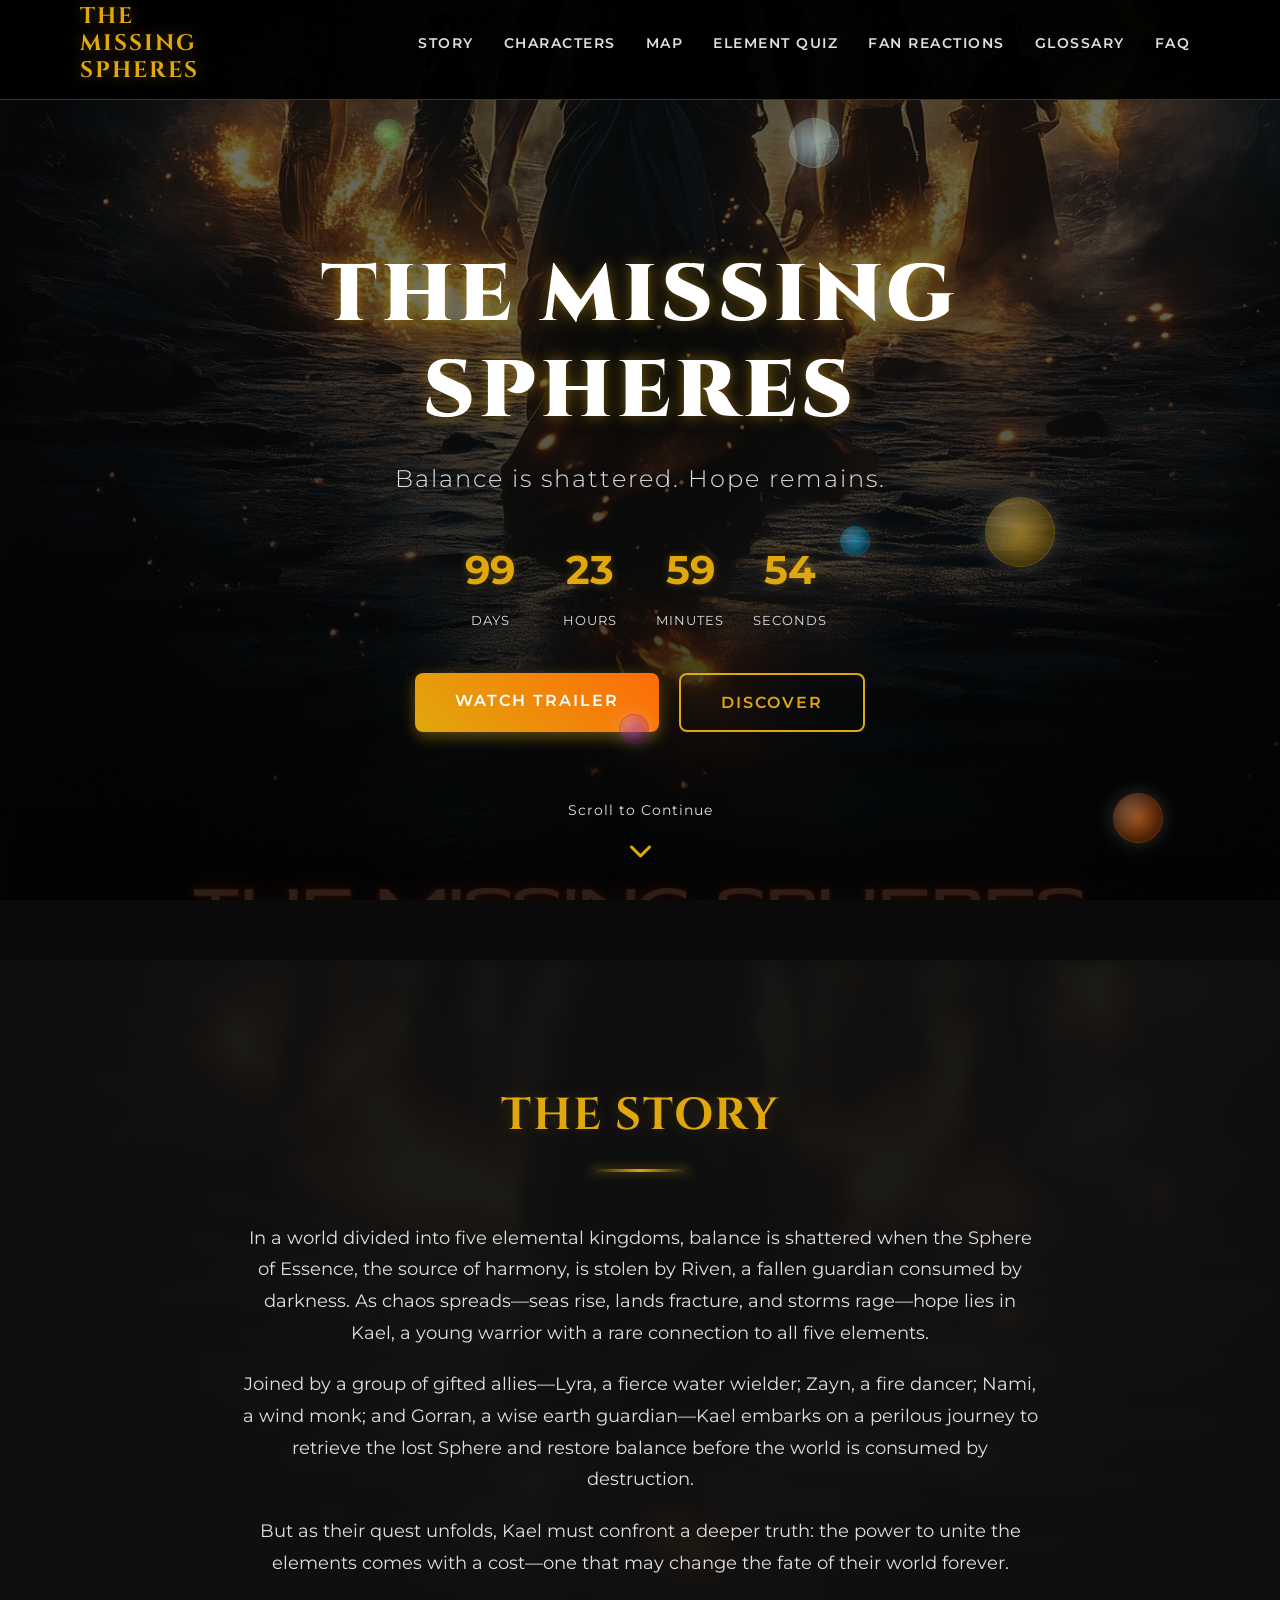
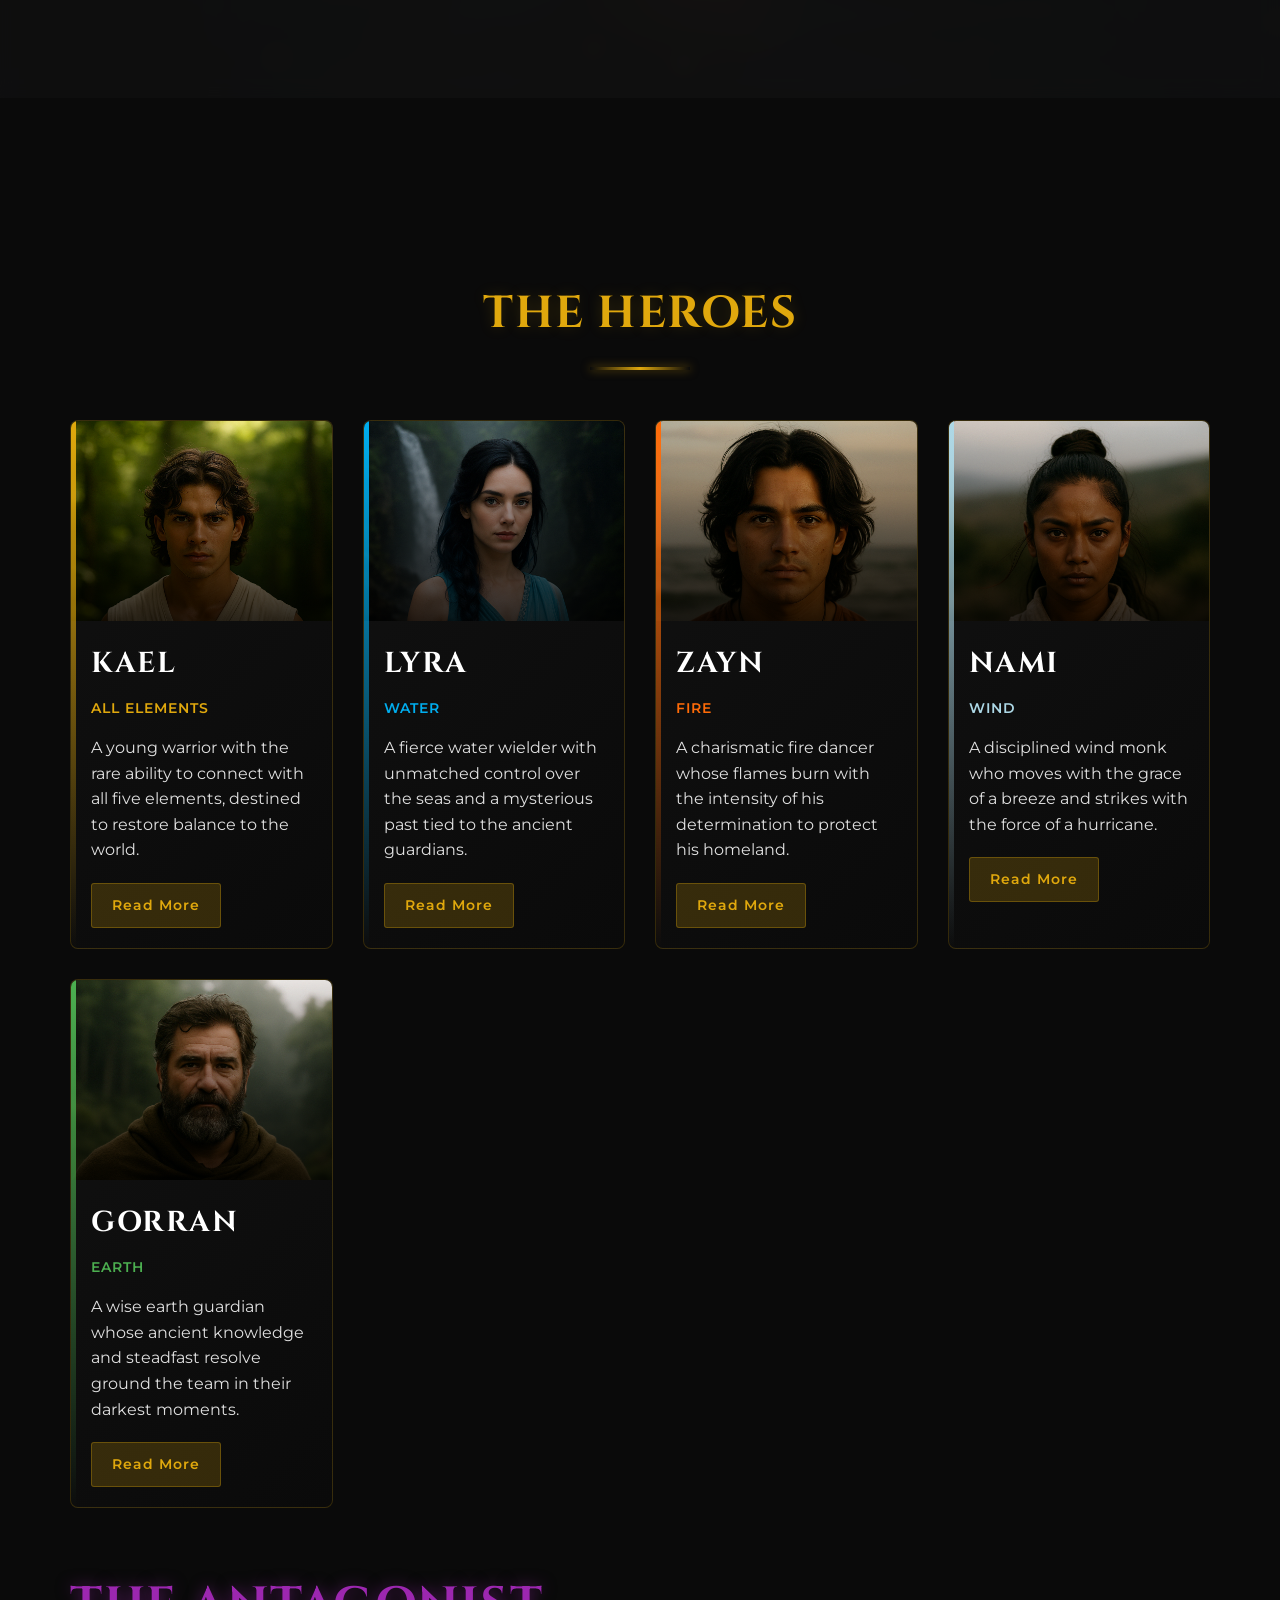
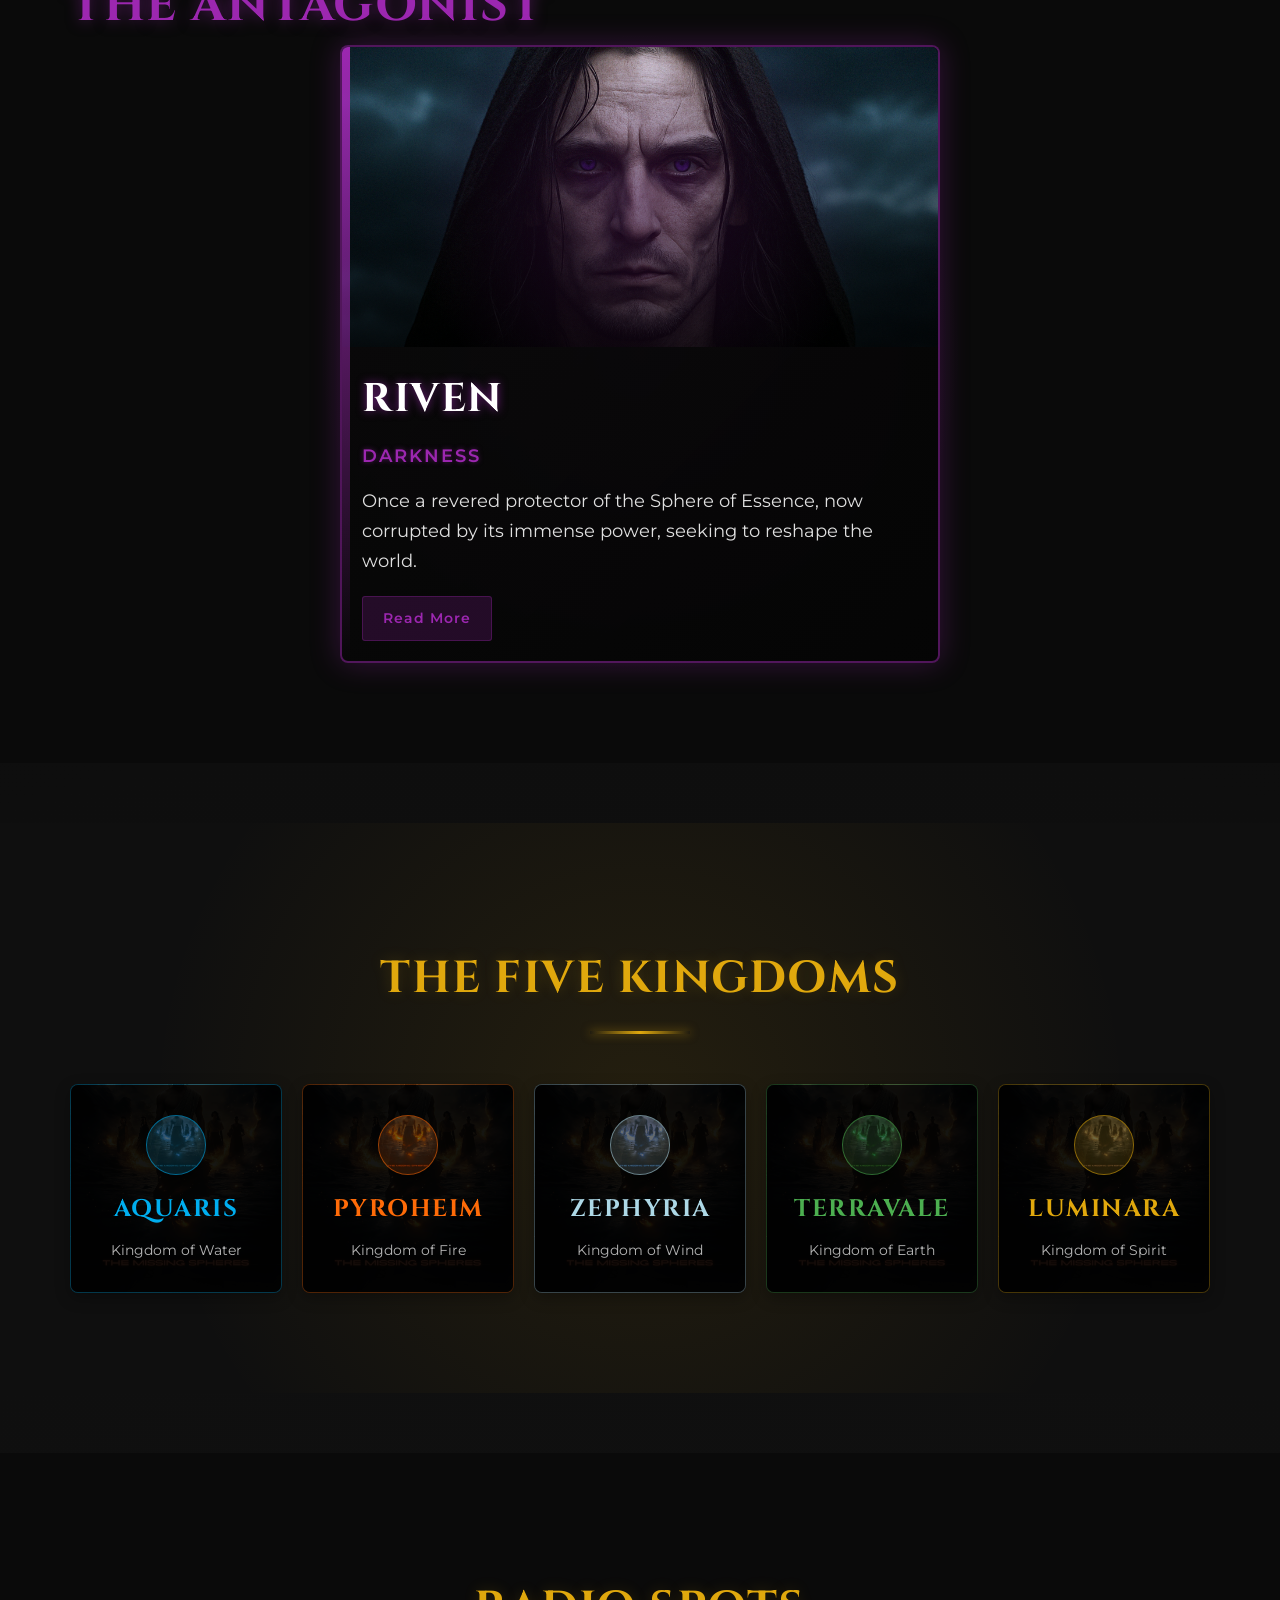
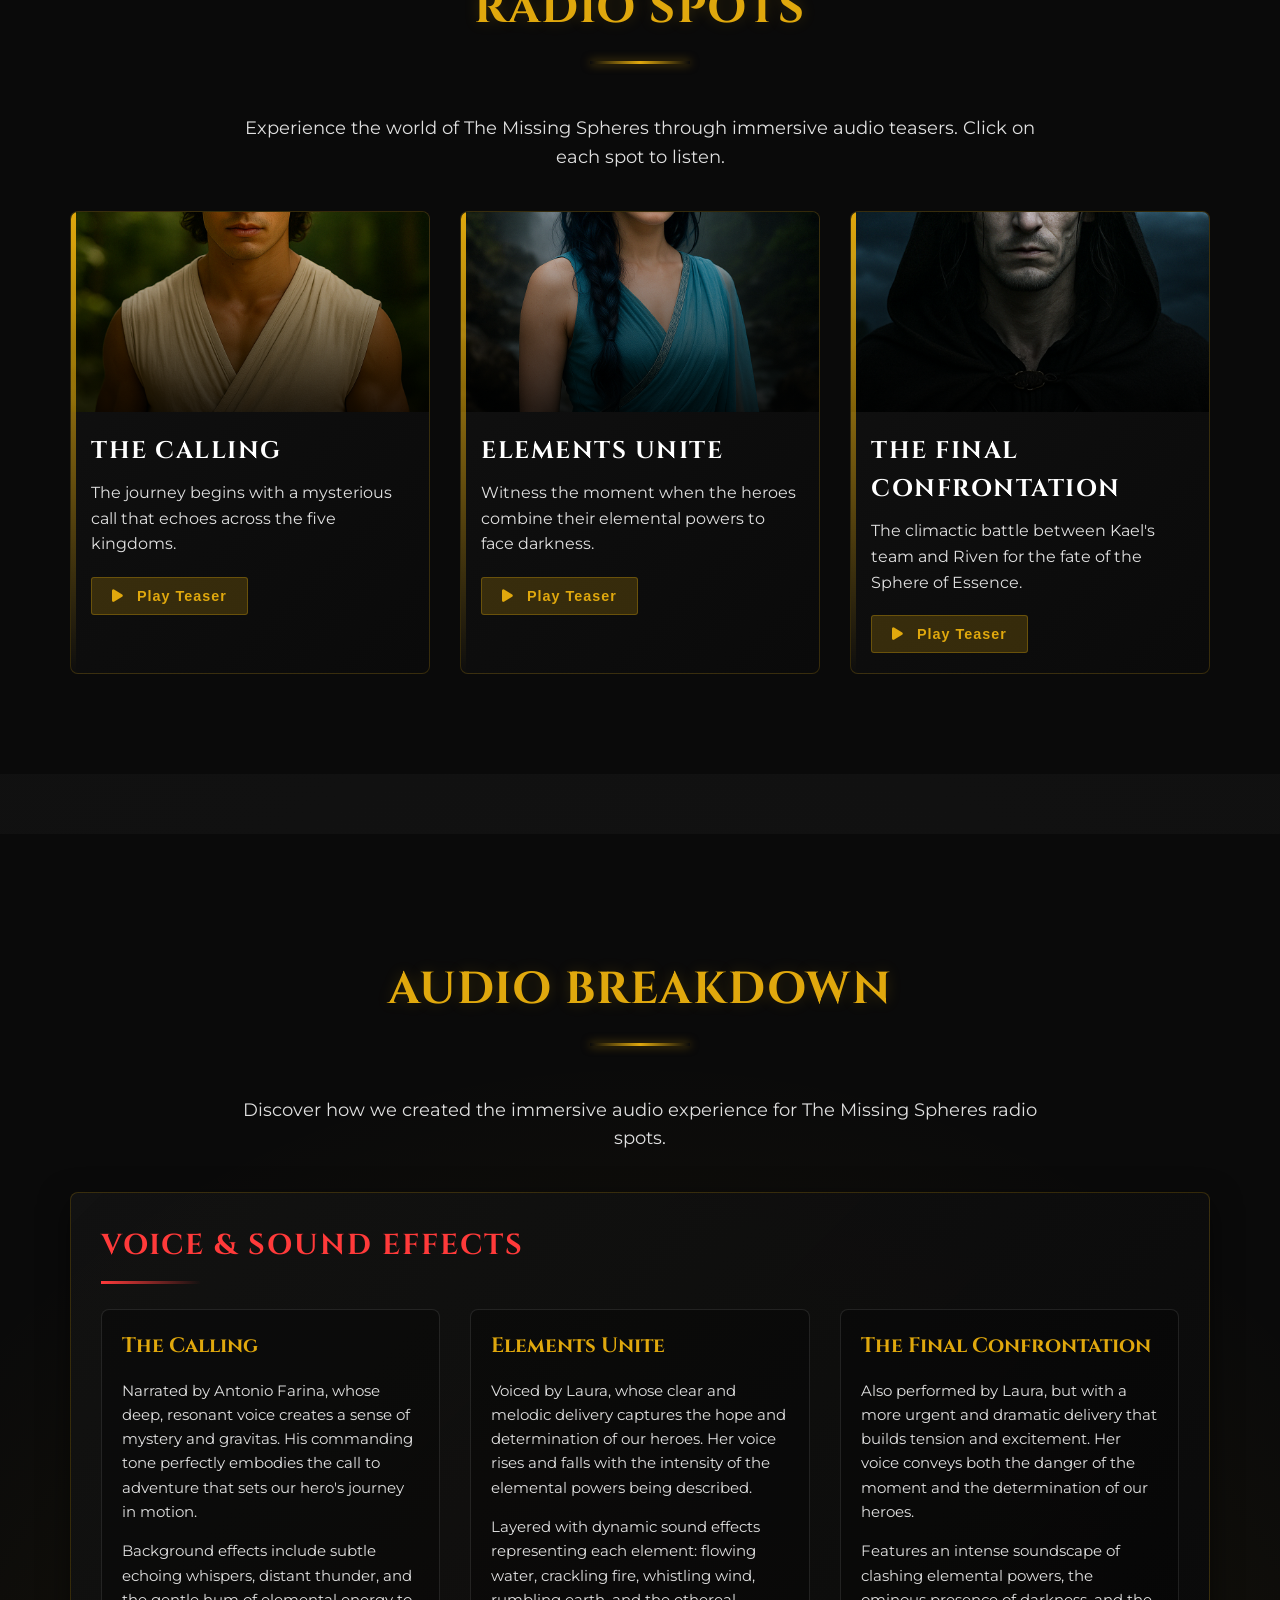
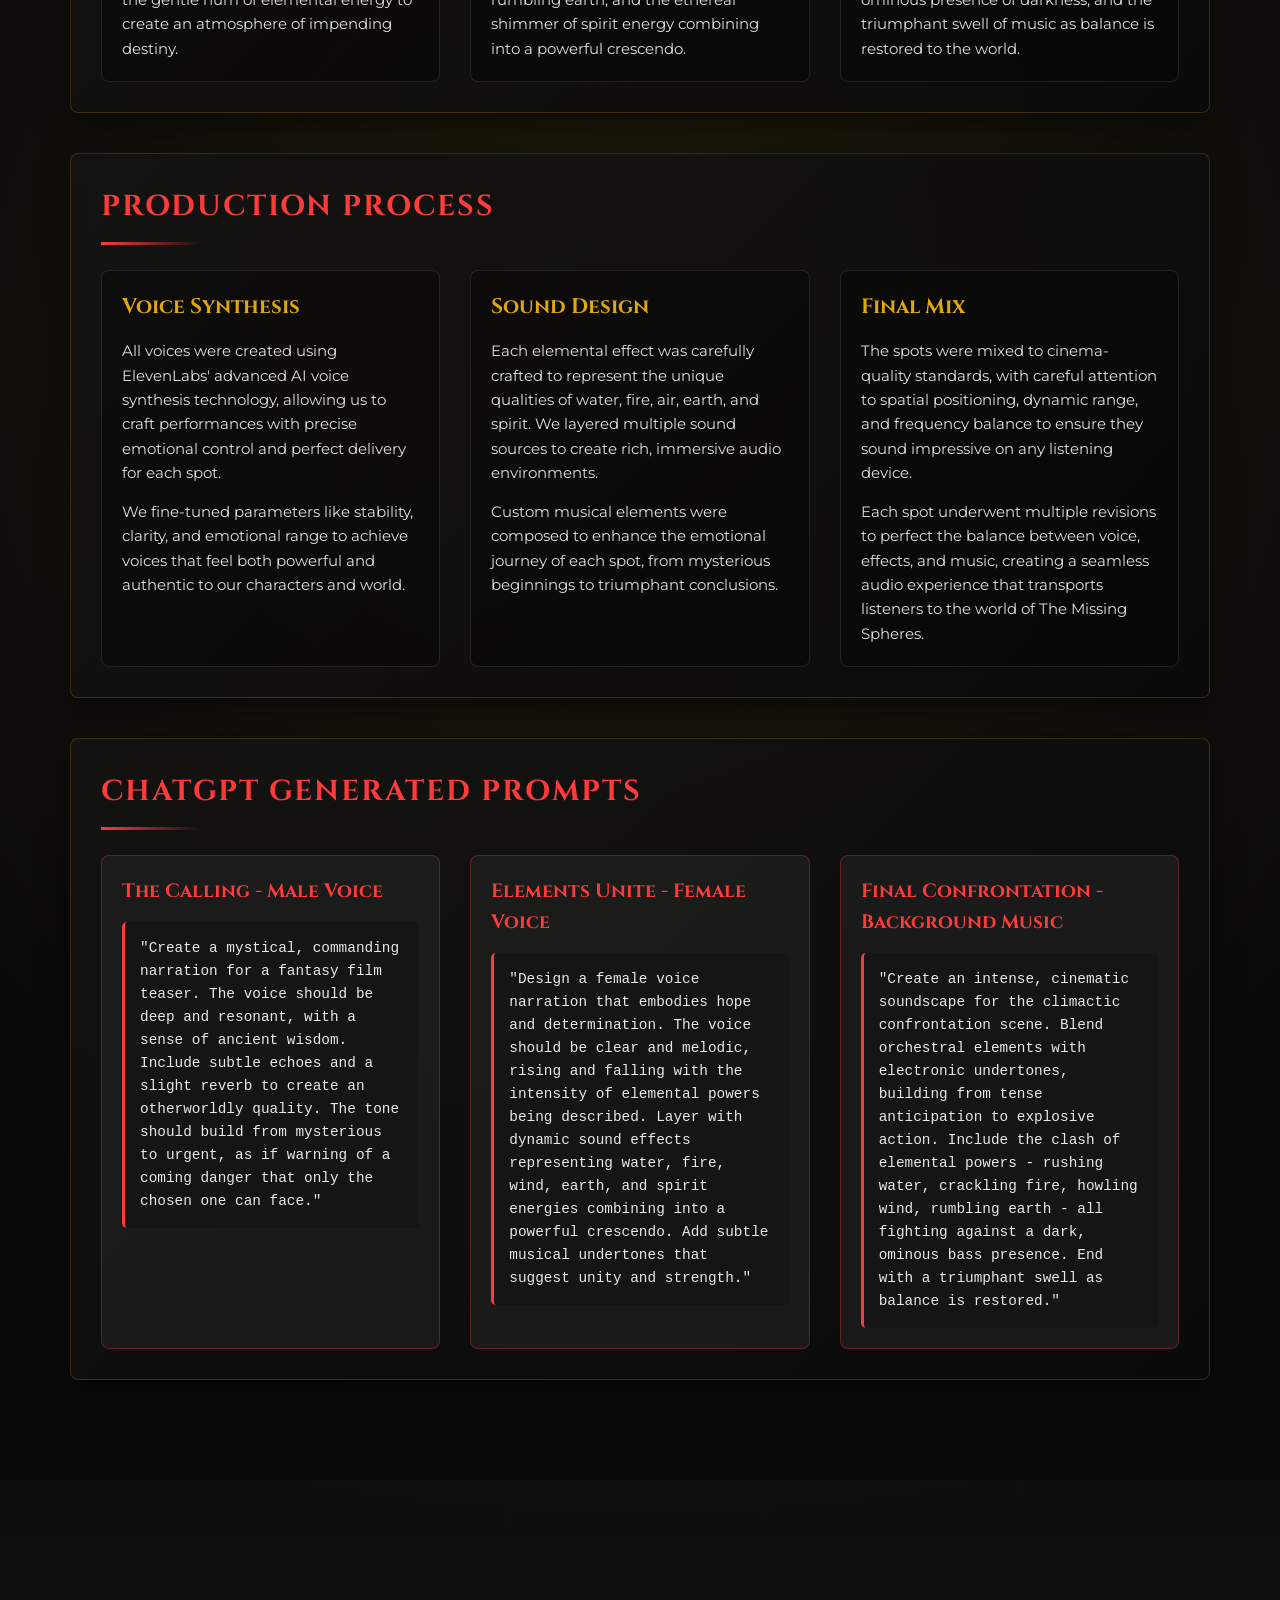
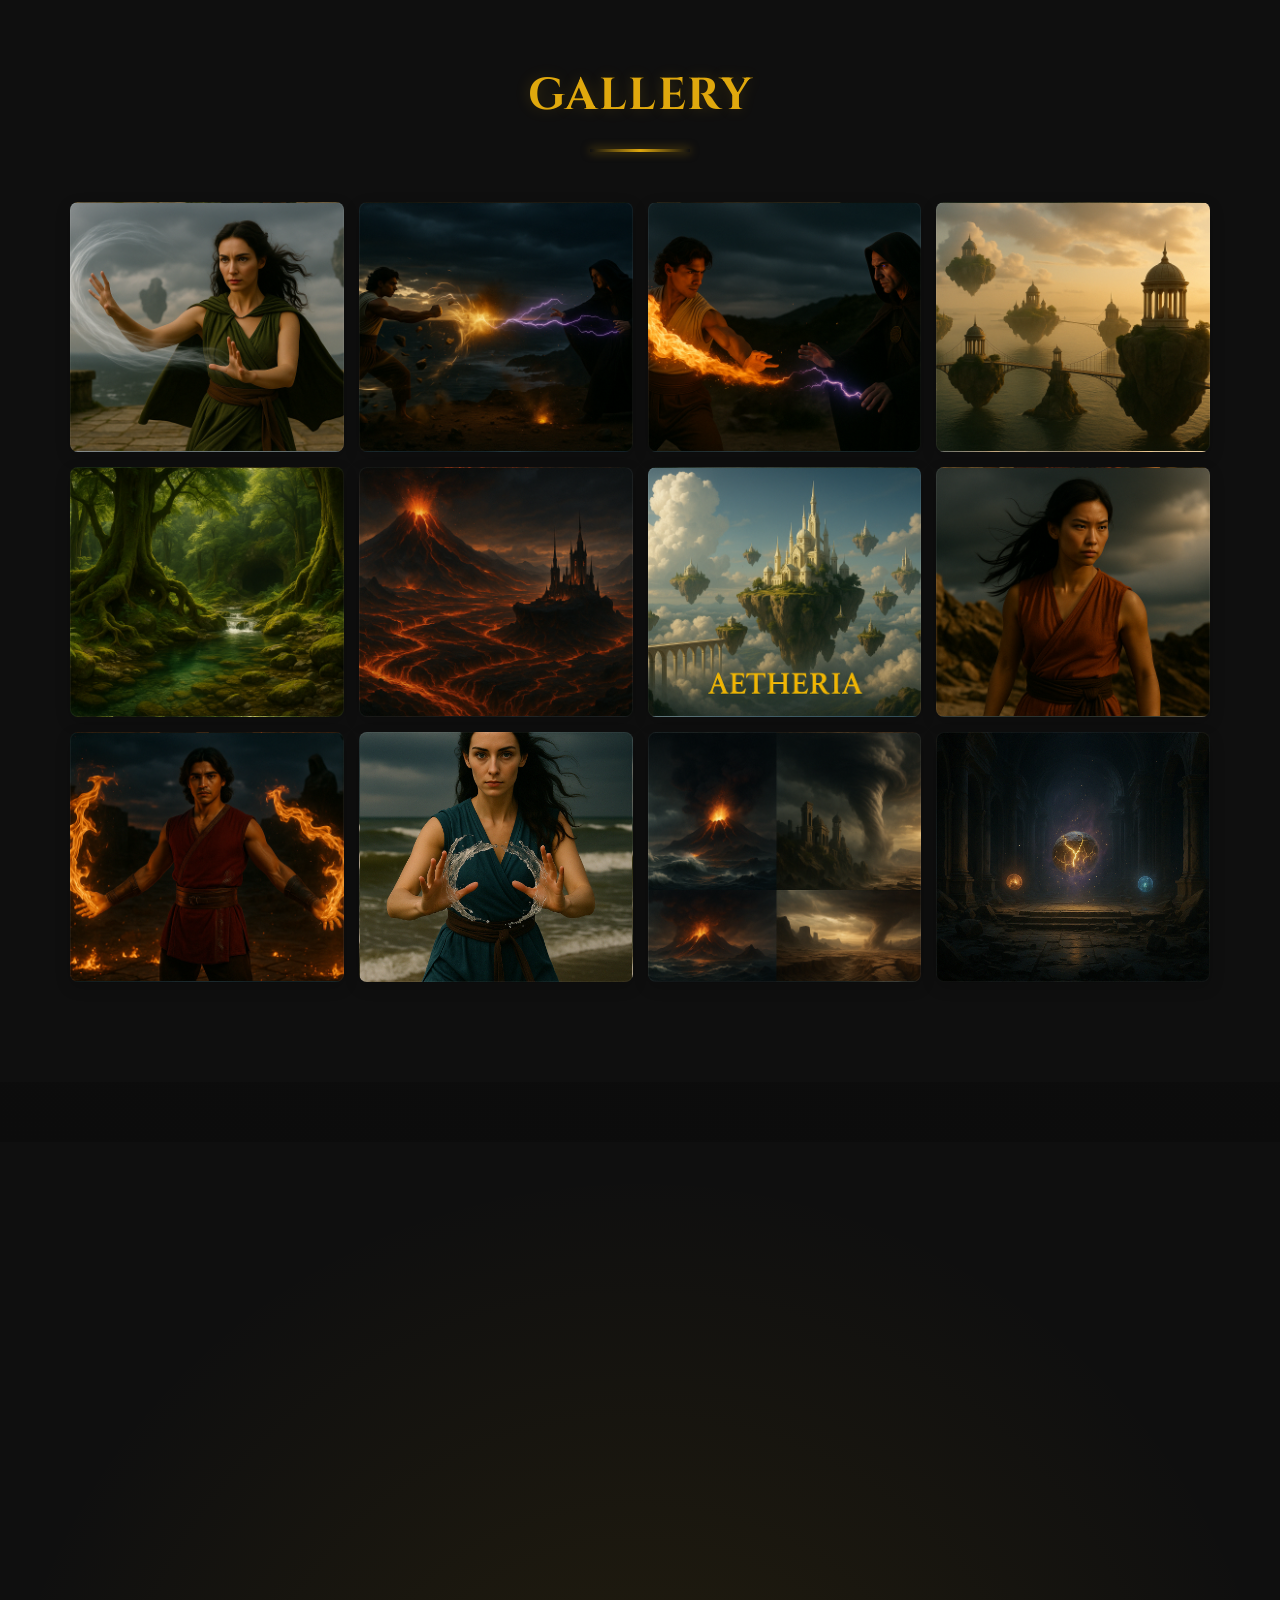
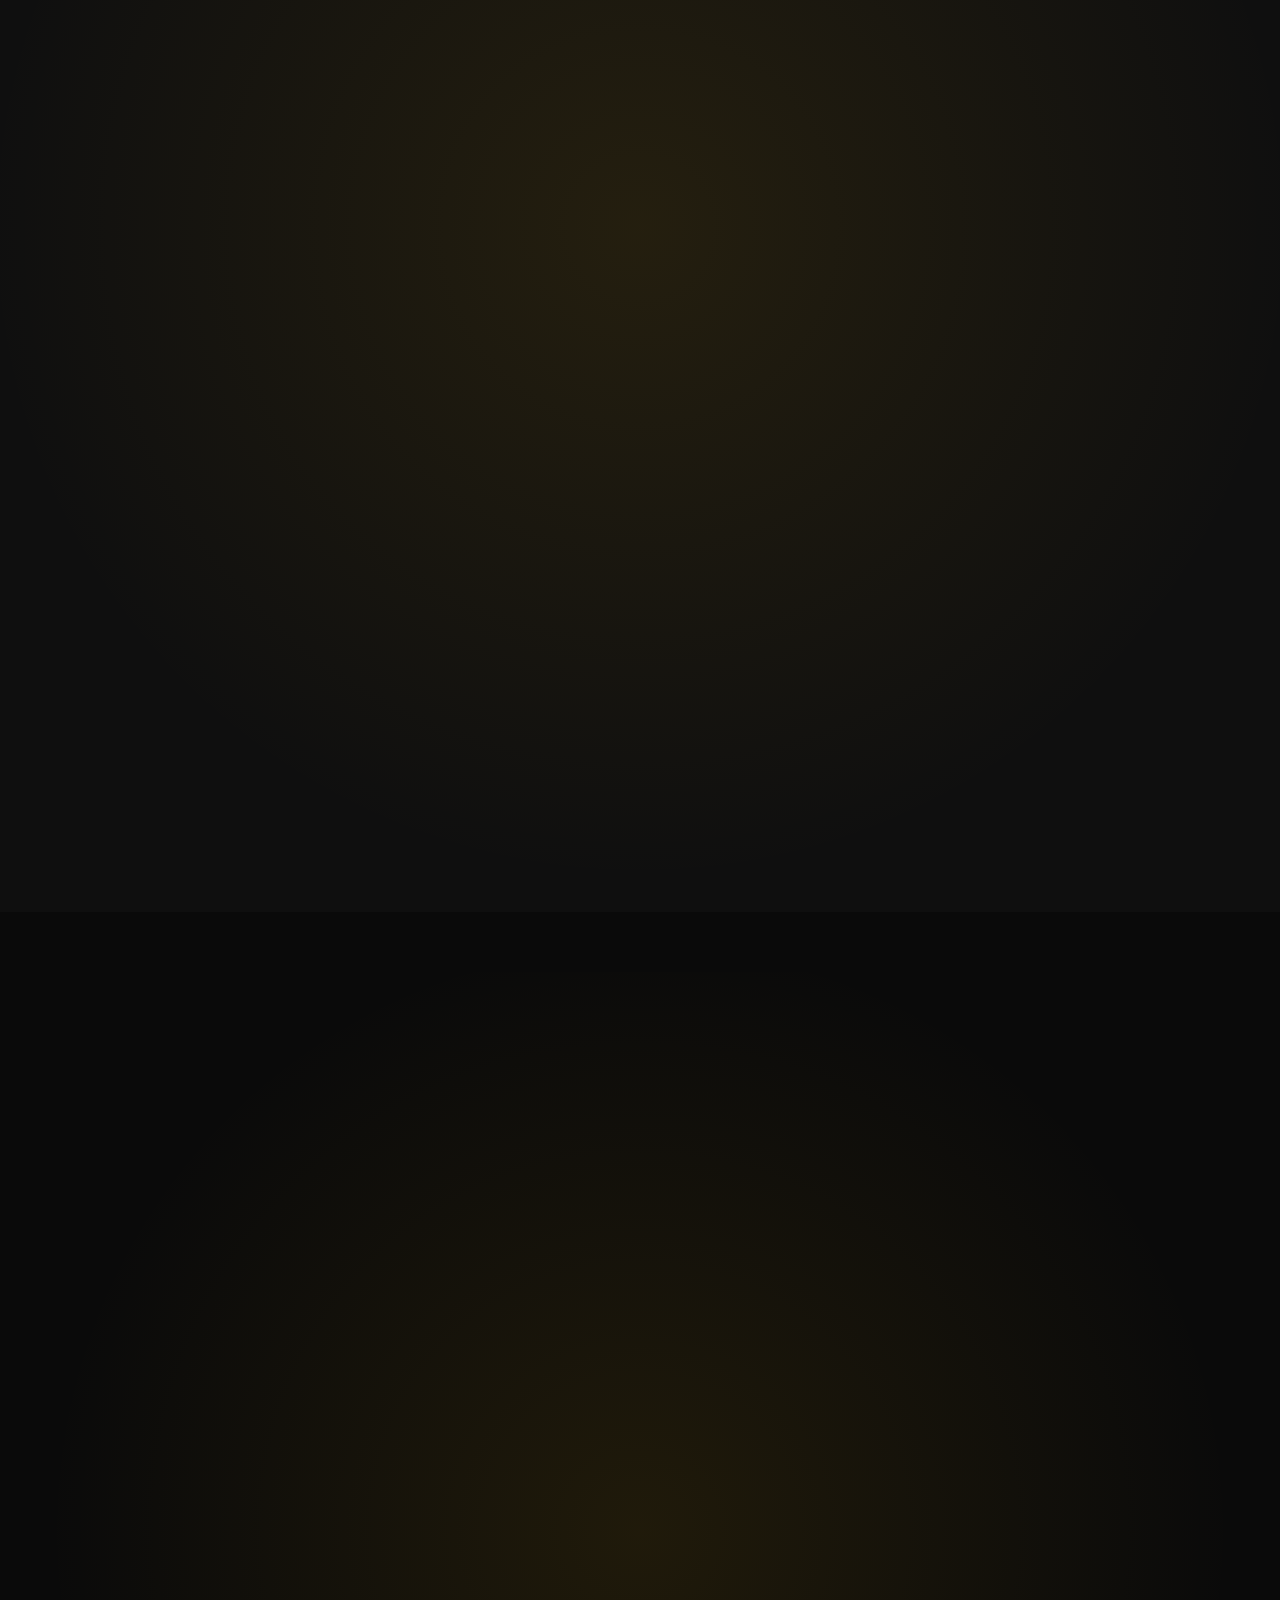
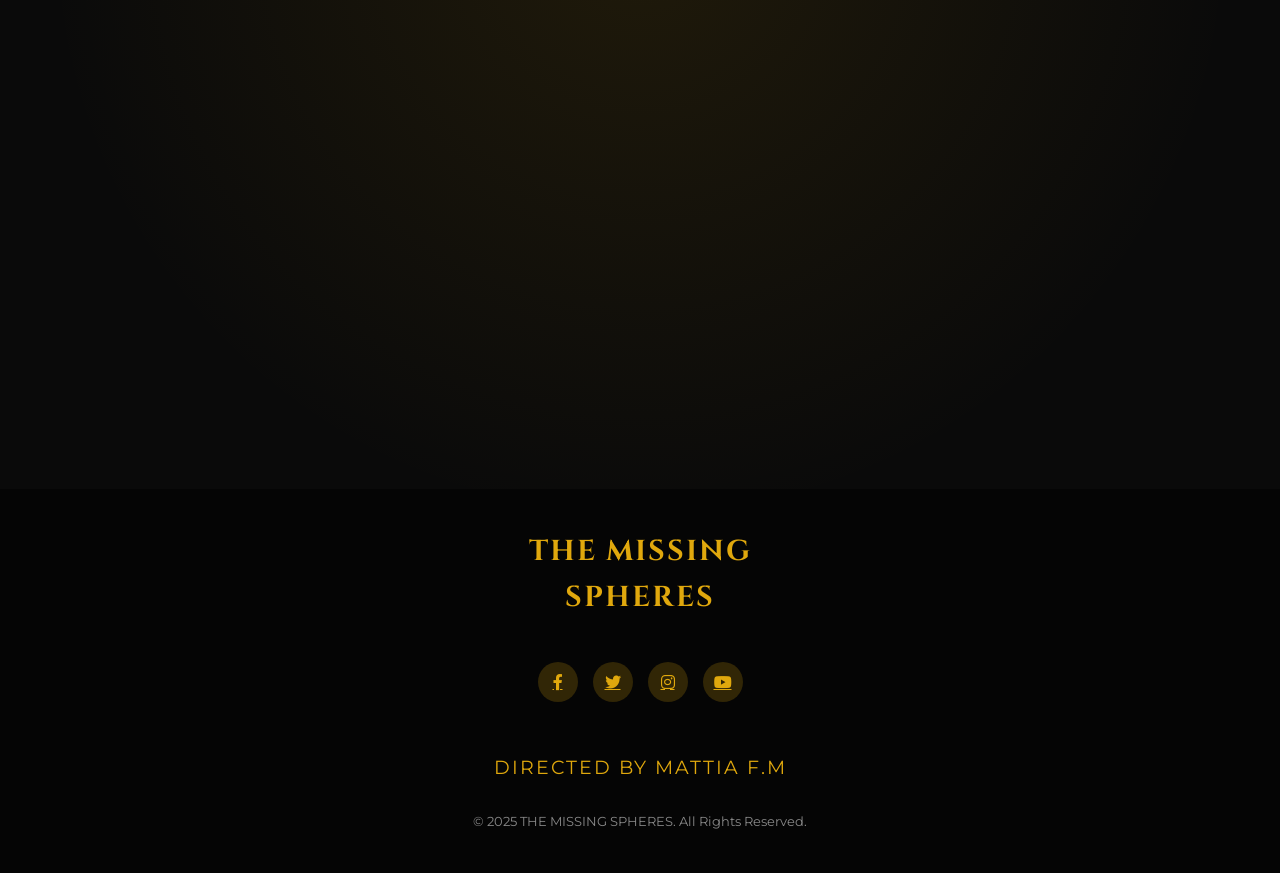
<file: index.html>
<!DOCTYPE html>
<html lang="en">
<head>
    <meta charset="UTF-8">
    <meta name="viewport" content="width=device-width, initial-scale=1.0">
    <title>THE MISSING SPHERES | Official Movie Site</title>
    <link rel="preconnect" href="https://fonts.googleapis.com">
    <link rel="preconnect" href="https://fonts.gstatic.com" crossorigin>
    <link href="https://fonts.googleapis.com/css2?family=Cinzel:wght@400;700;900&family=Montserrat:wght@300;400;600&display=swap" rel="stylesheet">
    <link rel="stylesheet" href="https://cdnjs.cloudflare.com/ajax/libs/font-awesome/6.0.0/css/all.min.css">
    <link rel="stylesheet" href="styles.css">
</head>
<body>
    <!-- Floating Spheres -->
    <div class="floating-spheres-container">
        <div class="floating-sphere" data-size="small" data-color="water"></div>
        <div class="floating-sphere" data-size="medium" data-color="fire"></div>
        <div class="floating-sphere" data-size="large" data-color="spirit"></div>
        <div class="floating-sphere" data-size="small" data-color="earth"></div>
        <div class="floating-sphere" data-size="medium" data-color="air"></div>
        <div class="floating-sphere" data-size="small" data-color="darkness"></div>
    </div>
    
    <!-- Preloader -->
    <div class="preloader" id="preloader">
        <div class="loader">
            <div class="sphere-loader"></div>
            <p>Loading Experience</p>
        </div>
    </div>

    <!-- Navigation -->
    <nav class="main-nav">
        <div class="container">
            <div class="nav-content">
                <div class="logo">THE MISSING<br>SPHERES</div>
                <ul class="nav-links">
                    <li><a href="#story" class="nav-link">Story</a></li>
                    <li><a href="#characters" class="nav-link">Characters</a></li>
                    <li><a href="features/map.html" class="nav-link">Map</a></li>
                    <li><a href="features/quiz.html" class="nav-link">Element Quiz</a></li>
                    <li><a href="social-reactions.html" class="nav-link">Fan Reactions</a></li>
                    <li><a href="features/glossary.html" class="nav-link">Glossary</a></li>
                    <li><a href="features/faq.html" class="nav-link">FAQ</a></li>
                </ul>
                <div class="nav-toggle">
                    <span></span>
                    <span></span>
                    <span></span>
                </div>
            </div>
        </div>
    </nav>
    
    <!-- Hero Section -->
    <header class="hero" id="home">
        <div class="hero-bg" style="background-image: url('3.png')"></div>
        <div class="hero-content">
            <h1 class="main-title">THE MISSING SPHERES</h1>
            <p class="tagline">Balance is shattered. Hope remains.</p>
            
            <!-- Countdown Timer -->
            <div class="countdown-timer">
                <div class="countdown-item">
                    <span class="countdown-number" id="countdown-days">00</span>
                    <span class="countdown-label">Days</span>
                </div>
                <div class="countdown-item">
                    <span class="countdown-number" id="countdown-hours">00</span>
                    <span class="countdown-label">Hours</span>
                </div>
                <div class="countdown-item">
                    <span class="countdown-number" id="countdown-minutes">00</span>
                    <span class="countdown-label">Minutes</span>
                </div>
                <div class="countdown-item">
                    <span class="countdown-number" id="countdown-seconds">00</span>
                    <span class="countdown-label">Seconds</span>
                </div>
            </div>
            
            <div class="cta-buttons">
                <a href="#" class="btn pulse" id="trailer-btn">WATCH TRAILER</a>
                <a href="#story" class="btn btn-secondary">DISCOVER</a>
            </div>
        </div>
        
        <!-- Scroll Indicator -->
        <div class="scroll-indicator">
            <p>Scroll to Continue</p>
            <div class="scroll-arrow">
                <i class="fas fa-chevron-down"></i>
            </div>
        </div>
    </header>

    <!-- Story Section -->
    <section class="synopsis" id="story">
        <div class="container">
            <h2 class="section-title reveal">THE STORY</h2>
            <div class="synopsis-content">
                <p class="reveal">In a world divided into five elemental kingdoms, balance is shattered when the Sphere of Essence, the source of harmony, is stolen by Riven, a fallen guardian consumed by darkness. As chaos spreads—seas rise, lands fracture, and storms rage—hope lies in Kael, a young warrior with a rare connection to all five elements.</p>
                <p class="reveal">Joined by a group of gifted allies—Lyra, a fierce water wielder; Zayn, a fire dancer; Nami, a wind monk; and Gorran, a wise earth guardian—Kael embarks on a perilous journey to retrieve the lost Sphere and restore balance before the world is consumed by destruction.</p>
                <p class="reveal">But as their quest unfolds, Kael must confront a deeper truth: the power to unite the elements comes with a cost—one that may change the fate of their world forever.</p>
            </div>
        </div>
    </section>

    <!-- Characters Section -->
    <section class="characters" id="characters">
        <div class="container">
            <h2 class="section-title reveal">THE HEROES</h2>
            <div class="character-grid">
                <div class="character reveal" data-element="all">
                    <div class="character-image" style="background-image: url('FOTO PERSONAGGI/Kael.png')"></div>
                    <div class="character-info">
                        <h3>KAEL</h3>
                        <p class="character-element">All Elements</p>
                        <p>A young warrior with the rare ability to connect with all five elements, destined to restore balance to the world.</p>
                        <a href="characters/kael.html" class="character-btn">Read More</a>
                    </div>
                </div>
                <div class="character reveal" data-element="water">
                    <div class="character-image" style="background-image: url('FOTO PERSONAGGI/Lyra.png')"></div>
                    <div class="character-info">
                        <h3>LYRA</h3>
                        <p class="character-element">Water</p>
                        <p>A fierce water wielder with unmatched control over the seas and a mysterious past tied to the ancient guardians.</p>
                        <a href="characters/lyra.html" class="character-btn">Read More</a>
                    </div>
                </div>
                <div class="character reveal" data-element="fire">
                    <div class="character-image" style="background-image: url('FOTO PERSONAGGI/Zayn.png')"></div>
                    <div class="character-info">
                        <h3>ZAYN</h3>
                        <p class="character-element">Fire</p>
                        <p>A charismatic fire dancer whose flames burn with the intensity of his determination to protect his homeland.</p>
                        <a href="characters/zayn.html" class="character-btn">Read More</a>
                    </div>
                </div>
                <div class="character reveal" data-element="air">
                    <div class="character-image" style="background-image: url('FOTO PERSONAGGI/Nami.png')"></div>
                    <div class="character-info">
                        <h3>NAMI</h3>
                        <p class="character-element">Wind</p>
                        <p>A disciplined wind monk who moves with the grace of a breeze and strikes with the force of a hurricane.</p>
                        <a href="characters/nami.html" class="character-btn">Read More</a>
                    </div>
                </div>
                <div class="character reveal" data-element="earth">
                    <div class="character-image" style="background-image: url('FOTO PERSONAGGI/Gorran.png')"></div>
                    <div class="character-info">
                        <h3>GORRAN</h3>
                        <p class="character-element">Earth</p>
                        <p>A wise earth guardian whose ancient knowledge and steadfast resolve ground the team in their darkest moments.</p>
                        <a href="characters/gorran.html" class="character-btn">Read More</a>
                    </div>
                </div>
            </div>
            
            <h2 class="villain-title reveal">THE ANTAGONIST</h2>
            <div class="villain-container">
                <div class="character villain reveal" data-element="darkness">
                    <div class="character-image" style="background-image: url('FOTO PERSONAGGI/Riven.png')"></div>
                    <div class="character-info">
                        <h3>RIVEN</h3>
                        <p class="character-element">Darkness</p>
                        <p>Once a revered protector of the Sphere of Essence, now corrupted by its immense power, seeking to reshape the world.</p>
                        <a href="characters/riven.html" class="character-btn villain-btn">Read More</a>
                    </div>
                </div>
            </div>
        </div>
    </section>

    <!-- Kingdoms Section -->
    <section class="elements" id="kingdoms">
        <div class="container">
            <h2 class="section-title reveal">THE FIVE KINGDOMS</h2>
            <div class="elements-grid">
                <div class="element-card water reveal">
                    <div class="element-icon"></div>
                    <h3>AQUARIS</h3>
                    <p>Kingdom of Water</p>
                    <div class="element-overlay">
                        <p>A realm of vast oceans and floating cities, where the people have adapted to life both above and below the waves.</p>
                    </div>
                </div>
                <div class="element-card fire reveal">
                    <div class="element-icon"></div>
                    <h3>PYROHEIM</h3>
                    <p>Kingdom of Fire</p>
                    <div class="element-overlay">
                        <p>A land of volcanic mountains and eternal flames, where the inhabitants harness heat for creation and power.</p>
                    </div>
                </div>
                <div class="element-card air reveal">
                    <div class="element-icon"></div>
                    <h3>ZEPHYRIA</h3>
                    <p>Kingdom of Wind</p>
                    <div class="element-overlay">
                        <p>A domain of floating islands and cloud cities, where the people have mastered the art of flight and weather manipulation.</p>
                    </div>
                </div>
                <div class="element-card earth reveal">
                    <div class="element-icon"></div>
                    <h3>TERRAVALE</h3>
                    <p>Kingdom of Earth</p>
                    <div class="element-overlay">
                        <p>A territory of lush forests and crystal caves, where the inhabitants live in harmony with the land and its creatures.</p>
                    </div>
                </div>
                <div class="element-card spirit reveal">
                    <div class="element-icon"></div>
                    <h3>LUMINARA</h3>
                    <p>Kingdom of Spirit</p>
                    <div class="element-overlay">
                        <p>A mystical realm where the physical and spiritual worlds intersect, home to the keepers of ancient wisdom and cosmic energy.</p>
                    </div>
                </div>
            </div>
        </div>
    </section>

    <!-- Radio Spots Section -->
    <section class="radio-spots" id="radio-spots">
        <div class="container">
            <h2 class="section-title reveal">RADIO SPOTS</h2>
            <p class="section-intro reveal">Experience the world of The Missing Spheres through immersive audio teasers. Click on each spot to listen.</p>
            
            <div class="radio-spots-grid">
                <!-- Radio Spot 1 -->
                <div class="radio-spot reveal" data-spot="spot1">
                    <div class="radio-spot-image" style="background-image: url('FOTO PERSONAGGI/Kael.png')"></div>
                    <div class="radio-spot-info">
                        <h3>THE CALLING</h3>
                        <p>The journey begins with a mysterious call that echoes across the five kingdoms.</p>
                        <button class="radio-spot-btn">
                            <i class="fas fa-play"></i> Play Teaser
                        </button>
                    </div>
                </div>
                
                <!-- Radio Spot 2 -->
                <div class="radio-spot reveal" data-spot="spot2">
                    <div class="radio-spot-image" style="background-image: url('FOTO PERSONAGGI/Lyra.png')"></div>
                    <div class="radio-spot-info">
                        <h3>ELEMENTS UNITE</h3>
                        <p>Witness the moment when the heroes combine their elemental powers to face darkness.</p>
                        <button class="radio-spot-btn">
                            <i class="fas fa-play"></i> Play Teaser
                        </button>
                    </div>
                </div>
                
                <!-- Radio Spot 3 -->
                <div class="radio-spot reveal" data-spot="spot3">
                    <div class="radio-spot-image" style="background-image: url('FOTO PERSONAGGI/Riven.png')"></div>
                    <div class="radio-spot-info">
                        <h3>THE FINAL CONFRONTATION</h3>
                        <p>The climactic battle between Kael's team and Riven for the fate of the Sphere of Essence.</p>
                        <button class="radio-spot-btn">
                            <i class="fas fa-play"></i> Play Teaser
                        </button>
                    </div>
                </div>
            </div>
        </div>
    </section>

    <!-- Audio Breakdown Section -->
    <section class="audio-breakdown" id="audio-breakdown">
        <div class="container">
            <h2 class="section-title reveal">AUDIO BREAKDOWN</h2>
            <p class="section-intro reveal">Discover how we created the immersive audio experience for The Missing Spheres radio spots.</p>
            
            <div class="audio-breakdown-container">
                <!-- Voice & Sound Effects -->
                <div class="audio-breakdown-card reveal">
                    <h3 class="audio-breakdown-title">VOICE & SOUND EFFECTS</h3>
                    <div class="audio-breakdown-content">
                        <div class="audio-breakdown-item">
                            <h4>The Calling</h4>
                            <p>Narrated by Antonio Farina, whose deep, resonant voice creates a sense of mystery and gravitas. His commanding tone perfectly embodies the call to adventure that sets our hero's journey in motion.</p>
                            <p>Background effects include subtle echoing whispers, distant thunder, and the gentle hum of elemental energy to create an atmosphere of impending destiny.</p>
                        </div>
                        
                        <div class="audio-breakdown-item">
                            <h4>Elements Unite</h4>
                            <p>Voiced by Laura, whose clear and melodic delivery captures the hope and determination of our heroes. Her voice rises and falls with the intensity of the elemental powers being described.</p>
                            <p>Layered with dynamic sound effects representing each element: flowing water, crackling fire, whistling wind, rumbling earth, and the ethereal shimmer of spirit energy combining into a powerful crescendo.</p>
                        </div>
                        
                        <div class="audio-breakdown-item">
                            <h4>The Final Confrontation</h4>
                            <p>Also performed by Laura, but with a more urgent and dramatic delivery that builds tension and excitement. Her voice conveys both the danger of the moment and the determination of our heroes.</p>
                            <p>Features an intense soundscape of clashing elemental powers, the ominous presence of darkness, and the triumphant swell of music as balance is restored to the world.</p>
                        </div>
                    </div>
                </div>
                
                <!-- Production Process -->
                <div class="audio-breakdown-card reveal">
                    <h3 class="audio-breakdown-title">PRODUCTION PROCESS</h3>
                    <div class="audio-breakdown-content">
                        <div class="audio-breakdown-item">
                            <h4>Voice Synthesis</h4>
                            <p>All voices were created using ElevenLabs' advanced AI voice synthesis technology, allowing us to craft performances with precise emotional control and perfect delivery for each spot.</p>
                            <p>We fine-tuned parameters like stability, clarity, and emotional range to achieve voices that feel both powerful and authentic to our characters and world.</p>
                        </div>
                        
                        <div class="audio-breakdown-item">
                            <h4>Sound Design</h4>
                            <p>Each elemental effect was carefully crafted to represent the unique qualities of water, fire, air, earth, and spirit. We layered multiple sound sources to create rich, immersive audio environments.</p>
                            <p>Custom musical elements were composed to enhance the emotional journey of each spot, from mysterious beginnings to triumphant conclusions.</p>
                        </div>
                        
                        <div class="audio-breakdown-item">
                            <h4>Final Mix</h4>
                            <p>The spots were mixed to cinema-quality standards, with careful attention to spatial positioning, dynamic range, and frequency balance to ensure they sound impressive on any listening device.</p>
                            <p>Each spot underwent multiple revisions to perfect the balance between voice, effects, and music, creating a seamless audio experience that transports listeners to the world of The Missing Spheres.</p>
                        </div>
                    </div>
                </div>
                
                <!-- ChatGPT Generated Prompts -->
                <div class="audio-breakdown-card reveal">
                    <h3 class="audio-breakdown-title">CHATGPT GENERATED PROMPTS</h3>
                    <div class="audio-breakdown-content">
                        <div class="audio-breakdown-item prompt-item">
                            <h4>The Calling - Male Voice</h4>
                            <div class="prompt-text">
                                <p>"Create a mystical, commanding narration for a fantasy film teaser. The voice should be deep and resonant, with a sense of ancient wisdom. Include subtle echoes and a slight reverb to create an otherworldly quality. The tone should build from mysterious to urgent, as if warning of a coming danger that only the chosen one can face."</p>
                            </div>
                        </div>
                        
                        <div class="audio-breakdown-item prompt-item">
                            <h4>Elements Unite - Female Voice</h4>
                            <div class="prompt-text">
                                <p>"Design a female voice narration that embodies hope and determination. The voice should be clear and melodic, rising and falling with the intensity of elemental powers being described. Layer with dynamic sound effects representing water, fire, wind, earth, and spirit energies combining into a powerful crescendo. Add subtle musical undertones that suggest unity and strength."</p>
                            </div>
                        </div>
                        
                        <div class="audio-breakdown-item prompt-item">
                            <h4>Final Confrontation - Background Music</h4>
                            <div class="prompt-text">
                                <p>"Create an intense, cinematic soundscape for the climactic confrontation scene. Blend orchestral elements with electronic undertones, building from tense anticipation to explosive action. Include the clash of elemental powers - rushing water, crackling fire, howling wind, rumbling earth - all fighting against a dark, ominous bass presence. End with a triumphant swell as balance is restored."</p>
                            </div>
                        </div>
                    </div>
                </div>
            </div>
        </div>
    </section>

    <!-- Gallery Section -->
    <section class="gallery" id="gallery">
        <div class="container">
            <h2 class="section-title reveal">GALLERY</h2>
            <div class="gallery-grid">
                <div class="gallery-item reveal" style="background-image: url('Foto per gallery e social comment/ChatGPT Image Apr 29, 2025, 04_53_43 AM.png')"></div>
                <div class="gallery-item reveal" style="background-image: url('Foto per gallery e social comment/ChatGPT Image Apr 29, 2025, 04_54_15 AM.png')"></div>
                <div class="gallery-item reveal" style="background-image: url('Foto per gallery e social comment/ChatGPT Image Apr 29, 2025, 04_54_20 AM.png')"></div>
                <div class="gallery-item reveal" style="background-image: url('Foto per gallery e social comment/ChatGPT Image Apr 29, 2025, 04_54_49 AM.png')"></div>
                <div class="gallery-item reveal" style="background-image: url('Foto per gallery e social comment/ChatGPT Image Apr 29, 2025, 04_55_07 AM.png')"></div>
                <div class="gallery-item reveal" style="background-image: url('Foto per gallery e social comment/ChatGPT Image Apr 29, 2025, 04_55_09 AM.png')"></div>
                <div class="gallery-item reveal" style="background-image: url('Foto per gallery e social comment/ChatGPT Image Apr 29, 2025, 04_55_11 AM.png')"></div>
                <div class="gallery-item reveal" style="background-image: url('Foto per gallery e social comment/ChatGPT Image Apr 29, 2025, 04_55_36 AM.png')"></div>
                <div class="gallery-item reveal" style="background-image: url('Foto per gallery e social comment/ChatGPT Image Apr 29, 2025, 04_55_41 AM.png')"></div>
                <div class="gallery-item reveal" style="background-image: url('Foto per gallery e social comment/ChatGPT Image Apr 29, 2025, 04_55_45 AM.png')"></div>
                <div class="gallery-item reveal" style="background-image: url('Foto per gallery e social comment/ChatGPT Image Apr 29, 2025, 04_55_54 AM.png')"></div>
                <div class="gallery-item reveal" style="background-image: url('Foto per gallery e social comment/ChatGPT Image Apr 29, 2025, 04_56_42 AM.png')"></div>
            </div>
        </div>
    </section>
    
    <!-- Features Highlight Section -->
    <section class="features-highlight" id="features">
        <div class="container">
            <h2 class="section-title reveal">EXPLORE THE UNIVERSE</h2>
            <p class="section-intro reveal">Dive deeper into the world of The Missing Spheres with these interactive features.</p>
            
            <div class="features-grid">
                <div class="feature-card reveal">
                    <div class="feature-icon"><i class="fas fa-map"></i></div>
                    <h3>INTERACTIVE MAP</h3>
                    <p>Explore the five elemental kingdoms in detail with our interactive map. Discover the unique landscapes, capitals, and guardians of each realm.</p>
                    <a href="features/map.html" class="feature-btn">Explore Map</a>
                </div>
                
                <div class="feature-card reveal">
                    <div class="feature-icon"><i class="fas fa-question-circle"></i></div>
                    <h3>ELEMENT QUIZ</h3>
                    <p>Which elemental power flows through your veins? Take our quiz to discover which of the five elements you're most aligned with.</p>
                    <a href="features/quiz.html" class="feature-btn">Take Quiz</a>
                </div>
                
                <div class="feature-card reveal">
                    <div class="feature-icon"><i class="fas fa-book"></i></div>
                    <h3>WORLD GLOSSARY</h3>
                    <p>Delve into the rich terminology and lore of The Missing Spheres universe. Learn about characters, locations, artifacts, and concepts.</p>
                    <a href="features/glossary.html" class="feature-btn">Read Glossary</a>
                </div>
                
                <div class="feature-card reveal">
                    <div class="feature-icon"><i class="fas fa-comments"></i></div>
                    <h3>FAN REACTIONS</h3>
                    <p>See what fans are saying about The Missing Spheres across social media platforms. Discover reactions to characters, plot twists, and visual effects.</p>
                    <a href="social-reactions.html" class="feature-btn">View Reactions</a>
                </div>
                
                <div class="feature-card reveal">
                    <div class="feature-icon"><i class="fas fa-info-circle"></i></div>
                    <h3>FAQ</h3>
                    <p>Find answers to common questions about The Missing Spheres movie and the world of cinema. Everything you need to know in one place.</p>
                    <a href="features/faq.html" class="feature-btn">View FAQ</a>
                </div>
            </div>
        </div>
    </section>
    
    <!-- Credits & Sponsors Section -->
    <section class="credits-sponsors" id="credits-sponsors">
        <div class="container">
            <h2 class="section-title reveal">CREDITS & SPONSORS</h2>
            <p class="section-intro reveal">The talented individuals and organizations that brought The Missing Spheres to life.</p>
            
            <div class="credits-sponsors-grid">
                <!-- Credits Column -->
                <div class="credits-column reveal">
                    <h3>CREDITS</h3>
                    <div class="credits-list">
                        <div class="credit-item">
                            <span class="credit-role">Director</span>
                            <span class="credit-name">Mattia F.M</span>
                        </div>
                        <div class="credit-item">
                            <span class="credit-role">Producer</span>
                            <span class="credit-name">Alessandro Rossi</span>
                        </div>
                        <div class="credit-item">
                            <span class="credit-role">Screenplay</span>
                            <span class="credit-name">Sofia Bianchi</span>
                        </div>
                        <div class="credit-item">
                            <span class="credit-role">Cinematography</span>
                            <span class="credit-name">Marco Esposito</span>
                        </div>
                        <div class="credit-item">
                            <span class="credit-role">Music Composer</span>
                            <span class="credit-name">Luca Romano</span>
                        </div>
                        <div class="credit-item">
                            <span class="credit-role">Production Design</span>
                            <span class="credit-name">Giulia Marino</span>
                        </div>
                        <div class="credit-item">
                            <span class="credit-role">Costume Design</span>
                            <span class="credit-name">Francesca Ricci</span>
                        </div>
                        <div class="credit-item">
                            <span class="credit-role">Visual Effects</span>
                            <span class="credit-name">Davide Conti</span>
                        </div>
                        <div class="credit-item">
                            <span class="credit-role">Editing</span>
                            <span class="credit-name">Elena Ferrara</span>
                        </div>
                    </div>
                </div>
                
                <!-- Sponsors Column -->
                <div class="sponsors-column reveal">
                    <h3>SPONSORS</h3>
                    <div class="sponsors-grid">
                        <div class="sponsor-item">
                            <div class="sponsor-logo">
                                <i class="fas fa-film"></i>
                            </div>
                            <p class="sponsor-name">CinemaItalia</p>
                        </div>
                        <div class="sponsor-item">
                            <div class="sponsor-logo">
                                <i class="fas fa-tv"></i>
                            </div>
                            <p class="sponsor-name">MediaVision</p>
                        </div>
                        <div class="sponsor-item">
                            <div class="sponsor-logo">
                                <i class="fas fa-camera"></i>
                            </div>
                            <p class="sponsor-name">StudioLux</p>
                        </div>
                        <div class="sponsor-item">
                            <div class="sponsor-logo">
                                <i class="fas fa-headphones"></i>
                            </div>
                            <p class="sponsor-name">AudioPro</p>
                        </div>
                        <div class="sponsor-item">
                            <div class="sponsor-logo">
                                <i class="fas fa-palette"></i>
                            </div>
                            <p class="sponsor-name">VisualArts</p>
                        </div>
                        <div class="sponsor-item">
                            <div class="sponsor-logo">
                                <i class="fas fa-building"></i>
                            </div>
                            <p class="sponsor-name">FilmFund</p>
                        </div>
                    </div>
                </div>
            </div>
        </div>
    </section>

    <!-- Footer -->
    <footer>
        <div class="container">
            <div class="footer-content">
                <div class="footer-logo">THE MISSING<br>SPHERES</div>
                <div class="social-links">
                    <a href="#" class="social-link"><i class="fab fa-facebook-f"></i></a>
                    <a href="#" class="social-link"><i class="fab fa-twitter"></i></a>
                    <a href="#" class="social-link"><i class="fab fa-instagram"></i></a>
                    <a href="#" class="social-link"><i class="fab fa-youtube"></i></a>
                </div>
                <p class="directed-by">DIRECTED BY MATTIA F.M</p>
                <p class="copyright">&copy; 2025 THE MISSING SPHERES. All Rights Reserved.</p>
            </div>
        </div>
    </footer>

    <!-- Back to Top Button -->
    <a href="#home" class="back-to-top">
        <i class="fas fa-arrow-up"></i>
    </a>

    <!-- Trailer Modal -->
    <div class="modal" id="trailer-modal">
        <div class="modal-content">
            <span class="close-modal">&times;</span>
            <h2>Official Trailer</h2>
            <div class="video-container">
                <iframe id="trailer-video" src="" frameborder="0" allowfullscreen></iframe>
            </div>
        </div>
    </div>


    <!-- Radio Spot Modal -->
    <div class="modal" id="radio-spot-modal">
        <div class="modal-content">
            <span class="close-modal">&times;</span>
            <h2 id="radio-spot-title">Radio Spot Title</h2>
            <div class="audio-container">
                <div class="audio-player">
                    <div class="player-controls">
                        <button id="play-pause-btn" class="play-pause-btn">
                            <i class="fas fa-play"></i>
                        </button>
                        <div class="progress-container">
                            <div class="progress-bar">
                                <div class="progress" id="progress"></div>
                            </div>
                            <div class="time-display">
                                <span id="current-time">0:00</span> / <span id="duration">0:00</span>
                            </div>
                        </div>
                        <div class="volume-container">
                            <button id="mute-btn" class="mute-btn">
                                <i class="fas fa-volume-up"></i>
                            </button>
                            <div class="volume-slider">
                                <input type="range" id="volume" min="0" max="1" step="0.1" value="1">
                            </div>
                        </div>
                    </div>
                    <audio id="audio-player" preload="metadata"></audio>
                </div>
                <div class="audio-info">
                    <p id="audio-description"></p>
                </div>
            </div>
        </div>
    </div>

    <script>
        // Immediately hide preloader when page is loaded
        window.addEventListener('load', function() {
            document.getElementById('preloader').style.display = 'none';
        });

        // Backup timeout to hide preloader after 1.5 seconds if load event doesn't fire
        setTimeout(function() {
            document.getElementById('preloader').style.display = 'none';
        }, 1500);

        document.addEventListener('DOMContentLoaded', function() {
            // Floating Spheres
            const spheres = document.querySelectorAll('.floating-sphere');
            const spheresContainer = document.querySelector('.floating-spheres-container');
            
            // Initialize sphere positions randomly
            spheres.forEach(sphere => {
                // Random position within the viewport
                const randomX = Math.random() * (window.innerWidth - 100);
                const randomY = Math.random() * (window.innerHeight - 100);
                
                // Set initial position
                sphere.style.left = `${randomX}px`;
                sphere.style.top = `${randomY}px`;
                
                // Add subtle floating animation with random duration
                const duration = 5 + Math.random() * 10; // Between 5-15s
                sphere.style.animation = `float ${duration}s ease-in-out infinite alternate`;
                
                // Add random delay to make movement more natural
                sphere.style.animationDelay = `${Math.random() * 5}s`;
            });
            
            // Create keyframes for floating animation
            const floatKeyframes = `
                @keyframes float {
                    0% { transform: translate(0, 0) rotate(0deg); }
                    25% { transform: translate(10px, 15px) rotate(5deg); }
                    50% { transform: translate(-5px, 10px) rotate(-5deg); }
                    75% { transform: translate(-15px, -10px) rotate(3deg); }
                    100% { transform: translate(10px, -15px) rotate(-3deg); }
                }
            `;
            
            // Add keyframes to document
            const styleSheet = document.createElement('style');
            styleSheet.textContent = floatKeyframes;
            document.head.appendChild(styleSheet);
            
            // Mouse move event to make spheres avoid cursor
            document.addEventListener('mousemove', function(e) {
                const mouseX = e.clientX;
                const mouseY = e.clientY;
                
                spheres.forEach(sphere => {
                    const sphereRect = sphere.getBoundingClientRect();
                    const sphereX = sphereRect.left + sphereRect.width / 2;
                    const sphereY = sphereRect.top + sphereRect.height / 2;
                    
                    // Calculate distance between cursor and sphere
                    const dx = mouseX - sphereX;
                    const dy = mouseY - sphereY;
                    const distance = Math.sqrt(dx * dx + dy * dy);
                    
                    // Only react if cursor is close enough (within 150px)
                    if (distance < 150) {
                        // Calculate repulsion force (stronger when closer)
                        const force = 1 - distance / 150;
                        
                        // Calculate repulsion direction (away from cursor)
                        const angle = Math.atan2(dy, dx);
                        const repulsionX = -Math.cos(angle) * force * 50;
                        const repulsionY = -Math.sin(angle) * force * 50;
                        
                        // Apply repulsion
                        sphere.style.transform = `translate(${repulsionX}px, ${repulsionY}px)`;
                    } else {
                        // Reset transform when cursor is far away
                        sphere.style.transform = '';
                    }
                });
            });
            
            // Mobile Navigation Toggle
            const navToggle = document.querySelector('.nav-toggle');
            const navLinks = document.querySelector('.nav-links');
            
            navToggle.addEventListener('click', function() {
                navLinks.classList.toggle('active');
                navToggle.classList.toggle('active');
            });

            // Smooth Scrolling
            document.querySelectorAll('a[href^="#"]').forEach(anchor => {
                anchor.addEventListener('click', function(e) {
                    e.preventDefault();
                    
                    const targetId = this.getAttribute('href');
                    if (targetId === '#') return;
                    
                    const targetElement = document.querySelector(targetId);
                    if (targetElement) {
                        window.scrollTo({
                            top: targetElement.offsetTop,
                            behavior: 'smooth'
                        });
                        
                        // Close mobile menu if open
                        navLinks.classList.remove('active');
                        navToggle.classList.remove('active');
                    }
                });
            });

            // Reveal Elements on Scroll
            const revealElements = document.querySelectorAll('.reveal');
            
            function checkReveal() {
                for (let i = 0; i < revealElements.length; i++) {
                    const windowHeight = window.innerHeight;
                    const elementTop = revealElements[i].getBoundingClientRect().top;
                    const elementVisible = 150;
                    
                    if (elementTop < windowHeight - elementVisible) {
                        revealElements[i].classList.add('active');
                    }
                }
            }
            
            window.addEventListener('scroll', checkReveal);
            checkReveal(); // Check on load

            // Back to Top Button
            const backToTopButton = document.querySelector('.back-to-top');
            
            window.addEventListener('scroll', function() {
                if (window.pageYOffset > 300) {
                    backToTopButton.classList.add('visible');
                } else {
                    backToTopButton.classList.remove('visible');
                }
            });

            // Countdown Timer
            const countdownDate = new Date();
            countdownDate.setDate(countdownDate.getDate() + 100); // 100 days from now

            function updateCountdown() {
                const now = new Date().getTime();
                const distance = countdownDate - now;

                const days = Math.floor(distance / (1000 * 60 * 60 * 24));
                const hours = Math.floor((distance % (1000 * 60 * 60 * 24)) / (1000 * 60 * 60));
                const minutes = Math.floor((distance % (1000 * 60 * 60)) / (1000 * 60));
                const seconds = Math.floor((distance % (1000 * 60)) / 1000);

                document.getElementById('countdown-days').textContent = days.toString().padStart(2, '0');
                document.getElementById('countdown-hours').textContent = hours.toString().padStart(2, '0');
                document.getElementById('countdown-minutes').textContent = minutes.toString().padStart(2, '0');
                document.getElementById('countdown-seconds').textContent = seconds.toString().padStart(2, '0');
            }

            setInterval(updateCountdown, 1000);
            updateCountdown();


            // Trailer Modal with YouTube Video
            const trailerBtn = document.getElementById('trailer-btn');
            const trailerModal = document.getElementById('trailer-modal');
            const closeModal = trailerModal.querySelector('.close-modal');
            const trailerVideo = document.getElementById('trailer-video');
            const youtubeVideoId = 'a8r43LKjyt4'; // YouTube video ID
            
            trailerBtn.addEventListener('click', function(e) {
                e.preventDefault();
                // Set the YouTube embed URL with autoplay parameter
                trailerVideo.src = `https://www.youtube.com/embed/${youtubeVideoId}?autoplay=1&rel=0`;
                trailerModal.classList.add('active');
            });
            
            function stopVideo() {
                // Clear the iframe src to stop the video
                trailerVideo.src = '';
                trailerModal.classList.remove('active');
            }
            
            closeModal.addEventListener('click', stopVideo);
            
            window.addEventListener('click', function(e) {
                if (e.target === trailerModal) {
                    stopVideo();
                }
            });

            // Sticky Navigation
            const mainNav = document.querySelector('.main-nav');
            
            window.addEventListener('scroll', function() {
                if (window.pageYOffset > 100) {
                    mainNav.classList.add('sticky');
                } else {
                    mainNav.classList.remove('sticky');
                }
            });
            
            // Radio Spot Modal and Audio Player
            const radioSpotBtns = document.querySelectorAll('.radio-spot-btn');
            const radioSpotModal = document.getElementById('radio-spot-modal');
            const radioSpotTitle = document.getElementById('radio-spot-title');
            const radioModalClose = radioSpotModal.querySelector('.close-modal');
            const audioPlayer = document.getElementById('audio-player');
            const playPauseBtn = document.getElementById('play-pause-btn');
            const muteBtn = document.getElementById('mute-btn');
            const progressBar = document.getElementById('progress');
            const progressContainer = document.querySelector('.progress-bar');
            const currentTimeDisplay = document.getElementById('current-time');
            const durationDisplay = document.getElementById('duration');
            const volumeSlider = document.getElementById('volume');
            const audioDescription = document.getElementById('audio-description');
            
            // Audio file paths
            const audioFiles = {
                'spot1': 'RADIOSPOTS/ElevenLabs_2025-03-19T19_14_33_Antonio Farina - Italian PRO Talent - Audiobook, Narration_pvc_s35_sb80_se55_b_m2.mp3',
                'spot2': 'RADIOSPOTS/ElevenLabs_2025-03-19T19_34_52_Laura_pre_s50_sb75_se48_b_m2.mp3',
                'spot3': 'RADIOSPOTS/ElevenLabs_2025-03-19T19_34_52_Laura_pre_s50_sb75_se48a_b_m2.mp3'
            };
            
            // Audio descriptions
            const audioDescriptions = {
                'spot1': 'A mysterious voice calls out across the five kingdoms, setting the stage for an epic adventure that will change the fate of the world.',
                'spot2': 'The heroes combine their elemental powers in a spectacular display of unity against the growing darkness.',
                'spot3': 'The final battle between Kael\'s team and Riven reaches its climax as they fight for control of the Sphere of Essence.'
            };
            
            // Format time in minutes and seconds
            function formatTime(seconds) {
                const minutes = Math.floor(seconds / 60);
                const remainingSeconds = Math.floor(seconds % 60);
                return `${minutes}:${remainingSeconds.toString().padStart(2, '0')}`;
            }
            
            // Update progress bar and time display
            function updateProgress() {
                if (audioPlayer.duration) {
                    const percentage = (audioPlayer.currentTime / audioPlayer.duration) * 100;
                    progressBar.style.width = `${percentage}%`;
                    currentTimeDisplay.textContent = formatTime(audioPlayer.currentTime);
                    durationDisplay.textContent = formatTime(audioPlayer.duration);
                }
            }
            
            // Set up audio player event listeners
            audioPlayer.addEventListener('timeupdate', updateProgress);
            
            audioPlayer.addEventListener('loadedmetadata', function() {
                durationDisplay.textContent = formatTime(audioPlayer.duration);
            });
            
            audioPlayer.addEventListener('ended', function() {
                playPauseBtn.innerHTML = '<i class="fas fa-play"></i>';
                progressBar.style.width = '0%';
                audioPlayer.currentTime = 0;
            });
            
            // Play/Pause button functionality
            playPauseBtn.addEventListener('click', function() {
                if (audioPlayer.paused) {
                    audioPlayer.play();
                    playPauseBtn.innerHTML = '<i class="fas fa-pause"></i>';
                } else {
                    audioPlayer.pause();
                    playPauseBtn.innerHTML = '<i class="fas fa-play"></i>';
                }
            });
            
            // Click on progress bar to seek
            progressContainer.addEventListener('click', function(e) {
                const clickPosition = (e.offsetX / this.offsetWidth);
                const seekTime = clickPosition * audioPlayer.duration;
                audioPlayer.currentTime = seekTime;
            });
            
            // Volume control
            volumeSlider.addEventListener('input', function() {
                audioPlayer.volume = this.value;
                if (this.value === '0') {
                    muteBtn.innerHTML = '<i class="fas fa-volume-mute"></i>';
                } else {
                    muteBtn.innerHTML = '<i class="fas fa-volume-up"></i>';
                }
            });
            
            // Mute button
            muteBtn.addEventListener('click', function() {
                if (audioPlayer.muted) {
                    audioPlayer.muted = false;
                    muteBtn.innerHTML = '<i class="fas fa-volume-up"></i>';
                } else {
                    audioPlayer.muted = true;
                    muteBtn.innerHTML = '<i class="fas fa-volume-mute"></i>';
                }
            });
            
            // Radio spot buttons click handler
            radioSpotBtns.forEach(btn => {
                btn.addEventListener('click', function() {
                    const radioSpot = this.closest('.radio-spot');
                    const title = radioSpot.querySelector('h3').textContent;
                    const spotId = radioSpot.getAttribute('data-spot');
                    
                    // Set the title in the modal
                    radioSpotTitle.textContent = title;
                    
                    // Reset audio player
                    audioPlayer.pause();
                    playPauseBtn.innerHTML = '<i class="fas fa-play"></i>';
                    progressBar.style.width = '0%';
                    
                    // Load the appropriate audio file
                    audioPlayer.src = audioFiles[spotId];
                    
                    // Set the audio description
                    audioDescription.textContent = audioDescriptions[spotId];
                    
                    // Show the modal
                    radioSpotModal.classList.add('active');
                });
            });
            
            // Close modal and pause audio
            radioModalClose.addEventListener('click', function() {
                audioPlayer.pause();
                radioSpotModal.classList.remove('active');
            });
            
            window.addEventListener('click', function(e) {
                if (e.target === radioSpotModal) {
                    audioPlayer.pause();
                    radioSpotModal.classList.remove('active');
                }
            });
        });
    </script>
</body>
</html>
</file>
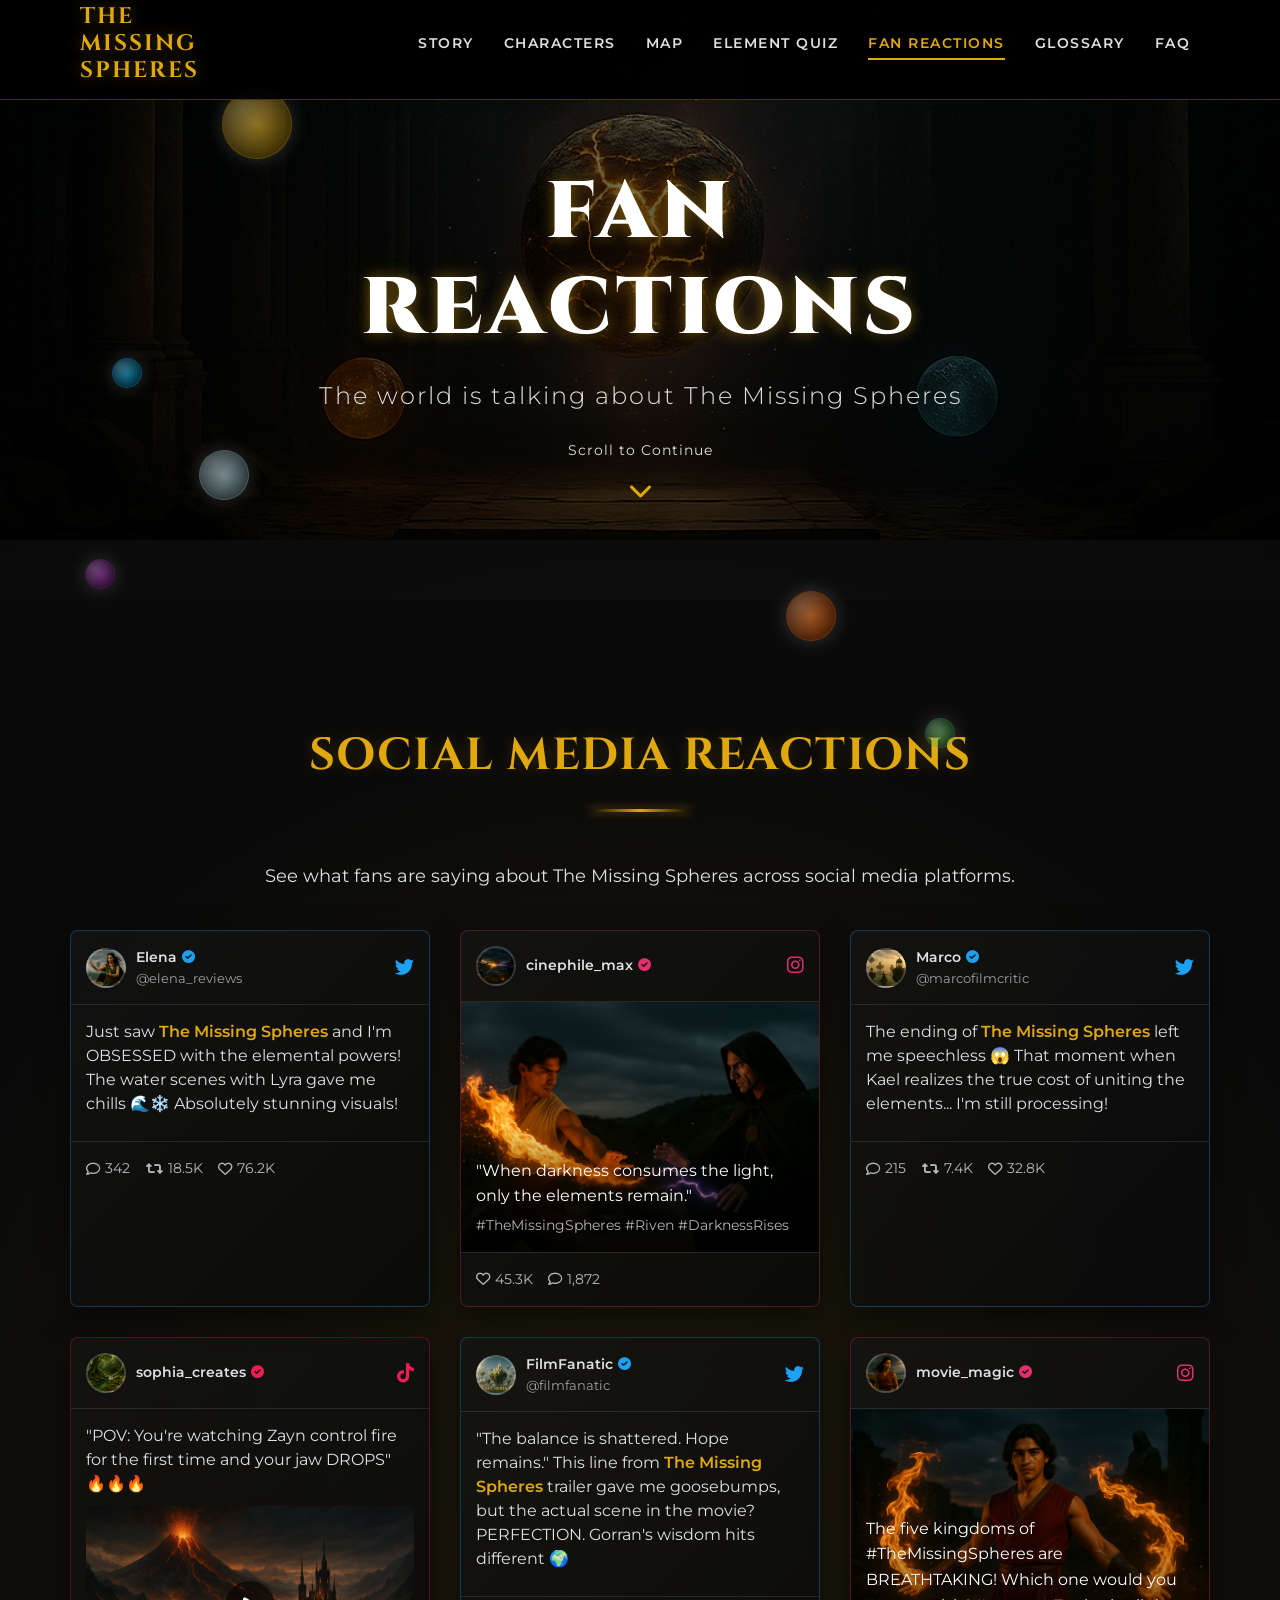
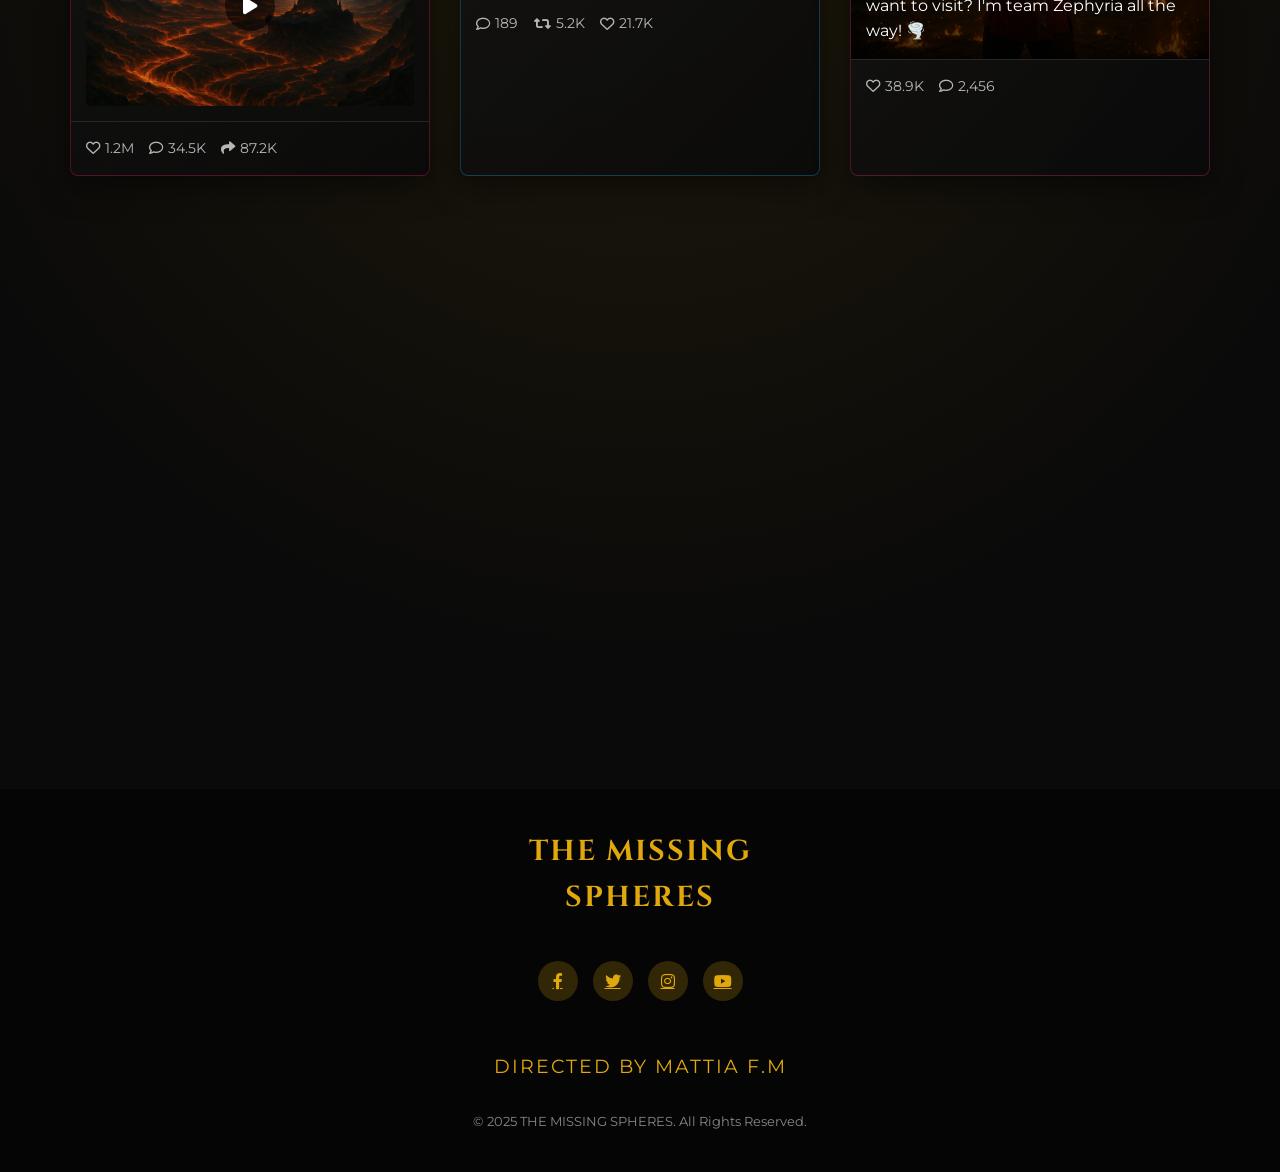
<file: social-reactions.html>
<!DOCTYPE html>
<html lang="en">
<head>
    <meta charset="UTF-8">
    <meta name="viewport" content="width=device-width, initial-scale=1.0">
    <title>Social Media Reactions | THE MISSING SPHERES</title>
    <link rel="preconnect" href="https://fonts.googleapis.com">
    <link rel="preconnect" href="https://fonts.gstatic.com" crossorigin>
    <link href="https://fonts.googleapis.com/css2?family=Cinzel:wght@400;700;900&family=Montserrat:wght@300;400;600&display=swap" rel="stylesheet">
    <link rel="stylesheet" href="https://cdnjs.cloudflare.com/ajax/libs/font-awesome/6.0.0/css/all.min.css">
    <link rel="stylesheet" href="styles.css">
    <link rel="stylesheet" href="social-reactions.css">
</head>
<body>
    <!-- Floating Spheres -->
    <div class="floating-spheres-container">
        <div class="floating-sphere" data-size="small" data-color="water"></div>
        <div class="floating-sphere" data-size="medium" data-color="fire"></div>
        <div class="floating-sphere" data-size="large" data-color="spirit"></div>
        <div class="floating-sphere" data-size="small" data-color="earth"></div>
        <div class="floating-sphere" data-size="medium" data-color="air"></div>
        <div class="floating-sphere" data-size="small" data-color="darkness"></div>
    </div>
    
    <!-- Preloader -->
    <div class="preloader" id="preloader">
        <div class="loader">
            <div class="sphere-loader"></div>
            <p>Loading Experience</p>
        </div>
    </div>

    <!-- Navigation -->
    <nav class="main-nav">
        <div class="container">
            <div class="nav-content">
                <div class="logo">THE MISSING<br>SPHERES</div>
                <ul class="nav-links">
                    <li><a href="index.html#story" class="nav-link">Story</a></li>
                    <li><a href="index.html#characters" class="nav-link">Characters</a></li>
                    <li><a href="features/map.html" class="nav-link">Map</a></li>
                    <li><a href="features/quiz.html" class="nav-link">Element Quiz</a></li>
                    <li><a href="social-reactions.html" class="nav-link active">Fan Reactions</a></li>
                    <li><a href="features/glossary.html" class="nav-link">Glossary</a></li>
                    <li><a href="features/faq.html" class="nav-link">FAQ</a></li>
                </ul>
                <div class="nav-toggle">
                    <span></span>
                    <span></span>
                    <span></span>
                </div>
            </div>
        </div>
    </nav>
    
    <!-- Hero Section -->
    <header class="hero social-hero" id="home">
        <div class="hero-bg" style="background-image: url('Foto per gallery e social comment/ChatGPT Image Apr 29, 2025, 04_56_53 AM.png')"></div>
        <div class="hero-content">
            <h1 class="main-title">FAN REACTIONS</h1>
            <p class="tagline">The world is talking about The Missing Spheres</p>
        </div>
        
        <!-- Scroll Indicator -->
        <div class="scroll-indicator">
            <p>Scroll to Continue</p>
            <div class="scroll-arrow">
                <i class="fas fa-chevron-down"></i>
            </div>
        </div>
    </header>

    <!-- Social Media Reactions Section -->
    <section class="social-reactions" id="social-reactions">
        <div class="container">
            <h2 class="section-title reveal">SOCIAL MEDIA REACTIONS</h2>
            <p class="section-intro reveal">See what fans are saying about The Missing Spheres across social media platforms.</p>
            
            <div class="social-grid">
                <!-- Twitter Post 1 -->
                <div class="social-post twitter reveal">
                    <div class="post-header">
                    <div class="user-info">
                            <div class="user-avatar" style="background-image: url('Foto per gallery e social comment/ChatGPT Image Apr 29, 2025, 04_53_43 AM.png')"></div>
                            <div class="user-details">
                                <p class="user-name">Elena <i class="fas fa-check-circle"></i></p>
                                <p class="user-handle">@elena_reviews</p>
                            </div>
                        </div>
                        <div class="platform-icon">
                            <i class="fab fa-twitter"></i>
                        </div>
                    </div>
                    <div class="post-content">
                        <p>Just saw <span class="highlight">The Missing Spheres</span> and I'm OBSESSED with the elemental powers! The water scenes with Lyra gave me chills 🌊❄️ Absolutely stunning visuals!</p>
                    </div>
                    <div class="post-engagement">
                        <span><i class="far fa-comment"></i> 342</span>
                        <span><i class="fas fa-retweet"></i> 18.5K</span>
                        <span><i class="far fa-heart"></i> 76.2K</span>
                    </div>
                </div>

                <!-- Instagram Post -->
                <div class="social-post instagram reveal">
                    <div class="post-header">
                        <div class="user-info">
                            <div class="user-avatar" style="background-image: url('Foto per gallery e social comment/ChatGPT Image Apr 29, 2025, 04_54_15 AM.png')"></div>
                            <div class="user-details">
                                <p class="user-name">cinephile_max <i class="fas fa-check-circle"></i></p>
                            </div>
                        </div>
                        <div class="platform-icon">
                            <i class="fab fa-instagram"></i>
                        </div>
                    </div>
                    <div class="post-image" style="background-image: url('Foto per gallery e social comment/ChatGPT Image Apr 29, 2025, 04_54_20 AM.png')">
                        <div class="post-image-caption">
                            <p>"When darkness consumes the light, only the elements remain."</p>
                            <p class="hashtags">#TheMissingSpheres #Riven #DarknessRises</p>
                        </div>
                    </div>
                    <div class="post-engagement">
                        <span><i class="far fa-heart"></i> 45.3K</span>
                        <span><i class="far fa-comment"></i> 1,872</span>
                    </div>
                </div>

                <!-- Twitter Post 2 -->
                <div class="social-post twitter reveal">
                    <div class="post-header">
                        <div class="user-info">
                            <div class="user-avatar" style="background-image: url('Foto per gallery e social comment/ChatGPT Image Apr 29, 2025, 04_54_49 AM.png')"></div>
                            <div class="user-details">
                                <p class="user-name">Marco <i class="fas fa-check-circle"></i></p>
                                <p class="user-handle">@marcofilmcritic</p>
                            </div>
                        </div>
                        <div class="platform-icon">
                            <i class="fab fa-twitter"></i>
                        </div>
                    </div>
                    <div class="post-content">
                        <p>The ending of <span class="highlight">The Missing Spheres</span> left me speechless 😱 That moment when Kael realizes the true cost of uniting the elements... I'm still processing!</p>
                    </div>
                    <div class="post-engagement">
                        <span><i class="far fa-comment"></i> 215</span>
                        <span><i class="fas fa-retweet"></i> 7.4K</span>
                        <span><i class="far fa-heart"></i> 32.8K</span>
                    </div>
                </div>

                <!-- TikTok Post -->
                <div class="social-post tiktok reveal">
                    <div class="post-header">
                        <div class="user-info">
                            <div class="user-avatar" style="background-image: url('Foto per gallery e social comment/ChatGPT Image Apr 29, 2025, 04_55_07 AM.png')"></div>
                            <div class="user-details">
                                <p class="user-name">sophia_creates <i class="fas fa-check-circle"></i></p>
                            </div>
                        </div>
                        <div class="platform-icon">
                            <i class="fab fa-tiktok"></i>
                        </div>
                    </div>
                    <div class="post-content">
                        <p>"POV: You're watching Zayn control fire for the first time and your jaw DROPS" 🔥🔥🔥</p>
                        <div class="tiktok-video-preview" style="background-image: url('Foto per gallery e social comment/ChatGPT Image Apr 29, 2025, 04_55_09 AM.png')">
                            <div class="play-button">
                                <i class="fas fa-play"></i>
                            </div>
                        </div>
                    </div>
                    <div class="post-engagement">
                        <span><i class="far fa-heart"></i> 1.2M</span>
                        <span><i class="far fa-comment"></i> 34.5K</span>
                        <span><i class="fas fa-share"></i> 87.2K</span>
                    </div>
                </div>

                <!-- Twitter Post 3 -->
                <div class="social-post twitter reveal">
                    <div class="post-header">
                        <div class="user-info">
                            <div class="user-avatar" style="background-image: url('Foto per gallery e social comment/ChatGPT Image Apr 29, 2025, 04_55_11 AM.png')"></div>
                            <div class="user-details">
                                <p class="user-name">FilmFanatic <i class="fas fa-check-circle"></i></p>
                                <p class="user-handle">@filmfanatic</p>
                            </div>
                        </div>
                        <div class="platform-icon">
                            <i class="fab fa-twitter"></i>
                        </div>
                    </div>
                    <div class="post-content">
                        <p>"The balance is shattered. Hope remains." This line from <span class="highlight">The Missing Spheres</span> trailer gave me goosebumps, but the actual scene in the movie? PERFECTION. Gorran's wisdom hits different 🌍</p>
                    </div>
                    <div class="post-engagement">
                        <span><i class="far fa-comment"></i> 189</span>
                        <span><i class="fas fa-retweet"></i> 5.2K</span>
                        <span><i class="far fa-heart"></i> 21.7K</span>
                    </div>
                </div>

                <!-- Instagram Post 2 -->
                <div class="social-post instagram reveal">
                    <div class="post-header">
                        <div class="user-info">
                            <div class="user-avatar" style="background-image: url('Foto per gallery e social comment/ChatGPT Image Apr 29, 2025, 04_55_36 AM.png')"></div>
                            <div class="user-details">
                                <p class="user-name">movie_magic <i class="fas fa-check-circle"></i></p>
                            </div>
                        </div>
                        <div class="platform-icon">
                            <i class="fab fa-instagram"></i>
                        </div>
                    </div>
                    <div class="post-image" style="background-image: url('Foto per gallery e social comment/ChatGPT Image Apr 29, 2025, 04_55_41 AM.png')">
                        <div class="post-image-caption">
                            <p>The five kingdoms of #TheMissingSpheres are BREATHTAKING! Which one would you want to visit? I'm team Zephyria all the way! 🌪️</p>
                        </div>
                    </div>
                    <div class="post-engagement">
                        <span><i class="far fa-heart"></i> 38.9K</span>
                        <span><i class="far fa-comment"></i> 2,456</span>
                    </div>
                </div>

                <!-- TikTok Post 2 -->
                <div class="social-post tiktok reveal">
                    <div class="post-header">
                        <div class="user-info">
                            <div class="user-avatar" style="background-image: url('Foto per gallery e social comment/ChatGPT Image Apr 29, 2025, 04_55_45 AM.png')"></div>
                            <div class="user-details">
                                <p class="user-name">alex_reacts <i class="fas fa-check-circle"></i></p>
                            </div>
                        </div>
                        <div class="platform-icon">
                            <i class="fab fa-tiktok"></i>
                        </div>
                    </div>
                    <div class="post-content">
                        <p>"Tell me you're obsessed with The Missing Spheres without telling me you're obsessed with The Missing Spheres" 😍</p>
                        <div class="tiktok-video-preview" style="background-image: url('Foto per gallery e social comment/ChatGPT Image Apr 29, 2025, 04_55_54 AM.png')">
                            <div class="play-button">
                                <i class="fas fa-play"></i>
                            </div>
                        </div>
                    </div>
                    <div class="post-engagement">
                        <span><i class="far fa-heart"></i> 892K</span>
                        <span><i class="far fa-comment"></i> 27.3K</span>
                        <span><i class="fas fa-share"></i> 56.1K</span>
                    </div>
                </div>

                <!-- Twitter Post 4 -->
                <div class="social-post twitter reveal">
                    <div class="post-header">
                        <div class="user-info">
                            <div class="user-avatar" style="background-image: url('Foto per gallery e social comment/ChatGPT Image Apr 29, 2025, 04_56_42 AM.png')"></div>
                            <div class="user-details">
                                <p class="user-name">CinemaLover <i class="fas fa-check-circle"></i></p>
                                <p class="user-handle">@cinema_lover</p>
                            </div>
                        </div>
                        <div class="platform-icon">
                            <i class="fab fa-twitter"></i>
                        </div>
                    </div>
                    <div class="post-content">
                        <p>"Do you want to play an elemental game?" - Nami's line before that EPIC wind battle scene is now my favorite movie quote of the year! 🌪️ <span class="highlight">#TheMissingSpheres</span></p>
                    </div>
                    <div class="post-engagement">
                        <span><i class="far fa-comment"></i> 275</span>
                        <span><i class="fas fa-retweet"></i> 9.8K</span>
                        <span><i class="far fa-heart"></i> 41.5K</span>
                    </div>
                </div>
            </div>
        </div>
    </section>

    <!-- Footer -->
    <footer>
        <div class="container">
            <div class="footer-content">
                <div class="footer-logo">THE MISSING<br>SPHERES</div>
                <div class="social-links">
                    <a href="#" class="social-link"><i class="fab fa-facebook-f"></i></a>
                    <a href="#" class="social-link"><i class="fab fa-twitter"></i></a>
                    <a href="#" class="social-link"><i class="fab fa-instagram"></i></a>
                    <a href="#" class="social-link"><i class="fab fa-youtube"></i></a>
                </div>
                <p class="directed-by">DIRECTED BY MATTIA F.M</p>
                <p class="copyright">&copy; 2025 THE MISSING SPHERES. All Rights Reserved.</p>
            </div>
        </div>
    </footer>

    <!-- Back to Top Button -->
    <a href="#home" class="back-to-top">
        <i class="fas fa-arrow-up"></i>
    </a>

    <script>
        // Immediately hide preloader when page is loaded
        window.addEventListener('load', function() {
            document.getElementById('preloader').style.display = 'none';
        });

        // Backup timeout to hide preloader after 1.5 seconds if load event doesn't fire
        setTimeout(function() {
            document.getElementById('preloader').style.display = 'none';
        }, 1500);

        document.addEventListener('DOMContentLoaded', function() {
            // Floating Spheres
            const spheres = document.querySelectorAll('.floating-sphere');
            const spheresContainer = document.querySelector('.floating-spheres-container');
            
            // Initialize sphere positions randomly
            spheres.forEach(sphere => {
                // Random position within the viewport
                const randomX = Math.random() * (window.innerWidth - 100);
                const randomY = Math.random() * (window.innerHeight - 100);
                
                // Set initial position
                sphere.style.left = `${randomX}px`;
                sphere.style.top = `${randomY}px`;
                
                // Add subtle floating animation with random duration
                const duration = 5 + Math.random() * 10; // Between 5-15s
                sphere.style.animation = `float ${duration}s ease-in-out infinite alternate`;
                
                // Add random delay to make movement more natural
                sphere.style.animationDelay = `${Math.random() * 5}s`;
            });
            
            // Mobile Navigation Toggle
            const navToggle = document.querySelector('.nav-toggle');
            const navLinks = document.querySelector('.nav-links');
            
            navToggle.addEventListener('click', function() {
                navLinks.classList.toggle('active');
                navToggle.classList.toggle('active');
            });

            // Smooth Scrolling
            document.querySelectorAll('a[href^="#"]').forEach(anchor => {
                anchor.addEventListener('click', function(e) {
                    e.preventDefault();
                    
                    const targetId = this.getAttribute('href');
                    if (targetId === '#') return;
                    
                    const targetElement = document.querySelector(targetId);
                    if (targetElement) {
                        window.scrollTo({
                            top: targetElement.offsetTop,
                            behavior: 'smooth'
                        });
                        
                        // Close mobile menu if open
                        navLinks.classList.remove('active');
                        navToggle.classList.remove('active');
                    }
                });
            });

            // Reveal Elements on Scroll
            const revealElements = document.querySelectorAll('.reveal');
            
            function checkReveal() {
                for (let i = 0; i < revealElements.length; i++) {
                    const windowHeight = window.innerHeight;
                    const elementTop = revealElements[i].getBoundingClientRect().top;
                    const elementVisible = 150;
                    
                    if (elementTop < windowHeight - elementVisible) {
                        revealElements[i].classList.add('active');
                    }
                }
            }
            
            window.addEventListener('scroll', checkReveal);
            checkReveal(); // Check on load

            // Back to Top Button
            const backToTopButton = document.querySelector('.back-to-top');
            
            window.addEventListener('scroll', function() {
                if (window.pageYOffset > 300) {
                    backToTopButton.classList.add('visible');
                } else {
                    backToTopButton.classList.remove('visible');
                }
            });

            // Sticky Navigation
            const mainNav = document.querySelector('.main-nav');
            
            window.addEventListener('scroll', function() {
                if (window.pageYOffset > 100) {
                    mainNav.classList.add('sticky');
                } else {
                    mainNav.classList.remove('sticky');
                }
            });
        });
    </script>
</body>
</html>
</file>
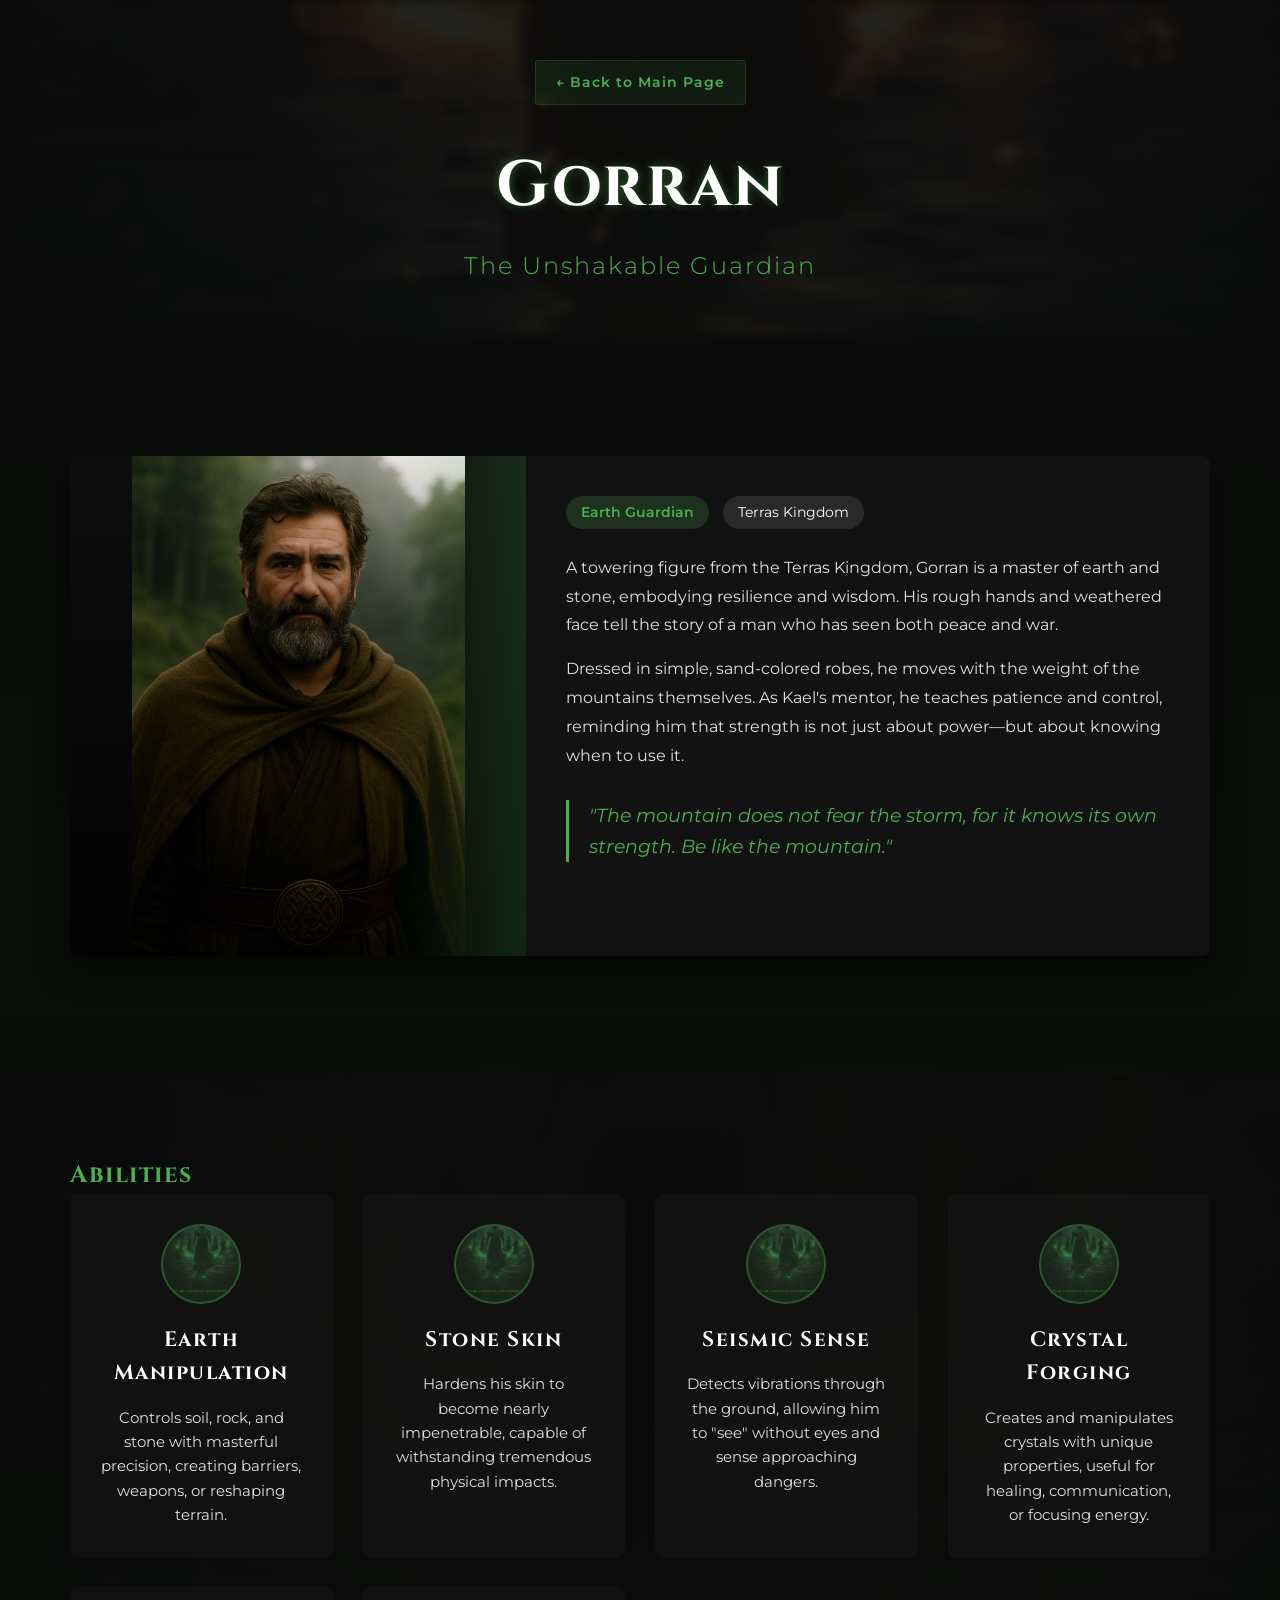
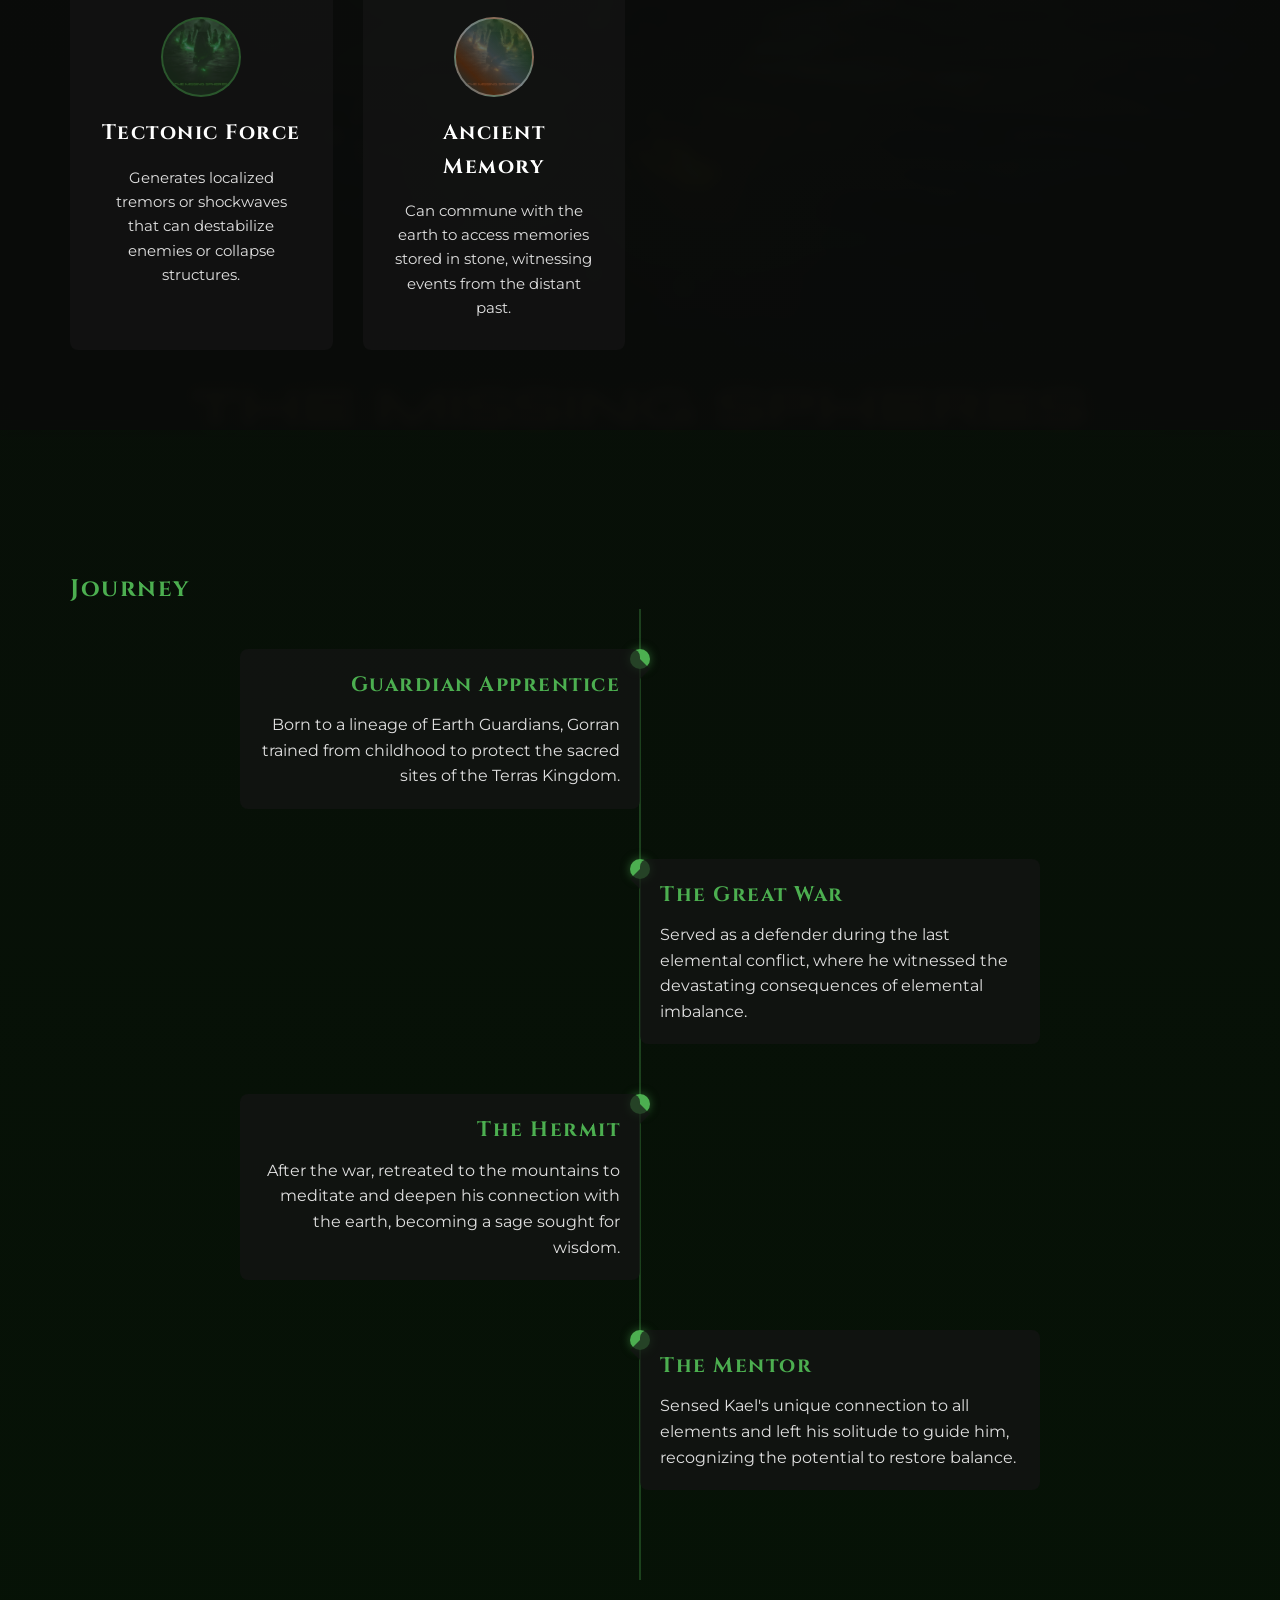
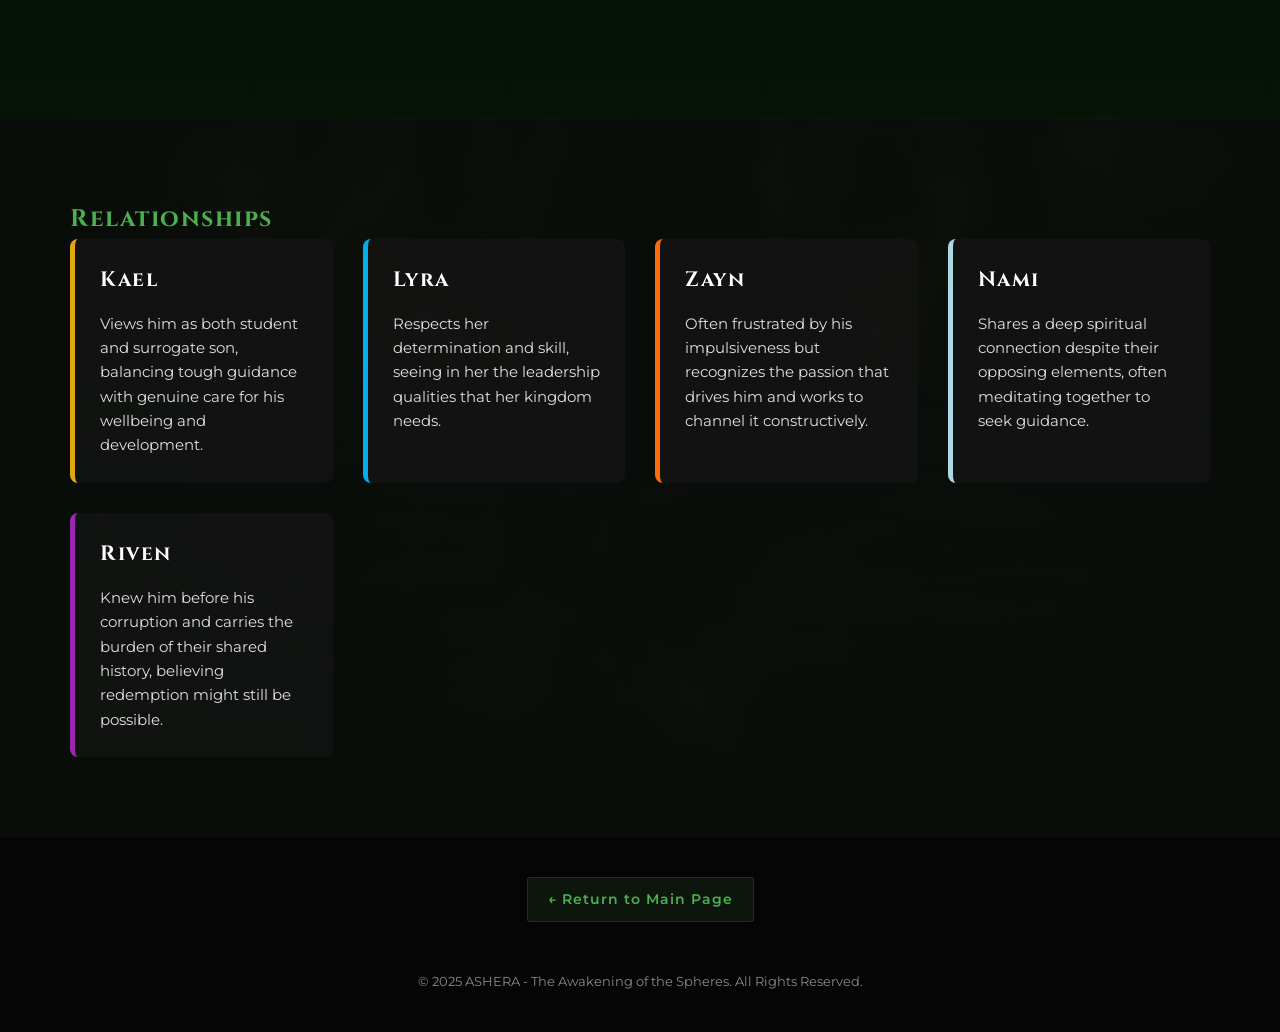
<file: characters/gorran.html>
<!DOCTYPE html>
<html lang="en">
<head>
    <meta charset="UTF-8">
    <meta name="viewport" content="width=device-width, initial-scale=1.0">
    <title>Gorran - The Unshakable Guardian | ASHERA</title>
    <link rel="stylesheet" href="../styles.css">
    <link rel="stylesheet" href="character-styles.css">
    <link rel="preconnect" href="https://fonts.googleapis.com">
    <link rel="preconnect" href="https://fonts.gstatic.com" crossorigin>
    <link href="https://fonts.googleapis.com/css2?family=Cinzel:wght@400;700;900&family=Montserrat:wght@300;400;600&display=swap" rel="stylesheet">
</head>
<body class="character-page" data-character="earth">
    <div class="character-particles"></div>
    
    <header class="character-header">
        <div class="container">
            <a href="../index.html" class="back-btn">&larr; Back to Main Page</a>
            <h1 class="character-name">Gorran</h1>
            <p class="character-title">The Unshakable Guardian</p>
        </div>
    </header>

    <section class="character-profile">
        <div class="container">
            <div class="character-card">
                <div class="character-image">
                    <div class="character-portrait" data-element="earth"></div>
                </div>
                <div class="character-details">
                    <div class="character-role">Earth Guardian</div>
                    <div class="character-element-tag">Terras Kingdom</div>
                    <div class="character-description">
                        <p>A towering figure from the Terras Kingdom, Gorran is a master of earth and stone, embodying resilience and wisdom. His rough hands and weathered face tell the story of a man who has seen both peace and war.</p>
                        <p>Dressed in simple, sand-colored robes, he moves with the weight of the mountains themselves. As Kael's mentor, he teaches patience and control, reminding him that strength is not just about power—but about knowing when to use it.</p>
                    </div>
                    <div class="character-quote">
                        "The mountain does not fear the storm, for it knows its own strength. Be like the mountain."
                    </div>
                </div>
            </div>
        </div>
    </section>

    <section class="character-abilities">
        <div class="container">
            <h2>Abilities</h2>
            <div class="abilities-grid">
                <div class="ability">
                    <div class="ability-icon" data-element="earth"></div>
                    <h3>Earth Manipulation</h3>
                    <p>Controls soil, rock, and stone with masterful precision, creating barriers, weapons, or reshaping terrain.</p>
                </div>
                <div class="ability">
                    <div class="ability-icon" data-element="earth"></div>
                    <h3>Stone Skin</h3>
                    <p>Hardens his skin to become nearly impenetrable, capable of withstanding tremendous physical impacts.</p>
                </div>
                <div class="ability">
                    <div class="ability-icon" data-element="earth"></div>
                    <h3>Seismic Sense</h3>
                    <p>Detects vibrations through the ground, allowing him to "see" without eyes and sense approaching dangers.</p>
                </div>
                <div class="ability">
                    <div class="ability-icon" data-element="earth"></div>
                    <h3>Crystal Forging</h3>
                    <p>Creates and manipulates crystals with unique properties, useful for healing, communication, or focusing energy.</p>
                </div>
                <div class="ability">
                    <div class="ability-icon" data-element="earth"></div>
                    <h3>Tectonic Force</h3>
                    <p>Generates localized tremors or shockwaves that can destabilize enemies or collapse structures.</p>
                </div>
                <div class="ability">
                    <div class="ability-icon special"></div>
                    <h3>Ancient Memory</h3>
                    <p>Can commune with the earth to access memories stored in stone, witnessing events from the distant past.</p>
                </div>
            </div>
        </div>
    </section>

    <section class="character-journey">
        <div class="container">
            <h2>Journey</h2>
            <div class="journey-timeline">
                <div class="journey-event">
                    <div class="event-marker"></div>
                    <div class="event-content">
                        <h3>Guardian Apprentice</h3>
                        <p>Born to a lineage of Earth Guardians, Gorran trained from childhood to protect the sacred sites of the Terras Kingdom.</p>
                    </div>
                </div>
                <div class="journey-event">
                    <div class="event-marker"></div>
                    <div class="event-content">
                        <h3>The Great War</h3>
                        <p>Served as a defender during the last elemental conflict, where he witnessed the devastating consequences of elemental imbalance.</p>
                    </div>
                </div>
                <div class="journey-event">
                    <div class="event-marker"></div>
                    <div class="event-content">
                        <h3>The Hermit</h3>
                        <p>After the war, retreated to the mountains to meditate and deepen his connection with the earth, becoming a sage sought for wisdom.</p>
                    </div>
                </div>
                <div class="journey-event">
                    <div class="event-marker"></div>
                    <div class="event-content">
                        <h3>The Mentor</h3>
                        <p>Sensed Kael's unique connection to all elements and left his solitude to guide him, recognizing the potential to restore balance.</p>
                    </div>
                </div>
            </div>
        </div>
    </section>

    <section class="character-relationships">
        <div class="container">
            <h2>Relationships</h2>
            <div class="relationships-grid">
                <a href="kael.html" class="relationship-card" data-element="all">
                    <h3>Kael</h3>
                    <p>Views him as both student and surrogate son, balancing tough guidance with genuine care for his wellbeing and development.</p>
                </a>
                <a href="lyra.html" class="relationship-card" data-element="water">
                    <h3>Lyra</h3>
                    <p>Respects her determination and skill, seeing in her the leadership qualities that her kingdom needs.</p>
                </a>
                <a href="zayn.html" class="relationship-card" data-element="fire">
                    <h3>Zayn</h3>
                    <p>Often frustrated by his impulsiveness but recognizes the passion that drives him and works to channel it constructively.</p>
                </a>
                <a href="nami.html" class="relationship-card" data-element="air">
                    <h3>Nami</h3>
                    <p>Shares a deep spiritual connection despite their opposing elements, often meditating together to seek guidance.</p>
                </a>
                <a href="riven.html" class="relationship-card" data-element="darkness">
                    <h3>Riven</h3>
                    <p>Knew him before his corruption and carries the burden of their shared history, believing redemption might still be possible.</p>
                </a>
            </div>
        </div>
    </section>

    <footer>
        <div class="container">
            <div class="footer-content">
                <a href="../index.html" class="back-btn">&larr; Return to Main Page</a>
                <p class="copyright">&copy; 2025 ASHERA - The Awakening of the Spheres. All Rights Reserved.</p>
            </div>
        </div>
    </footer>

    <script>
        document.addEventListener('DOMContentLoaded', function() {
            // Add parallax effect to character portrait
            const portrait = document.querySelector('.character-portrait');
            
            window.addEventListener('mousemove', function(e) {
                const x = e.clientX / window.innerWidth;
                const y = e.clientY / window.innerHeight;
                
                portrait.style.transform = `translateX(${x * 20 - 10}px) translateY(${y * 20 - 10}px)`;
            });
            
            // Animate elements on scroll
            const animateElements = document.querySelectorAll('.character-card, .ability, .journey-event, .relationship-card');
            
            function checkScroll() {
                animateElements.forEach(element => {
                    const elementTop = element.getBoundingClientRect().top;
                    const elementVisible = 150;
                    
                    if (elementTop < window.innerHeight - elementVisible) {
                        element.classList.add('visible');
                    }
                });
            }
            
            window.addEventListener('scroll', checkScroll);
            checkScroll(); // Check on load
        });
    </script>
</body>
</html>
</file>
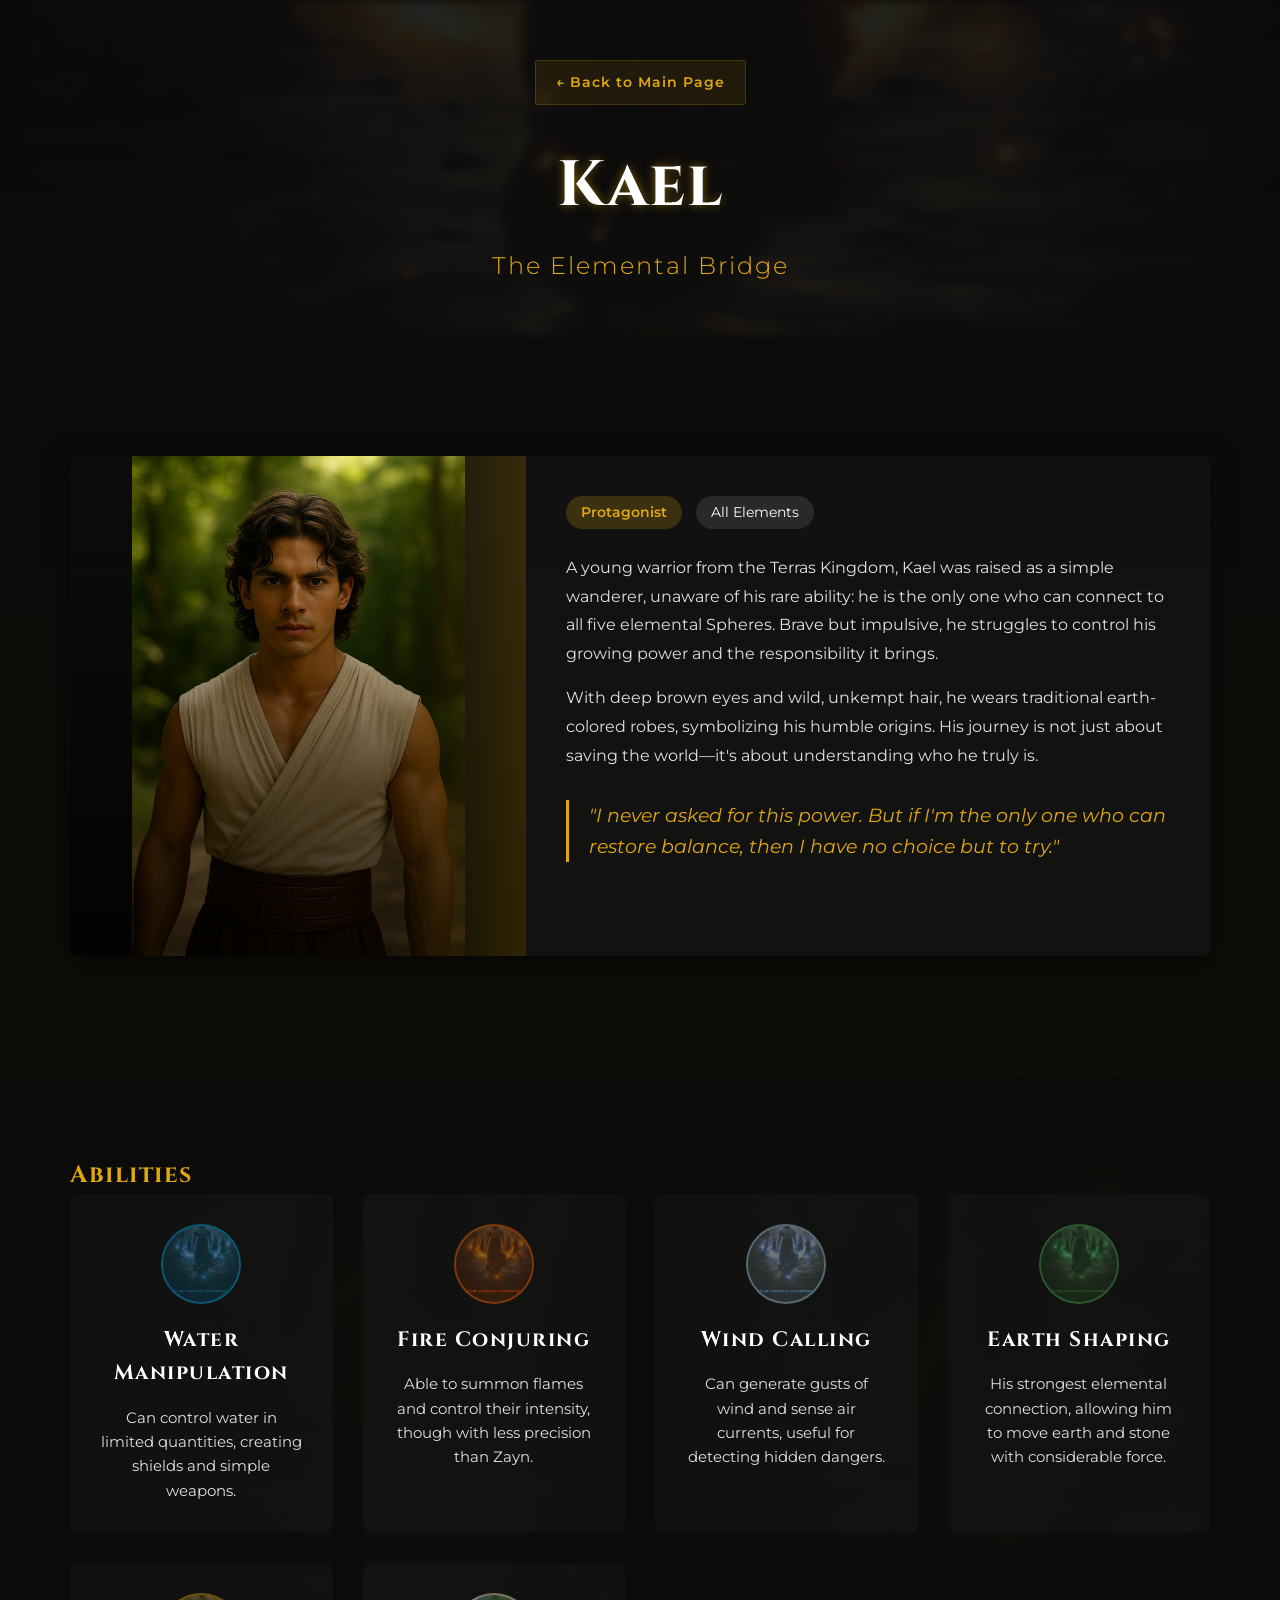
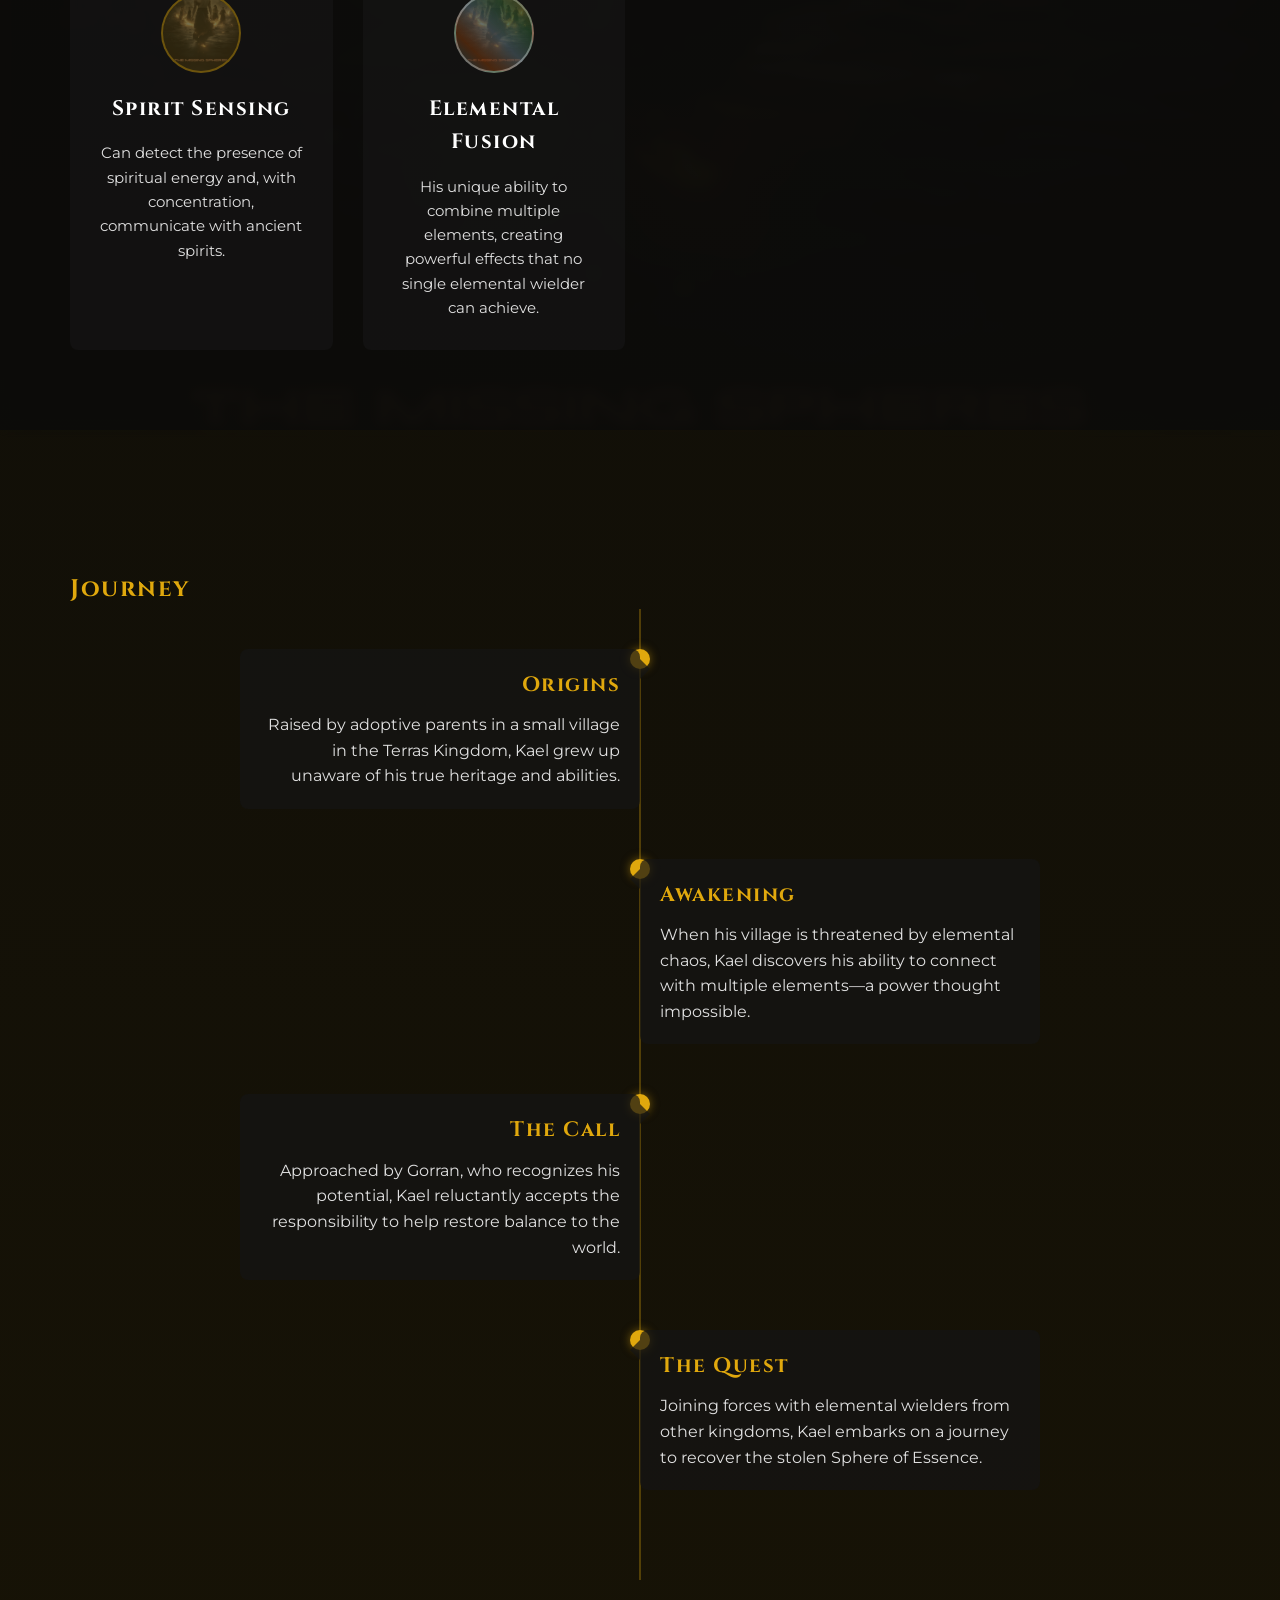
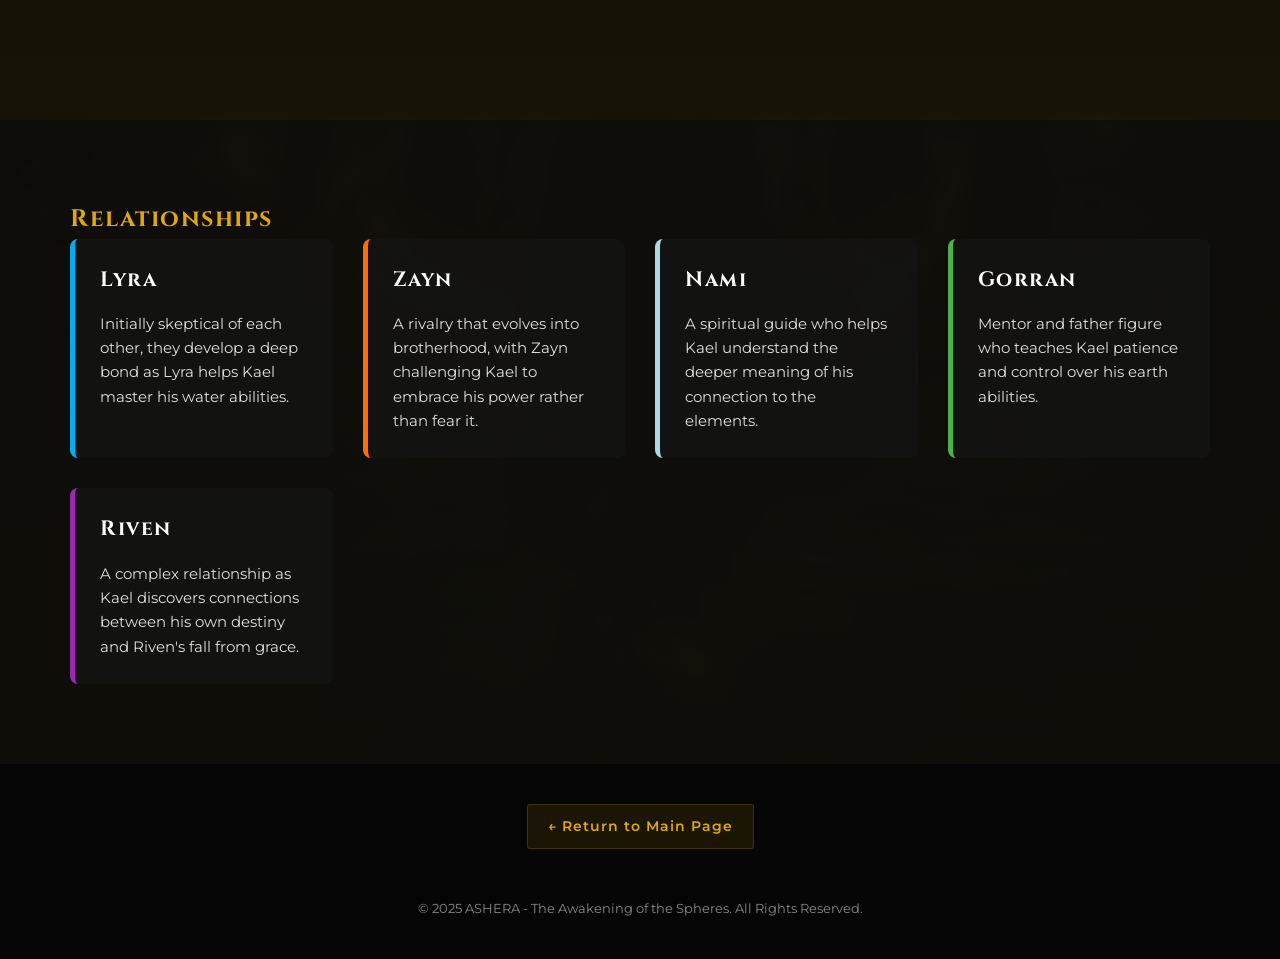
<file: characters/kael.html>
<!DOCTYPE html>
<html lang="en">
<head>
    <meta charset="UTF-8">
    <meta name="viewport" content="width=device-width, initial-scale=1.0">
    <title>Kael - The Elemental Bridge | ASHERA</title>
    <link rel="stylesheet" href="../styles.css">
    <link rel="stylesheet" href="character-styles.css">
    <link rel="preconnect" href="https://fonts.googleapis.com">
    <link rel="preconnect" href="https://fonts.gstatic.com" crossorigin>
    <link href="https://fonts.googleapis.com/css2?family=Cinzel:wght@400;700;900&family=Montserrat:wght@300;400;600&display=swap" rel="stylesheet">
</head>
<body class="character-page" data-character="all">
    <div class="character-particles"></div>
    
    <header class="character-header">
        <div class="container">
            <a href="../index.html" class="back-btn">&larr; Back to Main Page</a>
            <h1 class="character-name">Kael</h1>
            <p class="character-title">The Elemental Bridge</p>
        </div>
    </header>

    <section class="character-profile">
        <div class="container">
            <div class="character-card">
                <div class="character-image">
                    <div class="character-portrait" data-element="all"></div>
                </div>
                <div class="character-details">
                    <div class="character-role">Protagonist</div>
                    <div class="character-element-tag">All Elements</div>
                    <div class="character-description">
                        <p>A young warrior from the Terras Kingdom, Kael was raised as a simple wanderer, unaware of his rare ability: he is the only one who can connect to all five elemental Spheres. Brave but impulsive, he struggles to control his growing power and the responsibility it brings.</p>
                        <p>With deep brown eyes and wild, unkempt hair, he wears traditional earth-colored robes, symbolizing his humble origins. His journey is not just about saving the world—it's about understanding who he truly is.</p>
                    </div>
                    <div class="character-quote">
                        "I never asked for this power. But if I'm the only one who can restore balance, then I have no choice but to try."
                    </div>
                </div>
            </div>
        </div>
    </section>

    <section class="character-abilities">
        <div class="container">
            <h2>Abilities</h2>
            <div class="abilities-grid">
                <div class="ability">
                    <div class="ability-icon" data-element="water"></div>
                    <h3>Water Manipulation</h3>
                    <p>Can control water in limited quantities, creating shields and simple weapons.</p>
                </div>
                <div class="ability">
                    <div class="ability-icon" data-element="fire"></div>
                    <h3>Fire Conjuring</h3>
                    <p>Able to summon flames and control their intensity, though with less precision than Zayn.</p>
                </div>
                <div class="ability">
                    <div class="ability-icon" data-element="air"></div>
                    <h3>Wind Calling</h3>
                    <p>Can generate gusts of wind and sense air currents, useful for detecting hidden dangers.</p>
                </div>
                <div class="ability">
                    <div class="ability-icon" data-element="earth"></div>
                    <h3>Earth Shaping</h3>
                    <p>His strongest elemental connection, allowing him to move earth and stone with considerable force.</p>
                </div>
                <div class="ability">
                    <div class="ability-icon" data-element="spirit"></div>
                    <h3>Spirit Sensing</h3>
                    <p>Can detect the presence of spiritual energy and, with concentration, communicate with ancient spirits.</p>
                </div>
                <div class="ability">
                    <div class="ability-icon special"></div>
                    <h3>Elemental Fusion</h3>
                    <p>His unique ability to combine multiple elements, creating powerful effects that no single elemental wielder can achieve.</p>
                </div>
            </div>
        </div>
    </section>

    <section class="character-journey">
        <div class="container">
            <h2>Journey</h2>
            <div class="journey-timeline">
                <div class="journey-event">
                    <div class="event-marker"></div>
                    <div class="event-content">
                        <h3>Origins</h3>
                        <p>Raised by adoptive parents in a small village in the Terras Kingdom, Kael grew up unaware of his true heritage and abilities.</p>
                    </div>
                </div>
                <div class="journey-event">
                    <div class="event-marker"></div>
                    <div class="event-content">
                        <h3>Awakening</h3>
                        <p>When his village is threatened by elemental chaos, Kael discovers his ability to connect with multiple elements—a power thought impossible.</p>
                    </div>
                </div>
                <div class="journey-event">
                    <div class="event-marker"></div>
                    <div class="event-content">
                        <h3>The Call</h3>
                        <p>Approached by Gorran, who recognizes his potential, Kael reluctantly accepts the responsibility to help restore balance to the world.</p>
                    </div>
                </div>
                <div class="journey-event">
                    <div class="event-marker"></div>
                    <div class="event-content">
                        <h3>The Quest</h3>
                        <p>Joining forces with elemental wielders from other kingdoms, Kael embarks on a journey to recover the stolen Sphere of Essence.</p>
                    </div>
                </div>
            </div>
        </div>
    </section>

    <section class="character-relationships">
        <div class="container">
            <h2>Relationships</h2>
            <div class="relationships-grid">
                <a href="lyra.html" class="relationship-card" data-element="water">
                    <h3>Lyra</h3>
                    <p>Initially skeptical of each other, they develop a deep bond as Lyra helps Kael master his water abilities.</p>
                </a>
                <a href="zayn.html" class="relationship-card" data-element="fire">
                    <h3>Zayn</h3>
                    <p>A rivalry that evolves into brotherhood, with Zayn challenging Kael to embrace his power rather than fear it.</p>
                </a>
                <a href="nami.html" class="relationship-card" data-element="air">
                    <h3>Nami</h3>
                    <p>A spiritual guide who helps Kael understand the deeper meaning of his connection to the elements.</p>
                </a>
                <a href="gorran.html" class="relationship-card" data-element="earth">
                    <h3>Gorran</h3>
                    <p>Mentor and father figure who teaches Kael patience and control over his earth abilities.</p>
                </a>
                <a href="riven.html" class="relationship-card" data-element="darkness">
                    <h3>Riven</h3>
                    <p>A complex relationship as Kael discovers connections between his own destiny and Riven's fall from grace.</p>
                </a>
            </div>
        </div>
    </section>

    <footer>
        <div class="container">
            <div class="footer-content">
                <a href="../index.html" class="back-btn">&larr; Return to Main Page</a>
                <p class="copyright">&copy; 2025 ASHERA - The Awakening of the Spheres. All Rights Reserved.</p>
            </div>
        </div>
    </footer>

    <script>
        document.addEventListener('DOMContentLoaded', function() {
            // Add parallax effect to character portrait
            const portrait = document.querySelector('.character-portrait');
            
            window.addEventListener('mousemove', function(e) {
                const x = e.clientX / window.innerWidth;
                const y = e.clientY / window.innerHeight;
                
                portrait.style.transform = `translateX(${x * 20 - 10}px) translateY(${y * 20 - 10}px)`;
            });
            
            // Animate elements on scroll
            const animateElements = document.querySelectorAll('.character-card, .ability, .journey-event, .relationship-card');
            
            function checkScroll() {
                animateElements.forEach(element => {
                    const elementTop = element.getBoundingClientRect().top;
                    const elementVisible = 150;
                    
                    if (elementTop < window.innerHeight - elementVisible) {
                        element.classList.add('visible');
                    }
                });
            }
            
            window.addEventListener('scroll', checkScroll);
            checkScroll(); // Check on load
        });
    </script>
</body>
</html>
</file>
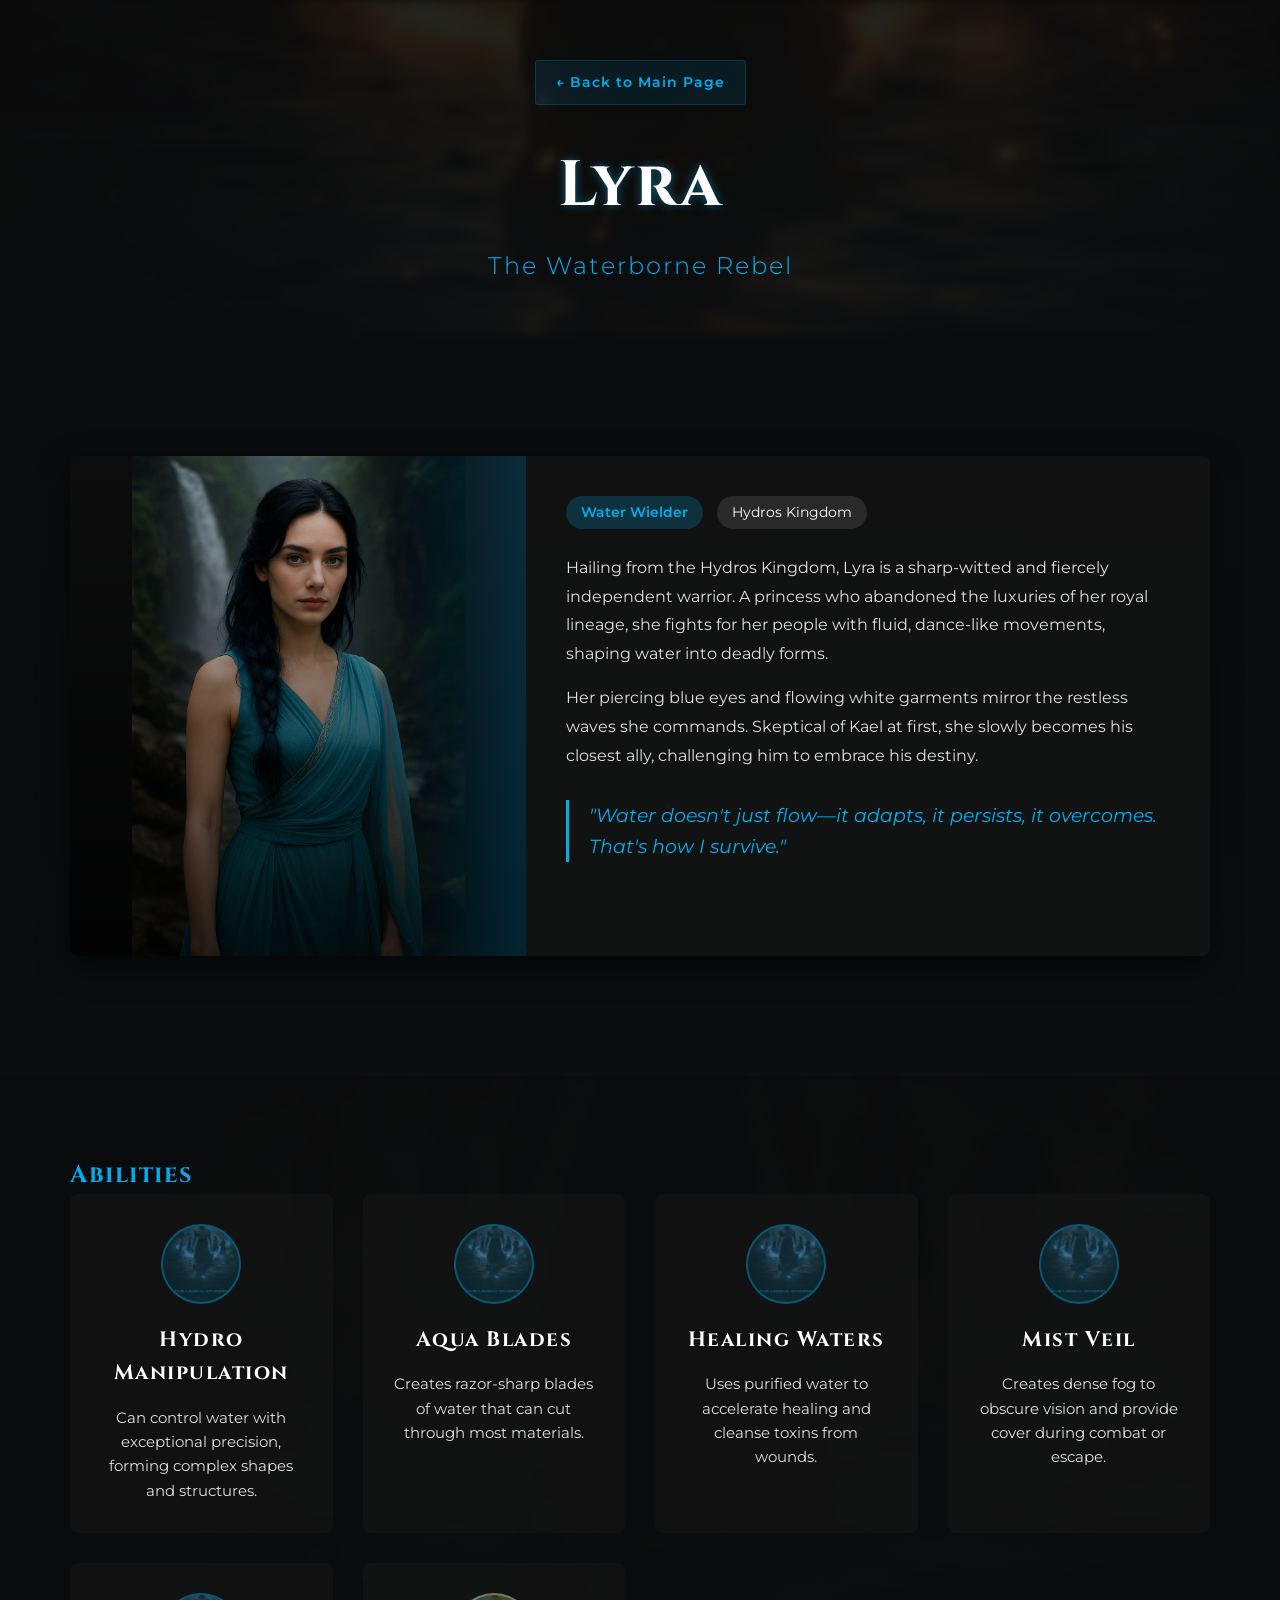
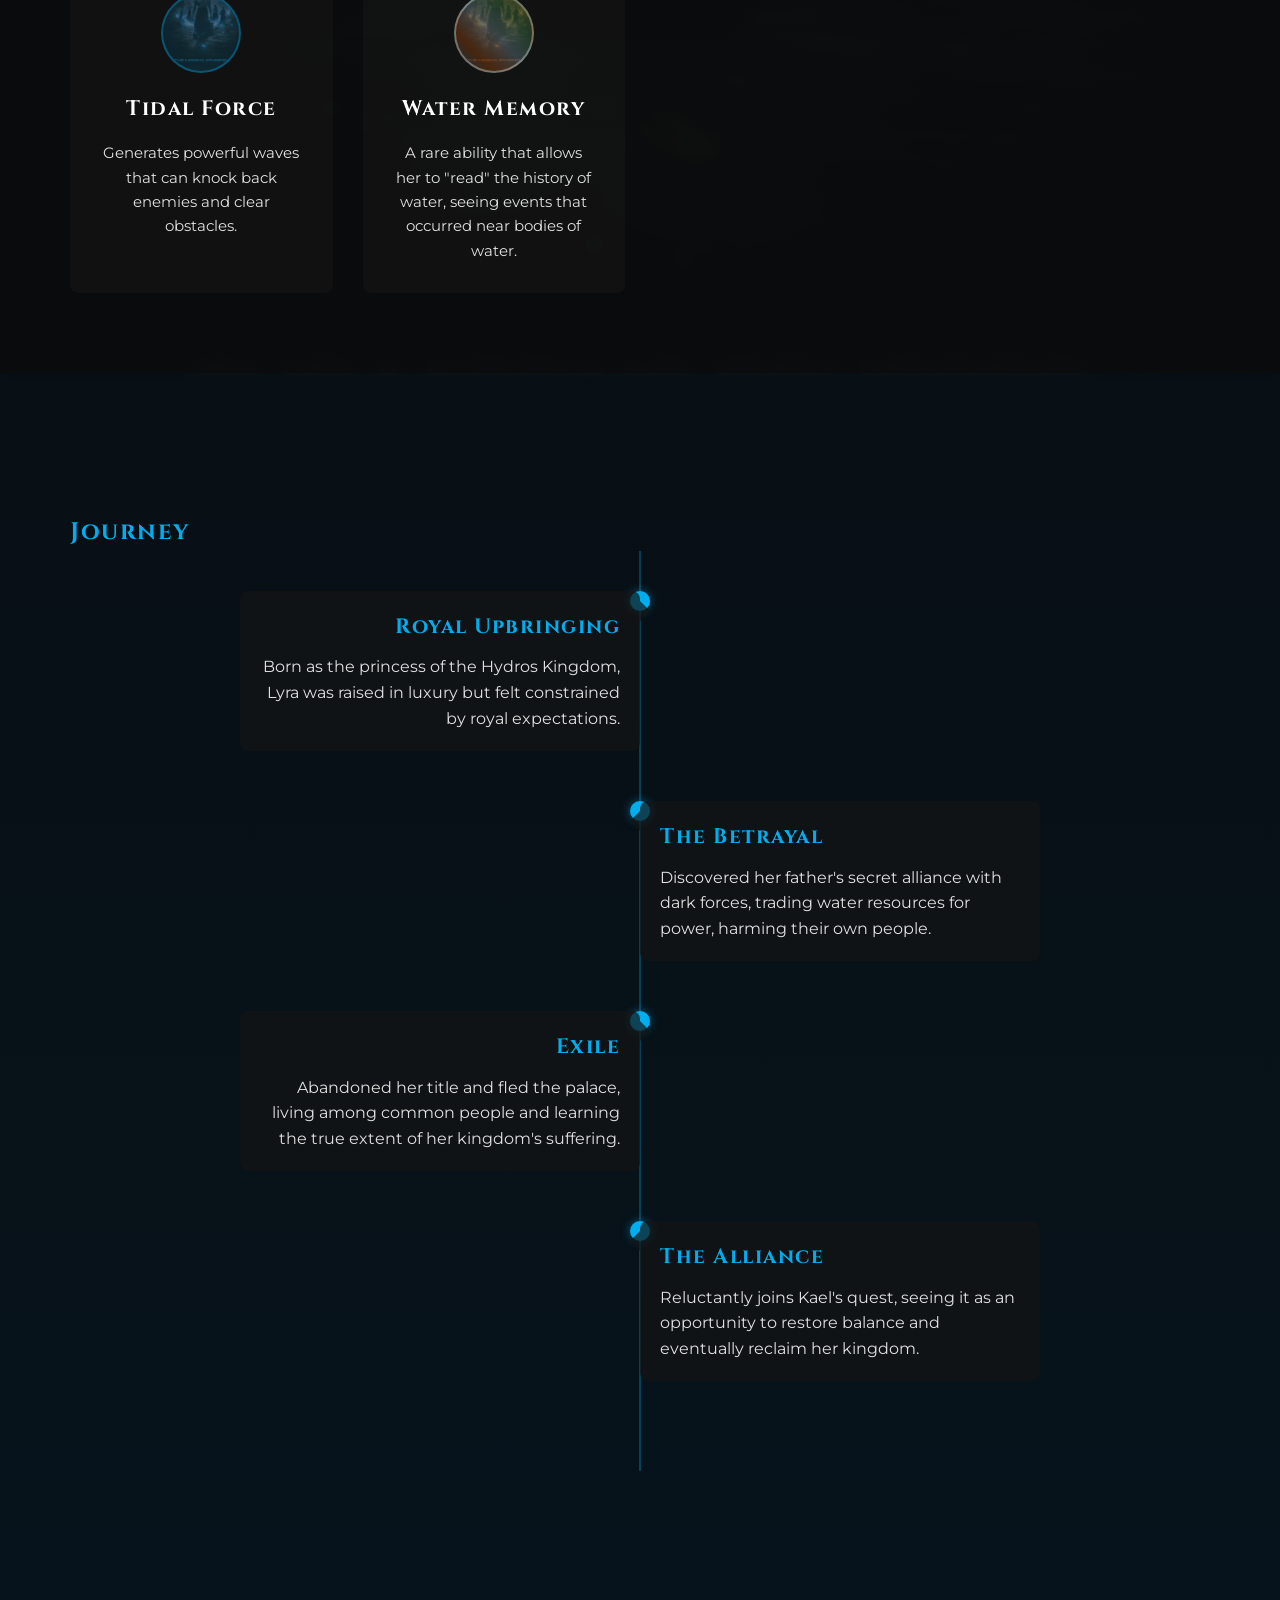
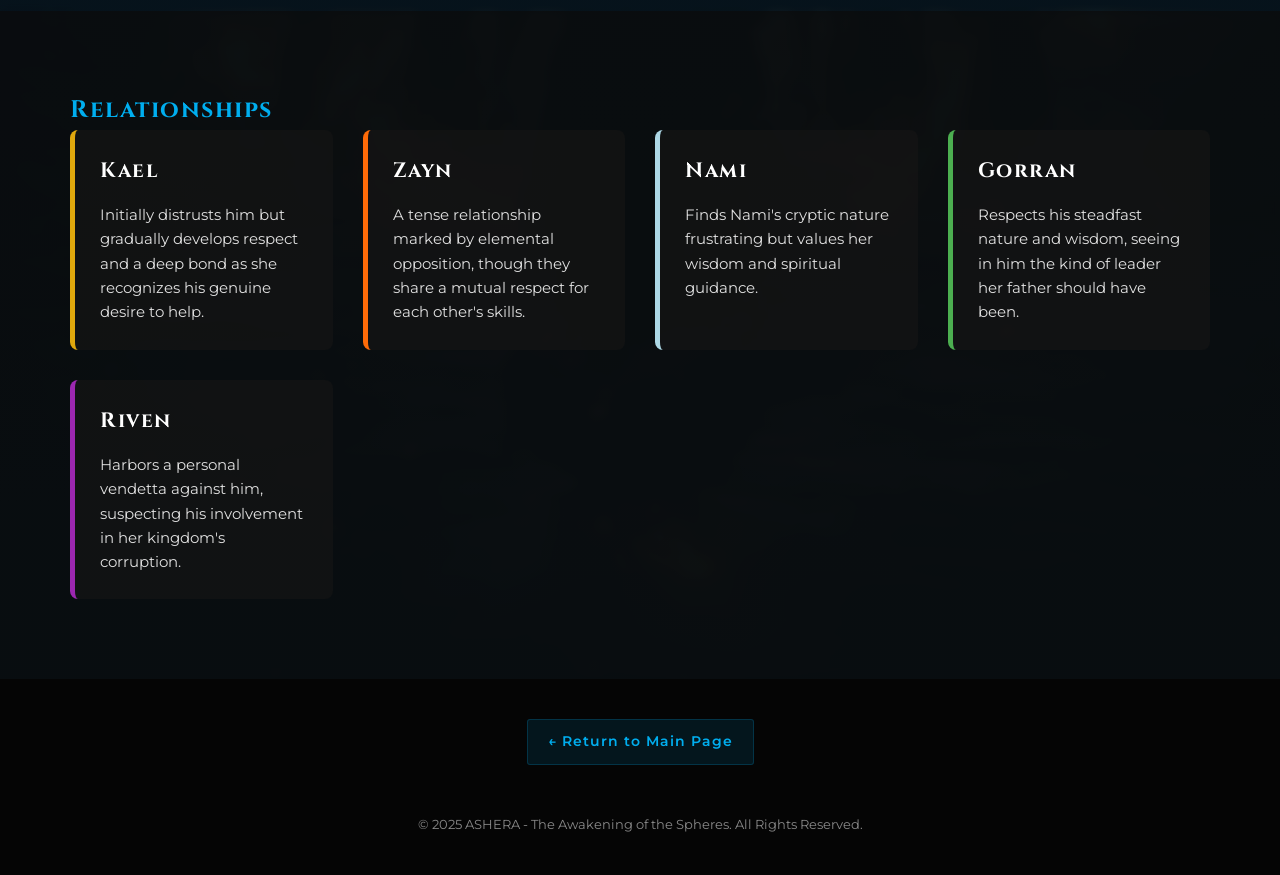
<file: characters/lyra.html>
<!DOCTYPE html>
<html lang="en">
<head>
    <meta charset="UTF-8">
    <meta name="viewport" content="width=device-width, initial-scale=1.0">
    <title>Lyra - The Waterborne Rebel | ASHERA</title>
    <link rel="stylesheet" href="../styles.css">
    <link rel="stylesheet" href="character-styles.css">
    <link rel="preconnect" href="https://fonts.googleapis.com">
    <link rel="preconnect" href="https://fonts.gstatic.com" crossorigin>
    <link href="https://fonts.googleapis.com/css2?family=Cinzel:wght@400;700;900&family=Montserrat:wght@300;400;600&display=swap" rel="stylesheet">
</head>
<body class="character-page" data-character="water">
    <div class="character-particles"></div>
    
    <header class="character-header">
        <div class="container">
            <a href="../index.html" class="back-btn">&larr; Back to Main Page</a>
            <h1 class="character-name">Lyra</h1>
            <p class="character-title">The Waterborne Rebel</p>
        </div>
    </header>

    <section class="character-profile">
        <div class="container">
            <div class="character-card">
                <div class="character-image">
                    <div class="character-portrait" data-element="water"></div>
                </div>
                <div class="character-details">
                    <div class="character-role">Water Wielder</div>
                    <div class="character-element-tag">Hydros Kingdom</div>
                    <div class="character-description">
                        <p>Hailing from the Hydros Kingdom, Lyra is a sharp-witted and fiercely independent warrior. A princess who abandoned the luxuries of her royal lineage, she fights for her people with fluid, dance-like movements, shaping water into deadly forms.</p>
                        <p>Her piercing blue eyes and flowing white garments mirror the restless waves she commands. Skeptical of Kael at first, she slowly becomes his closest ally, challenging him to embrace his destiny.</p>
                    </div>
                    <div class="character-quote">
                        "Water doesn't just flow—it adapts, it persists, it overcomes. That's how I survive."
                    </div>
                </div>
            </div>
        </div>
    </section>

    <section class="character-abilities">
        <div class="container">
            <h2>Abilities</h2>
            <div class="abilities-grid">
                <div class="ability">
                    <div class="ability-icon" data-element="water"></div>
                    <h3>Hydro Manipulation</h3>
                    <p>Can control water with exceptional precision, forming complex shapes and structures.</p>
                </div>
                <div class="ability">
                    <div class="ability-icon" data-element="water"></div>
                    <h3>Aqua Blades</h3>
                    <p>Creates razor-sharp blades of water that can cut through most materials.</p>
                </div>
                <div class="ability">
                    <div class="ability-icon" data-element="water"></div>
                    <h3>Healing Waters</h3>
                    <p>Uses purified water to accelerate healing and cleanse toxins from wounds.</p>
                </div>
                <div class="ability">
                    <div class="ability-icon" data-element="water"></div>
                    <h3>Mist Veil</h3>
                    <p>Creates dense fog to obscure vision and provide cover during combat or escape.</p>
                </div>
                <div class="ability">
                    <div class="ability-icon" data-element="water"></div>
                    <h3>Tidal Force</h3>
                    <p>Generates powerful waves that can knock back enemies and clear obstacles.</p>
                </div>
                <div class="ability">
                    <div class="ability-icon special"></div>
                    <h3>Water Memory</h3>
                    <p>A rare ability that allows her to "read" the history of water, seeing events that occurred near bodies of water.</p>
                </div>
            </div>
        </div>
    </section>

    <section class="character-journey">
        <div class="container">
            <h2>Journey</h2>
            <div class="journey-timeline">
                <div class="journey-event">
                    <div class="event-marker"></div>
                    <div class="event-content">
                        <h3>Royal Upbringing</h3>
                        <p>Born as the princess of the Hydros Kingdom, Lyra was raised in luxury but felt constrained by royal expectations.</p>
                    </div>
                </div>
                <div class="journey-event">
                    <div class="event-marker"></div>
                    <div class="event-content">
                        <h3>The Betrayal</h3>
                        <p>Discovered her father's secret alliance with dark forces, trading water resources for power, harming their own people.</p>
                    </div>
                </div>
                <div class="journey-event">
                    <div class="event-marker"></div>
                    <div class="event-content">
                        <h3>Exile</h3>
                        <p>Abandoned her title and fled the palace, living among common people and learning the true extent of her kingdom's suffering.</p>
                    </div>
                </div>
                <div class="journey-event">
                    <div class="event-marker"></div>
                    <div class="event-content">
                        <h3>The Alliance</h3>
                        <p>Reluctantly joins Kael's quest, seeing it as an opportunity to restore balance and eventually reclaim her kingdom.</p>
                    </div>
                </div>
            </div>
        </div>
    </section>

    <section class="character-relationships">
        <div class="container">
            <h2>Relationships</h2>
            <div class="relationships-grid">
                <a href="kael.html" class="relationship-card" data-element="all">
                    <h3>Kael</h3>
                    <p>Initially distrusts him but gradually develops respect and a deep bond as she recognizes his genuine desire to help.</p>
                </a>
                <a href="zayn.html" class="relationship-card" data-element="fire">
                    <h3>Zayn</h3>
                    <p>A tense relationship marked by elemental opposition, though they share a mutual respect for each other's skills.</p>
                </a>
                <a href="nami.html" class="relationship-card" data-element="air">
                    <h3>Nami</h3>
                    <p>Finds Nami's cryptic nature frustrating but values her wisdom and spiritual guidance.</p>
                </a>
                <a href="gorran.html" class="relationship-card" data-element="earth">
                    <h3>Gorran</h3>
                    <p>Respects his steadfast nature and wisdom, seeing in him the kind of leader her father should have been.</p>
                </a>
                <a href="riven.html" class="relationship-card" data-element="darkness">
                    <h3>Riven</h3>
                    <p>Harbors a personal vendetta against him, suspecting his involvement in her kingdom's corruption.</p>
                </a>
            </div>
        </div>
    </section>

    <footer>
        <div class="container">
            <div class="footer-content">
                <a href="../index.html" class="back-btn">&larr; Return to Main Page</a>
                <p class="copyright">&copy; 2025 ASHERA - The Awakening of the Spheres. All Rights Reserved.</p>
            </div>
        </div>
    </footer>

    <script>
        document.addEventListener('DOMContentLoaded', function() {
            // Add parallax effect to character portrait
            const portrait = document.querySelector('.character-portrait');
            
            window.addEventListener('mousemove', function(e) {
                const x = e.clientX / window.innerWidth;
                const y = e.clientY / window.innerHeight;
                
                portrait.style.transform = `translateX(${x * 20 - 10}px) translateY(${y * 20 - 10}px)`;
            });
            
            // Animate elements on scroll
            const animateElements = document.querySelectorAll('.character-card, .ability, .journey-event, .relationship-card');
            
            function checkScroll() {
                animateElements.forEach(element => {
                    const elementTop = element.getBoundingClientRect().top;
                    const elementVisible = 150;
                    
                    if (elementTop < window.innerHeight - elementVisible) {
                        element.classList.add('visible');
                    }
                });
            }
            
            window.addEventListener('scroll', checkScroll);
            checkScroll(); // Check on load
        });
    </script>
</body>
</html>
</file>
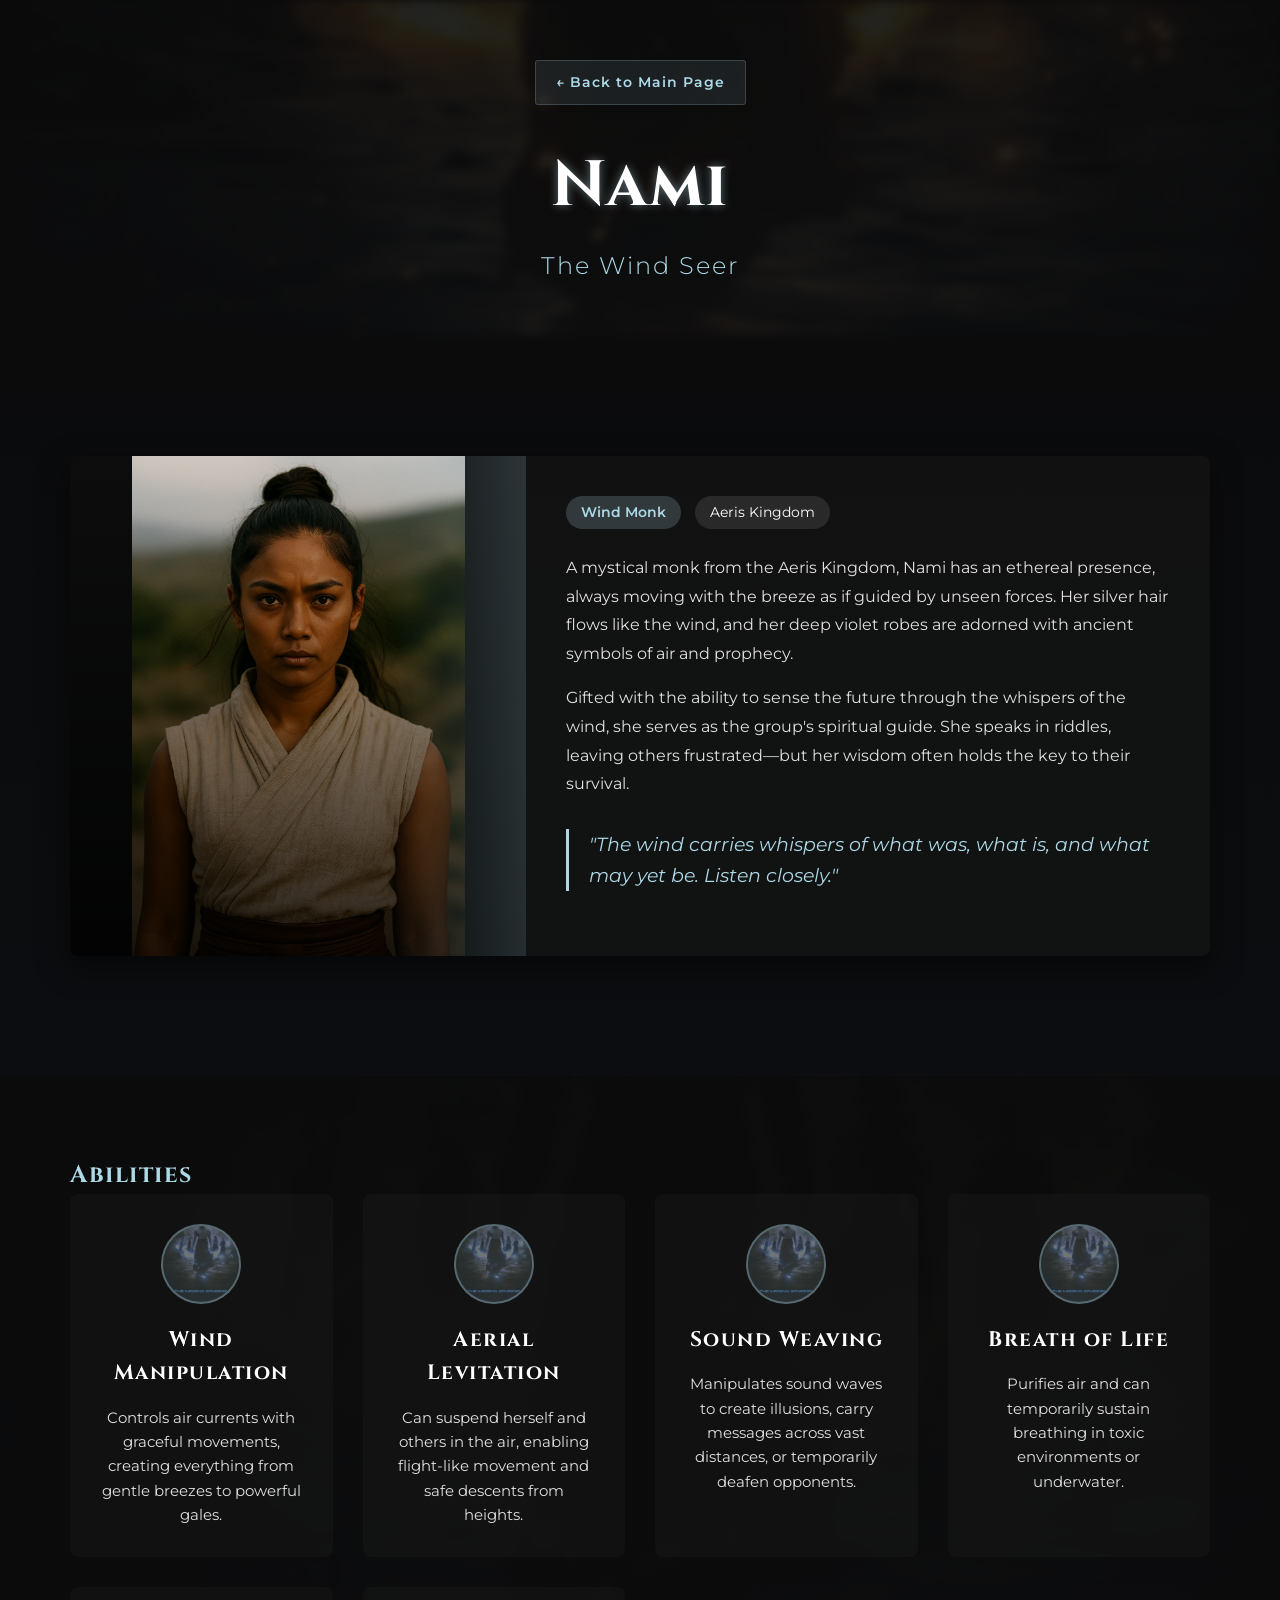
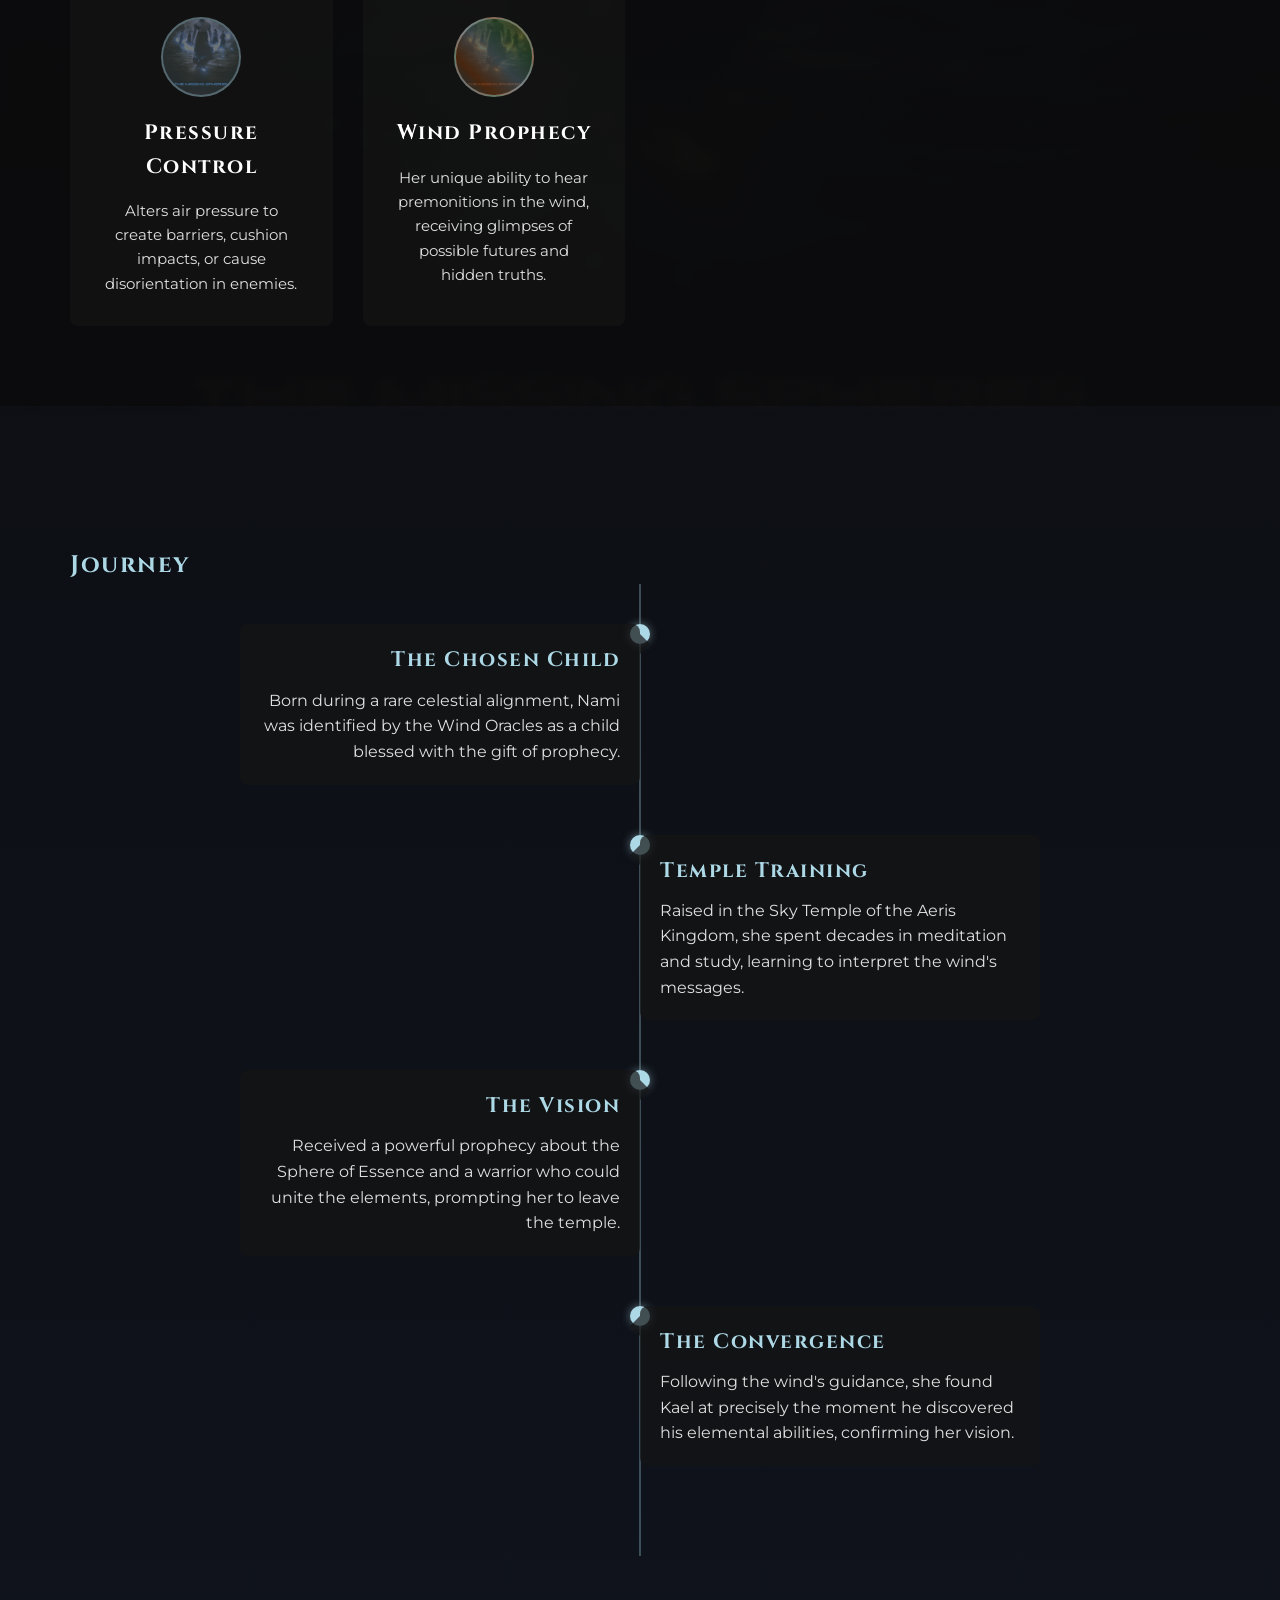
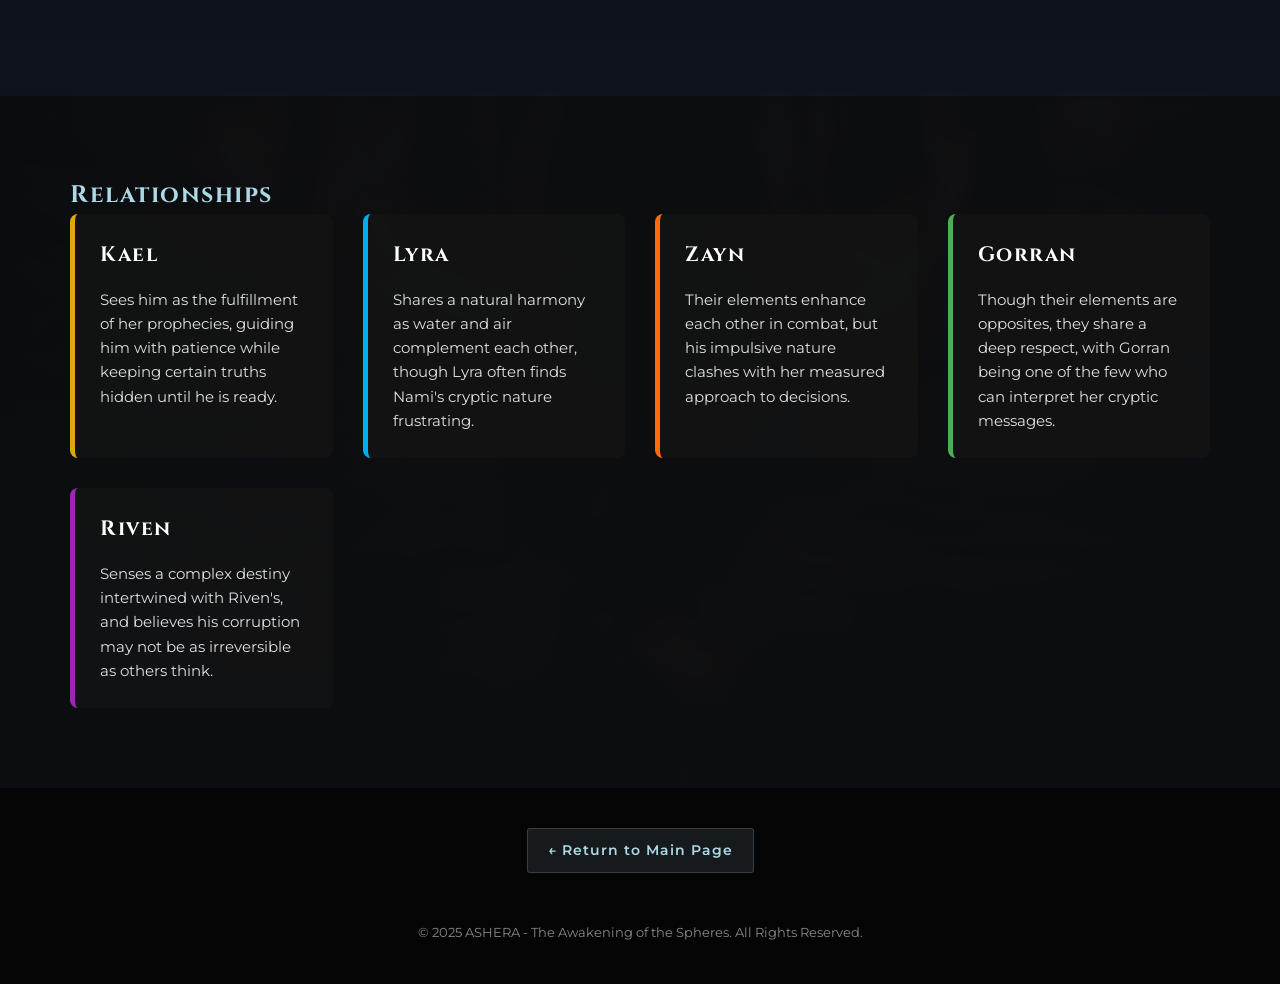
<file: characters/nami.html>
<!DOCTYPE html>
<html lang="en">
<head>
    <meta charset="UTF-8">
    <meta name="viewport" content="width=device-width, initial-scale=1.0">
    <title>Nami - The Wind Seer | ASHERA</title>
    <link rel="stylesheet" href="../styles.css">
    <link rel="stylesheet" href="character-styles.css">
    <link rel="preconnect" href="https://fonts.googleapis.com">
    <link rel="preconnect" href="https://fonts.gstatic.com" crossorigin>
    <link href="https://fonts.googleapis.com/css2?family=Cinzel:wght@400;700;900&family=Montserrat:wght@300;400;600&display=swap" rel="stylesheet">
</head>
<body class="character-page" data-character="air">
    <div class="character-particles"></div>
    
    <header class="character-header">
        <div class="container">
            <a href="../index.html" class="back-btn">&larr; Back to Main Page</a>
            <h1 class="character-name">Nami</h1>
            <p class="character-title">The Wind Seer</p>
        </div>
    </header>

    <section class="character-profile">
        <div class="container">
            <div class="character-card">
                <div class="character-image">
                    <div class="character-portrait" data-element="air"></div>
                </div>
                <div class="character-details">
                    <div class="character-role">Wind Monk</div>
                    <div class="character-element-tag">Aeris Kingdom</div>
                    <div class="character-description">
                        <p>A mystical monk from the Aeris Kingdom, Nami has an ethereal presence, always moving with the breeze as if guided by unseen forces. Her silver hair flows like the wind, and her deep violet robes are adorned with ancient symbols of air and prophecy.</p>
                        <p>Gifted with the ability to sense the future through the whispers of the wind, she serves as the group's spiritual guide. She speaks in riddles, leaving others frustrated—but her wisdom often holds the key to their survival.</p>
                    </div>
                    <div class="character-quote">
                        "The wind carries whispers of what was, what is, and what may yet be. Listen closely."
                    </div>
                </div>
            </div>
        </div>
    </section>

    <section class="character-abilities">
        <div class="container">
            <h2>Abilities</h2>
            <div class="abilities-grid">
                <div class="ability">
                    <div class="ability-icon" data-element="air"></div>
                    <h3>Wind Manipulation</h3>
                    <p>Controls air currents with graceful movements, creating everything from gentle breezes to powerful gales.</p>
                </div>
                <div class="ability">
                    <div class="ability-icon" data-element="air"></div>
                    <h3>Aerial Levitation</h3>
                    <p>Can suspend herself and others in the air, enabling flight-like movement and safe descents from heights.</p>
                </div>
                <div class="ability">
                    <div class="ability-icon" data-element="air"></div>
                    <h3>Sound Weaving</h3>
                    <p>Manipulates sound waves to create illusions, carry messages across vast distances, or temporarily deafen opponents.</p>
                </div>
                <div class="ability">
                    <div class="ability-icon" data-element="air"></div>
                    <h3>Breath of Life</h3>
                    <p>Purifies air and can temporarily sustain breathing in toxic environments or underwater.</p>
                </div>
                <div class="ability">
                    <div class="ability-icon" data-element="air"></div>
                    <h3>Pressure Control</h3>
                    <p>Alters air pressure to create barriers, cushion impacts, or cause disorientation in enemies.</p>
                </div>
                <div class="ability">
                    <div class="ability-icon special"></div>
                    <h3>Wind Prophecy</h3>
                    <p>Her unique ability to hear premonitions in the wind, receiving glimpses of possible futures and hidden truths.</p>
                </div>
            </div>
        </div>
    </section>

    <section class="character-journey">
        <div class="container">
            <h2>Journey</h2>
            <div class="journey-timeline">
                <div class="journey-event">
                    <div class="event-marker"></div>
                    <div class="event-content">
                        <h3>The Chosen Child</h3>
                        <p>Born during a rare celestial alignment, Nami was identified by the Wind Oracles as a child blessed with the gift of prophecy.</p>
                    </div>
                </div>
                <div class="journey-event">
                    <div class="event-marker"></div>
                    <div class="event-content">
                        <h3>Temple Training</h3>
                        <p>Raised in the Sky Temple of the Aeris Kingdom, she spent decades in meditation and study, learning to interpret the wind's messages.</p>
                    </div>
                </div>
                <div class="journey-event">
                    <div class="event-marker"></div>
                    <div class="event-content">
                        <h3>The Vision</h3>
                        <p>Received a powerful prophecy about the Sphere of Essence and a warrior who could unite the elements, prompting her to leave the temple.</p>
                    </div>
                </div>
                <div class="journey-event">
                    <div class="event-marker"></div>
                    <div class="event-content">
                        <h3>The Convergence</h3>
                        <p>Following the wind's guidance, she found Kael at precisely the moment he discovered his elemental abilities, confirming her vision.</p>
                    </div>
                </div>
            </div>
        </div>
    </section>

    <section class="character-relationships">
        <div class="container">
            <h2>Relationships</h2>
            <div class="relationships-grid">
                <a href="kael.html" class="relationship-card" data-element="all">
                    <h3>Kael</h3>
                    <p>Sees him as the fulfillment of her prophecies, guiding him with patience while keeping certain truths hidden until he is ready.</p>
                </a>
                <a href="lyra.html" class="relationship-card" data-element="water">
                    <h3>Lyra</h3>
                    <p>Shares a natural harmony as water and air complement each other, though Lyra often finds Nami's cryptic nature frustrating.</p>
                </a>
                <a href="zayn.html" class="relationship-card" data-element="fire">
                    <h3>Zayn</h3>
                    <p>Their elements enhance each other in combat, but his impulsive nature clashes with her measured approach to decisions.</p>
                </a>
                <a href="gorran.html" class="relationship-card" data-element="earth">
                    <h3>Gorran</h3>
                    <p>Though their elements are opposites, they share a deep respect, with Gorran being one of the few who can interpret her cryptic messages.</p>
                </a>
                <a href="riven.html" class="relationship-card" data-element="darkness">
                    <h3>Riven</h3>
                    <p>Senses a complex destiny intertwined with Riven's, and believes his corruption may not be as irreversible as others think.</p>
                </a>
            </div>
        </div>
    </section>

    <footer>
        <div class="container">
            <div class="footer-content">
                <a href="../index.html" class="back-btn">&larr; Return to Main Page</a>
                <p class="copyright">&copy; 2025 ASHERA - The Awakening of the Spheres. All Rights Reserved.</p>
            </div>
        </div>
    </footer>

    <script>
        document.addEventListener('DOMContentLoaded', function() {
            // Add parallax effect to character portrait
            const portrait = document.querySelector('.character-portrait');
            
            window.addEventListener('mousemove', function(e) {
                const x = e.clientX / window.innerWidth;
                const y = e.clientY / window.innerHeight;
                
                portrait.style.transform = `translateX(${x * 20 - 10}px) translateY(${y * 20 - 10}px)`;
            });
            
            // Animate elements on scroll
            const animateElements = document.querySelectorAll('.character-card, .ability, .journey-event, .relationship-card');
            
            function checkScroll() {
                animateElements.forEach(element => {
                    const elementTop = element.getBoundingClientRect().top;
                    const elementVisible = 150;
                    
                    if (elementTop < window.innerHeight - elementVisible) {
                        element.classList.add('visible');
                    }
                });
            }
            
            window.addEventListener('scroll', checkScroll);
            checkScroll(); // Check on load
        });
    </script>
</body>
</html>
</file>
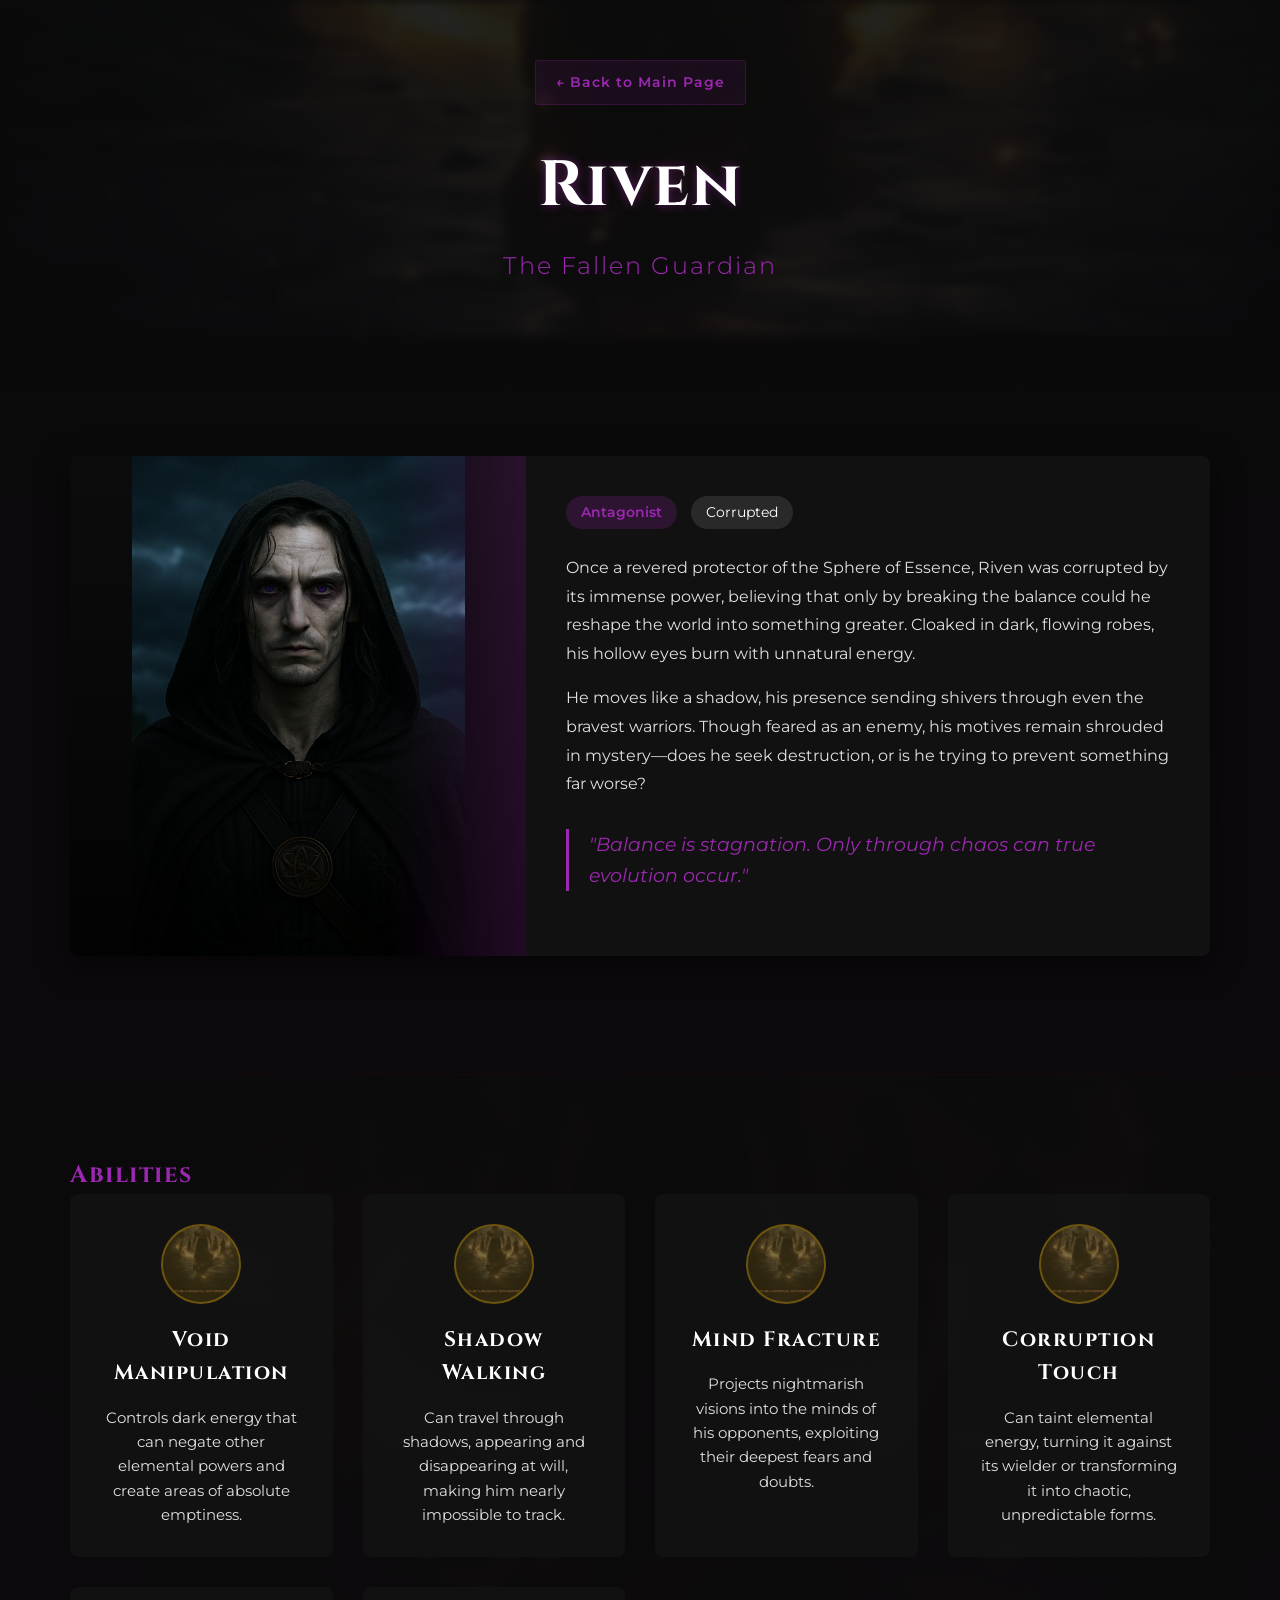
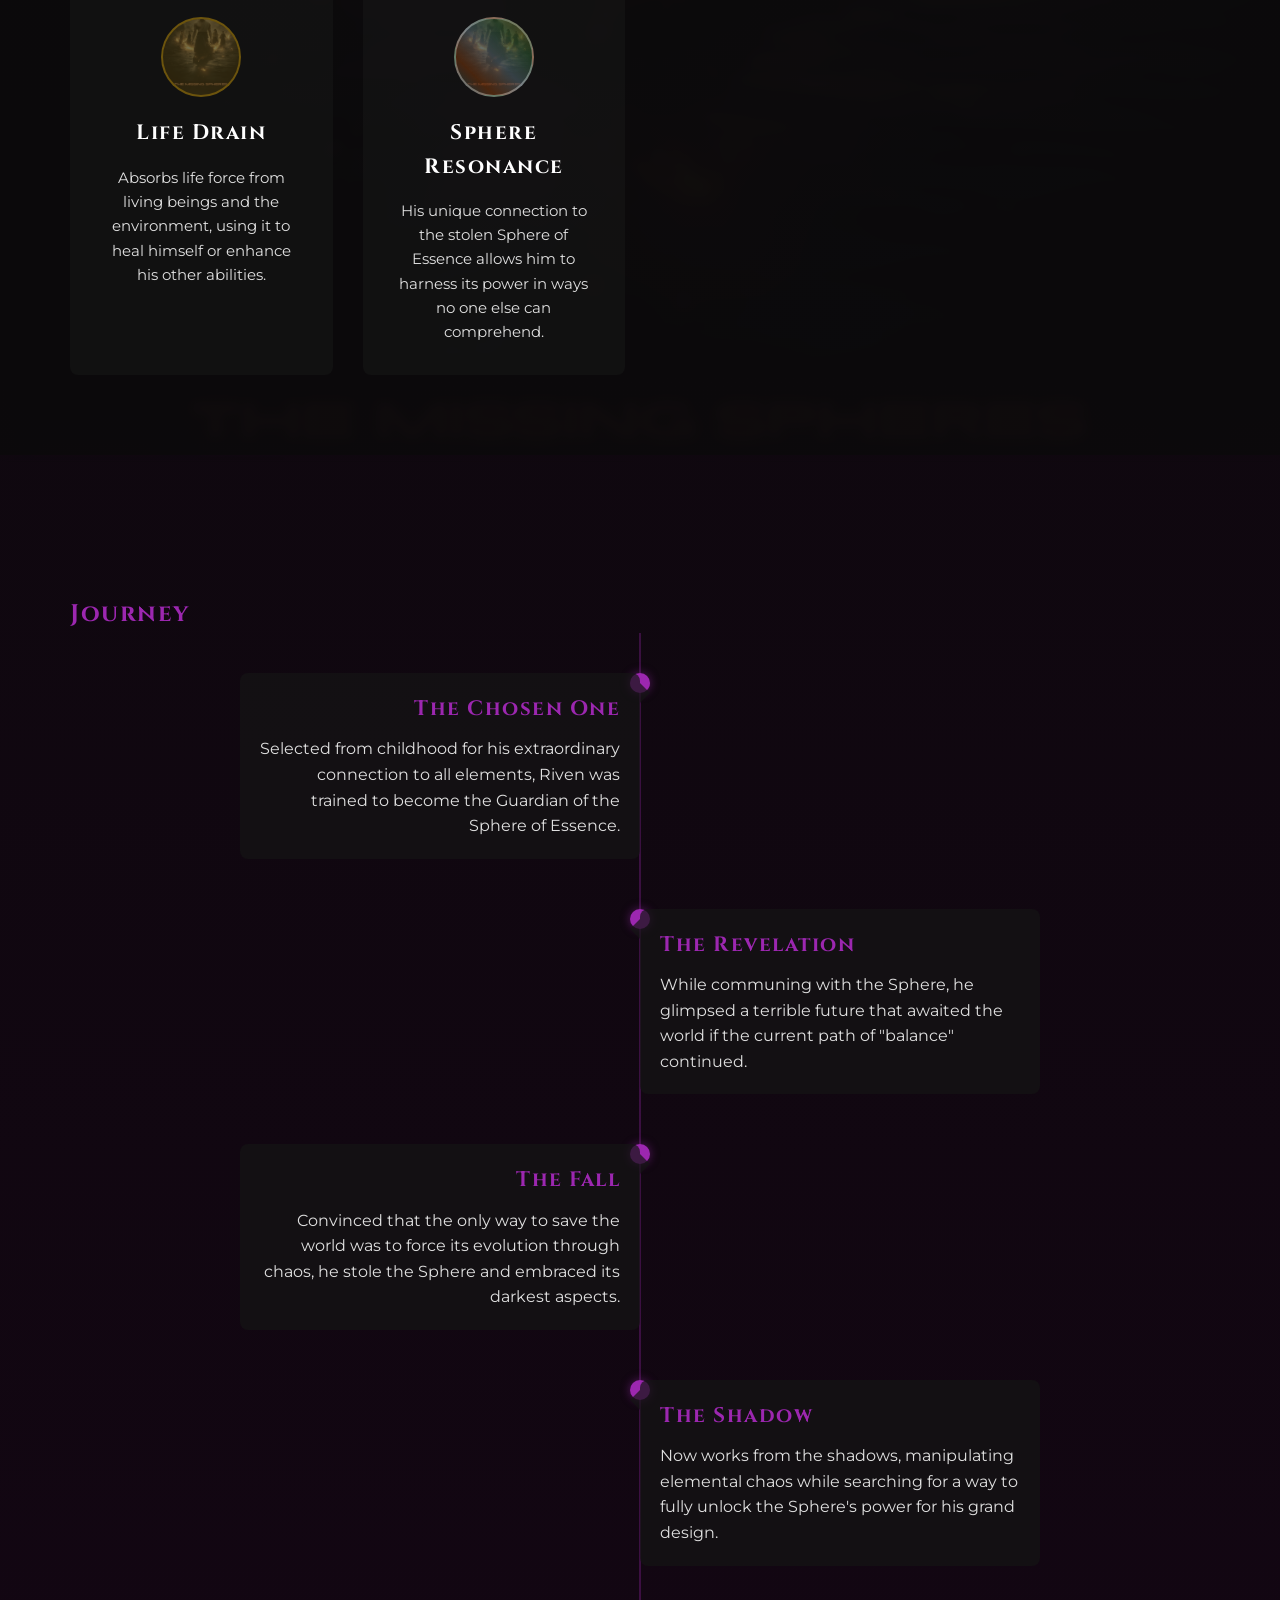
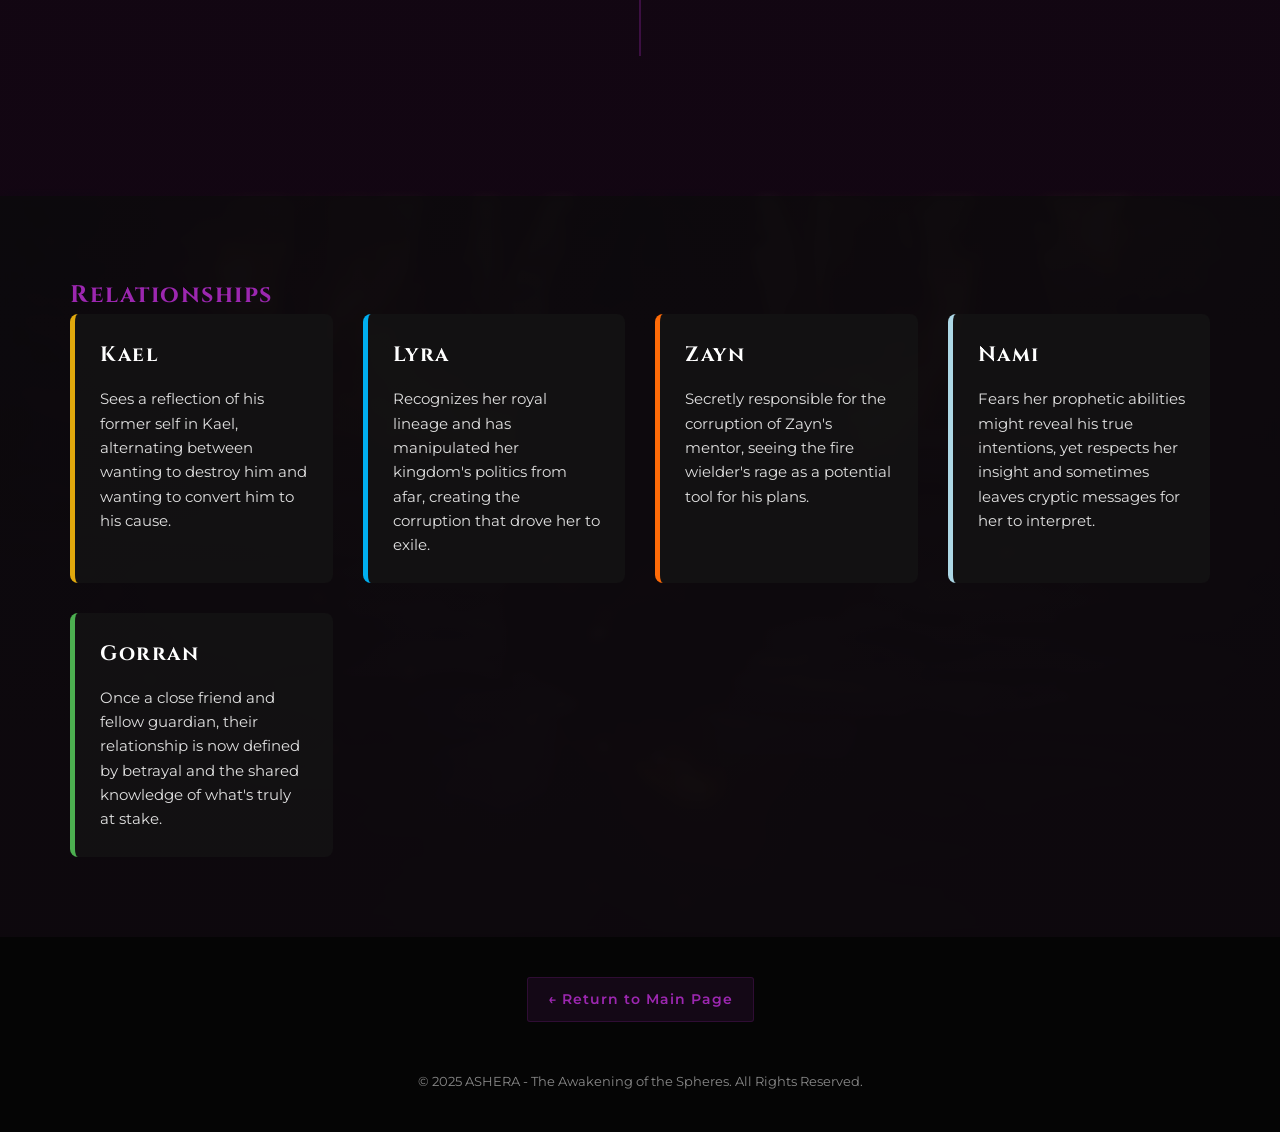
<file: characters/riven.html>
<!DOCTYPE html>
<html lang="en">
<head>
    <meta charset="UTF-8">
    <meta name="viewport" content="width=device-width, initial-scale=1.0">
    <title>Riven - The Fallen Guardian | ASHERA</title>
    <link rel="stylesheet" href="../styles.css">
    <link rel="stylesheet" href="character-styles.css">
    <link rel="preconnect" href="https://fonts.googleapis.com">
    <link rel="preconnect" href="https://fonts.gstatic.com" crossorigin>
    <link href="https://fonts.googleapis.com/css2?family=Cinzel:wght@400;700;900&family=Montserrat:wght@300;400;600&display=swap" rel="stylesheet">
</head>
<body class="character-page" data-character="darkness">
    <div class="character-particles"></div>
    
    <header class="character-header">
        <div class="container">
            <a href="../index.html" class="back-btn">&larr; Back to Main Page</a>
            <h1 class="character-name">Riven</h1>
            <p class="character-title">The Fallen Guardian</p>
        </div>
    </header>

    <section class="character-profile">
        <div class="container">
            <div class="character-card">
                <div class="character-image">
                    <div class="character-portrait" data-element="darkness"></div>
                </div>
                <div class="character-details">
                    <div class="character-role">Antagonist</div>
                    <div class="character-element-tag">Corrupted</div>
                    <div class="character-description">
                        <p>Once a revered protector of the Sphere of Essence, Riven was corrupted by its immense power, believing that only by breaking the balance could he reshape the world into something greater. Cloaked in dark, flowing robes, his hollow eyes burn with unnatural energy.</p>
                        <p>He moves like a shadow, his presence sending shivers through even the bravest warriors. Though feared as an enemy, his motives remain shrouded in mystery—does he seek destruction, or is he trying to prevent something far worse?</p>
                    </div>
                    <div class="character-quote">
                        "Balance is stagnation. Only through chaos can true evolution occur."
                    </div>
                </div>
            </div>
        </div>
    </section>

    <section class="character-abilities">
        <div class="container">
            <h2>Abilities</h2>
            <div class="abilities-grid">
                <div class="ability">
                    <div class="ability-icon" data-element="darkness"></div>
                    <h3>Void Manipulation</h3>
                    <p>Controls dark energy that can negate other elemental powers and create areas of absolute emptiness.</p>
                </div>
                <div class="ability">
                    <div class="ability-icon" data-element="darkness"></div>
                    <h3>Shadow Walking</h3>
                    <p>Can travel through shadows, appearing and disappearing at will, making him nearly impossible to track.</p>
                </div>
                <div class="ability">
                    <div class="ability-icon" data-element="darkness"></div>
                    <h3>Mind Fracture</h3>
                    <p>Projects nightmarish visions into the minds of his opponents, exploiting their deepest fears and doubts.</p>
                </div>
                <div class="ability">
                    <div class="ability-icon" data-element="darkness"></div>
                    <h3>Corruption Touch</h3>
                    <p>Can taint elemental energy, turning it against its wielder or transforming it into chaotic, unpredictable forms.</p>
                </div>
                <div class="ability">
                    <div class="ability-icon" data-element="darkness"></div>
                    <h3>Life Drain</h3>
                    <p>Absorbs life force from living beings and the environment, using it to heal himself or enhance his other abilities.</p>
                </div>
                <div class="ability">
                    <div class="ability-icon special"></div>
                    <h3>Sphere Resonance</h3>
                    <p>His unique connection to the stolen Sphere of Essence allows him to harness its power in ways no one else can comprehend.</p>
                </div>
            </div>
        </div>
    </section>

    <section class="character-journey">
        <div class="container">
            <h2>Journey</h2>
            <div class="journey-timeline">
                <div class="journey-event">
                    <div class="event-marker"></div>
                    <div class="event-content">
                        <h3>The Chosen One</h3>
                        <p>Selected from childhood for his extraordinary connection to all elements, Riven was trained to become the Guardian of the Sphere of Essence.</p>
                    </div>
                </div>
                <div class="journey-event">
                    <div class="event-marker"></div>
                    <div class="event-content">
                        <h3>The Revelation</h3>
                        <p>While communing with the Sphere, he glimpsed a terrible future that awaited the world if the current path of "balance" continued.</p>
                    </div>
                </div>
                <div class="journey-event">
                    <div class="event-marker"></div>
                    <div class="event-content">
                        <h3>The Fall</h3>
                        <p>Convinced that the only way to save the world was to force its evolution through chaos, he stole the Sphere and embraced its darkest aspects.</p>
                    </div>
                </div>
                <div class="journey-event">
                    <div class="event-marker"></div>
                    <div class="event-content">
                        <h3>The Shadow</h3>
                        <p>Now works from the shadows, manipulating elemental chaos while searching for a way to fully unlock the Sphere's power for his grand design.</p>
                    </div>
                </div>
            </div>
        </div>
    </section>

    <section class="character-relationships">
        <div class="container">
            <h2>Relationships</h2>
            <div class="relationships-grid">
                <a href="kael.html" class="relationship-card" data-element="all">
                    <h3>Kael</h3>
                    <p>Sees a reflection of his former self in Kael, alternating between wanting to destroy him and wanting to convert him to his cause.</p>
                </a>
                <a href="lyra.html" class="relationship-card" data-element="water">
                    <h3>Lyra</h3>
                    <p>Recognizes her royal lineage and has manipulated her kingdom's politics from afar, creating the corruption that drove her to exile.</p>
                </a>
                <a href="zayn.html" class="relationship-card" data-element="fire">
                    <h3>Zayn</h3>
                    <p>Secretly responsible for the corruption of Zayn's mentor, seeing the fire wielder's rage as a potential tool for his plans.</p>
                </a>
                <a href="nami.html" class="relationship-card" data-element="air">
                    <h3>Nami</h3>
                    <p>Fears her prophetic abilities might reveal his true intentions, yet respects her insight and sometimes leaves cryptic messages for her to interpret.</p>
                </a>
                <a href="gorran.html" class="relationship-card" data-element="earth">
                    <h3>Gorran</h3>
                    <p>Once a close friend and fellow guardian, their relationship is now defined by betrayal and the shared knowledge of what's truly at stake.</p>
                </a>
            </div>
        </div>
    </section>

    <footer>
        <div class="container">
            <div class="footer-content">
                <a href="../index.html" class="back-btn">&larr; Return to Main Page</a>
                <p class="copyright">&copy; 2025 ASHERA - The Awakening of the Spheres. All Rights Reserved.</p>
            </div>
        </div>
    </footer>

    <script>
        document.addEventListener('DOMContentLoaded', function() {
            // Add parallax effect to character portrait
            const portrait = document.querySelector('.character-portrait');
            
            window.addEventListener('mousemove', function(e) {
                const x = e.clientX / window.innerWidth;
                const y = e.clientY / window.innerHeight;
                
                portrait.style.transform = `translateX(${x * 20 - 10}px) translateY(${y * 20 - 10}px)`;
            });
            
            // Animate elements on scroll
            const animateElements = document.querySelectorAll('.character-card, .ability, .journey-event, .relationship-card');
            
            function checkScroll() {
                animateElements.forEach(element => {
                    const elementTop = element.getBoundingClientRect().top;
                    const elementVisible = 150;
                    
                    if (elementTop < window.innerHeight - elementVisible) {
                        element.classList.add('visible');
                    }
                });
            }
            
            window.addEventListener('scroll', checkScroll);
            checkScroll(); // Check on load
        });
    </script>
</body>
</html>
</file>
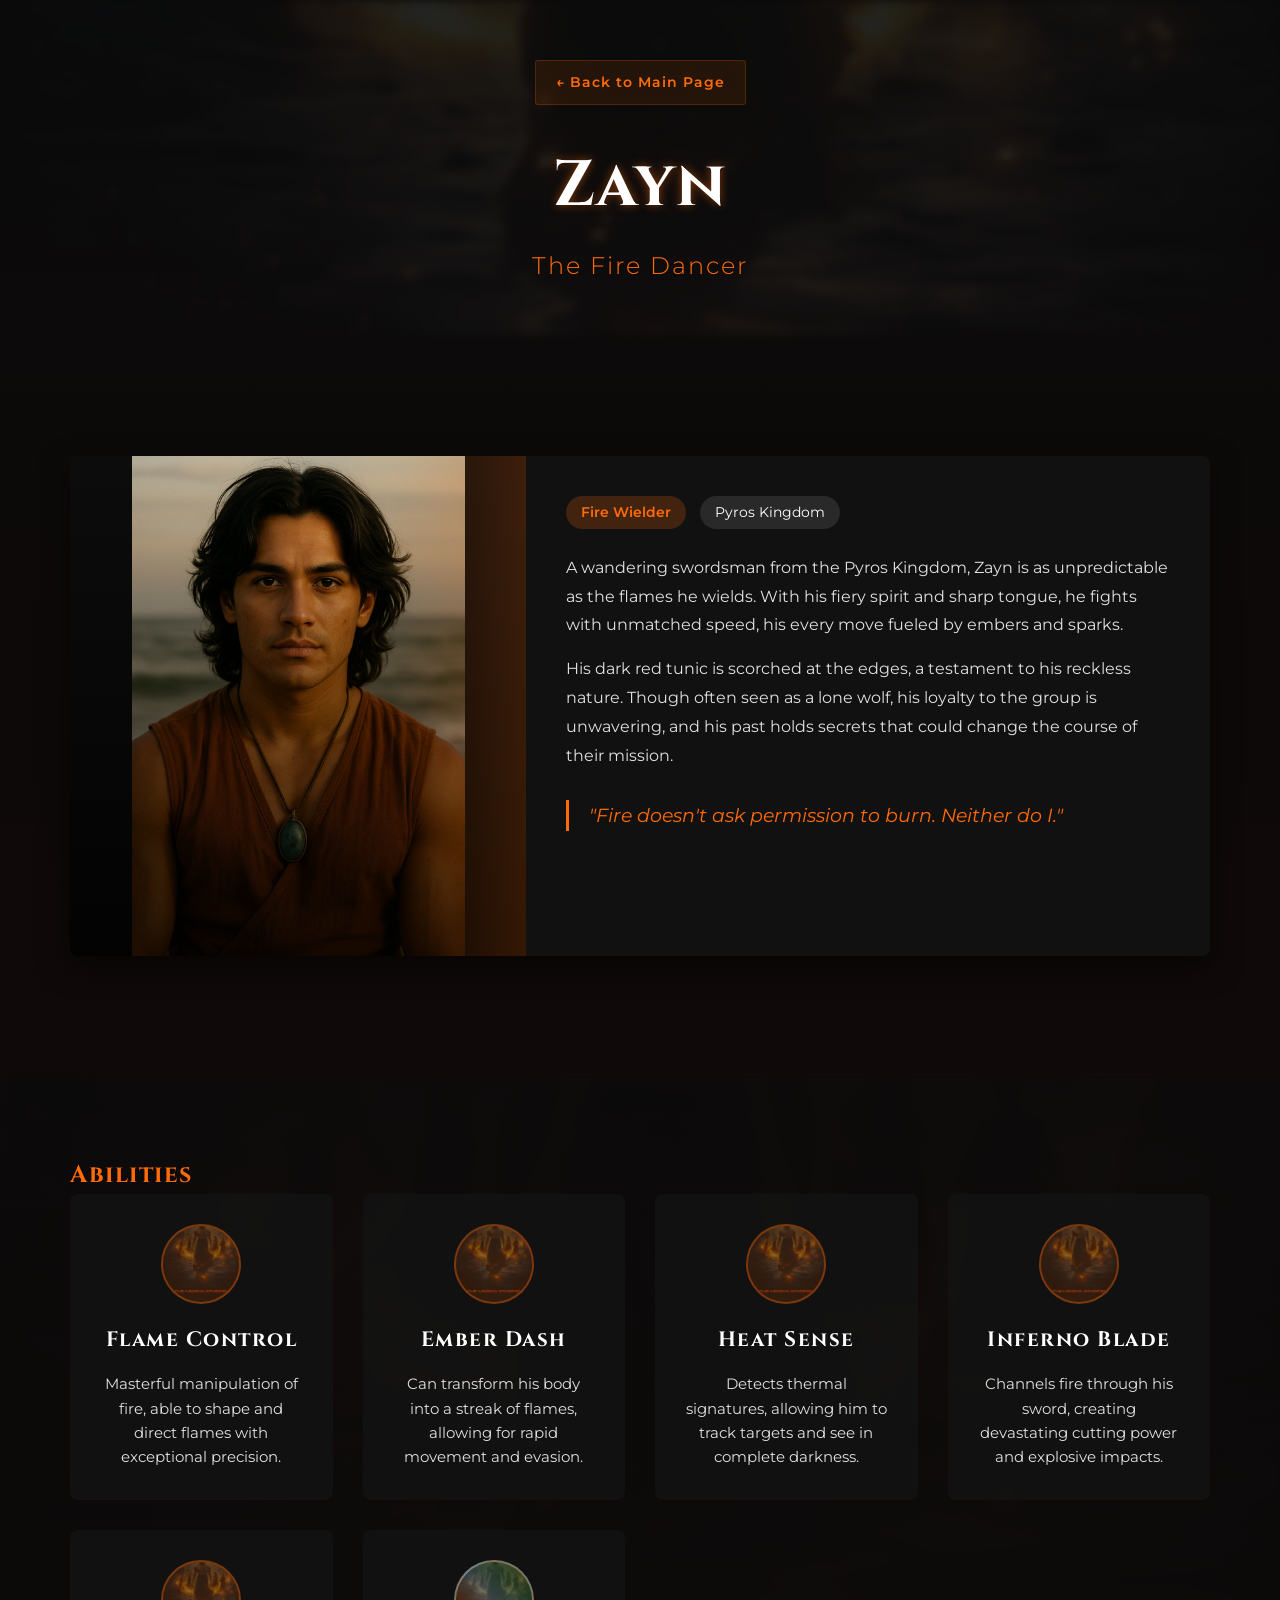
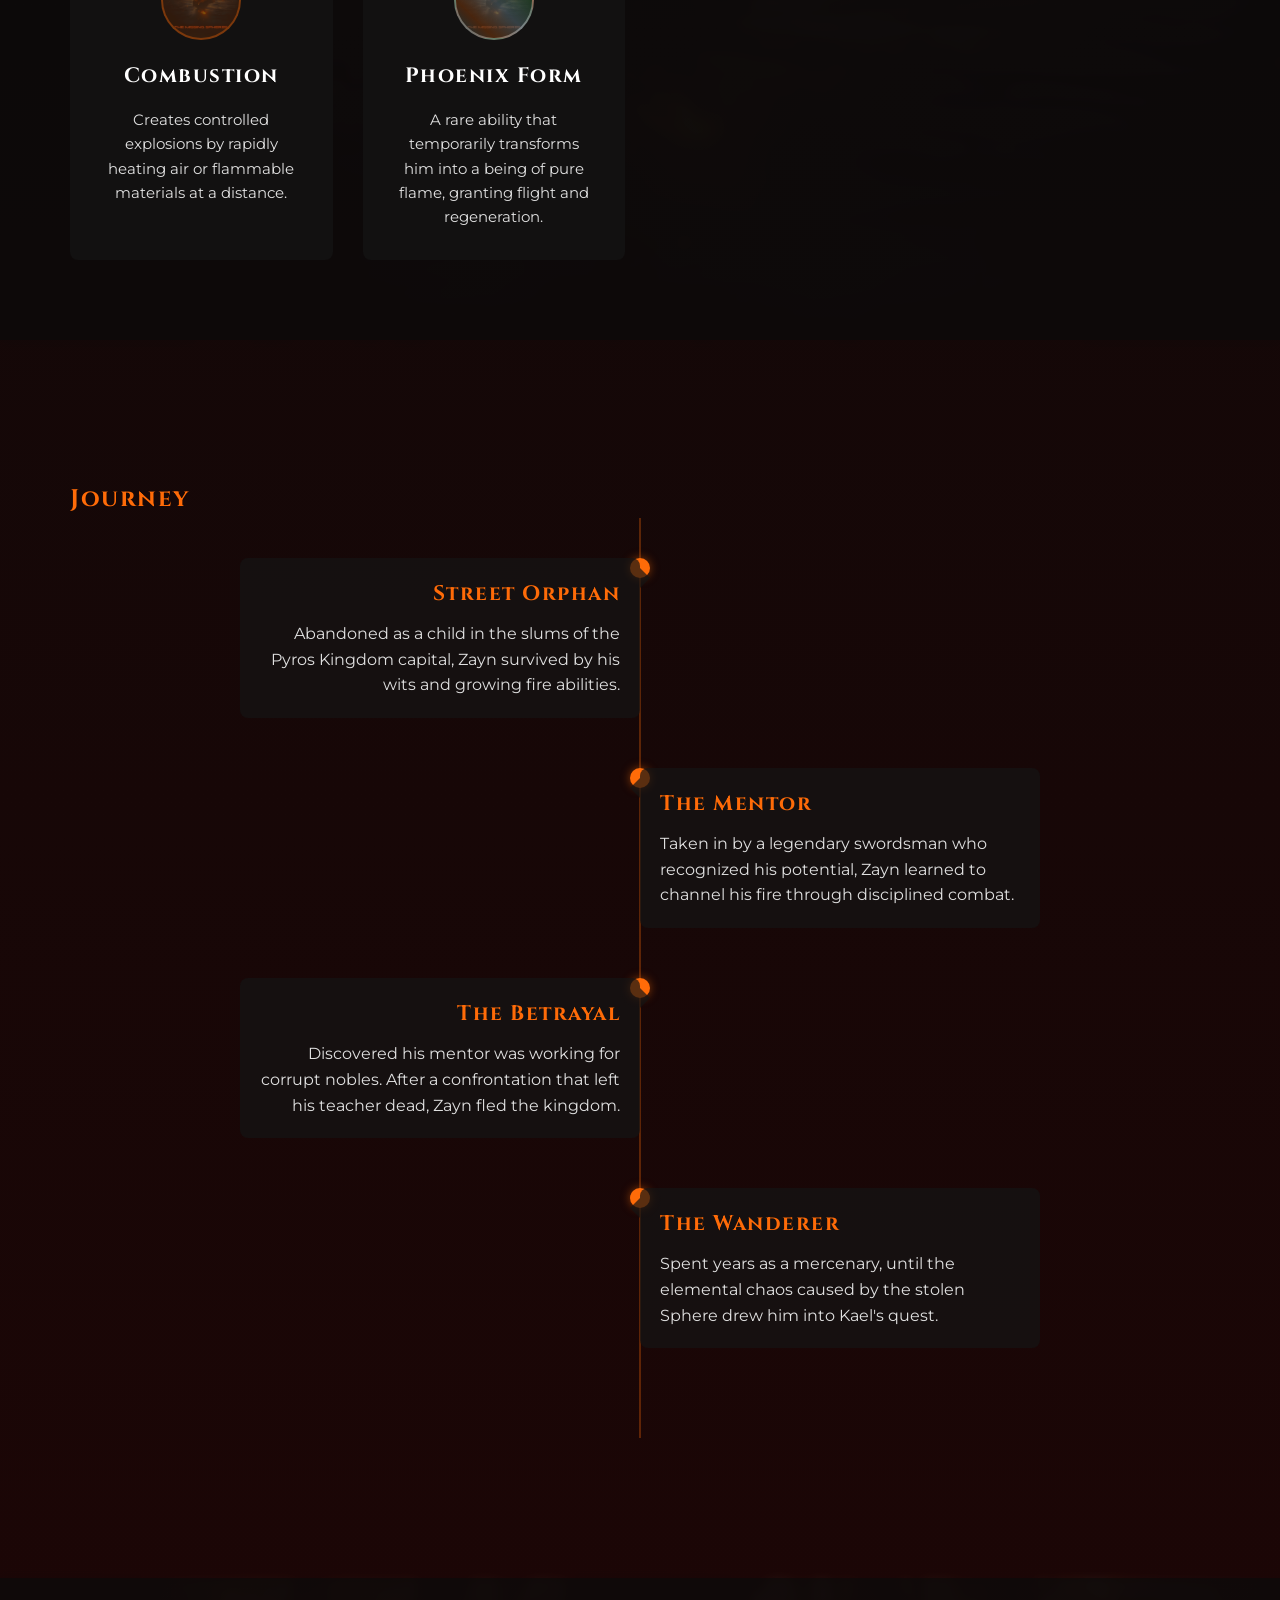
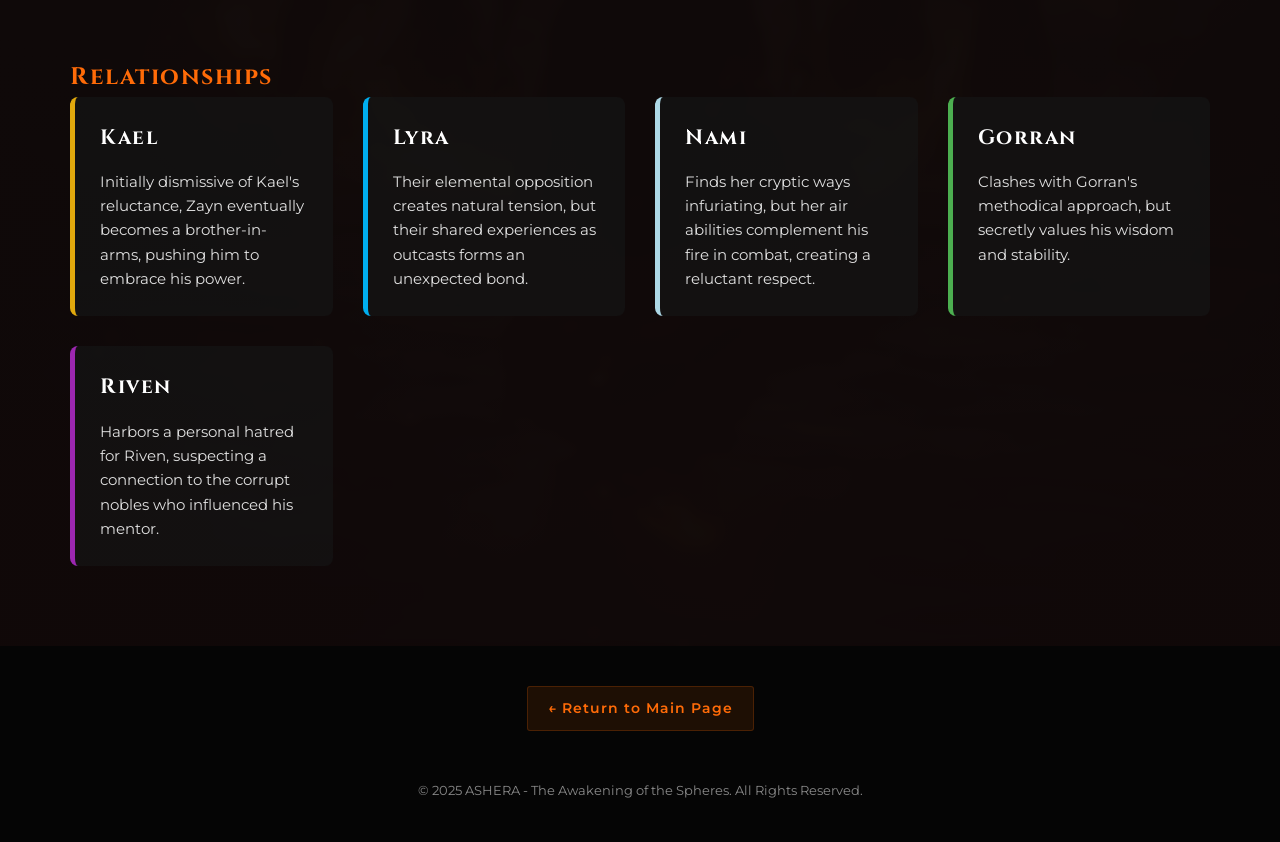
<file: characters/zayn.html>
<!DOCTYPE html>
<html lang="en">
<head>
    <meta charset="UTF-8">
    <meta name="viewport" content="width=device-width, initial-scale=1.0">
    <title>Zayn - The Fire Dancer | ASHERA</title>
    <link rel="stylesheet" href="../styles.css">
    <link rel="stylesheet" href="character-styles.css">
    <link rel="preconnect" href="https://fonts.googleapis.com">
    <link rel="preconnect" href="https://fonts.gstatic.com" crossorigin>
    <link href="https://fonts.googleapis.com/css2?family=Cinzel:wght@400;700;900&family=Montserrat:wght@300;400;600&display=swap" rel="stylesheet">
</head>
<body class="character-page" data-character="fire">
    <div class="character-particles"></div>
    
    <header class="character-header">
        <div class="container">
            <a href="../index.html" class="back-btn">&larr; Back to Main Page</a>
            <h1 class="character-name">Zayn</h1>
            <p class="character-title">The Fire Dancer</p>
        </div>
    </header>

    <section class="character-profile">
        <div class="container">
            <div class="character-card">
                <div class="character-image">
                    <div class="character-portrait" data-element="fire"></div>
                </div>
                <div class="character-details">
                    <div class="character-role">Fire Wielder</div>
                    <div class="character-element-tag">Pyros Kingdom</div>
                    <div class="character-description">
                        <p>A wandering swordsman from the Pyros Kingdom, Zayn is as unpredictable as the flames he wields. With his fiery spirit and sharp tongue, he fights with unmatched speed, his every move fueled by embers and sparks.</p>
                        <p>His dark red tunic is scorched at the edges, a testament to his reckless nature. Though often seen as a lone wolf, his loyalty to the group is unwavering, and his past holds secrets that could change the course of their mission.</p>
                    </div>
                    <div class="character-quote">
                        "Fire doesn't ask permission to burn. Neither do I."
                    </div>
                </div>
            </div>
        </div>
    </section>

    <section class="character-abilities">
        <div class="container">
            <h2>Abilities</h2>
            <div class="abilities-grid">
                <div class="ability">
                    <div class="ability-icon" data-element="fire"></div>
                    <h3>Flame Control</h3>
                    <p>Masterful manipulation of fire, able to shape and direct flames with exceptional precision.</p>
                </div>
                <div class="ability">
                    <div class="ability-icon" data-element="fire"></div>
                    <h3>Ember Dash</h3>
                    <p>Can transform his body into a streak of flames, allowing for rapid movement and evasion.</p>
                </div>
                <div class="ability">
                    <div class="ability-icon" data-element="fire"></div>
                    <h3>Heat Sense</h3>
                    <p>Detects thermal signatures, allowing him to track targets and see in complete darkness.</p>
                </div>
                <div class="ability">
                    <div class="ability-icon" data-element="fire"></div>
                    <h3>Inferno Blade</h3>
                    <p>Channels fire through his sword, creating devastating cutting power and explosive impacts.</p>
                </div>
                <div class="ability">
                    <div class="ability-icon" data-element="fire"></div>
                    <h3>Combustion</h3>
                    <p>Creates controlled explosions by rapidly heating air or flammable materials at a distance.</p>
                </div>
                <div class="ability">
                    <div class="ability-icon special"></div>
                    <h3>Phoenix Form</h3>
                    <p>A rare ability that temporarily transforms him into a being of pure flame, granting flight and regeneration.</p>
                </div>
            </div>
        </div>
    </section>

    <section class="character-journey">
        <div class="container">
            <h2>Journey</h2>
            <div class="journey-timeline">
                <div class="journey-event">
                    <div class="event-marker"></div>
                    <div class="event-content">
                        <h3>Street Orphan</h3>
                        <p>Abandoned as a child in the slums of the Pyros Kingdom capital, Zayn survived by his wits and growing fire abilities.</p>
                    </div>
                </div>
                <div class="journey-event">
                    <div class="event-marker"></div>
                    <div class="event-content">
                        <h3>The Mentor</h3>
                        <p>Taken in by a legendary swordsman who recognized his potential, Zayn learned to channel his fire through disciplined combat.</p>
                    </div>
                </div>
                <div class="journey-event">
                    <div class="event-marker"></div>
                    <div class="event-content">
                        <h3>The Betrayal</h3>
                        <p>Discovered his mentor was working for corrupt nobles. After a confrontation that left his teacher dead, Zayn fled the kingdom.</p>
                    </div>
                </div>
                <div class="journey-event">
                    <div class="event-marker"></div>
                    <div class="event-content">
                        <h3>The Wanderer</h3>
                        <p>Spent years as a mercenary, until the elemental chaos caused by the stolen Sphere drew him into Kael's quest.</p>
                    </div>
                </div>
            </div>
        </div>
    </section>

    <section class="character-relationships">
        <div class="container">
            <h2>Relationships</h2>
            <div class="relationships-grid">
                <a href="kael.html" class="relationship-card" data-element="all">
                    <h3>Kael</h3>
                    <p>Initially dismissive of Kael's reluctance, Zayn eventually becomes a brother-in-arms, pushing him to embrace his power.</p>
                </a>
                <a href="lyra.html" class="relationship-card" data-element="water">
                    <h3>Lyra</h3>
                    <p>Their elemental opposition creates natural tension, but their shared experiences as outcasts forms an unexpected bond.</p>
                </a>
                <a href="nami.html" class="relationship-card" data-element="air">
                    <h3>Nami</h3>
                    <p>Finds her cryptic ways infuriating, but her air abilities complement his fire in combat, creating a reluctant respect.</p>
                </a>
                <a href="gorran.html" class="relationship-card" data-element="earth">
                    <h3>Gorran</h3>
                    <p>Clashes with Gorran's methodical approach, but secretly values his wisdom and stability.</p>
                </a>
                <a href="riven.html" class="relationship-card" data-element="darkness">
                    <h3>Riven</h3>
                    <p>Harbors a personal hatred for Riven, suspecting a connection to the corrupt nobles who influenced his mentor.</p>
                </a>
            </div>
        </div>
    </section>

    <footer>
        <div class="container">
            <div class="footer-content">
                <a href="../index.html" class="back-btn">&larr; Return to Main Page</a>
                <p class="copyright">&copy; 2025 ASHERA - The Awakening of the Spheres. All Rights Reserved.</p>
            </div>
        </div>
    </footer>

    <script>
        document.addEventListener('DOMContentLoaded', function() {
            // Add parallax effect to character portrait
            const portrait = document.querySelector('.character-portrait');
            
            window.addEventListener('mousemove', function(e) {
                const x = e.clientX / window.innerWidth;
                const y = e.clientY / window.innerHeight;
                
                portrait.style.transform = `translateX(${x * 20 - 10}px) translateY(${y * 20 - 10}px)`;
            });
            
            // Animate elements on scroll
            const animateElements = document.querySelectorAll('.character-card, .ability, .journey-event, .relationship-card');
            
            function checkScroll() {
                animateElements.forEach(element => {
                    const elementTop = element.getBoundingClientRect().top;
                    const elementVisible = 150;
                    
                    if (elementTop < window.innerHeight - elementVisible) {
                        element.classList.add('visible');
                    }
                });
            }
            
            window.addEventListener('scroll', checkScroll);
            checkScroll(); // Check on load
        });
    </script>
</body>
</html>
</file>
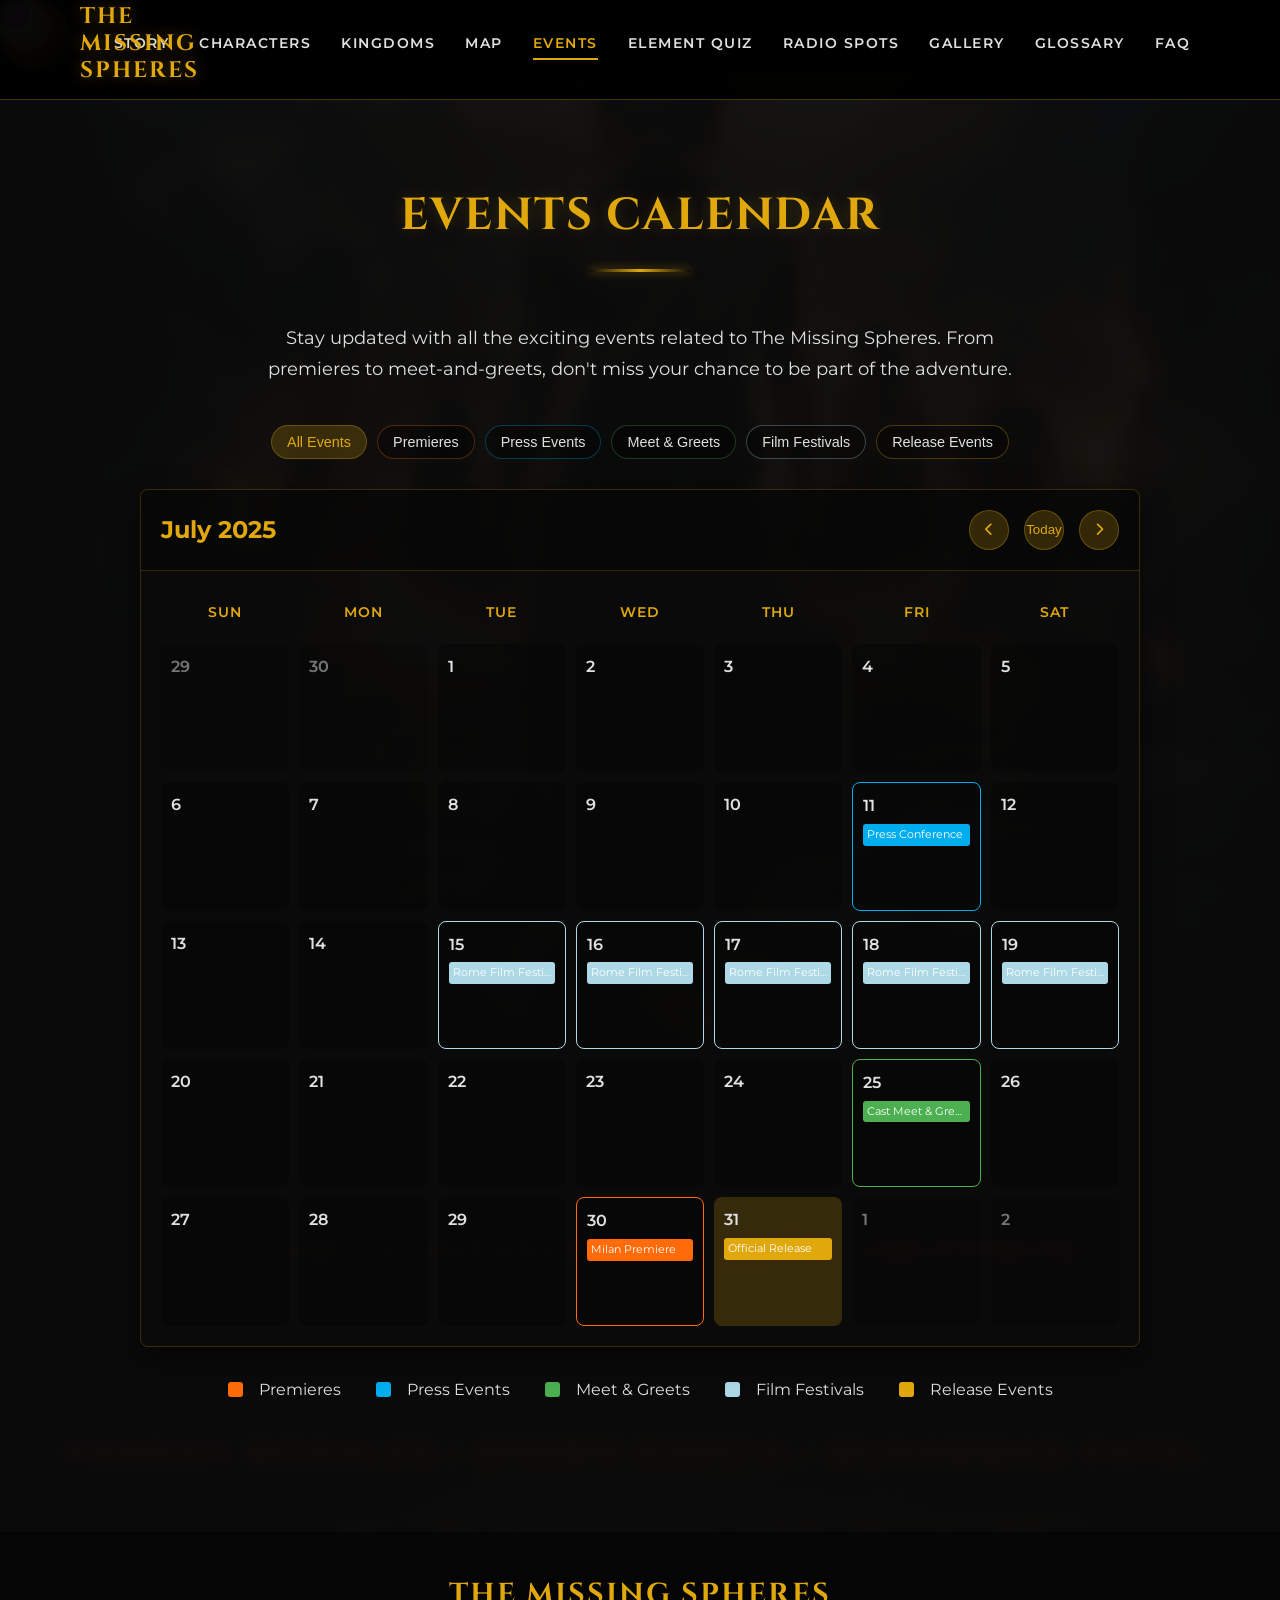
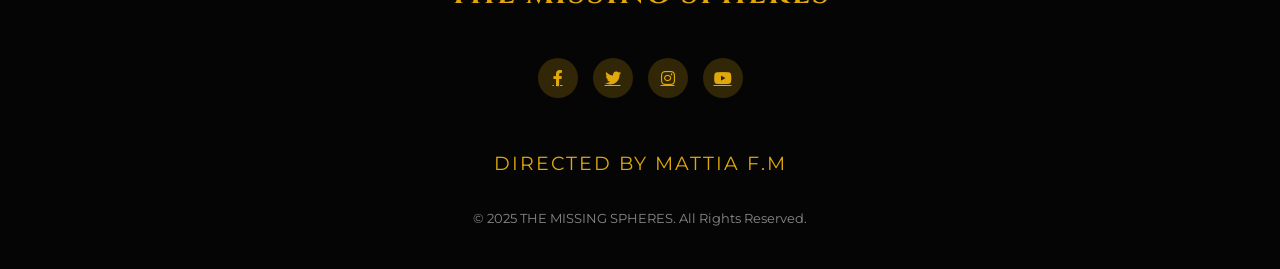
<file: features/events.html>
<!DOCTYPE html>
<html lang="en">
<head>
    <meta charset="UTF-8">
    <meta name="viewport" content="width=device-width, initial-scale=1.0">
    <title>Events Calendar - THE MISSING SPHERES</title>
    <link rel="preconnect" href="https://fonts.googleapis.com">
    <link rel="preconnect" href="https://fonts.gstatic.com" crossorigin>
    <link href="https://fonts.googleapis.com/css2?family=Cinzel:wght@400;700;900&family=Montserrat:wght@300;400;600&display=swap" rel="stylesheet">
    <link rel="stylesheet" href="https://cdnjs.cloudflare.com/ajax/libs/font-awesome/6.0.0/css/all.min.css">
    <link rel="stylesheet" href="../styles.css">
    <link rel="stylesheet" href="features.css">
    <style>
        /* Calendar Specific Styles */
        .events-section {
            background-color: var(--bg-dark);
            position: relative;
            overflow: hidden;
        }

        .events-section::before {
            content: '';
            position: absolute;
            top: 0;
            left: 0;
            width: 100%;
            height: 100%;
            background: url('../3.png');
            background-size: cover;
            background-position: center;
            opacity: 0.05;
            filter: blur(8px);
            z-index: 0;
        }

        .calendar-container {
            position: relative;
            z-index: 1;
            max-width: 1000px;
            margin: 0 auto;
            background: rgba(10, 10, 10, 0.7);
            border-radius: var(--border-radius);
            overflow: hidden;
            box-shadow: var(--box-shadow);
            border: 1px solid rgba(224, 168, 13, 0.2);
        }

        .calendar-header {
            display: flex;
            justify-content: space-between;
            align-items: center;
            padding: 20px;
            background: rgba(0, 0, 0, 0.3);
            border-bottom: 1px solid rgba(224, 168, 13, 0.2);
        }

        .calendar-title {
            font-size: 1.5rem;
            font-weight: 700;
            color: var(--primary-color);
        }

        .calendar-nav {
            display: flex;
            gap: 15px;
            align-items: center;
        }

        .calendar-nav-btn {
            width: 40px;
            height: 40px;
            border-radius: 50%;
            background: rgba(224, 168, 13, 0.2);
            border: 1px solid rgba(224, 168, 13, 0.3);
            color: var(--primary-color);
            display: flex;
            align-items: center;
            justify-content: center;
            cursor: pointer;
            transition: all 0.3s ease;
        }

        .calendar-nav-btn:hover {
            background: rgba(224, 168, 13, 0.3);
            transform: scale(1.05);
        }

        .calendar-grid {
            display: grid;
            grid-template-columns: repeat(7, 1fr);
            gap: 10px;
            padding: 20px;
        }

        .calendar-weekday {
            text-align: center;
            font-weight: 600;
            padding: 10px;
            color: var(--primary-color);
            text-transform: uppercase;
            font-size: 0.9rem;
            letter-spacing: 1px;
        }

        .calendar-day {
            aspect-ratio: 1;
            border-radius: var(--border-radius);
            background: rgba(0, 0, 0, 0.3);
            display: flex;
            flex-direction: column;
            padding: 10px;
            cursor: pointer;
            transition: all 0.3s ease;
            position: relative;
            overflow: hidden;
        }

        .calendar-day:hover {
            background: rgba(224, 168, 13, 0.1);
            transform: translateY(-3px);
            box-shadow: 0 5px 15px rgba(0, 0, 0, 0.3);
        }

        .calendar-day.has-event {
            border: 1px solid var(--primary-color);
        }

        .calendar-day.has-event::after {
            content: '';
            position: absolute;
            top: 5px;
            right: 5px;
            width: 8px;
            height: 8px;
            border-radius: 50%;
            background-color: var(--primary-color);
        }

        .calendar-day.has-premiere {
            border: 1px solid var(--fire-color);
        }

        .calendar-day.has-premiere::after {
            background-color: var(--fire-color);
        }

        .calendar-day.has-press {
            border: 1px solid var(--water-color);
        }

        .calendar-day.has-press::after {
            background-color: var(--water-color);
        }

        .calendar-day.has-meet {
            border: 1px solid var(--earth-color);
        }

        .calendar-day.has-meet::after {
            background-color: var(--earth-color);
        }

        .calendar-day.has-festival {
            border: 1px solid var(--air-color);
        }

        .calendar-day.has-festival::after {
            background-color: var(--air-color);
        }

        .calendar-day.today {
            background: rgba(224, 168, 13, 0.2);
        }

        .calendar-day.other-month {
            opacity: 0.5;
        }

        .day-number {
            font-weight: 600;
            margin-bottom: 5px;
        }

        .day-events {
            display: flex;
            flex-direction: column;
            gap: 3px;
            font-size: 0.7rem;
            overflow: hidden;
        }

        .day-event {
            padding: 2px 4px;
            border-radius: 3px;
            white-space: nowrap;
            overflow: hidden;
            text-overflow: ellipsis;
            color: #fff;
        }

        .day-event.premiere {
            background-color: var(--fire-color);
        }

        .day-event.press {
            background-color: var(--water-color);
        }

        .day-event.meet {
            background-color: var(--earth-color);
        }

        .day-event.festival {
            background-color: var(--air-color);
        }

        .day-event.release {
            background-color: var(--primary-color);
        }

        .event-details {
            display: none;
            position: fixed;
            top: 0;
            left: 0;
            width: 100%;
            height: 100%;
            background-color: rgba(0, 0, 0, 0.8);
            z-index: 1000;
            justify-content: center;
            align-items: center;
        }

        .event-details.active {
            display: flex;
        }

        .event-details-content {
            background: rgba(10, 10, 10, 0.95);
            border-radius: var(--border-radius);
            width: 90%;
            max-width: 500px;
            padding: 30px;
            position: relative;
            box-shadow: 0 15px 30px rgba(0, 0, 0, 0.5);
            border: 1px solid rgba(224, 168, 13, 0.3);
            max-height: 80vh;
            overflow-y: auto;
        }

        .close-event-details {
            position: absolute;
            top: 15px;
            right: 15px;
            width: 30px;
            height: 30px;
            border-radius: 50%;
            background: rgba(0, 0, 0, 0.5);
            border: 1px solid rgba(255, 255, 255, 0.2);
            color: var(--text-light);
            display: flex;
            align-items: center;
            justify-content: center;
            cursor: pointer;
            transition: all 0.3s ease;
        }

        .close-event-details:hover {
            background: rgba(224, 168, 13, 0.3);
            color: var(--primary-color);
            transform: rotate(90deg);
        }

        .event-details-header {
            margin-bottom: 20px;
            padding-bottom: 15px;
            border-bottom: 1px solid rgba(255, 255, 255, 0.1);
        }

        .event-details-title {
            font-size: 1.8rem;
            margin-bottom: 5px;
            color: var(--primary-color);
        }

        .event-details-date {
            font-size: 1.1rem;
            opacity: 0.8;
        }

        .event-details-info {
            margin-bottom: 20px;
        }

        .event-details-info p {
            margin-bottom: 15px;
            line-height: 1.6;
        }

        .event-details-meta {
            display: flex;
            flex-wrap: wrap;
            gap: 15px;
            margin-bottom: 20px;
        }

        .event-meta-item {
            display: flex;
            align-items: center;
            gap: 8px;
        }

        .event-meta-item i {
            color: var(--primary-color);
            width: 20px;
            text-align: center;
        }

        .event-actions {
            display: flex;
            gap: 15px;
            margin-top: 20px;
        }

        .event-action-btn {
            padding: 10px 20px;
            background: rgba(224, 168, 13, 0.2);
            color: var(--primary-color);
            border: 1px solid rgba(224, 168, 13, 0.3);
            border-radius: var(--border-radius);
            cursor: pointer;
            transition: all 0.3s ease;
            display: flex;
            align-items: center;
            gap: 8px;
        }

        .event-action-btn:hover {
            background: rgba(224, 168, 13, 0.3);
            transform: translateY(-3px);
        }

        .calendar-legend {
            display: flex;
            justify-content: center;
            flex-wrap: wrap;
            gap: 15px;
            margin: 30px 0;
        }

        .legend-item {
            display: flex;
            align-items: center;
            gap: 8px;
        }

        .legend-color {
            width: 15px;
            height: 15px;
            border-radius: 3px;
        }

        .legend-color.premiere {
            background-color: var(--fire-color);
        }

        .legend-color.press {
            background-color: var(--water-color);
        }

        .legend-color.meet {
            background-color: var(--earth-color);
        }

        .legend-color.festival {
            background-color: var(--air-color);
        }

        .legend-color.release {
            background-color: var(--primary-color);
        }

        .calendar-filters {
            display: flex;
            justify-content: center;
            flex-wrap: wrap;
            gap: 10px;
            margin-bottom: 30px;
        }

        .filter-btn {
            padding: 8px 15px;
            border-radius: 20px;
            background: rgba(0, 0, 0, 0.3);
            border: 1px solid rgba(255, 255, 255, 0.1);
            color: var(--text-light);
            cursor: pointer;
            transition: all 0.3s ease;
            font-size: 0.9rem;
        }

        .filter-btn:hover, .filter-btn.active {
            background: rgba(224, 168, 13, 0.2);
            border-color: rgba(224, 168, 13, 0.3);
        }

        .filter-btn.premiere {
            border-color: rgba(255, 107, 8, 0.3);
        }

        .filter-btn.premiere.active {
            background: rgba(255, 107, 8, 0.2);
        }

        .filter-btn.press {
            border-color: rgba(0, 174, 239, 0.3);
        }

        .filter-btn.press.active {
            background: rgba(0, 174, 239, 0.2);
        }

        .filter-btn.meet {
            border-color: rgba(76, 175, 80, 0.3);
        }

        .filter-btn.meet.active {
            background: rgba(76, 175, 80, 0.2);
        }

        .filter-btn.festival {
            border-color: rgba(173, 216, 230, 0.3);
        }

        .filter-btn.festival.active {
            background: rgba(173, 216, 230, 0.2);
        }

        .filter-btn.release {
            border-color: rgba(224, 168, 13, 0.3);
        }

        .filter-btn.release.active {
            background: rgba(224, 168, 13, 0.2);
        }

        @media (max-width: 768px) {
            .calendar-grid {
                gap: 5px;
                padding: 10px;
            }

            .calendar-day {
                padding: 5px;
            }

            .day-events {
                font-size: 0.6rem;
            }

            .calendar-legend, .calendar-filters {
                flex-direction: column;
                align-items: center;
            }
        }

        @media (max-width: 480px) {
            .calendar-weekday {
                font-size: 0.7rem;
                padding: 5px;
            }

            .day-number {
                font-size: 0.8rem;
            }

            .day-events {
                display: none;
            }

            .calendar-day.has-event::after {
                width: 6px;
                height: 6px;
            }
        }
    </style>
</head>
<body>
    <!-- Floating Spheres -->
    <div class="floating-spheres-container">
        <div class="floating-sphere" data-size="small" data-color="water"></div>
        <div class="floating-sphere" data-size="medium" data-color="fire"></div>
        <div class="floating-sphere" data-size="large" data-color="spirit"></div>
        <div class="floating-sphere" data-size="small" data-color="earth"></div>
        <div class="floating-sphere" data-size="medium" data-color="air"></div>
        <div class="floating-sphere" data-size="small" data-color="darkness"></div>
    </div>
    
    <!-- Preloader -->
    <div class="preloader" id="preloader">
        <div class="loader">
            <div class="sphere-loader"></div>
            <p>Loading Experience</p>
        </div>
    </div>

    <!-- Navigation -->
    <nav class="main-nav">
        <div class="container">
            <div class="nav-content">
                <a href="../index.html" class="logo">THE MISSING SPHERES</a>
                <ul class="nav-links">
                    <li><a href="../index.html#story" class="nav-link">Story</a></li>
                    <li><a href="../index.html#characters" class="nav-link">Characters</a></li>
                    <li><a href="../index.html#kingdoms" class="nav-link">Kingdoms</a></li>
                    <li><a href="map.html" class="nav-link">Map</a></li>
                    <li><a href="events.html" class="nav-link active">Events</a></li>
                    <li><a href="quiz.html" class="nav-link">Element Quiz</a></li>
                    <li><a href="../index.html#radio-spots" class="nav-link">Radio Spots</a></li>
                    <li><a href="../index.html#gallery" class="nav-link">Gallery</a></li>
                    <li><a href="glossary.html" class="nav-link">Glossary</a></li>
                    <li><a href="faq.html" class="nav-link">FAQ</a></li>
                </ul>
                <div class="nav-toggle">
                    <span></span>
                    <span></span>
                    <span></span>
                </div>
            </div>
        </div>
    </nav>
    
    <!-- Events Section -->
    <section class="events-section" id="events">
        <div class="container">
            <h2 class="section-title reveal">EVENTS CALENDAR</h2>
            <p class="section-intro reveal">Stay updated with all the exciting events related to The Missing Spheres. From premieres to meet-and-greets, don't miss your chance to be part of the adventure.</p>
            
            <div class="calendar-filters reveal">
                <button class="filter-btn all active" data-filter="all">All Events</button>
                <button class="filter-btn premiere" data-filter="premiere">Premieres</button>
                <button class="filter-btn press" data-filter="press">Press Events</button>
                <button class="filter-btn meet" data-filter="meet">Meet & Greets</button>
                <button class="filter-btn festival" data-filter="festival">Film Festivals</button>
                <button class="filter-btn release" data-filter="release">Release Events</button>
            </div>
            
            <div class="calendar-container reveal">
                <div class="calendar-header">
                    <div class="calendar-title">July 2025</div>
                    <div class="calendar-nav">
                        <button class="calendar-nav-btn" id="prev-month"><i class="fas fa-chevron-left"></i></button>
                        <button class="calendar-nav-btn" id="today">Today</button>
                        <button class="calendar-nav-btn" id="next-month"><i class="fas fa-chevron-right"></i></button>
                    </div>
                </div>
                
                <div class="calendar-grid">
                    <!-- Weekday Headers -->
                    <div class="calendar-weekday">Sun</div>
                    <div class="calendar-weekday">Mon</div>
                    <div class="calendar-weekday">Tue</div>
                    <div class="calendar-weekday">Wed</div>
                    <div class="calendar-weekday">Thu</div>
                    <div class="calendar-weekday">Fri</div>
                    <div class="calendar-weekday">Sat</div>
                    
                    <!-- Calendar Days (Example for July 2025) -->
                    <div class="calendar-day other-month">
                        <div class="day-number">29</div>
                        <div class="day-events"></div>
                    </div>
                    <div class="calendar-day other-month">
                        <div class="day-number">30</div>
                        <div class="day-events"></div>
                    </div>
                    <div class="calendar-day">
                        <div class="day-number">1</div>
                        <div class="day-events"></div>
                    </div>
                    <div class="calendar-day">
                        <div class="day-number">2</div>
                        <div class="day-events"></div>
                    </div>
                    <div class="calendar-day">
                        <div class="day-number">3</div>
                        <div class="day-events"></div>
                    </div>
                    <div class="calendar-day">
                        <div class="day-number">4</div>
                        <div class="day-events"></div>
                    </div>
                    <div class="calendar-day">
                        <div class="day-number">5</div>
                        <div class="day-events"></div>
                    </div>
                    
                    <div class="calendar-day">
                        <div class="day-number">6</div>
                        <div class="day-events"></div>
                    </div>
                    <div class="calendar-day">
                        <div class="day-number">7</div>
                        <div class="day-events"></div>
                    </div>
                    <div class="calendar-day">
                        <div class="day-number">8</div>
                        <div class="day-events"></div>
                    </div>
                    <div class="calendar-day">
                        <div class="day-number">9</div>
                        <div class="day-events"></div>
                    </div>
                    <div class="calendar-day">
                        <div class="day-number">10</div>
                        <div class="day-events"></div>
                    </div>
                    <div class="calendar-day has-press" data-event-id="1">
                        <div class="day-number">11</div>
                        <div class="day-events">
                            <div class="day-event press">Press Conference</div>
                        </div>
                    </div>
                    <div class="calendar-day">
                        <div class="day-number">12</div>
                        <div class="day-events"></div>
                    </div>
                    
                    <div class="calendar-day">
                        <div class="day-number">13</div>
                        <div class="day-events"></div>
                    </div>
                    <div class="calendar-day">
                        <div class="day-number">14</div>
                        <div class="day-events"></div>
                    </div>
                    <div class="calendar-day has-festival" data-event-id="2">
                        <div class="day-number">15</div>
                        <div class="day-events">
                            <div class="day-event festival">Rome Film Festival</div>
                        </div>
                    </div>
                    <div class="calendar-day has-festival" data-event-id="2">
                        <div class="day-number">16</div>
                        <div class="day-events">
                            <div class="day-event festival">Rome Film Festival</div>
                        </div>
                    </div>
                    <div class="calendar-day has-festival" data-event-id="2">
                        <div class="day-number">17</div>
                        <div class="day-events">
                            <div class="day-event festival">Rome Film Festival</div>
                        </div>
                    </div>
                    <div class="calendar-day has-festival" data-event-id="2">
                        <div class="day-number">18</div>
                        <div class="day-events">
                            <div class="day-event festival">Rome Film Festival</div>
                        </div>
                    </div>
                    <div class="calendar-day has-festival" data-event-id="2">
                        <div class="day-number">19</div>
                        <div class="day-events">
                            <div class="day-event festival">Rome Film Festival</div>
                        </div>
                    </div>
                    
                    <div class="calendar-day">
                        <div class="day-number">20</div>
                        <div class="day-events"></div>
                    </div>
                    <div class="calendar-day">
                        <div class="day-number">21</div>
                        <div class="day-events"></div>
                    </div>
                    <div class="calendar-day">
                        <div class="day-number">22</div>
                        <div class="day-events"></div>
                    </div>
                    <div class="calendar-day">
                        <div class="day-number">23</div>
                        <div class="day-events"></div>
                    </div>
                    <div class="calendar-day">
                        <div class="day-number">24</div>
                        <div class="day-events"></div>
                    </div>
                    <div class="calendar-day has-meet" data-event-id="3">
                        <div class="day-number">25</div>
                        <div class="day-events">
                            <div class="day-event meet">Cast Meet & Greet</div>
                        </div>
                    </div>
                    <div class="calendar-day">
                        <div class="day-number">26</div>
                        <div class="day-events"></div>
                    </div>
                    
                    <div class="calendar-day">
                        <div class="day-number">27</div>
                        <div class="day-events"></div>
                    </div>
                    <div class="calendar-day">
                        <div class="day-number">28</div>
                        <div class="day-events"></div>
                    </div>
                    <div class="calendar-day">
                        <div class="day-number">29</div>
                        <div class="day-events"></div>
                    </div>
                    <div class="calendar-day has-premiere" data-event-id="4">
                        <div class="day-number">30</div>
                        <div class="day-events">
                            <div class="day-event premiere">Milan Premiere</div>
                        </div>
                    </div>
                    <div class="calendar-day has-release today" data-event-id="5">
                        <div class="day-number">31</div>
                        <div class="day-events">
                            <div class="day-event release">Official Release</div>
                        </div>
                    </div>
                    <div class="calendar-day other-month">
                        <div class="day-number">1</div>
                        <div class="day-events"></div>
                    </div>
                    <div class="calendar-day other-month">
                        <div class="day-number">2</div>
                        <div class="day-events"></div>
                    </div>
                </div>
            </div>
            
            <div class="calendar-legend reveal">
                <div class="legend-item">
                    <div class="legend-color premiere"></div>
                    <span>Premieres</span>
                </div>
                <div class="legend-item">
                    <div class="legend-color press"></div>
                    <span>Press Events</span>
                </div>
                <div class="legend-item">
                    <div class="legend-color meet"></div>
                    <span>Meet & Greets</span>
                </div>
                <div class="legend-item">
                    <div class="legend-color festival"></div>
                    <span>Film Festivals</span>
                </div>
                <div class="legend-item">
                    <div class="legend-color release"></div>
                    <span>Release Events</span>
                </div>
            </div>
        </div>
    </section>
    
    <!-- Event Details Modal -->
    <div class="event-details" id="event-details">
        <div class="event-details-content">
            <button class="close-event-details"><i class="fas fa-times"></i></button>
            
            <div class="event-details-header">
                <h3 class="event-details-title" id="event-title">Event Title</h3>
                <div class="event-details-date" id="event-date">Event Date</div>
            </div>
            
            <div class="event-details-info">
                <p id="event-description">Event description will appear here.</p>
            </div>
            
            <div class="event-details-meta">
                <div class="event-meta-item">
                    <i class="fas fa-map-marker-alt"></i>
                    <span id="event-location">Event Location</span>
                </div>
                <div class="event-meta-item">
                    <i class="fas fa-clock"></i>
                    <span id="event-time">Event Time</span>
                </div>
            </div>
            
            <div class="event-actions">
                <button class="event-action-btn" id="add-to-calendar">
                    <i class="fas fa-calendar-plus"></i>
                    Add to Calendar
                </button>
                <button class="event-action-btn" id="share-event">
                    <i class="fas fa-share-alt"></i>
                    Share Event
                </button>
            </div>
        </div>
    </div>

    <!-- Footer -->
    <footer>
        <div class="container">
            <div class="footer-content">
                <div class="footer-logo">THE MISSING SPHERES</div>
                <div class="social-links">
                    <a href="#" class="social-link"><i class="fab fa-facebook-f"></i></a>
                    <a href="#" class="social-link"><i class="fab fa-twitter"></i></a>
                    <a href="#" class="social-link"><i class="fab fa-instagram"></i></a>
                    <a href="#" class="social-link"><i class="fab fa-youtube"></i></a>
                </div>
                <p class="directed-by">DIRECTED BY MATTIA F.M</p>
                <p class="copyright">&copy; 2025 THE MISSING SPHERES. All Rights Reserved.</p>
            </div>
        </div>
    </footer>

    <!-- Back to Top Button -->
    <a href="#" class="back-to-top">
        <i class="fas fa-arrow-up"></i>
    </a>

    <script>
        document.addEventListener('DOMContentLoaded', function() {
            // Event Data
            const events = [
                {
                    id: 1,
                    title: "Press Conference",
                    date: "July 11, 2025",
                    time: "10:00 AM - 12:00 PM",
                    location: "Grand Hotel Roma, Rome",
                    description: "Join the cast and director of The Missing Spheres for an exclusive press conference. Get insights into the making of the film and hear from the creative minds behind this epic adventure.",
                    type: "press"
                },
                {
                    id: 2,
                    title: "Rome Film Festival",
                    date: "July 15-19, 2025",
                    time: "Various Times",
                    location: "Auditorium Parco della Musica, Rome",
                    description: "The Missing Spheres will be featured at the prestigious Rome Film Festival. Special screenings, panel discussions, and Q&A sessions with the cast and crew will take place throughout the festival.",
                    type: "festival"
                },
                {
                    id: 3,
                    title: "Cast Meet & Greet",
                    date: "July 25, 2025",
                    time: "3:00 PM - 6:00 PM",
                    location: "Galleria Vittorio Emanuele II, Milan",
                    description: "Meet the stars of The Missing Spheres in person! Get autographs, take photos, and chat with the actors who brought your favorite characters to life.",
                    type: "meet"
                },
                {
                    id: 4,
                    title: "Milan Premiere",
                    date: "July 30, 2025",
                    time: "7:00 PM - 11:00 PM",
                    location: "Teatro alla Scala, Milan",
                    description: "Be among the first to experience The Missing Spheres at this exclusive premiere event. Red carpet arrivals begin at 6:00 PM, with the screening starting at 7:30 PM.",
                    type: "premiere"
                },
                {
                    id: 5,
                    title: "Official Release",
                    date: "July 31, 2025",
                    time: "All Day",
                    location: "Theaters Nationwide",
                    description: "The Missing Spheres officially releases in theaters across the country! Check your local theater for showtimes and ticket availability.",
                    type: "release"
                }
            ];
            
            // Event Details Modal Functionality
            const eventDetailsModal = document.getElementById('event-details');
            const closeEventDetails = document.querySelector('.close-event-details');
            const eventTitle = document.getElementById('event-title');
            const eventDate = document.getElementById('event-date');
            const eventDescription = document.getElementById('event-description');
            const eventLocation = document.getElementById('event-location');
            const eventTime = document.getElementById('event-time');
            const addToCalendarBtn = document.getElementById('add-to-calendar');
            const shareEventBtn = document.getElementById('share-event');
            
            // Show event details when a day with event is clicked
            const eventDays = document.querySelectorAll('.calendar-day[data-event-id]');
            
            eventDays.forEach(day => {
                day.addEventListener('click', function() {
                    const eventId = parseInt(this.getAttribute('data-event-id'));
                    const event = events.find(e => e.id === eventId);
                    
                    if (event) {
                        // Populate event details
                        eventTitle.textContent = event.title;
                        eventDate.textContent = event.date;
                        eventDescription.textContent = event.description;
                        eventLocation.textContent = event.location;
                        eventTime.textContent = event.time;
                        
                        // Show modal
                        eventDetailsModal.classList.add('active');
                    }
                });
            });
            
            // Close event details modal
            closeEventDetails.addEventListener('click', function() {
                eventDetailsModal.classList.remove('active');
            });
            
            // Close modal when clicking outside content
            eventDetailsModal.addEventListener('click', function(e) {
                if (e.target === eventDetailsModal) {
                    eventDetailsModal.classList.remove('active');
                }
            });
            
            // Add to Calendar functionality
            addToCalendarBtn.addEventListener('click', function() {
                alert('Calendar event creation feature coming soon!');
            });
            
            // Share Event functionality
            shareEventBtn.addEventListener('click', function() {
                alert('Event sharing feature coming soon!');
            });
            
            // Filter events
            const filterButtons = document.querySelectorAll('.filter-btn');
            
            filterButtons.forEach(button => {
                button.addEventListener('click', function() {
                    // Remove active class from all buttons
                    filterButtons.forEach(btn => btn.classList.remove('active'));
                    
                    // Add active class to clicked button
                    this.classList.add('active');
                    
                    // Get filter value
                    const filter = this.getAttribute('data-filter');
                    
                    // Filter events
                    if (filter === 'all') {
                        // Show all events
                        eventDays.forEach(day => {
                            day.style.display = 'flex';
                        });
                    } else {
                        // Show only events of selected type
                        eventDays.forEach(day => {
                            const eventId = parseInt(day.getAttribute('data-event-id'));
                            const event = events.find(e => e.id === eventId);
                            
                            if (event && event.type === filter) {
                                day.style.display = 'flex';
                            } else {
                                day.style.display = 'none';
                            }
                        });
                    }
                });
            });
            
            // Calendar Navigation
            const prevMonthBtn = document.getElementById('prev-month');
            const nextMonthBtn = document.getElementById('next-month');
            const todayBtn = document.getElementById('today');
            const calendarTitle = document.querySelector('.calendar-title');
            
            // For demo purposes, just show alerts
            prevMonthBtn.addEventListener('click', function() {
                alert('Previous month navigation will be implemented in the final version.');
            });
            
            nextMonthBtn.addEventListener('click', function() {
                alert('Next month navigation will be implemented in the final version.');
            });
            
            todayBtn.addEventListener('click', function() {
                alert('Today navigation will be implemented in the final version.');
            });
            
            // Mobile Navigation Toggle
            const navToggle = document.querySelector('.nav-toggle');
            const navLinks = document.querySelector('.nav-links');
            
            navToggle.addEventListener('click', function() {
                navLinks.classList.toggle('active');
                navToggle.classList.toggle('active');
            });
            
            // Hide preloader
            setTimeout(function() {
                document.getElementById('preloader').style.display = 'none';
            }, 1000);
            
            // Reveal Elements on Scroll
            const revealElements = document.querySelectorAll('.reveal');
            
            function checkReveal() {
                for (let i = 0; i < revealElements.length; i++) {
                    const windowHeight = window.innerHeight;
                    const elementTop = revealElements[i].getBoundingClientRect().top;
                    const elementVisible = 150;
                    
                    if (elementTop < windowHeight - elementVisible) {
                        revealElements[i].classList.add('active');
                    }
                }
            }
            
            window.addEventListener('scroll', checkReveal);
            checkReveal(); // Check on load
            
            // Back to Top Button
            const backToTopButton = document.querySelector('.back-to-top');
            
            window.addEventListener('scroll', function() {
                if (window.pageYOffset > 300) {
                    backToTopButton.classList.add('visible');
                } else {
                    backToTopButton.classList.remove('visible');
                }
            });
        });
    </script>
</file>
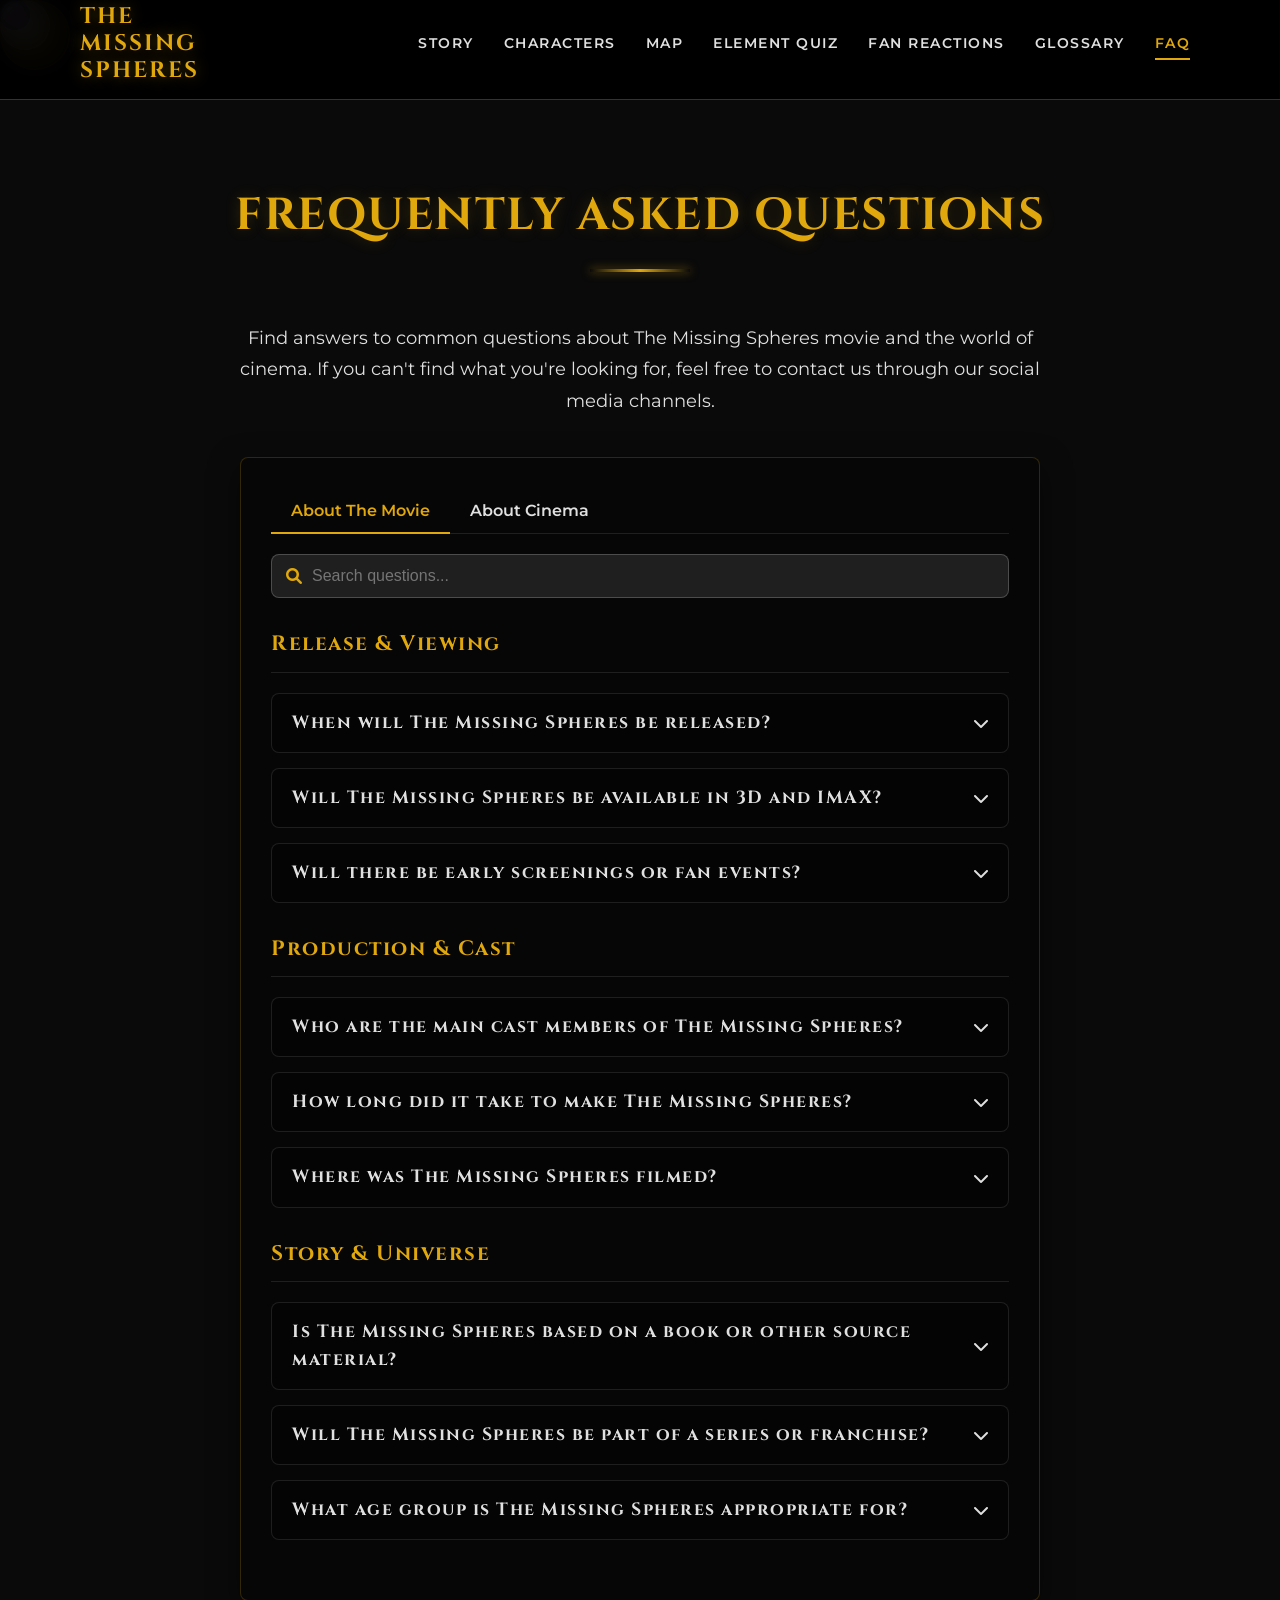
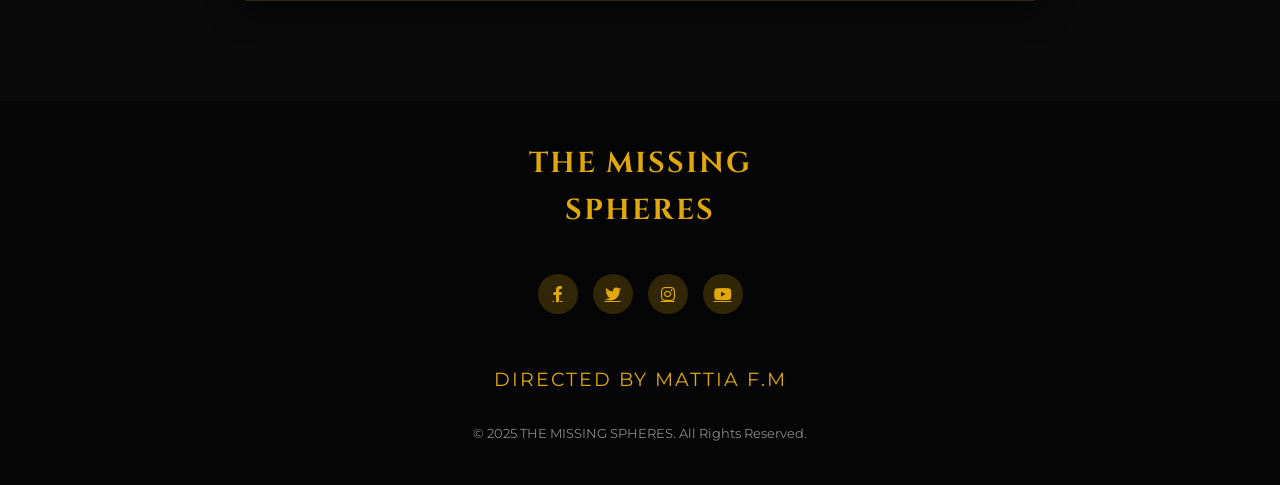
<file: features/faq.html>
<!DOCTYPE html>
<html lang="en">
<head>
    <meta charset="UTF-8">
    <meta name="viewport" content="width=device-width, initial-scale=1.0">
    <title>FAQ - THE MISSING SPHERES</title>
    <link rel="preconnect" href="https://fonts.googleapis.com">
    <link rel="preconnect" href="https://fonts.gstatic.com" crossorigin>
    <link href="https://fonts.googleapis.com/css2?family=Cinzel:wght@400;700;900&family=Montserrat:wght@300;400;600&display=swap" rel="stylesheet">
    <link rel="stylesheet" href="https://cdnjs.cloudflare.com/ajax/libs/font-awesome/6.0.0/css/all.min.css">
    <link rel="stylesheet" href="../styles.css">
    <link rel="stylesheet" href="features.css">
</head>
<body>
    <!-- Floating Spheres -->
    <div class="floating-spheres-container">
        <div class="floating-sphere" data-size="small" data-color="water"></div>
        <div class="floating-sphere" data-size="medium" data-color="fire"></div>
        <div class="floating-sphere" data-size="large" data-color="spirit"></div>
        <div class="floating-sphere" data-size="small" data-color="earth"></div>
        <div class="floating-sphere" data-size="medium" data-color="air"></div>
        <div class="floating-sphere" data-size="small" data-color="darkness"></div>
    </div>
    
    <!-- Preloader -->
    <div class="preloader" id="preloader">
        <div class="loader">
            <div class="sphere-loader"></div>
            <p>Loading Experience</p>
        </div>
    </div>

    <!-- Navigation -->
    <nav class="main-nav">
        <div class="container">
            <div class="nav-content">
                <a href="../index.html" class="logo">THE MISSING<br>SPHERES</a>
                <ul class="nav-links">
                    <li><a href="../index.html#story" class="nav-link">Story</a></li>
                    <li><a href="../index.html#characters" class="nav-link">Characters</a></li>
                    <li><a href="map.html" class="nav-link">Map</a></li>
                    <li><a href="quiz.html" class="nav-link">Element Quiz</a></li>
                    <li><a href="../social-reactions.html" class="nav-link">Fan Reactions</a></li>
                    <li><a href="glossary.html" class="nav-link">Glossary</a></li>
                    <li><a href="faq.html" class="nav-link active">FAQ</a></li>
                </ul>
                <div class="nav-toggle">
                    <span></span>
                    <span></span>
                    <span></span>
                </div>
            </div>
        </div>
    </nav>
    
    <!-- FAQ Section -->
    <section class="faq-section" id="faq">
        <div class="container">
            <h2 class="section-title reveal">FREQUENTLY ASKED QUESTIONS</h2>
            <p class="section-intro reveal">Find answers to common questions about The Missing Spheres movie and the world of cinema. If you can't find what you're looking for, feel free to contact us through our social media channels.</p>
            
            <div class="faq-container reveal">
                <div class="faq-tabs">
                    <div class="faq-tab active" data-tab="movie">About The Movie</div>
                    <div class="faq-tab" data-tab="cinema">About Cinema</div>
                </div>
                
                <div class="faq-search">
                    <i class="fas fa-search"></i>
                    <input type="text" id="faq-search-input" placeholder="Search questions...">
                </div>
                
                <!-- Movie FAQ Content -->
                <div class="faq-content active" id="movie-content">
                    <!-- Release & Viewing -->
                    <div class="faq-category">
                        <h3 class="faq-category-title">Release & Viewing</h3>
                        
                        <div class="faq-item">
                            <div class="faq-question">
                                <h3>When will The Missing Spheres be released?</h3>
                                <i class="fas fa-chevron-down"></i>
                            </div>
                            <div class="faq-answer">
                                <p>The Missing Spheres is scheduled for a global theatrical release on December 15, 2025. The film will have premiere events in major cities worldwide starting December 10, 2025.</p>
                                <p>Digital and streaming platform releases will follow approximately three months after the theatrical release. Stay tuned to our social media channels for the most up-to-date information on release dates in your region.</p>
                            </div>
                        </div>
                        
                        <div class="faq-item">
                            <div class="faq-question">
                                <h3>Will The Missing Spheres be available in 3D and IMAX?</h3>
                                <i class="fas fa-chevron-down"></i>
                            </div>
                            <div class="faq-answer">
                                <p>Yes! The Missing Spheres has been specially formatted for both 3D and IMAX experiences. Director Mattia F.M shot key sequences with IMAX cameras to take full advantage of the expanded aspect ratio, creating a truly immersive experience.</p>
                                <p>We recommend viewing the film in IMAX 3D for the most spectacular experience of the elemental kingdoms and magical effects. Standard 2D screenings will also be available in all theaters.</p>
                            </div>
                        </div>
                        
                        <div class="faq-item">
                            <div class="faq-question">
                                <h3>Will there be early screenings or fan events?</h3>
                                <i class="fas fa-chevron-down"></i>
                            </div>
                            <div class="faq-answer">
                                <p>Yes! We're planning several special fan events in the months leading up to the release. These will include:</p>
                                <p>- Exclusive footage screenings at major comic conventions</p>
                                <p>- Cast Q&A sessions in select cities</p>
                                <p>- Special themed early access screenings the night before official release</p>
                                <p>- Interactive fan experiences that bring the five kingdoms to life</p>
                                <p>Sign up for our newsletter to be the first to know about events in your area.</p>
                            </div>
                        </div>
                    </div>
                    
                    <!-- Production & Cast -->
                    <div class="faq-category">
                        <h3 class="faq-category-title">Production & Cast</h3>
                        
                        <div class="faq-item">
                            <div class="faq-question">
                                <h3>Who are the main cast members of The Missing Spheres?</h3>
                                <i class="fas fa-chevron-down"></i>
                            </div>
                            <div class="faq-answer">
                                <p>The Missing Spheres features an ensemble cast of both established stars and exciting new talent:</p>
                                <p>- Kael: Alessandro Gassman</p>
                                <p>- Lyra: Matilda De Angelis</p>
                                <p>- Zayn: Michele Morrone</p>
                                <p>- Nami: Cristiana Dell'Anna</p>
                                <p>- Gorran: Pierfrancesco Favino</p>
                                <p>- Riven: Luca Marinelli</p>
                                <p>The film also features numerous talented actors in supporting roles, bringing the diverse inhabitants of the five kingdoms to life.</p>
                            </div>
                        </div>
                        
                        <div class="faq-item">
                            <div class="faq-question">
                                <h3>How long did it take to make The Missing Spheres?</h3>
                                <i class="fas fa-chevron-down"></i>
                            </div>
                            <div class="faq-answer">
                                <p>The Missing Spheres has been in development for over five years. The script went through three years of development and refinement before production began. Principal photography lasted 10 months, with filming taking place in various locations around the world to capture the diverse environments of the five kingdoms.</p>
                                <p>Post-production, including the extensive visual effects work, has been ongoing for 18 months to ensure the highest quality for the magical elements and fantastical settings of the film. In total, from initial concept to final release, The Missing Spheres represents nearly six years of creative work.</p>
                            </div>
                        </div>
                        
                        <div class="faq-item">
                            <div class="faq-question">
                                <h3>Where was The Missing Spheres filmed?</h3>
                                <i class="fas fa-chevron-down"></i>
                            </div>
                            <div class="faq-answer">
                                <p>The Missing Spheres was filmed in multiple stunning locations around the world to capture the unique essence of each elemental kingdom:</p>
                                <p>- Aquaris scenes were filmed along the Amalfi Coast and in underwater studios in Malta</p>
                                <p>- Pyroheim sequences were captured near Mount Etna in Sicily and in the volcanic landscapes of Iceland</p>
                                <p>- Zephyria's floating islands were created using a combination of sets built in Rome's Cinecittà Studios and on-location shooting in the Dolomites</p>
                                <p>- Terravale was primarily filmed in the ancient forests of Umbria and Tuscany</p>
                                <p>- Luminara's mystical landscapes were created through a combination of practical sets and cutting-edge digital environments</p>
                                <p>Additional studio work was completed at Cinecittà Studios in Rome, where many of the interior scenes were filmed.</p>
                            </div>
                        </div>
                    </div>
                    
                    <!-- Story & Universe -->
                    <div class="faq-category">
                        <h3 class="faq-category-title">Story & Universe</h3>
                        
                        <div class="faq-item">
                            <div class="faq-question">
                                <h3>Is The Missing Spheres based on a book or other source material?</h3>
                                <i class="fas fa-chevron-down"></i>
                            </div>
                            <div class="faq-answer">
                                <p>The Missing Spheres is an original story created by director Mattia F.M. It is not based on any existing book, comic, or other source material. The world, characters, and mythology were developed specifically for this film.</p>
                                <p>However, a companion novel exploring the history of the five kingdoms and expanding on the film's mythology will be released shortly after the movie premieres. Additionally, a graphic novel series is in development that will tell stories set before the events of the film.</p>
                            </div>
                        </div>
                        
                        <div class="faq-item">
                            <div class="faq-question">
                                <h3>Will The Missing Spheres be part of a series or franchise?</h3>
                                <i class="fas fa-chevron-down"></i>
                            </div>
                            <div class="faq-answer">
                                <p>Yes, The Missing Spheres is planned as the first installment in a trilogy. The story has been conceived with a complete three-part arc, with each film designed to stand on its own while contributing to the larger narrative.</p>
                                <p>If the first film is successful, production on the sequel is tentatively scheduled to begin in early 2026. Beyond the main trilogy, there is potential for spin-off films exploring other characters and aspects of the five kingdoms.</p>
                                <p>Additionally, an animated series exploring the ancient history of the elemental kingdoms is in early development for streaming platforms.</p>
                            </div>
                        </div>
                        
                        <div class="faq-item">
                            <div class="faq-question">
                                <h3>What age group is The Missing Spheres appropriate for?</h3>
                                <i class="fas fa-chevron-down"></i>
                            </div>
                            <div class="faq-answer">
                                <p>The Missing Spheres is anticipated to receive a PG-13 rating (or equivalent in other countries). The film contains fantasy action and adventure, some intense sequences involving elemental powers, and themes of betrayal and sacrifice that may be too complex for very young viewers.</p>
                                <p>The film has been crafted to appeal to a wide audience, from teenagers to adults. While there are intense moments, the film avoids graphic violence and explicit content, focusing instead on the emotional journey of the characters and the spectacular visual representation of the elemental powers.</p>
                                <p>Parents are encouraged to review the film's rating and content advisories when they become available closer to release.</p>
                            </div>
                        </div>
                    </div>
                </div>
                
                <!-- Cinema FAQ Content -->
                <div class="faq-content" id="cinema-content">
                    <!-- Film Production -->
                    <div class="faq-category">
                        <h3 class="faq-category-title">Film Production</h3>
                        
                        <div class="faq-item">
                            <div class="faq-question">
                                <h3>What are the main stages of making a movie?</h3>
                                <i class="fas fa-chevron-down"></i>
                            </div>
                            <div class="faq-answer">
                                <p>Film production typically follows these main stages:</p>
                                <p><strong>1. Development:</strong> The initial stage where the concept is created, the screenplay is written, and financing is secured. This can take anywhere from months to years.</p>
                                <p><strong>2. Pre-production:</strong> Planning phase where the crew is hired, locations are scouted, casting is completed, and shooting schedule is created. This typically takes 3-6 months for a major film.</p>
                                <p><strong>3. Production:</strong> The actual filming of the movie. For a feature film, this can range from a few weeks to several months depending on complexity.</p>
                                <p><strong>4. Post-production:</strong> Editing, visual effects, sound design, music composition, and color grading. For effects-heavy films like The Missing Spheres, this can take a year or more.</p>
                                <p><strong>5. Distribution:</strong> Marketing and releasing the film to theaters, streaming platforms, and other media.</p>
                                <p>For a major fantasy film like The Missing Spheres, the entire process from initial concept to theatrical release typically takes 3-6 years.</p>
                            </div>
                        </div>
                        
                        <div class="faq-item">
                            <div class="faq-question">
                                <h3>How are visual effects created for fantasy films?</h3>
                                <i class="fas fa-chevron-down"></i>
                            </div>
                            <div class="faq-answer">
                                <p>Visual effects (VFX) for fantasy films involve a complex process combining multiple techniques:</p>
                                <p><strong>1. Pre-visualization:</strong> Before filming begins, key sequences are mapped out using computer animation to plan complex shots.</p>
                                <p><strong>2. Practical Effects:</strong> Physical effects created on set, such as pyrotechnics, mechanical props, and makeup effects.</p>
                                <p><strong>3. Green/Blue Screen:</strong> Actors perform in front of colored screens that allow backgrounds to be replaced digitally.</p>
                                <p><strong>4. Motion Capture:</strong> Recording actors' movements to animate digital characters.</p>
                                <p><strong>5. Computer-Generated Imagery (CGI):</strong> Creating digital elements, characters, and environments using specialized software.</p>
                                <p><strong>6. Compositing:</strong> Combining all elements (live-action footage, CGI, etc.) into final shots.</p>
                                <p>For The Missing Spheres, we've used cutting-edge techniques to create the elemental powers, with each element having its own unique visual signature. Water effects use fluid simulation technology, fire effects combine practical pyrotechnics with digital enhancement, air effects utilize particle systems, earth effects use a combination of practical sets and digital extensions, and spirit effects feature proprietary light and energy simulations.</p>
                            </div>
                        </div>
                        
                        <div class="faq-item">
                            <div class="faq-question">
                                <h3>What's the difference between a director, producer, and screenwriter?</h3>
                                <i class="fas fa-chevron-down"></i>
                            </div>
                            <div class="faq-answer">
                                <p><strong>Director:</strong> The creative leader who guides the artistic vision of the film. They work with actors on performances, make decisions about camera angles and movements, and oversee all creative aspects to ensure a cohesive vision. The director is ultimately responsible for translating the screenplay into visual storytelling.</p>
                                <p><strong>Producer:</strong> Handles the business and organizational aspects of filmmaking. Producers secure financing, manage the budget, hire key crew members, oversee scheduling, and solve logistical problems. They ensure the film is completed on time and within budget while supporting the director's creative vision.</p>
                                <p><strong>Screenwriter:</strong> Creates the screenplay, which includes the story, dialogue, scene descriptions, and character development. The screenwriter establishes the narrative foundation that the rest of the production builds upon.</p>
                                <p>In the case of The Missing Spheres, Mattia F.M serves as both director and co-screenwriter, allowing for a particularly unified creative vision from script to screen.</p>
                            </div>
                        </div>
                    </div>
                    
                    <!-- Film Technology -->
                    <div class="faq-category">
                        <h3 class="faq-category-title">Film Technology</h3>
                        
                        <div class="faq-item">
                            <div class="faq-question">
                                <h3>What makes IMAX different from standard cinema?</h3>
                                <i class="fas fa-chevron-down"></i>
                            </div>
                            <div class="faq-answer">
                                <p>IMAX offers a premium cinematic experience that differs from standard theaters in several key ways:</p>
                                <p><strong>Screen Size and Shape:</strong> IMAX screens are significantly larger and have a taller aspect ratio (up to 1.43:1 compared to standard 1.85:1 or 2.39:1), creating a more immersive field of view that fills more of your peripheral vision.</p>
                                <p><strong>Image Quality:</strong> IMAX uses proprietary digital or 70mm film projection systems that deliver higher resolution, greater brightness, and enhanced clarity.</p>
                                <p><strong>Sound System:</strong> IMAX theaters feature advanced sound systems with precise speaker placement and calibration that create a more immersive audio experience.</p>
                                <p><strong>Theater Design:</strong> IMAX theaters are designed with optimized seating arrangements, screen proximity, and viewing angles to ensure every seat has an optimal view.</p>
                                <p>For The Missing Spheres, several key sequences were filmed with IMAX-certified cameras to take full advantage of the expanded aspect ratio, allowing audiences to see up to 26% more image in IMAX theaters during these scenes.</p>
                            </div>
                        </div>
                        
                        <div class="faq-item">
                            <div class="faq-question">
                                <h3>How does 3D cinema work?</h3>
                                <i class="fas fa-chevron-down"></i>
                            </div>
                            <div class="faq-answer">
                                <p>3D cinema creates the illusion of depth by presenting slightly different images to each eye, mimicking how our eyes naturally perceive depth in the real world. Here's how it works:</p>
                                <p><strong>Filming:</strong> Movies can be filmed using specialized 3D camera rigs with two lenses (mimicking human eyes) or converted to 3D in post-production.</p>
                                <p><strong>Projection:</strong> In theaters, two synchronized images are projected onto the screen, one for each eye.</p>
                                <p><strong>Glasses:</strong> 3D glasses ensure each eye sees only its intended image:</p>
                                <p>- Passive 3D uses polarized glasses that filter light differently for each eye</p>
                                <p>- Active 3D uses battery-powered glasses with shutters that rapidly alternate between eyes in sync with the projector</p>
                                <p><strong>Brain Processing:</strong> Your brain combines these two slightly different images to create the perception of depth.</p>
                                <p>The Missing Spheres was designed with 3D in mind from the beginning, with scenes specifically composed to enhance the depth perception and immersive quality of the elemental kingdoms.</p>
                            </div>
                        </div>
                        
                        <div class="faq-item">
                            <div class="faq-question">
                                <h3>What is the difference between practical effects and CGI?</h3>
                                <i class="fas fa-chevron-down"></i>
                            </div>
                            <div class="faq-answer">
                                <p><strong>Practical Effects</strong> are physical, real-world special effects created without computer technology. These include:</p>
                                <p>- Makeup and prosthetics for character transformations</p>
                                <p>- Animatronics and puppetry for creatures</p>
                                <p>- Miniature models for buildings or landscapes</p>
                                <p>- Pyrotechnics for explosions and fire effects</p>
                                <p>- Mechanical rigs for stunts and movements</p>
                                <p><strong>CGI (Computer-Generated Imagery)</strong> refers to visual effects created digitally using computer software. CGI can create:</p>
                                <p>- Entirely digital characters and creatures</p>
                                <p>- Virtual environments and landscapes</p>
                                <p>- Physics simulations (water, fire, destruction)</p>
                                <p>- Digital enhancements to practical footage</p>
                                <p>- Impossible camera movements</p>
                                <p>Modern blockbusters like The Missing Spheres typically use a hybrid approach, combining practical effects with CGI to get the best of both worlds. Practical effects often provide a tangible realism that actors can interact with, while CGI allows for impossible visuals that couldn't be achieved physically.</p>
                            </div>
                        </div>
                    </div>
                    
                    <!-- Film History & Culture -->
                    <div class="faq-category">
                        <h3 class="faq-category-title">Film History & Culture</h3>
                        
                        <div class="faq-item">
                            <div class="faq-question">
                                <h3>What are some of the most influential fantasy films in cinema history?</h3>
                                <i class="fas fa-chevron-down"></i>
                            </div>
                            <div class="faq-answer">
                                <p>Fantasy cinema has a rich history with many groundbreaking films that have shaped the genre:</p>
                                <p><strong>The Wizard of Oz (1939)</strong> - Pioneered the use of Technicolor and special effects to create a magical world, establishing many fantasy film conventions.</p>
                                <p><strong>Star Wars (1977)</strong> - While often categorized as science fiction, its hero's journey structure and mystical elements have heavily influenced fantasy storytelling.</p>
                                <p><strong>The NeverEnding Story (1984)</strong> - Captured the imagination of a generation with its blend of practical effects and emotional storytelling.</p>
                                <p><strong>The Lord of the Rings trilogy (2001-2003)</strong> - Revolutionized fantasy filmmaking with its epic scale, groundbreaking visual effects, and faithful adaptation of literary source material.</p>
                                <p><strong>Pan's Labyrinth (2006)</strong> - Guillermo del Toro's dark fantasy masterpiece demonstrated how the genre could be used for profound artistic expression.</p>
                                <p><strong>Harry Potter series (2001-2011)</strong> - Brought fantasy to a new generation and showcased the potential for long-form storytelling in film.</p>
                                <p>The Missing Spheres draws inspiration from these classics while aiming to push the boundaries of the genre with its unique elemental magic system and contemporary themes.</p>
                            </div>
                        </div>
                        
                        <div class="faq-item">
                            <div class="faq-question">
                                <h3>How has Italian cinema influenced modern filmmaking?</h3>
                                <i class="fas fa-chevron-down"></i>
                            </div>
                            <div class="faq-answer">
                                <p>Italian cinema has made profound contributions to global filmmaking through several key movements and innovations:</p>
                                <p><strong>Neorealism (1940s-1950s)</strong> - Directors like Roberto Rossellini, Vittorio De Sica, and Luchino Visconti pioneered a style focused on everyday life, often using non-professional actors and location shooting. This approach influenced filmmakers worldwide to embrace authenticity and social realism.</p>
                                <p><strong>Cinecittà Studios</strong> - Founded in 1937, Rome's "Cinema City" became one of Europe's major film production centers, hosting international productions from "Ben-Hur" to Fellini's masterpieces.</p>
                                <p><strong>Federico Fellini</strong> - His dreamlike, surreal style in films like "8½" and "La Dolce Vita" expanded the visual language of cinema and influenced countless directors, from Woody Allen to David Lynch.</p>
                                <p><strong>Spaghetti Westerns</strong> - Sergio Leone revolutionized the Western genre with films like "The Good, the Bad and the Ugly," introducing innovative cinematography, editing, and musical techniques.</p>
                                <p><strong>Giallo Films</strong> - These stylish Italian thrillers by directors like Dario Argento influenced horror and thriller filmmaking with their distinctive visual style and suspense techniques.</p>
                                <p>The Missing Spheres honors this rich heritage while bringing Italian filmmaking into the fantasy genre with a distinctly Mediterranean sensibility in its visual style and storytelling approach.</p>
                            </div>
                        </div>
                        
                        <div class="faq-item">
                            <div class="faq-question">
                                <h3>What is the role of film festivals in the movie industry?</h3>
                                <i class="fas fa-chevron-down"></i>
                            </div>
                            <div class="faq-answer">
                                <p>Film festivals serve multiple crucial functions in the cinema ecosystem:</p>
                                <p><strong>Discovery Platform</strong> - Festivals provide exposure for independent and international films that might not otherwise secure wide distribution, helping them find audiences and distributors.</p>
                                <p><strong>Industry Networking</strong> - They bring together filmmakers, producers, distributors, and investors, facilitating deals and collaborations that lead to future projects.</p>
                                <p><strong>Artistic Recognition</strong> - Festival awards and critical reception can establish a film's artistic credentials and generate buzz before wider release.</p>
                                <p><strong>Cultural Exchange</strong> - International festivals promote cross-cultural understanding by showcasing diverse perspectives and storytelling traditions.</p>
                                <p><strong>Market Function</strong> - Many festivals include film markets where distribution rights are bought and sold.</p>
                                <p><strong>Audience Feedback</strong> - Festivals provide filmmakers with valuable audience reactions before commercial release.</p>
                                <p>Major festivals like Cannes, Venice, Berlin, Toronto, and Sundance have launched countless careers and films. While The Missing Spheres is a major studio production, elements of the film will be showcased at select festivals prior to its worldwide release to build critical acclaim and audience anticipation.</p>
                            </div>
                        </div>
                    </div>
                </div>
                
                <!-- Empty State -->
                <div class="faq-empty" style="display: none;">
                    <i class="fas fa-search"></i>
                    <p>No questions found matching your search.</p>
                </div>
            </div>
        </div>
    </section>

    <!-- Footer -->
    <footer>
        <div class="container">
            <div class="footer-content">
                <div class="footer-logo">THE MISSING<br>SPHERES</div>
                <div class="social-links">
                    <a href="#" class="social-link"><i class="fab fa-facebook-f"></i></a>
                    <a href="#" class="social-link"><i class="fab fa-twitter"></i></a>
                    <a href="#" class="social-link"><i class="fab fa-instagram"></i></a>
                    <a href="#" class="social-link"><i class="fab fa-youtube"></i></a>
                </div>
                <p class="directed-by">DIRECTED BY MATTIA F.M</p>
                <p class="copyright">&copy; 2025 THE MISSING SPHERES. All Rights Reserved.</p>
            </div>
        </div>
    </footer>

    <!-- Back to Top Button -->
    <a href="#" class="back-to-top">
        <i class="fas fa-arrow-up"></i>
    </a>

    <script>
        document.addEventListener('DOMContentLoaded', function() {
            // FAQ Functionality
            const searchInput = document.getElementById('faq-search-input');
            const faqTabs = document.querySelectorAll('.faq-tab');
            const faqContents = document.querySelectorAll('.faq-content');
            const faqQuestions = document.querySelectorAll('.faq-question');
            const faqAnswers = document.querySelectorAll('.faq-answer');
            const faqItems = document.querySelectorAll('.faq-item');
            const emptyState = document.querySelector('.faq-empty');
            
            // Tab switching
            faqTabs.forEach(tab => {
                tab.addEventListener('click', function() {
                    // Update active tab
                    faqTabs.forEach(t => t.classList.remove('active'));
                    this.classList.add('active');
                    
                    // Show corresponding content
                    const tabId = this.getAttribute('data-tab');
                    faqContents.forEach(content => {
                        content.classList.remove('active');
                    });
                    document.getElementById(tabId + '-content').classList.add('active');
                    
                    // Reset search
                    searchInput.value = '';
                    filterFAQItems('');
                });
            });
            
            // Question toggling
            faqQuestions.forEach(question => {
                question.addEventListener('click', function() {
                    const answer = this.nextElementSibling;
                    const isActive = answer.classList.contains('active');
                    
                    // Close all open answers
                    faqAnswers.forEach(a => {
                        a.classList.remove('active');
                        a.previousElementSibling.classList.remove('active');
                    });
                    
                    // Toggle current answer
                    if (!isActive) {
                        answer.classList.add('active');
                        this.classList.add('active');
                    }
                });
            });
            
            // Search functionality
            searchInput.addEventListener('input', function() {
                const searchTerm = this.value.toLowerCase();
                filterFAQItems(searchTerm);
            });
            
            // Filter FAQ items based on search term
            function filterFAQItems(searchTerm) {
                const activeTab = document.querySelector('.faq-tab.active').getAttribute('data-tab');
                const activeContent = document.getElementById(activeTab + '-content');
                const items = activeContent.querySelectorAll('.faq-item');
                
                let visibleCount = 0;
                
                items.forEach(item => {
                    const question = item.querySelector('.faq-question h3').textContent.toLowerCase();
                    const answer = item.querySelector('.faq-answer').textContent.toLowerCase();
                    
                    if (question.includes(searchTerm) || answer.includes(searchTerm)) {
                        item.style.display = 'block';
                        visibleCount++;
                    } else {
                        item.style.display = 'none';
                    }
                });
                
                // Show/hide empty state
                if (visibleCount === 0) {
                    emptyState.style.display = 'block';
                } else {
                    emptyState.style.display = 'none';
                }
            }
            
            // Mobile Navigation Toggle
            const navToggle = document.querySelector('.nav-toggle');
            const navLinks = document.querySelector('.nav-links');
            
            navToggle.addEventListener('click', function() {
                navLinks.classList.toggle('active');
                navToggle.classList.toggle('active');
            });
            
            // Hide preloader
            setTimeout(function() {
                document.getElementById('preloader').style.display = 'none';
            }, 1000);
            
            // Reveal Elements on Scroll
            const revealElements = document.querySelectorAll('.reveal');
            
            function checkReveal() {
                for (let i = 0; i < revealElements.length; i++) {
                    const windowHeight = window.innerHeight;
                    const elementTop = revealElements[i].getBoundingClientRect().top;
                    const elementVisible = 150;
                    
                    if (elementTop < windowHeight - elementVisible) {
                        revealElements[i].classList.add('active');
                    }
                }
            }
            
            window.addEventListener('scroll', checkReveal);
            checkReveal(); // Check on load
            
            // Back to Top Button
            const backToTopButton = document.querySelector('.back-to-top');
            
            window.addEventListener('scroll', function() {
                if (window.pageYOffset > 300) {
                    backToTopButton.classList.add('visible');
                } else {
                    backToTopButton.classList.remove('visible');
                }
            });
        });
    </script>
</file>
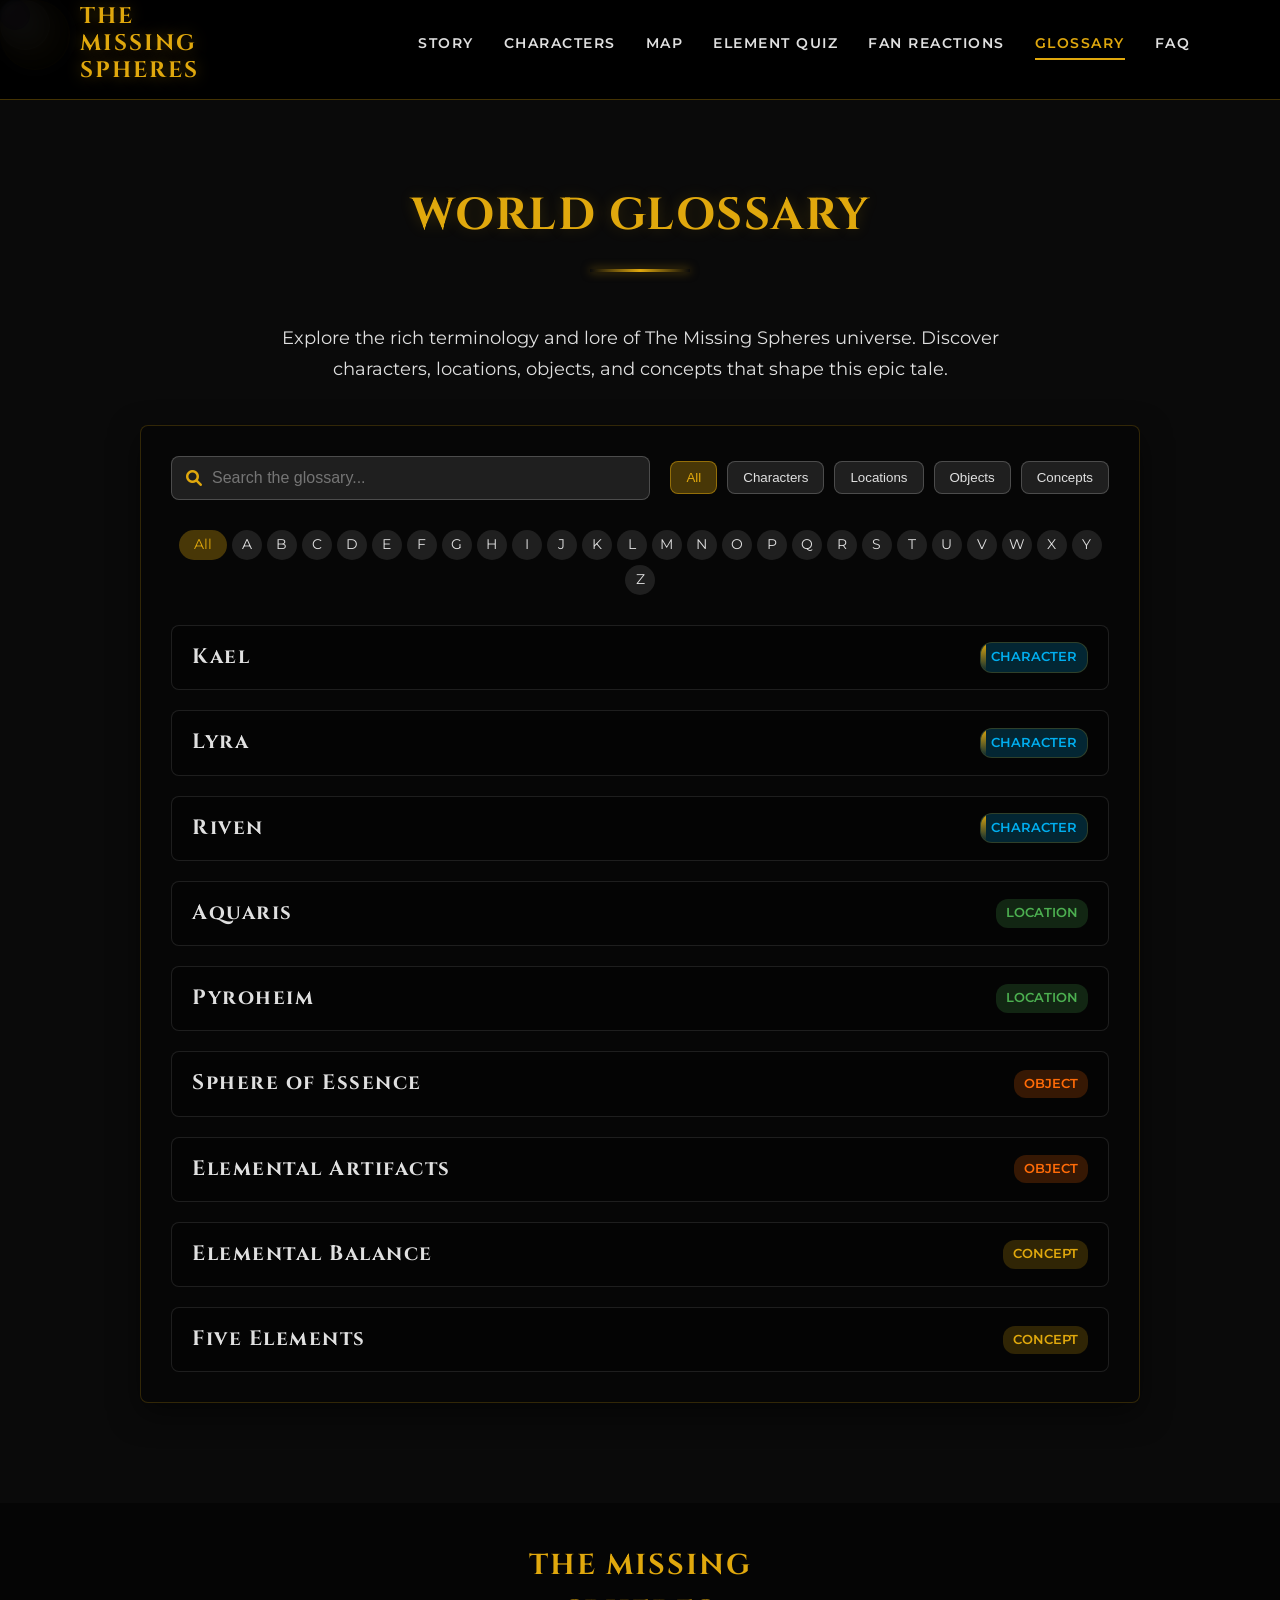
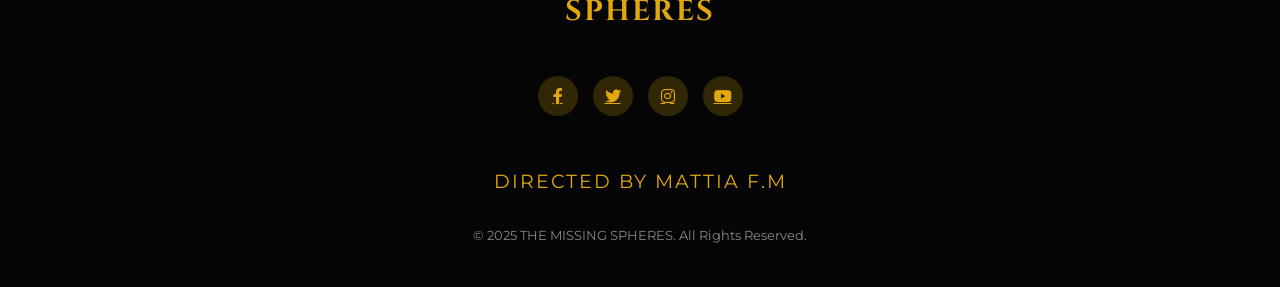
<file: features/glossary.html>
<!DOCTYPE html>
<html lang="en">
<head>
    <meta charset="UTF-8">
    <meta name="viewport" content="width=device-width, initial-scale=1.0">
    <title>Glossary - THE MISSING SPHERES</title>
    <link rel="preconnect" href="https://fonts.googleapis.com">
    <link rel="preconnect" href="https://fonts.gstatic.com" crossorigin>
    <link href="https://fonts.googleapis.com/css2?family=Cinzel:wght@400;700;900&family=Montserrat:wght@300;400;600&display=swap" rel="stylesheet">
    <link rel="stylesheet" href="https://cdnjs.cloudflare.com/ajax/libs/font-awesome/6.0.0/css/all.min.css">
    <link rel="stylesheet" href="../styles.css">
    <link rel="stylesheet" href="features.css">
</head>
<body>
    <!-- Floating Spheres -->
    <div class="floating-spheres-container">
        <div class="floating-sphere" data-size="small" data-color="water"></div>
        <div class="floating-sphere" data-size="medium" data-color="fire"></div>
        <div class="floating-sphere" data-size="large" data-color="spirit"></div>
        <div class="floating-sphere" data-size="small" data-color="earth"></div>
        <div class="floating-sphere" data-size="medium" data-color="air"></div>
        <div class="floating-sphere" data-size="small" data-color="darkness"></div>
    </div>
    
    <!-- Preloader -->
    <div class="preloader" id="preloader">
        <div class="loader">
            <div class="sphere-loader"></div>
            <p>Loading Experience</p>
        </div>
    </div>

    <!-- Navigation -->
    <nav class="main-nav">
        <div class="container">
            <div class="nav-content">
                <a href="../index.html" class="logo">THE MISSING<br>SPHERES</a>
                <ul class="nav-links">
                    <li><a href="../index.html#story" class="nav-link">Story</a></li>
                    <li><a href="../index.html#characters" class="nav-link">Characters</a></li>
                    <li><a href="map.html" class="nav-link">Map</a></li>
                    <li><a href="quiz.html" class="nav-link">Element Quiz</a></li>
                    <li><a href="../social-reactions.html" class="nav-link">Fan Reactions</a></li>
                    <li><a href="glossary.html" class="nav-link active">Glossary</a></li>
                    <li><a href="faq.html" class="nav-link">FAQ</a></li>
                </ul>
                <div class="nav-toggle">
                    <span></span>
                    <span></span>
                    <span></span>
                </div>
            </div>
        </div>
    </nav>
    
    <!-- Glossary Section -->
    <section class="glossary-section" id="glossary">
        <div class="container">
            <h2 class="section-title reveal">WORLD GLOSSARY</h2>
            <p class="section-intro reveal">Explore the rich terminology and lore of The Missing Spheres universe. Discover characters, locations, objects, and concepts that shape this epic tale.</p>
            
            <div class="glossary-container reveal">
                <div class="glossary-controls">
                    <div class="glossary-search">
                        <i class="fas fa-search"></i>
                        <input type="text" id="glossary-search-input" placeholder="Search the glossary...">
                    </div>
                    <div class="glossary-filters">
                        <button class="filter-btn active" data-filter="all">All</button>
                        <button class="filter-btn" data-filter="character">Characters</button>
                        <button class="filter-btn" data-filter="location">Locations</button>
                        <button class="filter-btn" data-filter="object">Objects</button>
                        <button class="filter-btn" data-filter="concept">Concepts</button>
                    </div>
                </div>
                
                <div class="glossary-alphabet">
                    <div class="alphabet-letter active" data-letter="all">All</div>
                    <div class="alphabet-letter" data-letter="a">A</div>
                    <div class="alphabet-letter" data-letter="b">B</div>
                    <div class="alphabet-letter" data-letter="c">C</div>
                    <div class="alphabet-letter" data-letter="d">D</div>
                    <div class="alphabet-letter" data-letter="e">E</div>
                    <div class="alphabet-letter" data-letter="f">F</div>
                    <div class="alphabet-letter" data-letter="g">G</div>
                    <div class="alphabet-letter" data-letter="h">H</div>
                    <div class="alphabet-letter" data-letter="i">I</div>
                    <div class="alphabet-letter" data-letter="j">J</div>
                    <div class="alphabet-letter" data-letter="k">K</div>
                    <div class="alphabet-letter" data-letter="l">L</div>
                    <div class="alphabet-letter" data-letter="m">M</div>
                    <div class="alphabet-letter" data-letter="n">N</div>
                    <div class="alphabet-letter" data-letter="o">O</div>
                    <div class="alphabet-letter" data-letter="p">P</div>
                    <div class="alphabet-letter" data-letter="q">Q</div>
                    <div class="alphabet-letter" data-letter="r">R</div>
                    <div class="alphabet-letter" data-letter="s">S</div>
                    <div class="alphabet-letter" data-letter="t">T</div>
                    <div class="alphabet-letter" data-letter="u">U</div>
                    <div class="alphabet-letter" data-letter="v">V</div>
                    <div class="alphabet-letter" data-letter="w">W</div>
                    <div class="alphabet-letter" data-letter="x">X</div>
                    <div class="alphabet-letter" data-letter="y">Y</div>
                    <div class="alphabet-letter" data-letter="z">Z</div>
                </div>
                
                <div class="glossary-content">
                    <!-- Characters -->
                    <div class="glossary-item" data-category="character" data-letter="k">
                        <div class="glossary-header">
                            <h3>Kael</h3>
                            <span class="glossary-category character">Character</span>
                        </div>
                        <div class="glossary-body">
                            <div class="glossary-image" style="background-image: url('../3.png')"></div>
                            <p>The protagonist of The Missing Spheres, Kael is a young warrior with the rare ability to connect with all five elemental powers. Born in a small village on the border between Terravale and Zephyria, he discovered his unique abilities when his home was threatened by elemental imbalance.</p>
                            <p>Kael's journey begins when he receives a vision of the stolen Sphere of Essence and is called to restore balance to the five kingdoms. His greatest strength is his ability to unite people from different backgrounds and see connections that others miss.</p>
                            <div class="glossary-related">
                                <h4>Related Entries</h4>
                                <div class="related-items">
                                    <div class="related-item" data-related="sphere-of-essence">Sphere of Essence</div>
                                    <div class="related-item" data-related="elemental-balance">Elemental Balance</div>
                                    <div class="related-item" data-related="riven">Riven</div>
                                </div>
                            </div>
                        </div>
                    </div>
                    
                    <div class="glossary-item" data-category="character" data-letter="l">
                        <div class="glossary-header">
                            <h3>Lyra</h3>
                            <span class="glossary-category character">Character</span>
                        </div>
                        <div class="glossary-body">
                            <div class="glossary-image" style="background-image: url('../1.png')"></div>
                            <p>A fierce water wielder from Aquaris, Lyra has unmatched control over water currents and tides. She is the daughter of a high priestess of the Tidal Temple and was trained from childhood in the ancient water arts.</p>
                            <p>Lyra joins Kael's quest after her homeland experiences devastating floods caused by the elemental imbalance. She is intuitive, adaptable, and has a deep connection to the emotional currents that flow through all living beings.</p>
                            <div class="glossary-related">
                                <h4>Related Entries</h4>
                                <div class="related-items">
                                    <div class="related-item" data-related="aquaris">Aquaris</div>
                                    <div class="related-item" data-related="tidal-temple">Tidal Temple</div>
                                    <div class="related-item" data-related="water-element">Water Element</div>
                                </div>
                            </div>
                        </div>
                    </div>
                    
                    <div class="glossary-item" data-category="character" data-letter="r">
                        <div class="glossary-header">
                            <h3>Riven</h3>
                            <span class="glossary-category character">Character</span>
                        </div>
                        <div class="glossary-body">
                            <div class="glossary-image" style="background-image: url('../u1925888568_httpss.mj.run9r1VUqnAmjc_A_dark_atmospheric_tease_d5b855d3-b14f-4472-98c3-ac37584dd22d_3.png')"></div>
                            <p>Once a revered guardian of the Sphere of Essence, Riven was corrupted by its immense power. Originally from Luminara, he was chosen to protect the Sphere due to his exceptional spiritual connection and balanced nature.</p>
                            <p>After years of exposure to the Sphere's raw energy, Riven began to believe that the current balance of elements was flawed and that a new order must rise from darkness. He stole the Sphere and now seeks to reshape the world according to his vision.</p>
                            <div class="glossary-related">
                                <h4>Related Entries</h4>
                                <div class="related-items">
                                    <div class="related-item" data-related="sphere-of-essence">Sphere of Essence</div>
                                    <div class="related-item" data-related="luminara">Luminara</div>
                                    <div class="related-item" data-related="darkness-element">Darkness Element</div>
                                </div>
                            </div>
                        </div>
                    </div>
                    
                    <!-- Locations -->
                    <div class="glossary-item" data-category="location" data-letter="a">
                        <div class="glossary-header">
                            <h3>Aquaris</h3>
                            <span class="glossary-category location">Location</span>
                        </div>
                        <div class="glossary-body">
                            <div class="glossary-image" style="background-image: url('../3.png')"></div>
                            <p>The Kingdom of Water, Aquaris is a vast realm of endless oceans, floating cities, and underwater palaces. Its people have adapted to life both above and below the waves, developing unique technologies powered by water currents.</p>
                            <p>Ruled by the Council of Tides, Aquaris is known for its diplomatic approach to inter-kingdom relations and its deep connection to the emotional currents that flow through all living beings. The capital city, Coralline, is a marvel of architecture that rises from and descends into the sea.</p>
                            <div class="glossary-related">
                                <h4>Related Entries</h4>
                                <div class="related-items">
                                    <div class="related-item" data-related="water-element">Water Element</div>
                                    <div class="related-item" data-related="coralline">Coralline</div>
                                    <div class="related-item" data-related="lyra">Lyra</div>
                                </div>
                            </div>
                        </div>
                    </div>
                    
                    <div class="glossary-item" data-category="location" data-letter="p">
                        <div class="glossary-header">
                            <h3>Pyroheim</h3>
                            <span class="glossary-category location">Location</span>
                        </div>
                        <div class="glossary-body">
                            <div class="glossary-image" style="background-image: url('../u1925888568_httpss.mj.run9r1VUqnAmjc_A_dark_atmospheric_tease_d5b855d3-b14f-4472-98c3-ac37584dd22d_3.png')"></div>
                            <p>The Kingdom of Fire, Pyroheim is a land of volcanic mountains, obsidian cities, and eternal flames. Its people harness the power of heat and flame for creation and energy, forging the strongest metals and crafting the most resilient artifacts in the world.</p>
                            <p>Led by the Ember Sovereign, Pyroheim values passion, strength, and transformation above all else. The capital city, Cinderspire, is built within and around an active volcano, using its energy to power the kingdom's forges and homes.</p>
                            <div class="glossary-related">
                                <h4>Related Entries</h4>
                                <div class="related-items">
                                    <div class="related-item" data-related="fire-element">Fire Element</div>
                                    <div class="related-item" data-related="cinderspire">Cinderspire</div>
                                    <div class="related-item" data-related="zayn">Zayn</div>
                                </div>
                            </div>
                        </div>
                    </div>
                    
                    <!-- Objects -->
                    <div class="glossary-item" data-category="object" data-letter="s">
                        <div class="glossary-header">
                            <h3>Sphere of Essence</h3>
                            <span class="glossary-category object">Object</span>
                        </div>
                        <div class="glossary-body">
                            <div class="glossary-image" style="background-image: url('../3.png')"></div>
                            <p>The central artifact of power in The Missing Spheres universe, the Sphere of Essence is an ancient relic that maintains the balance between the five elemental kingdoms. Created at the dawn of time when the elements first separated from primordial chaos, it contains the pure essence of each element in perfect harmony.</p>
                            <p>Traditionally housed in the Nexus at the heart of Luminara, the Sphere was guarded by chosen protectors from each kingdom. Its theft by Riven has caused catastrophic elemental imbalances throughout the world, triggering natural disasters and weakening the boundaries between kingdoms.</p>
                            <div class="glossary-related">
                                <h4>Related Entries</h4>
                                <div class="related-items">
                                    <div class="related-item" data-related="elemental-balance">Elemental Balance</div>
                                    <div class="related-item" data-related="nexus">The Nexus</div>
                                    <div class="related-item" data-related="riven">Riven</div>
                                </div>
                            </div>
                        </div>
                    </div>
                    
                    <div class="glossary-item" data-category="object" data-letter="e">
                        <div class="glossary-header">
                            <h3>Elemental Artifacts</h3>
                            <span class="glossary-category object">Object</span>
                        </div>
                        <div class="glossary-body">
                            <div class="glossary-image" style="background-image: url('../1.png')"></div>
                            <p>Each of the five kingdoms possesses a sacred artifact that embodies the purest form of their elemental power. These artifacts were created from fragments of the original elemental sources and serve as conduits for advanced elemental manipulation.</p>
                            <p>The five artifacts are: the Tidal Chalice of Aquaris, the Eternal Flame of Pyroheim, the Windweaver's Feather of Zephyria, the Heartstone of Terravale, and the Prism of Unity from Luminara. When brought together, these artifacts can temporarily stabilize elemental imbalances and may be the key to restoring the Sphere of Essence.</p>
                            <div class="glossary-related">
                                <h4>Related Entries</h4>
                                <div class="related-items">
                                    <div class="related-item" data-related="sphere-of-essence">Sphere of Essence</div>
                                    <div class="related-item" data-related="elemental-balance">Elemental Balance</div>
                                    <div class="related-item" data-related="five-kingdoms">Five Kingdoms</div>
                                </div>
                            </div>
                        </div>
                    </div>
                    
                    <!-- Concepts -->
                    <div class="glossary-item" data-category="concept" data-letter="e">
                        <div class="glossary-header">
                            <h3>Elemental Balance</h3>
                            <span class="glossary-category concept">Concept</span>
                        </div>
                        <div class="glossary-body">
                            <div class="glossary-image" style="background-image: url('../u1925888568_httpss.mj.run9r1VUqnAmjc_A_dark_atmospheric_tease_d5b855d3-b14f-4472-98c3-ac37584dd22d_3.png')"></div>
                            <p>The fundamental principle that governs the world of The Missing Spheres. Elemental Balance refers to the harmonious coexistence of the five primary elements: Water, Fire, Air, Earth, and Spirit. When in balance, these elements sustain all life and maintain natural order.</p>
                            <p>The Sphere of Essence is the physical manifestation of this balance. When it was stolen, the elemental forces began to destabilize, causing natural disasters and weakening the boundaries between kingdoms. Restoring balance is the central quest of Kael and his companions.</p>
                            <div class="glossary-related">
                                <h4>Related Entries</h4>
                                <div class="related-items">
                                    <div class="related-item" data-related="sphere-of-essence">Sphere of Essence</div>
                                    <div class="related-item" data-related="five-elements">Five Elements</div>
                                    <div class="related-item" data-related="kael">Kael</div>
                                </div>
                            </div>
                        </div>
                    </div>
                    
                    <div class="glossary-item" data-category="concept" data-letter="f">
                        <div class="glossary-header">
                            <h3>Five Elements</h3>
                            <span class="glossary-category concept">Concept</span>
                        </div>
                        <div class="glossary-body">
                            <div class="glossary-image" style="background-image: url('../3.png')"></div>
                            <p>The fundamental forces that shape reality in The Missing Spheres universe. The five primary elements are:</p>
                            <p><strong>Water:</strong> Representing adaptability, emotion, and connection. Associated with Aquaris.</p>
                            <p><strong>Fire:</strong> Representing passion, transformation, and energy. Associated with Pyroheim.</p>
                            <p><strong>Air:</strong> Representing freedom, intellect, and movement. Associated with Zephyria.</p>
                            <p><strong>Earth:</strong> Representing stability, growth, and endurance. Associated with Terravale.</p>
                            <p><strong>Spirit:</strong> Representing harmony, balance, and unity. Associated with Luminara.</p>
                            <p>A sixth element, Darkness, is not considered a primary element but rather the absence or corruption of elemental balance. Riven has embraced this force in his quest to reshape the world.</p>
                            <div class="glossary-related">
                                <h4>Related Entries</h4>
                                <div class="related-items">
                                    <div class="related-item" data-related="elemental-balance">Elemental Balance</div>
                                    <div class="related-item" data-related="five-kingdoms">Five Kingdoms</div>
                                    <div class="related-item" data-related="darkness-element">Darkness Element</div>
                                </div>
                            </div>
                        </div>
                    </div>
                    
                    <!-- Empty State -->
                    <div class="glossary-empty" style="display: none;">
                        <i class="fas fa-search"></i>
                        <p>No entries found matching your search.</p>
                    </div>
                </div>
            </div>
        </div>
    </section>

    <!-- Footer -->
    <footer>
        <div class="container">
            <div class="footer-content">
                <div class="footer-logo">THE MISSING<br>SPHERES</div>
                <div class="social-links">
                    <a href="#" class="social-link"><i class="fab fa-facebook-f"></i></a>
                    <a href="#" class="social-link"><i class="fab fa-twitter"></i></a>
                    <a href="#" class="social-link"><i class="fab fa-instagram"></i></a>
                    <a href="#" class="social-link"><i class="fab fa-youtube"></i></a>
                </div>
                <p class="directed-by">DIRECTED BY MATTIA F.M</p>
                <p class="copyright">&copy; 2025 THE MISSING SPHERES. All Rights Reserved.</p>
            </div>
        </div>
    </footer>

    <!-- Back to Top Button -->
    <a href="#" class="back-to-top">
        <i class="fas fa-arrow-up"></i>
    </a>

    <script>
        document.addEventListener('DOMContentLoaded', function() {
            // Glossary Functionality
            const searchInput = document.getElementById('glossary-search-input');
            const filterButtons = document.querySelectorAll('.filter-btn');
            const alphabetLetters = document.querySelectorAll('.alphabet-letter');
            const glossaryItems = document.querySelectorAll('.glossary-item');
            const glossaryHeaders = document.querySelectorAll('.glossary-header');
            const emptyState = document.querySelector('.glossary-empty');
            const relatedItems = document.querySelectorAll('.related-item');
            
            // Filter by category
            filterButtons.forEach(button => {
                button.addEventListener('click', function() {
                    // Update active button
                    filterButtons.forEach(btn => btn.classList.remove('active'));
                    this.classList.add('active');
                    
                    // Get filter value
                    const filter = this.getAttribute('data-filter');
                    
                    // Filter items
                    filterGlossaryItems();
                });
            });
            
            // Filter by letter
            alphabetLetters.forEach(letter => {
                letter.addEventListener('click', function() {
                    // Update active letter
                    alphabetLetters.forEach(l => l.classList.remove('active'));
                    this.classList.add('active');
                    
                    // Filter items
                    filterGlossaryItems();
                });
            });
            
            // Search functionality
            searchInput.addEventListener('input', function() {
                filterGlossaryItems();
            });
            
            // Toggle glossary item details
            glossaryHeaders.forEach(header => {
                header.addEventListener('click', function() {
                    const body = this.nextElementSibling;
                    const isActive = body.classList.contains('active');
                    
                    // Close all open items
                    document.querySelectorAll('.glossary-body.active').forEach(item => {
                        item.classList.remove('active');
                    });
                    
                    // Toggle current item
                    if (!isActive) {
                        body.classList.add('active');
                    }
                });
            });
            
            // Related items click
            relatedItems.forEach(item => {
                item.addEventListener('click', function() {
                    const relatedId = this.getAttribute('data-related');
                    
                    // Find related item
                    glossaryItems.forEach(glossaryItem => {
                        const header = glossaryItem.querySelector('.glossary-header h3');
                        if (header && header.textContent.toLowerCase().replace(/\s+/g, '-') === relatedId) {
                            // Scroll to item
                            glossaryItem.scrollIntoView({ behavior: 'smooth', block: 'center' });
                            
                            // Open item
                            setTimeout(() => {
                                const body = glossaryItem.querySelector('.glossary-body');
                                
                                // Close all open items
                                document.querySelectorAll('.glossary-body.active').forEach(item => {
                                    item.classList.remove('active');
                                });
                                
                                // Open related item
                                body.classList.add('active');
                            }, 500);
                        }
                    });
                });
            });
            
            // Filter glossary items based on current filters
            function filterGlossaryItems() {
                const searchTerm = searchInput.value.toLowerCase();
                const activeCategory = document.querySelector('.filter-btn.active').getAttribute('data-filter');
                const activeLetter = document.querySelector('.alphabet-letter.active').getAttribute('data-letter');
                
                let visibleCount = 0;
                
                glossaryItems.forEach(item => {
                    const category = item.getAttribute('data-category');
                    const letter = item.getAttribute('data-letter');
                    const title = item.querySelector('.glossary-header h3').textContent.toLowerCase();
                    const description = item.querySelector('.glossary-body').textContent.toLowerCase();
                    
                    // Check if item matches all filters
                    const matchesCategory = activeCategory === 'all' || category === activeCategory;
                    const matchesLetter = activeLetter === 'all' || letter === activeLetter;
                    const matchesSearch = searchTerm === '' || title.includes(searchTerm) || description.includes(searchTerm);
                    
                    // Show/hide item
                    if (matchesCategory && matchesLetter && matchesSearch) {
                        item.style.display = 'block';
                        visibleCount++;
                    } else {
                        item.style.display = 'none';
                    }
                });
                
                // Show/hide empty state
                if (visibleCount === 0) {
                    emptyState.style.display = 'block';
                } else {
                    emptyState.style.display = 'none';
                }
            }
            
            // Mobile Navigation Toggle
            const navToggle = document.querySelector('.nav-toggle');
            const navLinks = document.querySelector('.nav-links');
            
            navToggle.addEventListener('click', function() {
                navLinks.classList.toggle('active');
                navToggle.classList.toggle('active');
            });
            
            // Hide preloader
            setTimeout(function() {
                document.getElementById('preloader').style.display = 'none';
            }, 1000);
            
            // Reveal Elements on Scroll
            const revealElements = document.querySelectorAll('.reveal');
            
            function checkReveal() {
                for (let i = 0; i < revealElements.length; i++) {
                    const windowHeight = window.innerHeight;
                    const elementTop = revealElements[i].getBoundingClientRect().top;
                    const elementVisible = 150;
                    
                    if (elementTop < windowHeight - elementVisible) {
                        revealElements[i].classList.add('active');
                    }
                }
            }
            
            window.addEventListener('scroll', checkReveal);
            checkReveal(); // Check on load
            
            // Back to Top Button
            const backToTopButton = document.querySelector('.back-to-top');
            
            window.addEventListener('scroll', function() {
                if (window.pageYOffset > 300) {
                    backToTopButton.classList.add('visible');
                } else {
                    backToTopButton.classList.remove('visible');
                }
            });
        });
    </script>
</body>
</html>
</file>
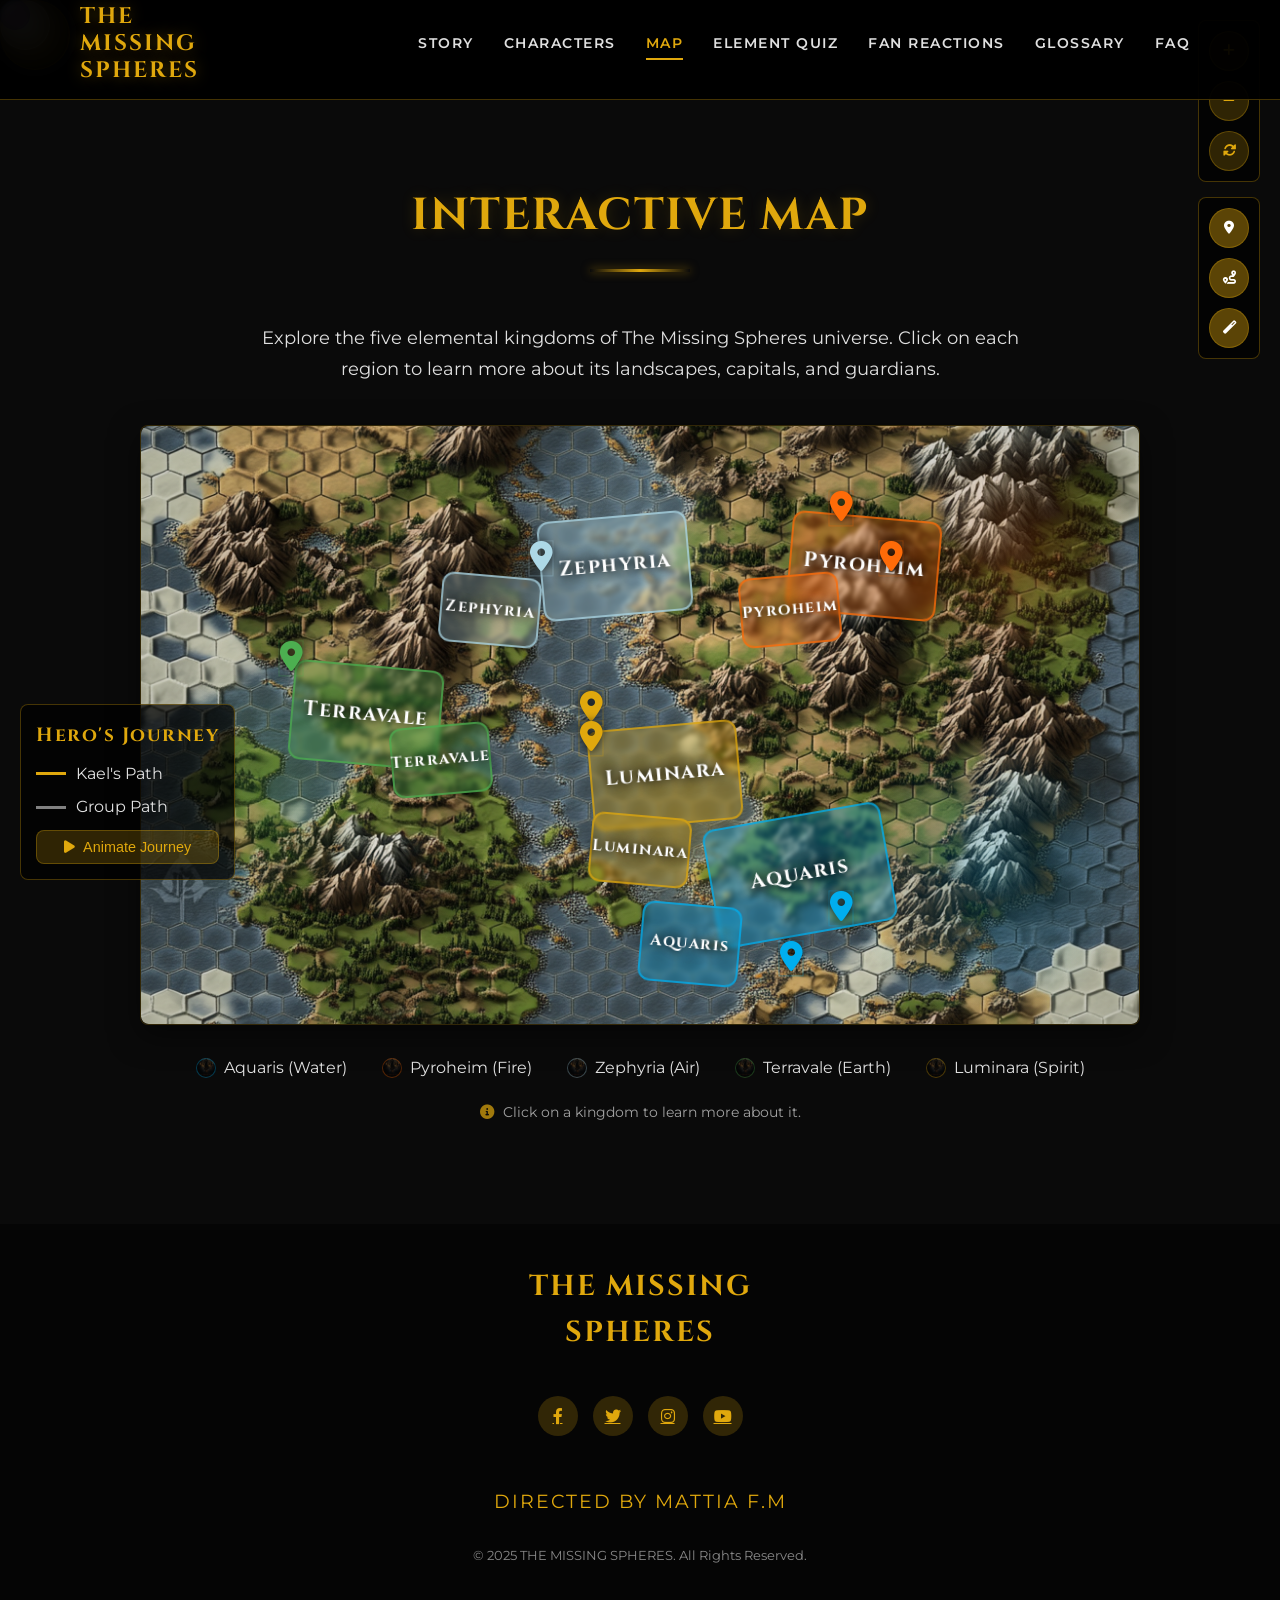
<file: features/map.html>
<!DOCTYPE html>
<html lang="en">
<head>
    <meta charset="UTF-8">
    <meta name="viewport" content="width=device-width, initial-scale=1.0">
    <title>Interactive Map - THE MISSING SPHERES</title>
    <link rel="preconnect" href="https://fonts.googleapis.com">
    <link rel="preconnect" href="https://fonts.gstatic.com" crossorigin>
    <link href="https://fonts.googleapis.com/css2?family=Cinzel:wght@400;700;900&family=Montserrat:wght@300;400;600&display=swap" rel="stylesheet">
    <link rel="stylesheet" href="https://cdnjs.cloudflare.com/ajax/libs/font-awesome/6.0.0/css/all.min.css">
    <link rel="stylesheet" href="../styles.css">
    <link rel="stylesheet" href="features.css">
</head>
<body>
    <!-- Floating Spheres -->
    <div class="floating-spheres-container">
        <div class="floating-sphere" data-size="small" data-color="water"></div>
        <div class="floating-sphere" data-size="medium" data-color="fire"></div>
        <div class="floating-sphere" data-size="large" data-color="spirit"></div>
        <div class="floating-sphere" data-size="small" data-color="earth"></div>
        <div class="floating-sphere" data-size="medium" data-color="air"></div>
        <div class="floating-sphere" data-size="small" data-color="darkness"></div>
    </div>
    
    <!-- Preloader -->
    <div class="preloader" id="preloader">
        <div class="loader">
            <div class="sphere-loader"></div>
            <p>Loading Experience</p>
        </div>
    </div>

    <!-- Navigation -->
    <nav class="main-nav">
        <div class="container">
            <div class="nav-content">
                <a href="../index.html" class="logo">THE MISSING<br>SPHERES</a>
                <ul class="nav-links">
                    <li><a href="../index.html#story" class="nav-link">Story</a></li>
                    <li><a href="../index.html#characters" class="nav-link">Characters</a></li>
                    <li><a href="map.html" class="nav-link active">Map</a></li>
                    <li><a href="quiz.html" class="nav-link">Element Quiz</a></li>
                    <li><a href="../social-reactions.html" class="nav-link">Fan Reactions</a></li>
                    <li><a href="glossary.html" class="nav-link">Glossary</a></li>
                    <li><a href="faq.html" class="nav-link">FAQ</a></li>
                </ul>
                <div class="nav-toggle">
                    <span></span>
                    <span></span>
                    <span></span>
                </div>
            </div>
        </div>
    </nav>
    
    <!-- Map Section -->
    <section class="map-section" id="map">
        <div class="container">
            <h2 class="section-title reveal">INTERACTIVE MAP</h2>
            <p class="section-intro reveal">Explore the five elemental kingdoms of The Missing Spheres universe. Click on each region to learn more about its landscapes, capitals, and guardians.</p>
            
            <div class="map-container reveal">
                <div class="world-map">
                    <img src="../Mappa/traghigmountain_fantasy_world_map_hexagonal_grid_--v_6.1_5b728902-f3be-4ee0-b763-691a3ebb462b.png" alt="The Five Kingdoms Map" usemap="#kingdom-map" class="map-image">
                    
                    <!-- Colored Kingdom Overlays -->
                    <div class="kingdom-overlay water-overlay" data-kingdom="aquaris">
                        <span class="kingdom-label">Aquaris</span>
                    </div>
                    <div class="kingdom-overlay water-overlay small" data-kingdom="aquaris">
                        <span class="kingdom-label small">Aquaris</span>
                    </div>
                    
                    <div class="kingdom-overlay fire-overlay" data-kingdom="pyroheim">
                        <span class="kingdom-label">Pyroheim</span>
                    </div>
                    <div class="kingdom-overlay fire-overlay small" data-kingdom="pyroheim">
                        <span class="kingdom-label small">Pyroheim</span>
                    </div>
                    
                    <div class="kingdom-overlay air-overlay" data-kingdom="zephyria">
                        <span class="kingdom-label">Zephyria</span>
                    </div>
                    <div class="kingdom-overlay air-overlay small" data-kingdom="zephyria">
                        <span class="kingdom-label small">Zephyria</span>
                    </div>
                    
                    <div class="kingdom-overlay earth-overlay" data-kingdom="terravale">
                        <span class="kingdom-label">Terravale</span>
                    </div>
                    <div class="kingdom-overlay earth-overlay small" data-kingdom="terravale">
                        <span class="kingdom-label small">Terravale</span>
                    </div>
                    
                    <div class="kingdom-overlay spirit-overlay" data-kingdom="luminara">
                        <span class="kingdom-label">Luminara</span>
                    </div>
                    <div class="kingdom-overlay spirit-overlay small" data-kingdom="luminara">
                        <span class="kingdom-label small">Luminara</span>
                    </div>
                    
                    <map name="kingdom-map">
                        <!-- Water Kingdom: Aquaris (blue regions, bottom right) -->
                        <area shape="poly" coords="650,350, 750,350, 830,400, 850,480, 800,550, 700,580, 600,550, 580,480" class="kingdom" data-kingdom="aquaris" alt="Aquaris - Kingdom of Water">
                        <area shape="poly" coords="500,450, 550,420, 600,450, 600,520, 550,550, 500,520" class="kingdom" data-kingdom="aquaris" alt="Aquaris - Kingdom of Water">
                        
                        <!-- Fire Kingdom: Pyroheim (red regions, top right) -->
                        <area shape="poly" coords="650,50, 750,50, 850,100, 850,180, 750,230, 650,180" class="kingdom" data-kingdom="pyroheim" alt="Pyroheim - Kingdom of Fire">
                        <area shape="poly" coords="550,100, 600,70, 650,100, 650,170, 600,200, 550,170" class="kingdom" data-kingdom="pyroheim" alt="Pyroheim - Kingdom of Fire">
                        
                        <!-- Air Kingdom: Zephyria (light blue regions, top center) -->
                        <area shape="poly" coords="350,50, 450,50, 530,100, 530,180, 450,230, 350,180" class="kingdom" data-kingdom="zephyria" alt="Zephyria - Kingdom of Air">
                        <area shape="poly" coords="250,100, 300,70, 350,100, 350,170, 300,200, 250,170" class="kingdom" data-kingdom="zephyria" alt="Zephyria - Kingdom of Air">
                        
                        <!-- Earth Kingdom: Terravale (green regions, left) -->
                        <area shape="poly" coords="50,200, 150,150, 230,200, 230,280, 150,330, 50,280" class="kingdom" data-kingdom="terravale" alt="Terravale - Kingdom of Earth">
                        <area shape="poly" coords="150,250, 200,220, 250,250, 250,320, 200,350, 150,320" class="kingdom" data-kingdom="terravale" alt="Terravale - Kingdom of Earth">
                        
                        <!-- Spirit Kingdom: Luminara (gold regions, center) -->
                        <area shape="poly" coords="350,250, 450,200, 530,250, 530,330, 450,380, 350,330" class="kingdom" data-kingdom="luminara" alt="Luminara - Kingdom of Spirit">
                        <area shape="poly" coords="400,300, 450,270, 500,300, 500,370, 450,400, 400,370" class="kingdom" data-kingdom="luminara" alt="Luminara - Kingdom of Spirit">
                    </map>
                    
                    <!-- Kingdom Information Panels -->
                    <div class="kingdom-info" id="aquaris-info">
                        <button class="close-kingdom-info"><i class="fas fa-times"></i></button>
                        <h3>AQUARIS</h3>
                        <h4>Kingdom of Water</h4>
                        <p>A realm of endless oceans and floating cities. Ruled by the Council of Tides.</p>
                        <div class="kingdom-quick-facts">
                            <span><i class="fas fa-city"></i> Capital: Coralline</span>
                            <span><i class="fas fa-user"></i> Guardian: Lyra</span>
                        </div>
                    </div>
                    
                    <div class="kingdom-info" id="pyroheim-info">
                        <button class="close-kingdom-info"><i class="fas fa-times"></i></button>
                        <h3>PYROHEIM</h3>
                        <h4>Kingdom of Fire</h4>
                        <p>A land of volcanic mountains and eternal flames. Led by the Ember Sovereign.</p>
                        <div class="kingdom-quick-facts">
                            <span><i class="fas fa-city"></i> Capital: Cinderspire</span>
                            <span><i class="fas fa-user"></i> Guardian: Zayn</span>
                        </div>
                    </div>
                    
                    <div class="kingdom-info" id="zephyria-info">
                        <button class="close-kingdom-info"><i class="fas fa-times"></i></button>
                        <h3>ZEPHYRIA</h3>
                        <h4>Kingdom of Air</h4>
                        <p>A domain of floating islands and cloud cities. Governed by the Windborne Council.</p>
                        <div class="kingdom-quick-facts">
                            <span><i class="fas fa-city"></i> Capital: Aetheria</span>
                            <span><i class="fas fa-user"></i> Guardian: Nami</span>
                        </div>
                    </div>
                    
                    <div class="kingdom-info" id="terravale-info">
                        <button class="close-kingdom-info"><i class="fas fa-times"></i></button>
                        <h3>TERRAVALE</h3>
                        <h4>Kingdom of Earth</h4>
                        <p>A territory of lush forests and crystal caves. Led by the Root Council.</p>
                        <div class="kingdom-quick-facts">
                            <span><i class="fas fa-city"></i> Capital: Roothold</span>
                            <span><i class="fas fa-user"></i> Guardian: Gorran</span>
                        </div>
                    </div>
                    
                    <div class="kingdom-info" id="luminara-info">
                        <button class="close-kingdom-info"><i class="fas fa-times"></i></button>
                        <h3>LUMINARA</h3>
                        <h4>Kingdom of Spirit</h4>
                        <p>A mystical realm where physical and spiritual worlds intersect. Guided by the Circle of Light.</p>
                        <div class="kingdom-quick-facts">
                            <span><i class="fas fa-city"></i> Capital: Illumina</span>
                            <span><i class="fas fa-user"></i> Guardian: Circle of Light</span>
                        </div>
                    </div>
                </div>
                
                <div class="map-legend">
                    <div class="legend-item">
                        <div class="legend-color water"></div>
                        <span>Aquaris (Water)</span>
                    </div>
                    <div class="legend-item">
                        <div class="legend-color fire"></div>
                        <span>Pyroheim (Fire)</span>
                    </div>
                    <div class="legend-item">
                        <div class="legend-color air"></div>
                        <span>Zephyria (Air)</span>
                    </div>
                    <div class="legend-item">
                        <div class="legend-color earth"></div>
                        <span>Terravale (Earth)</span>
                    </div>
                    <div class="legend-item">
                        <div class="legend-color spirit"></div>
                        <span>Luminara (Spirit)</span>
                    </div>
                </div>
                
                <p class="map-instructions"><i class="fas fa-info-circle"></i> Click on a kingdom to learn more about it.</p>
            </div>
        </div>
    </section>

    <!-- Footer -->
    <footer>
        <div class="container">
            <div class="footer-content">
                <div class="footer-logo">THE MISSING<br>SPHERES</div>
                <div class="social-links">
                    <a href="#" class="social-link"><i class="fab fa-facebook-f"></i></a>
                    <a href="#" class="social-link"><i class="fab fa-twitter"></i></a>
                    <a href="#" class="social-link"><i class="fab fa-instagram"></i></a>
                    <a href="#" class="social-link"><i class="fab fa-youtube"></i></a>
                </div>
                <p class="directed-by">DIRECTED BY MATTIA F.M</p>
                <p class="copyright">&copy; 2025 THE MISSING SPHERES. All Rights Reserved.</p>
            </div>
        </div>
    </footer>

    <!-- Back to Top Button -->
    <a href="#" class="back-to-top">
        <i class="fas fa-arrow-up"></i>
    </a>

    <!-- Map Controls -->
    <div class="map-controls">
        <div class="zoom-controls">
            <button id="zoom-in" class="map-control-btn"><i class="fas fa-plus"></i></button>
            <button id="zoom-out" class="map-control-btn"><i class="fas fa-minus"></i></button>
            <button id="reset-view" class="map-control-btn"><i class="fas fa-sync-alt"></i></button>
        </div>
        <div class="view-controls">
            <button id="toggle-poi" class="map-control-btn active"><i class="fas fa-map-marker-alt"></i></button>
            <button id="toggle-path" class="map-control-btn active"><i class="fas fa-route"></i></button>
            <button id="toggle-effects" class="map-control-btn active"><i class="fas fa-magic"></i></button>
        </div>
    </div>
    
    <!-- Points of Interest Modal -->
    <div class="poi-details" id="poi-details">
        <div class="poi-details-content">
            <button class="close-poi-details"><i class="fas fa-times"></i></button>
            
            <div class="poi-details-header">
                <h3 class="poi-details-title" id="poi-title">Location Name</h3>
                <div class="poi-details-kingdom" id="poi-kingdom">Kingdom</div>
            </div>
            
            <div class="poi-details-image" id="poi-image"></div>
            
            <div class="poi-details-info">
                <p id="poi-description">Location description will appear here.</p>
            </div>
            
            <div class="poi-details-meta">
                <div class="poi-meta-item">
                    <i class="fas fa-landmark"></i>
                    <span id="poi-type">Location Type</span>
                </div>
                <div class="poi-meta-item">
                    <i class="fas fa-star"></i>
                    <span id="poi-significance">Significance</span>
                </div>
            </div>
        </div>
    </div>
    
    <!-- Journey Path Legend -->
    <div class="journey-legend">
        <h3>Hero's Journey</h3>
        <div class="journey-legend-item">
            <div class="journey-line kael"></div>
            <span>Kael's Path</span>
        </div>
        <div class="journey-legend-item">
            <div class="journey-line group"></div>
            <span>Group Path</span>
        </div>
        <button id="animate-journey" class="journey-btn">
            <i class="fas fa-play"></i> Animate Journey
        </button>
    </div>

    <script>
        document.addEventListener('DOMContentLoaded', function() {
            // Interactive Map Functionality
            const kingdoms = document.querySelectorAll('area.kingdom');
            const kingdomInfos = document.querySelectorAll('.kingdom-info');
            const worldMap = document.querySelector('.world-map');
            const closeButtons = document.querySelectorAll('.close-kingdom-info');
            const mapImage = document.querySelector('.map-image');
            
            // Function to close all kingdom info panels
            function closeAllKingdomInfos() {
                kingdomInfos.forEach(info => {
                    info.classList.remove('active');
                });
                
                // Remove all highlight classes from world map
                worldMap.classList.remove('highlight-aquaris', 'highlight-pyroheim', 'highlight-zephyria', 'highlight-terravale', 'highlight-luminara');
            }
            
            // Get kingdom overlays
            const kingdomOverlays = document.querySelectorAll('.kingdom-overlay');
            
            // Function to show kingdom info
            function showKingdomInfo(kingdomName) {
                // Close all info panels first
                closeAllKingdomInfos();
                
                // Add highlight class for clicked kingdom
                worldMap.classList.add(`highlight-${kingdomName}`);
                
                // Show corresponding info panel
                document.getElementById(`${kingdomName}-info`).classList.add('active');
                
                // Zoom to kingdom (simple animation for demo)
                zoomToKingdom(kingdomName);
            }
            
            // Show kingdom info when image map area is clicked
            kingdoms.forEach(kingdom => {
                kingdom.addEventListener('click', function(e) {
                    e.preventDefault(); // Prevent default behavior of image map
                    
                    // Get kingdom name
                    const kingdomName = this.getAttribute('data-kingdom');
                    showKingdomInfo(kingdomName);
                });
            });
            
            // Show kingdom info when overlay is clicked
            kingdomOverlays.forEach(overlay => {
                overlay.addEventListener('click', function() {
                    // Get kingdom name
                    const kingdomName = this.getAttribute('data-kingdom');
                    showKingdomInfo(kingdomName);
                });
            });
            
            // Close kingdom info when close button is clicked
            closeButtons.forEach(button => {
                button.addEventListener('click', closeAllKingdomInfos);
            });
            
            // Close kingdom info when clicking outside the info panel
            worldMap.addEventListener('click', function(e) {
                // Only close if the click is directly on the map (not on an area or info panel)
                if (e.target === worldMap || e.target === document.querySelector('.map-image')) {
                    closeAllKingdomInfos();
                }
            });
            
            // Zoom and Pan functionality
            let currentScale = 1;
            let isDragging = false;
            let startX, startY, translateX = 0, translateY = 0;
            
            // Zoom controls
            const zoomInBtn = document.getElementById('zoom-in');
            const zoomOutBtn = document.getElementById('zoom-out');
            const resetViewBtn = document.getElementById('reset-view');
            
            zoomInBtn.addEventListener('click', function() {
                if (currentScale < 2) {
                    currentScale += 0.2;
                    updateMapTransform();
                }
            });
            
            zoomOutBtn.addEventListener('click', function() {
                if (currentScale > 0.5) {
                    currentScale -= 0.2;
                    updateMapTransform();
                }
            });
            
            resetViewBtn.addEventListener('click', function() {
                currentScale = 1;
                translateX = 0;
                translateY = 0;
                updateMapTransform();
                closeAllKingdomInfos();
            });
            
            // Function to update map transform
            function updateMapTransform() {
                mapImage.style.transform = `scale(${currentScale}) translate(${translateX}px, ${translateY}px)`;
            }
            
            // Function to zoom to specific kingdom
            function zoomToKingdom(kingdomName) {
                // Reset transform first
                currentScale = 1;
                translateX = 0;
                translateY = 0;
                
                // Set transform based on kingdom
                switch(kingdomName) {
                    case 'aquaris':
                        currentScale = 1.5;
                        translateX = 50;
                        translateY = 100;
                        break;
                    case 'pyroheim':
                        currentScale = 1.5;
                        translateX = 50;
                        translateY = -100;
                        break;
                    case 'zephyria':
                        currentScale = 1.5;
                        translateX = -50;
                        translateY = -100;
                        break;
                    case 'terravale':
                        currentScale = 1.5;
                        translateX = -150;
                        translateY = 0;
                        break;
                    case 'luminara':
                        currentScale = 1.5;
                        translateX = 0;
                        translateY = 0;
                        break;
                }
                
                // Apply transform with animation
                mapImage.style.transition = 'transform 0.8s cubic-bezier(0.175, 0.885, 0.32, 1.275)';
                updateMapTransform();
                
                // Remove transition after animation completes
                setTimeout(function() {
                    mapImage.style.transition = '';
                }, 800);
            }
            
            // Pan functionality
            mapImage.addEventListener('mousedown', function(e) {
                if (e.button === 0) { // Left mouse button
                    isDragging = true;
                    startX = e.clientX - translateX;
                    startY = e.clientY - translateY;
                    mapImage.style.cursor = 'grabbing';
                }
            });
            
            document.addEventListener('mousemove', function(e) {
                if (isDragging) {
                    translateX = e.clientX - startX;
                    translateY = e.clientY - startY;
                    updateMapTransform();
                }
            });
            
            document.addEventListener('mouseup', function() {
                isDragging = false;
                mapImage.style.cursor = 'grab';
            });
            
            // Prevent dragging from interfering with other interactions
            mapImage.addEventListener('click', function(e) {
                if (Math.abs(translateX - (e.clientX - startX)) > 5 || 
                    Math.abs(translateY - (e.clientY - startY)) > 5) {
                    e.stopPropagation();
                }
            });
            
            // Points of Interest
            const poiData = [
                {
                    id: 1,
                    title: "Coralline",
                    kingdom: "Aquaris",
                    type: "Capital City",
                    significance: "Seat of the Council of Tides",
                    description: "A magnificent city built on massive coral formations that rise from the depths of the ocean. The buildings are crafted from iridescent shells and living coral, creating a shimmering metropolis that changes colors with the tides.",
                    position: { x: 700, y: 500 },
                    element: "water"
                },
                {
                    id: 2,
                    title: "Cinderspire",
                    kingdom: "Pyroheim",
                    type: "Capital City",
                    significance: "Seat of the Ember Sovereign",
                    description: "A towering city built within an active volcano. The buildings are carved from obsidian and cooled lava, with eternal flames lighting the streets and providing energy for the city's advanced forges.",
                    position: { x: 750, y: 150 },
                    element: "fire"
                },
                {
                    id: 3,
                    title: "Aetheria",
                    kingdom: "Zephyria",
                    type: "Capital City",
                    significance: "Seat of the Windborne Council",
                    description: "A breathtaking city of floating islands connected by wind bridges. The structures are built from lightweight materials that seem to defy gravity, with wind chimes and banners that create a constant symphony.",
                    position: { x: 400, y: 150 },
                    element: "air"
                },
                {
                    id: 4,
                    title: "Roothold",
                    kingdom: "Terravale",
                    type: "Capital City",
                    significance: "Seat of the Root Council",
                    description: "A city built within and around massive ancient trees. The buildings are integrated with living wood and stone, creating a harmonious blend of nature and architecture.",
                    position: { x: 150, y: 250 },
                    element: "earth"
                },
                {
                    id: 5,
                    title: "Illumina",
                    kingdom: "Luminara",
                    type: "Capital City",
                    significance: "Seat of the Circle of Light",
                    description: "A mystical city that exists partially in the physical realm and partially in the spirit world. The buildings are made of crystalline structures that capture and amplify spiritual energy.",
                    position: { x: 450, y: 300 },
                    element: "spirit"
                },
                {
                    id: 6,
                    title: "The Convergence",
                    kingdom: "Luminara",
                    type: "Sacred Site",
                    significance: "Where the Sphere of Essence was kept",
                    description: "A temple at the exact center of the five kingdoms where the elemental energies naturally converge. This is where the Sphere of Essence was housed and protected until its theft by Riven.",
                    position: { x: 450, y: 330 },
                    element: "spirit"
                },
                {
                    id: 7,
                    title: "Abyssal Trench",
                    kingdom: "Aquaris",
                    type: "Natural Wonder",
                    significance: "Source of water elemental energy",
                    description: "A massive underwater canyon that glows with elemental energy. The waters here are said to have healing properties and are the source of Aquaris's elemental power.",
                    position: { x: 650, y: 550 },
                    element: "water"
                },
                {
                    id: 8,
                    title: "Eternal Pyre",
                    kingdom: "Pyroheim",
                    type: "Natural Wonder",
                    significance: "Source of fire elemental energy",
                    description: "A massive column of flame that has burned continuously for thousands of years. It is the source of Pyroheim's elemental power and is said to contain the essence of the first fire.",
                    position: { x: 700, y: 100 },
                    element: "fire"
                }
            ];
            
            // Create POI markers
            const worldMapContainer = document.querySelector('.world-map');
            
            poiData.forEach(poi => {
                const poiMarker = document.createElement('div');
                poiMarker.className = `poi-marker ${poi.element}`;
                poiMarker.setAttribute('data-poi-id', poi.id);
                poiMarker.style.left = `${poi.position.x}px`;
                poiMarker.style.top = `${poi.position.y}px`;
                poiMarker.innerHTML = `<i class="fas fa-map-marker-alt"></i>`;
                worldMapContainer.appendChild(poiMarker);
            });
            
            // POI Details Modal
            const poiDetailsModal = document.getElementById('poi-details');
            const closePOIDetails = document.querySelector('.close-poi-details');
            const poiTitle = document.getElementById('poi-title');
            const poiKingdom = document.getElementById('poi-kingdom');
            const poiDescription = document.getElementById('poi-description');
            const poiType = document.getElementById('poi-type');
            const poiSignificance = document.getElementById('poi-significance');
            const poiImage = document.getElementById('poi-image');
            
            // Show POI details when marker is clicked
            const poiMarkers = document.querySelectorAll('.poi-marker');
            
            poiMarkers.forEach(marker => {
                marker.addEventListener('click', function(e) {
                    e.stopPropagation();
                    
                    const poiId = parseInt(this.getAttribute('data-poi-id'));
                    const poi = poiData.find(p => p.id === poiId);
                    
                    if (poi) {
                        // Populate POI details
                        poiTitle.textContent = poi.title;
                        poiKingdom.textContent = poi.kingdom;
                        poiDescription.textContent = poi.description;
                        poiType.textContent = poi.type;
                        poiSignificance.textContent = poi.significance;
                        poiImage.className = `poi-details-image ${poi.element}`;
                        
                        // Show modal
                        poiDetailsModal.classList.add('active');
                    }
                });
            });
            
            // Close POI details modal
            closePOIDetails.addEventListener('click', function() {
                poiDetailsModal.classList.remove('active');
            });
            
            // Close modal when clicking outside content
            poiDetailsModal.addEventListener('click', function(e) {
                if (e.target === poiDetailsModal) {
                    poiDetailsModal.classList.remove('active');
                }
            });
            
            // Toggle POI visibility
            const togglePOIBtn = document.getElementById('toggle-poi');
            
            togglePOIBtn.addEventListener('click', function() {
                this.classList.toggle('active');
                
                if (this.classList.contains('active')) {
                    poiMarkers.forEach(marker => {
                        marker.style.display = 'block';
                    });
                } else {
                    poiMarkers.forEach(marker => {
                        marker.style.display = 'none';
                    });
                }
            });
            
            // Journey Path Animation
            const journeyPathData = [
                { x: 450, y: 330 }, // Start at The Convergence
                { x: 150, y: 250 }, // To Roothold
                { x: 400, y: 150 }, // To Aetheria
                { x: 750, y: 150 }, // To Cinderspire
                { x: 700, y: 500 }, // To Coralline
                { x: 450, y: 300 }  // Back to Illumina
            ];
            
            // Create journey path
            const journeyPath = document.createElement('svg');
            journeyPath.className = 'journey-path';
            journeyPath.setAttribute('width', '100%');
            journeyPath.setAttribute('height', '100%');
            journeyPath.style.position = 'absolute';
            journeyPath.style.top = '0';
            journeyPath.style.left = '0';
            journeyPath.style.pointerEvents = 'none';
            journeyPath.style.zIndex = '5';
            
            // Create path elements
            const groupPath = document.createElementNS("http://www.w3.org/2000/svg", "path");
            groupPath.setAttribute("class", "journey-line-path group");
            groupPath.setAttribute("d", `M${journeyPathData.map(p => `${p.x},${p.y}`).join(' L')}`);
            groupPath.setAttribute("stroke-width", "4");
            groupPath.setAttribute("stroke", "#ffffff");
            groupPath.setAttribute("stroke-opacity", "0.7");
            
            const kaelPath = document.createElementNS("http://www.w3.org/2000/svg", "path");
            kaelPath.setAttribute("class", "journey-line-path kael");
            kaelPath.setAttribute("d", `M${journeyPathData.map(p => `${p.x},${p.y}`).join(' L')}`);
            kaelPath.setAttribute("stroke-width", "4");
            kaelPath.setAttribute("stroke", "#e0a80d");
            kaelPath.setAttribute("stroke-opacity", "0.9");
            kaelPath.setAttribute("stroke-dasharray", "5, 5");
            
            journeyPath.appendChild(groupPath);
            journeyPath.appendChild(kaelPath);
            worldMapContainer.appendChild(journeyPath);
            
            // Animate journey
            const animateJourneyBtn = document.getElementById('animate-journey');
            const journeyLines = document.querySelectorAll('.journey-line-path');
            
            animateJourneyBtn.addEventListener('click', function() {
                // Reset animation
                journeyLines.forEach(line => {
                    // Remove any existing animation class
                    line.classList.remove('animate');
                    
                    // Force reflow
                    void line.offsetWidth;
                    
                    // Add animation class
                    line.classList.add('animate');
                });
                
                // Change button icon during animation
                this.innerHTML = '<i class="fas fa-sync fa-spin"></i> Animating...';
                
                // Reset button after animation
                setTimeout(() => {
                    this.innerHTML = '<i class="fas fa-play"></i> Animate Journey';
                }, 10000);
            });
            
            // Toggle journey path visibility
            const togglePathBtn = document.getElementById('toggle-path');
            
            togglePathBtn.addEventListener('click', function() {
                this.classList.toggle('active');
                
                if (this.classList.contains('active')) {
                    journeyPath.style.display = 'block';
                    document.querySelector('.journey-legend').style.display = 'block';
                } else {
                    journeyPath.style.display = 'none';
                    document.querySelector('.journey-legend').style.display = 'none';
                }
            });
            
            // Environmental Effects
            const toggleEffectsBtn = document.getElementById('toggle-effects');
            
            // Create environmental effects
            const waterEffect = document.createElement('div');
            waterEffect.className = 'environmental-effect water-effect';
            
            const fireEffect = document.createElement('div');
            fireEffect.className = 'environmental-effect fire-effect';
            
            const airEffect = document.createElement('div');
            airEffect.className = 'environmental-effect air-effect';
            
            const earthEffect = document.createElement('div');
            earthEffect.className = 'environmental-effect earth-effect';
            
            const spiritEffect = document.createElement('div');
            spiritEffect.className = 'environmental-effect spirit-effect';
            
            worldMapContainer.appendChild(waterEffect);
            worldMapContainer.appendChild(fireEffect);
            worldMapContainer.appendChild(airEffect);
            worldMapContainer.appendChild(earthEffect);
            worldMapContainer.appendChild(spiritEffect);
            
            // Toggle environmental effects
            toggleEffectsBtn.addEventListener('click', function() {
                this.classList.toggle('active');
                
                const effects = document.querySelectorAll('.environmental-effect');
                
                if (this.classList.contains('active')) {
                    effects.forEach(effect => {
                        effect.style.display = 'block';
                    });
                } else {
                    effects.forEach(effect => {
                        effect.style.display = 'none';
                    });
                }
            });
            
            // Mobile Navigation Toggle
            const navToggle = document.querySelector('.nav-toggle');
            const navLinks = document.querySelector('.nav-links');
            
            navToggle.addEventListener('click', function() {
                navLinks.classList.toggle('active');
                navToggle.classList.toggle('active');
            });
            
            // Hide preloader
            setTimeout(function() {
                document.getElementById('preloader').style.display = 'none';
            }, 1000);
            
            // Reveal Elements on Scroll
            const revealElements = document.querySelectorAll('.reveal');
            
            function checkReveal() {
                for (let i = 0; i < revealElements.length; i++) {
                    const windowHeight = window.innerHeight;
                    const elementTop = revealElements[i].getBoundingClientRect().top;
                    const elementVisible = 150;
                    
                    if (elementTop < windowHeight - elementVisible) {
                        revealElements[i].classList.add('active');
                    }
                }
            }
            
            window.addEventListener('scroll', checkReveal);
            checkReveal(); // Check on load
            
            // Back to Top Button
            const backToTopButton = document.querySelector('.back-to-top');
            
            window.addEventListener('scroll', function() {
                if (window.pageYOffset > 300) {
                    backToTopButton.classList.add('visible');
                } else {
                    backToTopButton.classList.remove('visible');
                }
            });
        });
    </script>
</body>
</html>
</file>
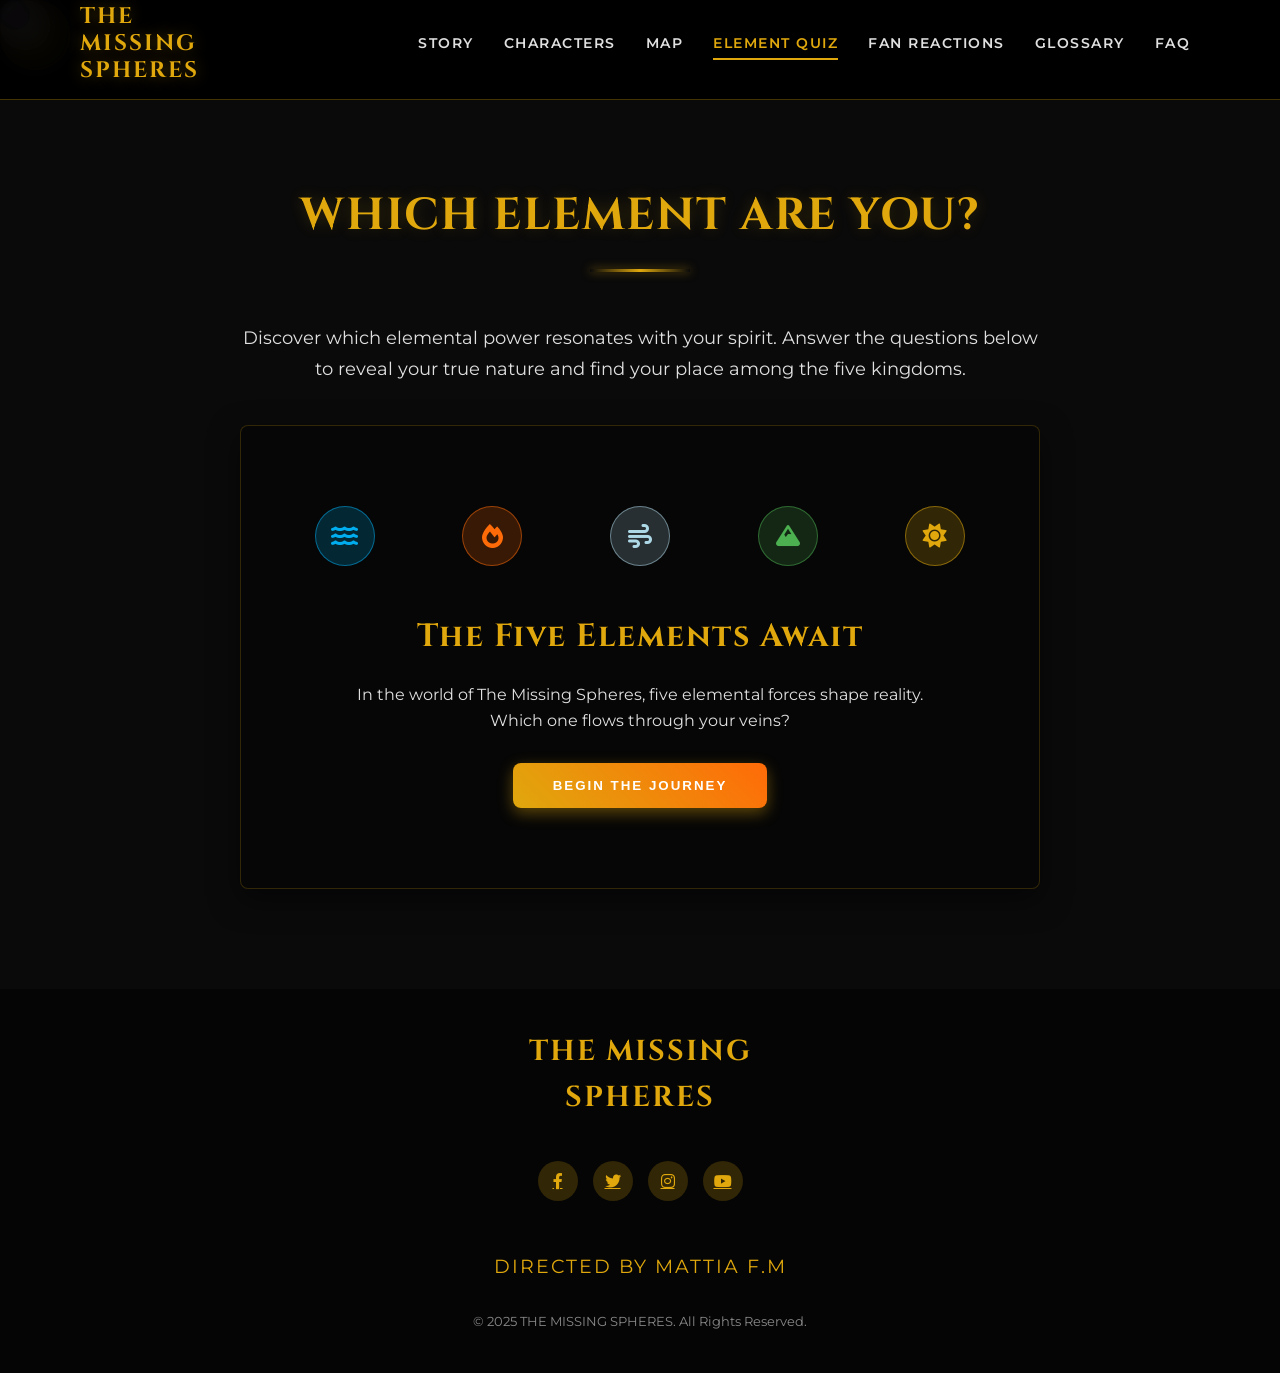
<file: features/quiz.html>
<!DOCTYPE html>
<html lang="en">
<head>
    <meta charset="UTF-8">
    <meta name="viewport" content="width=device-width, initial-scale=1.0">
    <title>Element Quiz - THE MISSING SPHERES</title>
    <link rel="preconnect" href="https://fonts.googleapis.com">
    <link rel="preconnect" href="https://fonts.gstatic.com" crossorigin>
    <link href="https://fonts.googleapis.com/css2?family=Cinzel:wght@400;700;900&family=Montserrat:wght@300;400;600&display=swap" rel="stylesheet">
    <link rel="stylesheet" href="https://cdnjs.cloudflare.com/ajax/libs/font-awesome/6.0.0/css/all.min.css">
    <link rel="stylesheet" href="../styles.css">
    <link rel="stylesheet" href="features.css">
</head>
<body>
    <!-- Floating Spheres -->
    <div class="floating-spheres-container">
        <div class="floating-sphere" data-size="small" data-color="water"></div>
        <div class="floating-sphere" data-size="medium" data-color="fire"></div>
        <div class="floating-sphere" data-size="large" data-color="spirit"></div>
        <div class="floating-sphere" data-size="small" data-color="earth"></div>
        <div class="floating-sphere" data-size="medium" data-color="air"></div>
        <div class="floating-sphere" data-size="small" data-color="darkness"></div>
    </div>
    
    <!-- Preloader -->
    <div class="preloader" id="preloader">
        <div class="loader">
            <div class="sphere-loader"></div>
            <p>Loading Experience</p>
        </div>
    </div>

    <!-- Navigation -->
    <nav class="main-nav">
        <div class="container">
            <div class="nav-content">
                <a href="../index.html" class="logo">THE MISSING<br>SPHERES</a>
                <ul class="nav-links">
                    <li><a href="../index.html#story" class="nav-link">Story</a></li>
                    <li><a href="../index.html#characters" class="nav-link">Characters</a></li>
                    <li><a href="map.html" class="nav-link">Map</a></li>
                    <li><a href="quiz.html" class="nav-link active">Element Quiz</a></li>
                    <li><a href="../social-reactions.html" class="nav-link">Fan Reactions</a></li>
                    <li><a href="glossary.html" class="nav-link">Glossary</a></li>
                    <li><a href="faq.html" class="nav-link">FAQ</a></li>
                </ul>
                <div class="nav-toggle">
                    <span></span>
                    <span></span>
                    <span></span>
                </div>
            </div>
        </div>
    </nav>
    
    <!-- Quiz Section -->
    <section class="quiz-section" id="quiz">
        <div class="container">
            <h2 class="section-title reveal">WHICH ELEMENT ARE YOU?</h2>
            <p class="section-intro reveal">Discover which elemental power resonates with your spirit. Answer the questions below to reveal your true nature and find your place among the five kingdoms.</p>
            
            <div class="quiz-container reveal">
                <!-- Start Screen -->
                <div id="quiz-start" class="quiz-screen active">
                    <div class="quiz-start-content">
                        <div class="element-icons">
                            <div class="element-icon water"><i class="fas fa-water"></i></div>
                            <div class="element-icon fire"><i class="fas fa-fire"></i></div>
                            <div class="element-icon air"><i class="fas fa-wind"></i></div>
                            <div class="element-icon earth"><i class="fas fa-mountain"></i></div>
                            <div class="element-icon spirit"><i class="fas fa-sun"></i></div>
                        </div>
                        <h3>The Five Elements Await</h3>
                        <p>In the world of The Missing Spheres, five elemental forces shape reality. Which one flows through your veins?</p>
                        <button id="start-quiz-btn" class="btn">Begin the Journey</button>
                    </div>
                </div>
                
                <!-- Questions Screen -->
                <div id="quiz-questions" class="quiz-screen">
                    <div class="quiz-progress">
                        <div class="progress-bar">
                            <div class="progress" id="quiz-progress-bar"></div>
                        </div>
                        <div class="progress-text">Question <span id="current-question">1</span> of <span id="total-questions">7</span></div>
                    </div>
                    
                    <!-- Question 1 -->
                    <div class="question" data-question="1">
                        <h3>When faced with a difficult challenge, you typically:</h3>
                        <div class="answers">
                            <div class="answer" data-water="2" data-fire="0" data-air="0" data-earth="1" data-spirit="1">
                                <span class="answer-text">Adapt and flow around obstacles, finding the path of least resistance</span>
                            </div>
                            <div class="answer" data-water="0" data-fire="2" data-air="1" data-earth="0" data-spirit="0">
                                <span class="answer-text">Face it head-on with passion and determination</span>
                            </div>
                            <div class="answer" data-water="1" data-fire="0" data-air="2" data-earth="0" data-spirit="1">
                                <span class="answer-text">Step back to gain perspective and consider all possibilities</span>
                            </div>
                            <div class="answer" data-water="0" data-fire="1" data-air="0" data-earth="2" data-spirit="0">
                                <span class="answer-text">Remain steady and patient, working methodically toward a solution</span>
                            </div>
                            <div class="answer" data-water="1" data-fire="1" data-air="1" data-earth="1" data-spirit="2">
                                <span class="answer-text">Seek harmony and balance, considering how all elements of the problem connect</span>
                            </div>
                        </div>
                    </div>
                    
                    <!-- Question 2 -->
                    <div class="question" data-question="2">
                        <h3>Your friends would describe you as:</h3>
                        <div class="answers">
                            <div class="answer" data-water="2" data-fire="0" data-air="1" data-earth="0" data-spirit="1">
                                <span class="answer-text">Empathetic and intuitive, always in tune with others' emotions</span>
                            </div>
                            <div class="answer" data-water="0" data-fire="2" data-air="0" data-earth="1" data-spirit="0">
                                <span class="answer-text">Passionate and energetic, the spark that ignites action</span>
                            </div>
                            <div class="answer" data-water="1" data-fire="0" data-air="2" data-earth="0" data-spirit="1">
                                <span class="answer-text">Free-spirited and intellectual, always bringing fresh ideas</span>
                            </div>
                            <div class="answer" data-water="0" data-fire="1" data-air="0" data-earth="2" data-spirit="0">
                                <span class="answer-text">Reliable and grounded, the rock others lean on</span>
                            </div>
                            <div class="answer" data-water="1" data-fire="1" data-air="1" data-earth="1" data-spirit="2">
                                <span class="answer-text">Wise and balanced, able to see connections others miss</span>
                            </div>
                        </div>
                    </div>
                    
                    <!-- Question 3 -->
                    <div class="question" data-question="3">
                        <h3>In your ideal home, you would prioritize:</h3>
                        <div class="answers">
                            <div class="answer" data-water="2" data-fire="0" data-air="0" data-earth="1" data-spirit="0">
                                <span class="answer-text">A waterfront view with flowing, curved architecture</span>
                            </div>
                            <div class="answer" data-water="0" data-fire="2" data-air="0" data-earth="0" data-spirit="1">
                                <span class="answer-text">Warm colors, open spaces, and a central fireplace</span>
                            </div>
                            <div class="answer" data-water="0" data-fire="0" data-air="2" data-earth="0" data-spirit="1">
                                <span class="answer-text">High ceilings, lots of windows, and open balconies</span>
                            </div>
                            <div class="answer" data-water="1" data-fire="0" data-air="0" data-earth="2" data-spirit="0">
                                <span class="answer-text">Natural materials, sturdy construction, and a garden</span>
                            </div>
                            <div class="answer" data-water="1" data-fire="1" data-air="1" data-earth="1" data-spirit="2">
                                <span class="answer-text">A harmonious blend of all elements, balanced and peaceful</span>
                            </div>
                        </div>
                    </div>
                    
                    <!-- Question 4 -->
                    <div class="question" data-question="4">
                        <h3>When making important decisions, you trust:</h3>
                        <div class="answers">
                            <div class="answer" data-water="2" data-fire="0" data-air="0" data-earth="0" data-spirit="1">
                                <span class="answer-text">Your emotions and intuition</span>
                            </div>
                            <div class="answer" data-water="0" data-fire="2" data-air="0" data-earth="0" data-spirit="0">
                                <span class="answer-text">Your passion and instincts</span>
                            </div>
                            <div class="answer" data-water="0" data-fire="0" data-air="2" data-earth="0" data-spirit="1">
                                <span class="answer-text">Your intellect and analysis</span>
                            </div>
                            <div class="answer" data-water="0" data-fire="0" data-air="0" data-earth="2" data-spirit="1">
                                <span class="answer-text">Your experience and practical wisdom</span>
                            </div>
                            <div class="answer" data-water="1" data-fire="1" data-air="1" data-earth="1" data-spirit="2">
                                <span class="answer-text">A balance of all these aspects, seeing the whole picture</span>
                            </div>
                        </div>
                    </div>
                    
                    <!-- Question 5 -->
                    <div class="question" data-question="5">
                        <h3>Your greatest strength is:</h3>
                        <div class="answers">
                            <div class="answer" data-water="2" data-fire="0" data-air="1" data-earth="0" data-spirit="0">
                                <span class="answer-text">Adaptability and emotional intelligence</span>
                            </div>
                            <div class="answer" data-water="0" data-fire="2" data-air="0" data-earth="0" data-spirit="1">
                                <span class="answer-text">Courage and transformative energy</span>
                            </div>
                            <div class="answer" data-water="0" data-fire="0" data-air="2" data-earth="0" data-spirit="1">
                                <span class="answer-text">Creativity and freedom of thought</span>
                            </div>
                            <div class="answer" data-water="0" data-fire="0" data-air="0" data-earth="2" data-spirit="1">
                                <span class="answer-text">Reliability and enduring strength</span>
                            </div>
                            <div class="answer" data-water="1" data-fire="1" data-air="1" data-earth="1" data-spirit="2">
                                <span class="answer-text">Harmony and the ability to unite different perspectives</span>
                            </div>
                        </div>
                    </div>
                    
                    <!-- Question 6 -->
                    <div class="question" data-question="6">
                        <h3>In a group project, you naturally take on the role of:</h3>
                        <div class="answers">
                            <div class="answer" data-water="2" data-fire="0" data-air="0" data-earth="1" data-spirit="1">
                                <span class="answer-text">The mediator who ensures everyone's voice is heard</span>
                            </div>
                            <div class="answer" data-water="0" data-fire="2" data-air="1" data-earth="0" data-spirit="0">
                                <span class="answer-text">The motivator who inspires action and progress</span>
                            </div>
                            <div class="answer" data-water="0" data-fire="1" data-air="2" data-earth="0" data-spirit="0">
                                <span class="answer-text">The innovator who generates ideas and possibilities</span>
                            </div>
                            <div class="answer" data-water="1" data-fire="0" data-air="0" data-earth="2" data-spirit="0">
                                <span class="answer-text">The organizer who ensures stability and completion</span>
                            </div>
                            <div class="answer" data-water="1" data-fire="1" data-air="1" data-earth="1" data-spirit="2">
                                <span class="answer-text">The visionary who sees how all parts connect to the whole</span>
                            </div>
                        </div>
                    </div>
                    
                    <!-- Question 7 -->
                    <div class="question" data-question="7">
                        <h3>When you're feeling most alive and in your element, you are:</h3>
                        <div class="answers">
                            <div class="answer" data-water="2" data-fire="0" data-air="0" data-earth="0" data-spirit="1">
                                <span class="answer-text">Near water, whether it's the ocean, a lake, or even rain</span>
                            </div>
                            <div class="answer" data-water="0" data-fire="2" data-air="0" data-earth="0" data-spirit="1">
                                <span class="answer-text">In the midst of action, energy, and excitement</span>
                            </div>
                            <div class="answer" data-water="0" data-fire="0" data-air="2" data-earth="0" data-spirit="1">
                                <span class="answer-text">In open spaces with fresh air and a sense of freedom</span>
                            </div>
                            <div class="answer" data-water="0" data-fire="0" data-air="0" data-earth="2" data-spirit="1">
                                <span class="answer-text">In nature, connected to the land and its rhythms</span>
                            </div>
                            <div class="answer" data-water="1" data-fire="1" data-air="1" data-earth="1" data-spirit="2">
                                <span class="answer-text">In moments of perfect balance, when everything feels connected</span>
                            </div>
                        </div>
                    </div>
                </div>
                
                <!-- Results Screen -->
                <div id="quiz-results" class="quiz-screen">
                    <div class="results-content">
                        <div class="result-header">
                            <h3>Your Element Is:</h3>
                        <div class="result-element">
                            <div id="result-icon"><i class="fas fa-wind"></i></div>
                            <div id="result-name">AIR</div>
                        </div>
                        </div>
                        
                        <div class="result-description">
                            <p id="result-text"></p>
                        </div>
                        
                        <div class="result-character">
                            <h4>Your Character Match:</h4>
                            <div id="character-match"></div>
                            <p id="character-description"></p>
                        </div>
                        
                        <div class="result-chart">
                            <h4>Your Elemental Balance:</h4>
                            <div class="chart-container">
                                <div class="chart-bar water">
                                    <div class="chart-fill"></div>
                                    <div class="chart-label">Water</div>
                                </div>
                                <div class="chart-bar fire">
                                    <div class="chart-fill"></div>
                                    <div class="chart-label">Fire</div>
                                </div>
                                <div class="chart-bar air">
                                    <div class="chart-fill"></div>
                                    <div class="chart-label">Air</div>
                                </div>
                                <div class="chart-bar earth">
                                    <div class="chart-fill"></div>
                                    <div class="chart-label">Earth</div>
                                </div>
                                <div class="chart-bar spirit">
                                    <div class="chart-fill"></div>
                                    <div class="chart-label">Spirit</div>
                                </div>
                            </div>
                        </div>
                        
                        <div class="result-actions">
                            <button id="share-result" class="btn">Share Your Result</button>
                            <button id="retake-quiz" class="btn btn-secondary">Retake Quiz</button>
                        </div>
                    </div>
                </div>
                
                <!-- Share Modal -->
                <div id="share-modal" class="modal">
                    <div class="modal-content">
                        <span class="close-modal">&times;</span>
                        <h3>Share Your Element</h3>
                        <p>I discovered my element in The Missing Spheres universe!</p>
                        <div class="share-image">
                            <div id="share-result-name"></div>
                            <div id="share-result-icon"></div>
                        </div>
                        <div class="share-buttons">
                            <a href="#" class="share-btn facebook"><i class="fab fa-facebook-f"></i> Facebook</a>
                            <a href="#" class="share-btn twitter"><i class="fab fa-twitter"></i> Twitter</a>
                            <a href="#" class="share-btn instagram"><i class="fab fa-instagram"></i> Instagram</a>
                        </div>
                        <div class="share-link">
                            <input type="text" id="share-url" readonly>
                            <button id="copy-link" class="btn-small">Copy</button>
                        </div>
                    </div>
                </div>
            </div>
        </div>
    </section>

    <!-- Footer -->
    <footer>
        <div class="container">
            <div class="footer-content">
                <div class="footer-logo">THE MISSING<br>SPHERES</div>
                <div class="social-links">
                    <a href="#" class="social-link"><i class="fab fa-facebook-f"></i></a>
                    <a href="#" class="social-link"><i class="fab fa-twitter"></i></a>
                    <a href="#" class="social-link"><i class="fab fa-instagram"></i></a>
                    <a href="#" class="social-link"><i class="fab fa-youtube"></i></a>
                </div>
                <p class="directed-by">DIRECTED BY MATTIA F.M</p>
                <p class="copyright">&copy; 2025 THE MISSING SPHERES. All Rights Reserved.</p>
            </div>
        </div>
    </footer>

    <!-- Back to Top Button -->
    <a href="#" class="back-to-top">
        <i class="fas fa-arrow-up"></i>
    </a>

    <script>
        document.addEventListener('DOMContentLoaded', function() {
            // Quiz Variables
            const startScreen = document.getElementById('quiz-start');
            const questionsScreen = document.getElementById('quiz-questions');
            const resultsScreen = document.getElementById('quiz-results');
            const startButton = document.getElementById('start-quiz-btn');
            const questions = document.querySelectorAll('.question');
            const progressBar = document.getElementById('quiz-progress-bar');
            const currentQuestionSpan = document.getElementById('current-question');
            const totalQuestionsSpan = document.getElementById('total-questions');
            const shareButton = document.getElementById('share-result');
            const retakeButton = document.getElementById('retake-quiz');
            const shareModal = document.getElementById('share-modal');
            const closeModal = document.querySelector('.close-modal');
            const copyLinkButton = document.getElementById('copy-link');
            const shareUrlInput = document.getElementById('share-url');
            
            // Set total questions
            totalQuestionsSpan.textContent = questions.length;
            
            // Element scores
            let scores = {
                water: 0,
                fire: 0,
                air: 0,
                earth: 0,
                spirit: 0
            };
            
            // Current question index
            let currentQuestion = 0;
            
            // Element descriptions
            const elementDescriptions = {
                water: {
                    name: "WATER",
                    icon: '<i class="fas fa-water"></i>',
                    description: "You are adaptable and intuitive, flowing around obstacles with grace. Like water, you have depth that others may not see at first glance. Your emotional intelligence allows you to connect deeply with others, understanding their feelings and motivations. You're at your best when helping others navigate emotional currents and when finding creative solutions to complex problems.",
                    character: "LYRA",
                    characterDescription: "Like Lyra, the fierce water wielder, you have an innate understanding of emotional currents and the ability to adapt to changing circumstances. Your strength lies in your depth and intuition."
                },
                fire: {
                    name: "FIRE",
                    icon: '<i class="fas fa-fire"></i>',
                    description: "You are passionate and energetic, bringing warmth and transformation wherever you go. Like fire, you inspire others with your enthusiasm and drive. Your determination allows you to overcome obstacles that would stop others in their tracks. You're at your best when taking action, leading others, and transforming situations with your creative energy.",
                    character: "ZAYN",
                    characterDescription: "Like Zayn, the charismatic fire dancer, you possess a natural passion and energy that inspires those around you. Your determination and transformative power make you a natural leader."
                },
                air: {
                    name: "AIR",
                    icon: '<i class="fas fa-wind"></i>',
                    description: "You are intellectual and free-spirited, bringing fresh perspectives and ideas. Like air, you value freedom and the exchange of thoughts. Your quick mind allows you to see connections and possibilities that others miss. You're at your best when communicating ideas, exploring new concepts, and when you have the freedom to follow your curiosity.",
                    character: "NAMI",
                    characterDescription: "Like Nami, the disciplined wind monk, you combine intellectual agility with freedom of thought. Your ability to see the bigger picture and adapt quickly makes you invaluable in any team."
                },
                earth: {
                    name: "EARTH",
                    icon: '<i class="fas fa-mountain"></i>',
                    description: "You are reliable and grounded, providing stability and practical wisdom. Like earth, you build foundations that last and nurture growth in others. Your patience and persistence allow you to accomplish goals that require long-term commitment. You're at your best when creating structure, maintaining traditions, and providing support that others can depend on.",
                    character: "GORRAN",
                    characterDescription: "Like Gorran, the wise earth guardian, you embody stability and enduring strength. Your practical wisdom and reliability make you the foundation that others build upon."
                },
                spirit: {
                    name: "SPIRIT",
                    icon: '<i class="fas fa-sun"></i>',
                    description: "You are balanced and insightful, seeing the connections between all things. Like spirit, you bring harmony and unity to diverse elements. Your wisdom allows you to understand complex situations from multiple perspectives. You're at your best when bringing people together, mediating conflicts, and helping others see the bigger picture of their interconnectedness.",
                    character: "KAEL",
                    characterDescription: "Like Kael, the hero with connections to all elements, you naturally see how different forces can work together. Your ability to unite diverse perspectives makes you a natural mediator and visionary."
                }
            };
            
            // Start Quiz
            startButton.addEventListener('click', function() {
                startScreen.classList.remove('active');
                questionsScreen.classList.add('active');
                showQuestion(0);
            });
            
            // Show a specific question
            function showQuestion(index) {
                // Hide all questions
                questions.forEach(q => q.style.display = 'none');
                
                // Show current question
                questions[index].style.display = 'block';
                
                // Update progress
                currentQuestionSpan.textContent = index + 1;
                progressBar.style.width = `${((index + 1) / questions.length) * 100}%`;
            }
            
            // Handle answer selection
            document.querySelectorAll('.answer').forEach(answer => {
                answer.addEventListener('click', function() {
                    // Add selected class
                    const currentAnswers = this.closest('.answers').querySelectorAll('.answer');
                    currentAnswers.forEach(a => a.classList.remove('selected'));
                    this.classList.add('selected');
                    
                    // Update scores
                    scores.water += parseInt(this.getAttribute('data-water') || 0);
                    scores.fire += parseInt(this.getAttribute('data-fire') || 0);
                    scores.air += parseInt(this.getAttribute('data-air') || 0);
                    scores.earth += parseInt(this.getAttribute('data-earth') || 0);
                    scores.spirit += parseInt(this.getAttribute('data-spirit') || 0);
                    
                    // Move to next question or show results
                    currentQuestion++;
                    
                    if (currentQuestion < questions.length) {
                        showQuestion(currentQuestion);
                    } else {
                        showResults();
                    }
                });
            });
            
            // Show quiz results
            function showResults() {
                // Hide questions screen
                questionsScreen.classList.remove('active');
                
                // Determine dominant element
                let dominantElement = 'water';
                let maxScore = scores.water;
                
                for (const element in scores) {
                    if (scores[element] > maxScore) {
                        maxScore = scores[element];
                        dominantElement = element;
                    }
                }
                
                // Set result content
                document.getElementById('result-icon').innerHTML = elementDescriptions[dominantElement].icon;
                document.getElementById('result-name').textContent = elementDescriptions[dominantElement].name;
                document.getElementById('result-text').textContent = elementDescriptions[dominantElement].description;
                document.getElementById('character-match').textContent = elementDescriptions[dominantElement].character;
                document.getElementById('character-description').textContent = elementDescriptions[dominantElement].characterDescription;
                
                // Set share content
                document.getElementById('share-result-icon').innerHTML = elementDescriptions[dominantElement].icon;
                document.getElementById('share-result-name').textContent = elementDescriptions[dominantElement].name;
                
                // Set chart values
                const totalScore = scores.water + scores.fire + scores.air + scores.earth + scores.spirit;
                document.querySelector('.chart-bar.water .chart-fill').style.height = `${(scores.water / totalScore) * 100}%`;
                document.querySelector('.chart-bar.fire .chart-fill').style.height = `${(scores.fire / totalScore) * 100}%`;
                document.querySelector('.chart-bar.air .chart-fill').style.height = `${(scores.air / totalScore) * 100}%`;
                document.querySelector('.chart-bar.earth .chart-fill').style.height = `${(scores.earth / totalScore) * 100}%`;
                document.querySelector('.chart-bar.spirit .chart-fill').style.height = `${(scores.spirit / totalScore) * 100}%`;
                
                // Show results screen
                resultsScreen.classList.add('active');
                
                // Set share URL
                shareUrlInput.value = `${window.location.origin}${window.location.pathname}?element=${dominantElement}`;
            }
            
            // Share result
            shareButton.addEventListener('click', function() {
                shareModal.classList.add('active');
            });
            
            // Close modal
            closeModal.addEventListener('click', function() {
                shareModal.classList.remove('active');
            });
            
            // Click outside modal to close
            window.addEventListener('click', function(e) {
                if (e.target === shareModal) {
                    shareModal.classList.remove('active');
                }
            });
            
            // Copy share link
            copyLinkButton.addEventListener('click', function() {
                shareUrlInput.select();
                document.execCommand('copy');
                this.textContent = 'Copied!';
                setTimeout(() => {
                    this.textContent = 'Copy';
                }, 2000);
            });
            
            // Retake quiz
            retakeButton.addEventListener('click', function() {
                // Reset scores
                scores = {
                    water: 0,
                    fire: 0,
                    air: 0,
                    earth: 0,
                    spirit: 0
                };
                
                // Reset current question
                currentQuestion = 0;
                
                // Reset selected answers
                document.querySelectorAll('.answer').forEach(a => a.classList.remove('selected'));
                
                // Hide results screen
                resultsScreen.classList.remove('active');
                
                // Show start screen
                startScreen.classList.add('active');
            });
            
            // Check for result in URL
            const urlParams = new URLSearchParams(window.location.search);
            const elementParam = urlParams.get('element');
            
            if (elementParam && elementDescriptions[elementParam]) {
                // Set dominant element from URL
                const dominantElement = elementParam;
                
                // Skip to results
                startScreen.classList.remove('active');
                
                // Set result content
                document.getElementById('result-icon').innerHTML = elementDescriptions[dominantElement].icon;
                document.getElementById('result-name').textContent = elementDescriptions[dominantElement].name;
                document.getElementById('result-text').textContent = elementDescriptions[dominantElement].description;
                document.getElementById('character-match').textContent = elementDescriptions[dominantElement].character;
                document.getElementById('character-description').textContent = elementDescriptions[dominantElement].characterDescription;
                
                // Set share content
                document.getElementById('share-result-icon').innerHTML = elementDescriptions[dominantElement].icon;
                document.getElementById('share-result-name').textContent = elementDescriptions[dominantElement].name;
                
                // Show results screen
                resultsScreen.classList.add('active');
            }
            
            // Mobile Navigation Toggle
            const navToggle = document.querySelector('.nav-toggle');
            const navLinks = document.querySelector('.nav-links');
            
            navToggle.addEventListener('click', function() {
                navLinks.classList.toggle('active');
                navToggle.classList.toggle('active');
            });
            
            // Hide preloader
            setTimeout(function() {
                document.getElementById('preloader').style.display = 'none';
            }, 1000);
            
            // Reveal Elements on Scroll
            const revealElements = document.querySelectorAll('.reveal');
            
            function checkReveal() {
                for (let i = 0; i < revealElements.length; i++) {
                    const windowHeight = window.innerHeight;
                    const elementTop = revealElements[i].getBoundingClientRect().top;
                    const elementVisible = 150;
                    
                    if (elementTop < windowHeight - elementVisible) {
                        revealElements[i].classList.add('active');
                    }
                }
            }
            
            window.addEventListener('scroll', checkReveal);
            checkReveal(); // Check on load
        });
    </script>
</file>
<file: styles.css>
/* Global Styles */
* {
    margin: 0;
    padding: 0;
    box-sizing: border-box;
}

/* Floating Spheres */
.floating-spheres-container {
    position: fixed;
    top: 0;
    left: 0;
    width: 100%;
    height: 100%;
    pointer-events: none;
    z-index: 2;
    overflow: hidden;
}

.floating-sphere {
    position: absolute;
    border-radius: 50%;
    opacity: 0.6;
    box-shadow: 0 0 20px rgba(255, 255, 255, 0.3);
    transition: transform 0.5s ease-out;
    pointer-events: none;
    animation: float 15s ease-in-out infinite alternate;
}

@keyframes float {
    0% { transform: translate(0, 0) rotate(0deg); }
    25% { transform: translate(10px, 15px) rotate(5deg); }
    50% { transform: translate(-5px, 10px) rotate(-5deg); }
    75% { transform: translate(-15px, -10px) rotate(3deg); }
    100% { transform: translate(10px, -15px) rotate(-3deg); }
}

.floating-sphere::before {
    content: '';
    position: absolute;
    top: 0;
    left: 0;
    width: 100%;
    height: 100%;
    border-radius: 50%;
    background: radial-gradient(circle at 30% 30%, rgba(255, 255, 255, 0.3), transparent 70%);
}

.floating-sphere[data-size="small"] {
    width: 30px;
    height: 30px;
}

.floating-sphere[data-size="medium"] {
    width: 50px;
    height: 50px;
}

.floating-sphere[data-size="large"] {
    width: 70px;
    height: 70px;
}

.floating-sphere[data-color="water"] {
    background: radial-gradient(circle at center, var(--water-color), rgba(0, 174, 239, 0.2));
    border: 1px solid rgba(0, 174, 239, 0.5);
}

.floating-sphere[data-color="fire"] {
    background: radial-gradient(circle at center, var(--fire-color), rgba(255, 107, 8, 0.2));
    border: 1px solid rgba(255, 107, 8, 0.5);
}

.floating-sphere[data-color="air"] {
    background: radial-gradient(circle at center, var(--air-color), rgba(173, 216, 230, 0.2));
    border: 1px solid rgba(173, 216, 230, 0.5);
}

.floating-sphere[data-color="earth"] {
    background: radial-gradient(circle at center, var(--earth-color), rgba(76, 175, 80, 0.2));
    border: 1px solid rgba(76, 175, 80, 0.5);
}

.floating-sphere[data-color="spirit"] {
    background: radial-gradient(circle at center, var(--spirit-color), rgba(224, 168, 13, 0.2));
    border: 1px solid rgba(224, 168, 13, 0.5);
}

.floating-sphere[data-color="darkness"] {
    background: radial-gradient(circle at center, var(--darkness-color), rgba(156, 39, 176, 0.2));
    border: 1px solid rgba(156, 39, 176, 0.5);
}

:root {
    --primary-color: #e0a80d;
    --secondary-color: #ff6b08;
    --water-color: #00aeef;
    --fire-color: #ff6b08;
    --air-color: #add8e6;
    --earth-color: #4caf50;
    --spirit-color: #e0a80d;
    --darkness-color: #9c27b0;
    --bg-dark: #0a0a0a;
    --bg-darker: #050505;
    --bg-lighter: #0f0f0f;
    --text-light: #e0e0e0;
    --text-dark: #333333;
    --transition-speed: 0.3s;
    --border-radius: 8px;
    --box-shadow: 0 10px 30px rgba(0, 0, 0, 0.5);
    --glow-shadow: 0 0 20px rgba(224, 168, 13, 0.3);
}

html {
    scroll-behavior: smooth;
}

body {
    font-family: 'Montserrat', sans-serif;
    background-color: var(--bg-dark);
    color: var(--text-light);
    line-height: 1.6;
    overflow-x: hidden;
    background-image: radial-gradient(circle at 50% 50%, rgba(20, 20, 20, 0.8), var(--bg-dark) 70%);
}

.container {
    max-width: 1200px;
    margin: 0 auto;
    padding: 0 30px;
    position: relative;
    z-index: 1;
}

h1, h2, h3 {
    font-family: 'Cinzel', serif;
    font-weight: 700;
    letter-spacing: 1.5px;
}

.section-title {
    font-size: 2.8rem;
    text-align: center;
    margin-bottom: 50px;
    color: var(--primary-color);
    position: relative;
    padding-bottom: 20px;
    text-shadow: 0 0 15px rgba(224, 168, 13, 0.2);
}

.section-title::after {
    content: '';
    position: absolute;
    bottom: 0;
    left: 50%;
    transform: translateX(-50%);
    width: 100px;
    height: 3px;
    background: linear-gradient(90deg, transparent, var(--primary-color), transparent);
    box-shadow: 0 0 10px rgba(224, 168, 13, 0.5);
}

section {
    padding: 120px 0 100px 0;
    position: relative;
    margin-top: 60px;
}

/* Preloader */
.preloader {
    position: fixed;
    top: 0;
    left: 0;
    width: 100%;
    height: 100%;
    background-color: var(--bg-darker);
    display: flex;
    justify-content: center;
    align-items: center;
    z-index: 9999;
}

.loader {
    text-align: center;
}

.sphere-loader {
    width: 80px;
    height: 80px;
    border-radius: 50%;
    margin: 0 auto 20px;
    background: linear-gradient(45deg, var(--water-color), var(--fire-color), var(--air-color), var(--earth-color), var(--spirit-color));
    animation: rotate 2s linear infinite, pulse 1.5s ease-in-out infinite alternate;
    position: relative;
    box-shadow: 0 0 30px rgba(224, 168, 13, 0.5);
}

.sphere-loader::before {
    content: '';
    position: absolute;
    top: 5px;
    left: 5px;
    right: 5px;
    bottom: 5px;
    background-color: rgba(0, 0, 0, 0.8);
    border-radius: 50%;
    z-index: 1;
}

.sphere-loader::after {
    content: '';
    position: absolute;
    top: 0;
    left: 0;
    width: 100%;
    height: 100%;
    border-radius: 50%;
    background: linear-gradient(45deg, transparent, rgba(255, 255, 255, 0.2), transparent);
    animation: shine 2s linear infinite;
}

@keyframes rotate {
    0% { transform: rotate(0deg); }
    100% { transform: rotate(360deg); }
}

@keyframes pulse {
    0% { transform: scale(0.9); }
    100% { transform: scale(1.1); }
}

@keyframes shine {
    0% { transform: rotate(0deg); }
    100% { transform: rotate(360deg); }
}

.loader p {
    font-size: 1.2rem;
    letter-spacing: 2px;
    animation: fadeInOut 1.5s ease-in-out infinite alternate;
}

@keyframes fadeInOut {
    0% { opacity: 0.5; }
    100% { opacity: 1; }
}

/* Navigation */
.main-nav {
    position: fixed;
    top: 0;
    left: 0;
    width: 100%;
    padding: 30px 0;
    z-index: 1000;
    transition: all 0.3s cubic-bezier(0.25, 0.1, 0.25, 1);
    background-color: rgba(0, 0, 0, 0.95);
    border-bottom: 1px solid rgba(224, 168, 13, 0.3);
    height: 100px;
}

.main-nav.sticky {
    background-color: rgba(0, 0, 0, 0.95);
    backdrop-filter: blur(15px);
    -webkit-backdrop-filter: blur(15px);
    padding: 10px 0;
    box-shadow: 0 5px 25px rgba(0, 0, 0, 0.7);
    border-bottom: 1px solid rgba(224, 168, 13, 0.3);
}

.nav-content {
    display: flex;
    justify-content: flex-end;
    align-items: center;
    max-width: 1400px;
    margin: 0 auto;
    padding: 0 20px;
    position: relative;
    height: 100%;
}

.logo {
    font-family: 'Cinzel', serif;
    font-weight: 700;
    color: var(--primary-color);
    text-shadow: 0 0 15px rgba(224, 168, 13, 0.4);
    text-decoration: none;
    text-transform: uppercase;
    transition: all 0.3s ease;
    position: absolute;
    left: 10px;
    top: 50%;
    transform: translateY(-50%);
    margin-right: 0;
    letter-spacing: 2px;
    line-height: 1.2;
    font-size: 1.4rem;
    z-index: 1002;
    white-space: normal;
    text-align: left;
    width: 160px;
}

.logo:hover {
    text-shadow: 0 0 20px rgba(224, 168, 13, 0.6);
    transform: scale(1.02);
}

.nav-links {
    display: flex;
    list-style: none;
    gap: 30px;
    margin: 0;
    padding: 0;
    margin-left: auto;
    height: 100%;
    align-items: center;
}

.nav-links li {
    margin: 0;
    padding: 0;
}

.nav-link {
    color: var(--text-light);
    text-decoration: none;
    font-size: 0.9rem;
    font-weight: 600;
    letter-spacing: 1.5px;
    text-transform: uppercase;
    transition: all 0.3s ease;
    position: relative;
    padding: 5px 0;
}

.nav-link::after {
    content: '';
    position: absolute;
    bottom: -3px;
    left: 0;
    width: 0;
    height: 2px;
    background-color: var(--primary-color);
    transition: width 0.3s cubic-bezier(0.25, 0.1, 0.25, 1);
}

.nav-link:hover, .nav-link.active {
    color: var(--primary-color);
}

.nav-link:hover::after, .nav-link.active::after {
    width: 100%;
}

.nav-toggle {
    display: none;
    flex-direction: column;
    justify-content: space-between;
    width: 30px;
    height: 21px;
    cursor: pointer;
}

.nav-toggle span {
    display: block;
    width: 100%;
    height: 3px;
    background-color: var(--text-light);
    transition: all 0.3s ease;
}

.nav-toggle.active span:nth-child(1) {
    transform: translateY(9px) rotate(45deg);
}

.nav-toggle.active span:nth-child(2) {
    opacity: 0;
}

.nav-toggle.active span:nth-child(3) {
    transform: translateY(-9px) rotate(-45deg);
}

/* Hero Section */
.hero {
    height: 100vh;
    position: relative;
    display: flex;
    align-items: center;
    justify-content: center;
    text-align: center;
    overflow: hidden;
    padding-top: 80px;
}

.hero-bg {
    position: absolute;
    top: 0;
    left: 0;
    width: 100%;
    height: 100%;
    background-size: cover;
    background-position: center;
    z-index: -1;
}

.hero-bg::before {
    content: '';
    position: absolute;
    top: 0;
    left: 0;
    width: 100%;
    height: 100%;
    background: linear-gradient(rgba(0, 0, 0, 0.5), rgba(0, 0, 0, 0.8));
}

.hero-content {
    position: relative;
    z-index: 1;
    max-width: 800px;
    padding: 0 20px;
}

.main-title {
    font-size: 5rem;
    font-weight: 900;
    margin-bottom: 20px;
    color: #ffffff;
    text-shadow: 0 0 15px rgba(224, 168, 13, 0.5);
    letter-spacing: 5px;
    line-height: 1.2;
    animation: fadeInDown 1.5s ease-out;
}

@keyframes fadeInDown {
    from {
        opacity: 0;
        transform: translateY(-50px);
    }
    to {
        opacity: 1;
        transform: translateY(0);
    }
}

.tagline {
    font-size: 1.5rem;
    margin-bottom: 40px;
    font-weight: 300;
    letter-spacing: 2px;
    animation: fadeIn 1.5s ease-out 0.5s forwards;
    opacity: 0;
}

@keyframes fadeIn {
    from { opacity: 0; }
    to { opacity: 1; }
}

/* Countdown Timer */
.countdown-timer {
    display: flex;
    justify-content: center;
    margin-bottom: 40px;
    animation: fadeIn 1.5s ease-out 1s forwards;
    opacity: 0;
}

.countdown-item {
    margin: 0 10px;
    text-align: center;
    min-width: 80px;
}

.countdown-number {
    display: block;
    font-size: 2.5rem;
    font-weight: 700;
    color: var(--primary-color);
    text-shadow: 0 0 10px rgba(224, 168, 13, 0.3);
    margin-bottom: 5px;
}

.countdown-label {
    font-size: 0.8rem;
    text-transform: uppercase;
    letter-spacing: 1px;
}

/* CTA Buttons */
.cta-buttons {
    display: flex;
    justify-content: center;
    gap: 20px;
    animation: fadeIn 1.5s ease-out 1.5s forwards;
    opacity: 0;
}

.btn {
    display: inline-block;
    padding: 15px 40px;
    background: linear-gradient(45deg, var(--primary-color), var(--secondary-color));
    color: #fff;
    text-decoration: none;
    font-weight: 600;
    border-radius: var(--border-radius);
    text-transform: uppercase;
    letter-spacing: 2px;
    transition: all 0.4s cubic-bezier(0.175, 0.885, 0.32, 1.275);
    border: none;
    cursor: pointer;
    box-shadow: 0 5px 15px rgba(224, 168, 13, 0.4);
    position: relative;
    overflow: hidden;
    backdrop-filter: blur(5px);
}

.btn:hover {
    transform: translateY(-5px) scale(1.03);
    box-shadow: 0 10px 25px rgba(224, 168, 13, 0.6);
}

.btn::before {
    content: '';
    position: absolute;
    top: 0;
    left: -100%;
    width: 100%;
    height: 100%;
    background: linear-gradient(90deg, transparent, rgba(255, 255, 255, 0.2), transparent);
    transition: 0.5s;
}

.btn:hover::before {
    left: 100%;
}

.btn-secondary {
    background: transparent;
    border: 2px solid var(--primary-color);
    color: var(--primary-color);
    box-shadow: none;
}

.btn-secondary:hover {
    background: rgba(224, 168, 13, 0.1);
    box-shadow: 0 5px 15px rgba(224, 168, 13, 0.2);
}

/* Pulse Animation */
.pulse {
    animation: pulse 2s infinite;
}

@keyframes pulse {
    0% {
        box-shadow: 0 0 0 0 rgba(224, 168, 13, 0.7);
    }
    70% {
        box-shadow: 0 0 0 15px rgba(224, 168, 13, 0);
    }
    100% {
        box-shadow: 0 0 0 0 rgba(224, 168, 13, 0);
    }
}

/* Scroll Indicator */
.scroll-indicator {
    position: absolute;
    bottom: 30px;
    left: 0;
    right: 0;
    margin: 0 auto;
    width: 100%;
    text-align: center;
    animation: fadeIn 1.5s ease-out 2s forwards, bounce 2s ease infinite;
    opacity: 0;
}

.scroll-indicator p {
    font-size: 0.9rem;
    margin-bottom: 10px;
    letter-spacing: 1px;
    display: block;
    width: 100%;
    text-align: center;
}

.scroll-arrow {
    font-size: 1.5rem;
    color: var(--primary-color);
    display: block;
    margin: 0 auto;
    width: 30px;
    text-align: center;
}

@keyframes bounce {
    0%, 20%, 50%, 80%, 100% {
        transform: translateY(0);
    }
    40% {
        transform: translateY(-10px);
    }
    60% {
        transform: translateY(-5px);
    }
}

/* Synopsis Section */
.synopsis {
    background-color: var(--bg-lighter);
    position: relative;
    overflow: hidden;
}

.synopsis::before {
    content: '';
    position: absolute;
    top: 0;
    left: 0;
    width: 100%;
    height: 100%;
    background: url('3.png');
    background-size: cover;
    background-position: center;
    opacity: 0.05;
    filter: blur(8px);
}

.synopsis-content {
    position: relative;
    z-index: 1;
    max-width: 800px;
    margin: 0 auto;
    text-align: center;
}

.synopsis p {
    margin-bottom: 20px;
    font-size: 1.1rem;
    line-height: 1.8;
}

/* Characters Section */
.characters {
    background-color: var(--bg-dark);
    position: relative;
}

.character-grid {
    display: grid;
    grid-template-columns: repeat(auto-fit, minmax(250px, 1fr));
    gap: 30px;
    margin-bottom: 60px;
}

.character {
    background: linear-gradient(135deg, rgba(20, 20, 20, 0.8), rgba(10, 10, 10, 0.9));
    border-radius: var(--border-radius);
    overflow: hidden;
    transition: all 0.4s ease;
    position: relative;
    border: 1px solid rgba(224, 168, 13, 0.2);
    z-index: 1;
    height: 100%;
    transform-style: preserve-3d;
    perspective: 1000px;
}

.character:hover {
    transform: translateY(-10px) rotateX(5deg) rotateY(5deg);
    box-shadow: 0 15px 30px rgba(224, 168, 13, 0.3);
    border: 1px solid rgba(224, 168, 13, 0.4);
}

.character::before {
    content: '';
    position: absolute;
    top: 0;
    left: 0;
    width: 5px;
    height: 100%;
    background: linear-gradient(to bottom, var(--primary-color), transparent);
    z-index: 1;
}

.character-image {
    height: 200px;
    background-size: cover;
    background-position: top center;
    position: relative;
    overflow: hidden;
    transition: all 0.5s ease;
}

.character-image::before {
    content: '';
    position: absolute;
    top: 0;
    left: 0;
    width: 100%;
    height: 100%;
    background: linear-gradient(to bottom, transparent, rgba(0, 0, 0, 0.8));
}

.character:hover .character-image {
    transform: scale(1.05);
}

.character-info {
    padding: 20px;
    position: relative;
    z-index: 2;
}

.character h3 {
    font-size: 1.8rem;
    margin-bottom: 10px;
    color: #ffffff;
}

.character-element {
    color: var(--primary-color);
    font-weight: 600;
    margin-bottom: 15px;
    font-size: 0.9rem;
    text-transform: uppercase;
    letter-spacing: 1px;
}

.character-btn {
    display: inline-block;
    margin-top: 20px;
    padding: 10px 20px;
    background: rgba(224, 168, 13, 0.2);
    color: var(--primary-color);
    text-decoration: none;
    border-radius: 3px;
    font-size: 0.9rem;
    font-weight: 600;
    letter-spacing: 1px;
    transition: all 0.3s ease;
    border: 1px solid rgba(224, 168, 13, 0.3);
}

.character-btn:hover {
    background: rgba(224, 168, 13, 0.3);
    transform: translateY(-3px);
}

.villain-btn {
    background: rgba(156, 39, 176, 0.2);
    color: var(--darkness-color);
    border: 1px solid rgba(156, 39, 176, 0.3);
}

.villain-btn:hover {
    background: rgba(156, 39, 176, 0.3);
}

/* Element-specific styling */
.character[data-element="water"]::before {
    background: linear-gradient(to bottom, var(--water-color), transparent);
}

.character[data-element="fire"]::before {
    background: linear-gradient(to bottom, var(--fire-color), transparent);
}

.character[data-element="air"]::before {
    background: linear-gradient(to bottom, var(--air-color), transparent);
}

.character[data-element="earth"]::before {
    background: linear-gradient(to bottom, var(--earth-color), transparent);
}

.character[data-element="all"]::before {
    background: linear-gradient(to bottom, var(--spirit-color), transparent);
}

.character[data-element="darkness"]::before {
    background: linear-gradient(to bottom, var(--darkness-color), transparent);
}

.character[data-element="water"] .character-element {
    color: var(--water-color);
}

.character[data-element="fire"] .character-element {
    color: var(--fire-color);
}

.character[data-element="air"] .character-element {
    color: var(--air-color);
}

.character[data-element="earth"] .character-element {
    color: var(--earth-color);
}

.character[data-element="darkness"] .character-element {
    color: var(--darkness-color);
}

/* Villain Section */
.villain-title {
    margin-top: 60px;
    color: var(--darkness-color);
    font-size: 3rem;
    text-shadow: 0 0 15px rgba(156, 39, 176, 0.5);
}

.villain-title::after {
    background: linear-gradient(90deg, transparent, var(--darkness-color), transparent);
    box-shadow: 0 0 10px rgba(156, 39, 176, 0.7);
    height: 4px;
}

.villain-container {
    max-width: 600px;
    margin: 0 auto;
    position: relative;
}

.villain-container::before {
    content: '';
    position: absolute;
    top: -20px;
    left: -20px;
    right: -20px;
    bottom: -20px;
    background: radial-gradient(circle at center, rgba(156, 39, 176, 0.2), transparent 70%);
    border-radius: var(--border-radius);
    z-index: 0;
}

.villain {
    border: 2px solid rgba(156, 39, 176, 0.5);
    background: linear-gradient(135deg, rgba(10, 10, 10, 0.9), rgba(5, 5, 5, 0.95));
    box-shadow: 0 0 30px rgba(156, 39, 176, 0.3);
    position: relative;
    z-index: 1;
}

.villain::before {
    background: linear-gradient(to bottom, var(--darkness-color), transparent);
    width: 8px;
}

.villain .character-image {
    height: 300px; /* Increased height for villain image */
    background-position: center 20%; /* Adjusted to better show the face */
    position: relative;
}

.villain .character-image::after {
    content: '';
    position: absolute;
    top: 0;
    left: 0;
    width: 100%;
    height: 100%;
    background: radial-gradient(circle at center, rgba(156, 39, 176, 0.2), transparent 70%);
    z-index: 1;
}

.villain h3 {
    color: #ffffff;
    font-size: 2.5rem;
    text-shadow: 0 0 10px rgba(156, 39, 176, 0.7);
}

.villain .character-element {
    color: var(--darkness-color);
    font-size: 1.1rem;
    letter-spacing: 2px;
    text-shadow: 0 0 5px rgba(156, 39, 176, 0.5);
}

.villain .character-info p {
    font-size: 1.1rem;
    line-height: 1.7;
}

/* Elements Section */
.elements {
    background-color: var(--bg-lighter);
    position: relative;
}

.elements::before {
    content: '';
    position: absolute;
    top: 0;
    left: 0;
    width: 100%;
    height: 100%;
    background: radial-gradient(circle at center, rgba(224, 168, 13, 0.1), transparent 70%);
}

.elements-grid {
    display: grid;
    grid-template-columns: repeat(auto-fit, minmax(200px, 1fr));
    gap: 20px;
    position: relative;
    z-index: 1;
}

.element-card {
    text-align: center;
    padding: 30px 20px;
    border-radius: var(--border-radius);
    transition: all 0.4s ease;
    position: relative;
    overflow: hidden;
    cursor: pointer;
    box-shadow: 0 5px 15px rgba(0, 0, 0, 0.3);
    transform-style: preserve-3d;
    perspective: 1000px;
}

.element-card:hover {
    transform: translateY(-8px) scale(1.02);
    box-shadow: 0 15px 30px rgba(0, 0, 0, 0.4);
    border: 1px solid rgba(224, 168, 13, 0.3);
}

.element-card::before {
    content: '';
    position: absolute;
    top: 0;
    left: 0;
    width: 100%;
    height: 100%;
    background: rgba(0, 0, 0, 0.7);
    z-index: -1;
}

.element-icon {
    width: 60px;
    height: 60px;
    margin: 0 auto 15px;
    border-radius: 50%;
    display: flex;
    align-items: center;
    justify-content: center;
    position: relative;
    overflow: hidden;
}

.element-card h3 {
    font-size: 1.5rem;
    margin-bottom: 10px;
    position: relative;
}

.element-card p {
    font-size: 0.9rem;
    opacity: 0.8;
}

.element-overlay {
    position: absolute;
    top: 0;
    left: 0;
    width: 100%;
    height: 100%;
    background: rgba(0, 0, 0, 0.8);
    display: flex;
    align-items: center;
    justify-content: center;
    opacity: 0;
    transition: all 0.3s ease;
    padding: 20px;
}

.element-card:hover .element-overlay {
    opacity: 1;
}

.water {
    background: linear-gradient(rgba(0, 0, 0, 0.7), rgba(0, 0, 0, 0.7)), url('3.png');
    background-size: cover;
    background-position: center;
    border: 1px solid rgba(0, 174, 239, 0.3);
}

.water h3 {
    color: var(--water-color);
}

.water .element-icon {
    background: rgba(0, 174, 239, 0.2);
    border: 1px solid rgba(0, 174, 239, 0.5);
}

.water .element-icon::before {
    content: '';
    position: absolute;
    width: 100%;
    height: 100%;
    background: url('3.png');
    background-size: cover;
    background-position: center;
    opacity: 0.3;
    filter: hue-rotate(180deg);
}

.fire {
    background: linear-gradient(rgba(0, 0, 0, 0.7), rgba(0, 0, 0, 0.7)), url('3.png');
    background-size: cover;
    background-position: center;
    border: 1px solid rgba(255, 107, 8, 0.3);
}

.fire h3 {
    color: var(--fire-color);
}

.fire .element-icon {
    background: rgba(255, 107, 8, 0.2);
    border: 1px solid rgba(255, 107, 8, 0.5);
}

.fire .element-icon::before {
    content: '';
    position: absolute;
    width: 100%;
    height: 100%;
    background: url('3.png');
    background-size: cover;
    background-position: center;
    opacity: 0.3;
    filter: hue-rotate(0deg) saturate(2);
}

.air {
    background: linear-gradient(rgba(0, 0, 0, 0.7), rgba(0, 0, 0, 0.7)), url('3.png');
    background-size: cover;
    background-position: center;
    border: 1px solid rgba(173, 216, 230, 0.3);
}

.air h3 {
    color: var(--air-color);
}

.air .element-icon {
    background: rgba(173, 216, 230, 0.2);
    border: 1px solid rgba(173, 216, 230, 0.5);
}

.air .element-icon::before {
    content: '';
    position: absolute;
    width: 100%;
    height: 100%;
    background: url('3.png');
    background-size: cover;
    background-position: center;
    opacity: 0.3;
    filter: hue-rotate(200deg) brightness(1.5);
}

.earth {
    background: linear-gradient(rgba(0, 0, 0, 0.7), rgba(0, 0, 0, 0.7)), url('3.png');
    background-size: cover;
    background-position: center;
    border: 1px solid rgba(76, 175, 80, 0.3);
}

.earth h3 {
    color: var(--earth-color);
}

.earth .element-icon {
    background: rgba(76, 175, 80, 0.2);
    border: 1px solid rgba(76, 175, 80, 0.5);
}

.earth .element-icon::before {
    content: '';
    position: absolute;
    width: 100%;
    height: 100%;
    background: url('3.png');
    background-size: cover;
    background-position: center;
    opacity: 0.3;
    filter: hue-rotate(90deg);
}

.spirit {
    background: linear-gradient(rgba(0, 0, 0, 0.7), rgba(0, 0, 0, 0.7)), url('3.png');
    background-size: cover;
    background-position: center;
    border: 1px solid rgba(224, 168, 13, 0.3);
}

.spirit h3 {
    color: var(--spirit-color);
}

.spirit .element-icon {
    background: rgba(224, 168, 13, 0.2);
    border: 1px solid rgba(224, 168, 13, 0.5);
}

.spirit .element-icon::before {
    content: '';
    position: absolute;
    width: 100%;
    height: 100%;
    background: url('3.png');
    background-size: cover;
    background-position: center;
    opacity: 0.3;
    filter: sepia(0.5);
}

/* Gallery Section */
.gallery {
    background-color: var(--bg-lighter);
    position: relative;
}

.gallery-grid {
    display: grid;
    grid-template-columns: repeat(auto-fit, minmax(250px, 1fr));
    gap: 15px;
}

.gallery-item {
    height: 250px;
    background-size: cover;
    background-position: center;
    border-radius: var(--border-radius);
    overflow: hidden;
    position: relative;
    cursor: pointer;
    transition: all 0.4s ease;
    box-shadow: 0 5px 15px rgba(0, 0, 0, 0.2);
    border: 1px solid rgba(255, 255, 255, 0.05);
}

.gallery-item:hover {
    transform: scale(1.05) translateY(-5px);
    box-shadow: 0 15px 30px rgba(0, 0, 0, 0.4);
    border: 1px solid rgba(224, 168, 13, 0.2);
}

.gallery-item::before {
    content: '';
    position: absolute;
    top: 0;
    left: 0;
    width: 100%;
    height: 100%;
    background: linear-gradient(to bottom, transparent, rgba(0, 0, 0, 0.7));
    opacity: 0;
    transition: opacity 0.3s ease;
}

.gallery-item:hover::before {
    opacity: 1;
}

/* Footer */
footer {
    background-color: var(--bg-darker);
    padding: 40px 0;
    text-align: center;
}

.footer-content {
    display: flex;
    flex-direction: column;
    align-items: center;
    gap: 20px;
}

.footer-logo {
    font-family: 'Cinzel', serif;
    font-size: 1.8rem;
    font-weight: 700;
    color: var(--primary-color);
    letter-spacing: 2px;
}

.social-links {
    display: flex;
    gap: 15px;
    margin: 20px 0;
}

.social-link {
    display: flex;
    align-items: center;
    justify-content: center;
    width: 40px;
    height: 40px;
    border-radius: 50%;
    background-color: rgba(224, 168, 13, 0.2);
    color: var(--primary-color);
    transition: all 0.3s ease;
}

.social-link:hover {
    background-color: var(--primary-color);
    color: #fff;
    transform: translateY(-3px);
}

.directed-by {
    font-size: 1.2rem;
    letter-spacing: 2px;
    color: var(--primary-color);
    margin: 10px 0;
}

.copyright {
    font-size: 0.8rem;
    opacity: 0.6;
}

/* Back to Top Button */
.back-to-top {
    position: fixed;
    bottom: 30px;
    right: 30px;
    width: 50px;
    height: 50px;
    background-color: var(--primary-color);
    color: #fff;
    border-radius: 50%;
    display: flex;
    align-items: center;
    justify-content: center;
    text-decoration: none;
    opacity: 0;
    visibility: hidden;
    transition: all 0.3s ease;
    z-index: 999;
    box-shadow: 0 5px 15px rgba(0, 0, 0, 0.3);
}

.back-to-top.visible {
    opacity: 1;
    visibility: visible;
}

.back-to-top:hover {
    background-color: var(--secondary-color);
    transform: translateY(-5px);
}

/* Modal Styles */
.modal {
    position: fixed;
    top: 0;
    left: 0;
    width: 100%;
    height: 100%;
    background-color: rgba(0, 0, 0, 0.8);
    display: flex;
    align-items: center;
    justify-content: center;
    z-index: 9999;
    opacity: 0;
    visibility: hidden;
    transition: all 0.3s ease;
}

.modal.active {
    opacity: 1;
    visibility: visible;
}

.modal-content {
    background-color: var(--bg-dark);
    border-radius: 5px;
    max-width: 900px; /* Increased from 600px */
    width: 95%; /* Increased from 90% */
    padding: 20px; /* Reduced from 30px */
    position: relative;
    transform: translateY(30px);
    transition: transform 0.5s ease;
}

.modal.active .modal-content {
    transform: translateY(0);
}

.close-modal {
    position: absolute;
    top: 15px;
    right: 15px;
    font-size: 1.5rem;
    color: var(--text-light);
    cursor: pointer;
    transition: all 0.3s ease;
}

.close-modal:hover {
    color: var(--primary-color);
    transform: rotate(90deg);
}

.modal h2 {
    margin-bottom: 20px;
    color: var(--primary-color);
}

.video-container {
    width: 100%;
    height: 0;
    padding-top: 56.25%; /* 16:9 Aspect Ratio */
    position: relative;
    margin-top: 15px;
    overflow: hidden; /* Prevent overflow */
}

/* Style for the video itself */
#trailer-video {
    position: absolute;
    top: 0;
    left: 0;
    width: 100%;
    height: 100%;
    object-fit: contain; /* Ensure video maintains aspect ratio */
}

.video-placeholder {
    position: absolute;
    top: 0;
    left: 0;
    width: 100%;
    height: 100%;
    background-color: #000;
    display: flex;
    flex-direction: column;
    align-items: center;
    justify-content: center;
    color: var(--text-light);
}

.video-placeholder i {
    font-size: 3rem;
    color: var(--primary-color);
    margin-bottom: 15px;
}

/* Reveal Animation */
.reveal {
    opacity: 0;
    transform: translateY(30px);
    transition: all 0.8s ease;
}

.reveal.active {
    opacity: 1;
    transform: translateY(0);
}

/* Responsive Styles */
@media (max-width: 768px) {
    .main-title {
        font-size: 3.5rem;
    }
    
    .tagline {
        font-size: 1.2rem;
    }
    
    .section-title {
        font-size: 2rem;
    }
    
    .nav-links {
        position: fixed;
        top: 0;
        right: -100%;
        width: 70%;
        height: 100vh;
        background-color: var(--bg-darker);
        flex-direction: column;
        justify-content: center;
        align-items: center;
        transition: right 0.3s ease;
        z-index: 1001;
    }
    
    .nav-links.active {
        right: 0;
    }
    
    .nav-links li {
        margin: 20px 0;
    }
    
    .nav-toggle {
        display: flex;
        z-index: 1002;
    }
    
    .countdown-timer {
        flex-wrap: wrap;
    }
    
    .character-grid {
        grid-template-columns: repeat(auto-fit, minmax(200px, 1fr));
    }
    
    .elements-grid {
        grid-template-columns: repeat(auto-fit, minmax(150px, 1fr));
    }
    
    .gallery-grid {
        grid-template-columns: repeat(auto-fit, minmax(250px, 1fr));
    }
    
    .cta-buttons {
        flex-direction: column;
        gap: 15px;
    }
}

@media (max-width: 480px) {
    .main-title {
        font-size: 2.5rem;
    }
    
    .tagline {
        font-size: 1rem;
    }
    
    .btn {
        padding: 12px 30px;
        font-size: 0.9rem;
    }
    
    .section {
        padding: 60px 0;
    }
    
    .character-grid {
        grid-template-columns: 1fr;
    }
    
    .elements-grid {
        grid-template-columns: 1fr;
    }
    
    .gallery-grid {
        grid-template-columns: 1fr;
    }
    
    .countdown-item {
        min-width: 60px;
    }
}

/* Radio Spots Section */
.radio-spots {
    background-color: var(--bg-dark);
    position: relative;
}

.section-intro {
    text-align: center;
    max-width: 800px;
    margin: 0 auto 40px;
    font-size: 1.1rem;
}

.radio-spots-grid {
    display: grid;
    grid-template-columns: repeat(auto-fit, minmax(300px, 1fr));
    gap: 30px;
}

.radio-spot {
    background: linear-gradient(135deg, rgba(20, 20, 20, 0.8), rgba(10, 10, 10, 0.9));
    border-radius: var(--border-radius);
    overflow: hidden;
    transition: all 0.4s ease;
    position: relative;
    border: 1px solid rgba(224, 168, 13, 0.2);
    height: 100%;
    transform-style: preserve-3d;
    perspective: 1000px;
}

.radio-spot:hover {
    transform: translateY(-10px) rotateX(3deg);
    box-shadow: 0 15px 30px rgba(224, 168, 13, 0.3);
    border: 1px solid rgba(224, 168, 13, 0.4);
}

.radio-spot::before {
    content: '';
    position: absolute;
    top: 0;
    left: 0;
    width: 5px;
    height: 100%;
    background: linear-gradient(to bottom, var(--primary-color), transparent);
    z-index: 1;
}

.radio-spot-image {
    height: 200px;
    background-size: cover;
    background-position: center;
    position: relative;
    overflow: hidden;
    transition: all 0.5s ease;
}

.radio-spot-image::before {
    content: '';
    position: absolute;
    top: 0;
    left: 0;
    width: 100%;
    height: 100%;
    background: linear-gradient(to bottom, transparent, rgba(0, 0, 0, 0.8));
}

/* Use existing images as placeholders until new ones are provided */
.radio-spot:nth-child(1) .radio-spot-image {
    background-image: url('3.png');
}

.radio-spot:nth-child(2) .radio-spot-image {
    background-image: url('1.png');
}

.radio-spot:nth-child(3) .radio-spot-image {
    background-image: url('u1925888568_httpss.mj.run9r1VUqnAmjc_A_dark_atmospheric_tease_d5b855d3-b14f-4472-98c3-ac37584dd22d_3.png');
}

.radio-spot:hover .radio-spot-image {
    transform: scale(1.05);
}

.radio-spot-info {
    padding: 20px;
    position: relative;
    z-index: 2;
}

.radio-spot h3 {
    font-size: 1.5rem;
    margin-bottom: 10px;
    color: #ffffff;
}

.radio-spot-btn {
    display: inline-block;
    margin-top: 20px;
    padding: 10px 20px;
    background: rgba(224, 168, 13, 0.2);
    color: var(--primary-color);
    text-decoration: none;
    border-radius: 3px;
    font-size: 0.9rem;
    font-weight: 600;
    letter-spacing: 1px;
    transition: all 0.3s ease;
    border: 1px solid rgba(224, 168, 13, 0.3);
    cursor: pointer;
}

.radio-spot-btn:hover {
    background: rgba(224, 168, 13, 0.3);
    transform: translateY(-3px);
}

.radio-spot-btn i {
    margin-right: 8px;
}

/* Audio Player Styles */
.audio-container {
    width: 100%;
    margin-top: 20px;
}

.audio-player {
    background-color: rgba(224, 168, 13, 0.1);
    border-radius: 5px;
    padding: 20px;
    border: 1px solid rgba(224, 168, 13, 0.3);
}

.player-controls {
    display: flex;
    align-items: center;
    gap: 15px;
    margin-bottom: 15px;
}

.play-pause-btn, .mute-btn {
    background: rgba(224, 168, 13, 0.3);
    color: var(--primary-color);
    border: none;
    width: 40px;
    height: 40px;
    border-radius: 50%;
    display: flex;
    align-items: center;
    justify-content: center;
    cursor: pointer;
    transition: all 0.3s ease;
}

.play-pause-btn:hover, .mute-btn:hover {
    background: rgba(224, 168, 13, 0.5);
    transform: scale(1.05);
}

.progress-container {
    flex: 1;
    display: flex;
    flex-direction: column;
    gap: 5px;
}

.progress-bar {
    width: 100%;
    height: 6px;
    background-color: rgba(255, 255, 255, 0.2);
    border-radius: 3px;
    overflow: hidden;
    cursor: pointer;
}

.progress {
    height: 100%;
    background-color: var(--primary-color);
    width: 0;
    transition: width 0.1s linear;
}

.time-display {
    font-size: 0.8rem;
    color: rgba(255, 255, 255, 0.7);
    text-align: right;
}

.volume-container {
    display: flex;
    align-items: center;
    gap: 10px;
}

.volume-slider {
    width: 80px;
}

.volume-slider input[type="range"] {
    width: 100%;
    height: 5px;
    -webkit-appearance: none;
    appearance: none;
    background: rgba(255, 255, 255, 0.2);
    border-radius: 2px;
    outline: none;
}

.volume-slider input[type="range"]::-webkit-slider-thumb {
    -webkit-appearance: none;
    width: 12px;
    height: 12px;
    border-radius: 50%;
    background: var(--primary-color);
    cursor: pointer;
}

.audio-info {
    margin-top: 15px;
    padding: 10px;
    background-color: rgba(0, 0, 0, 0.2);
    border-radius: 5px;
}

.audio-info p {
    font-size: 0.9rem;
    line-height: 1.5;
    color: rgba(255, 255, 255, 0.8);
}

/* Responsive adjustments for radio spots */
@media (max-width: 768px) {
    .radio-spots-grid {
        grid-template-columns: 1fr;
    }
}

/* Features Highlight Section */
.features-highlight {
    background-color: var(--bg-lighter);
    position: relative;
    overflow: hidden;
}

.features-highlight::before {
    content: '';
    position: absolute;
    top: 0;
    left: 0;
    width: 100%;
    height: 100%;
    background: radial-gradient(circle at center, rgba(224, 168, 13, 0.1), transparent 70%);
}

.features-grid {
    display: grid;
    grid-template-columns: repeat(auto-fit, minmax(250px, 1fr));
    gap: 30px;
    position: relative;
    z-index: 1;
}

.feature-card {
    background: linear-gradient(135deg, rgba(20, 20, 20, 0.8), rgba(10, 10, 10, 0.9));
    border-radius: var(--border-radius);
    padding: 30px;
    text-align: center;
    transition: all 0.4s ease;
    border: 1px solid rgba(224, 168, 13, 0.2);
    transform-style: preserve-3d;
    perspective: 1000px;
}

.feature-card:hover {
    transform: translateY(-10px) rotateX(5deg);
    box-shadow: 0 15px 30px rgba(224, 168, 13, 0.3);
    border: 1px solid rgba(224, 168, 13, 0.4);
}

.feature-icon {
    width: 70px;
    height: 70px;
    margin: 0 auto 20px;
    background: rgba(224, 168, 13, 0.1);
    border-radius: 50%;
    display: flex;
    align-items: center;
    justify-content: center;
    font-size: 1.8rem;
    color: var(--primary-color);
    border: 1px solid rgba(224, 168, 13, 0.3);
    transition: all 0.3s ease;
}

.feature-card:hover .feature-icon {
    transform: translateZ(20px);
    background: rgba(224, 168, 13, 0.2);
}

.feature-card h3 {
    font-size: 1.5rem;
    margin-bottom: 15px;
    color: var(--primary-color);
    transition: all 0.3s ease;
}

.feature-card:hover h3 {
    transform: translateZ(15px);
}

.feature-card p {
    margin-bottom: 25px;
    font-size: 0.95rem;
    line-height: 1.6;
    transition: all 0.3s ease;
}

.feature-card:hover p {
    transform: translateZ(10px);
}

.feature-btn {
    display: inline-block;
    padding: 10px 20px;
    background: rgba(224, 168, 13, 0.2);
    color: var(--primary-color);
    text-decoration: none;
    border-radius: var(--border-radius);
    font-weight: 600;
    letter-spacing: 1px;
    transition: all 0.3s ease;
    border: 1px solid rgba(224, 168, 13, 0.3);
}

.feature-btn:hover {
    background: rgba(224, 168, 13, 0.3);
    transform: translateY(-3px) translateZ(5px);
}

/* Responsive adjustments for features */
@media (max-width: 768px) {
    .features-grid {
        grid-template-columns: repeat(auto-fit, minmax(200px, 1fr));
    }
}

@media (max-width: 480px) {
    .features-grid {
        grid-template-columns: 1fr;
    }
}

/* Credits & Sponsors Section */
.credits-sponsors {
    background-color: var(--bg-dark);
    position: relative;
    overflow: hidden;
}

.credits-sponsors::before {
    content: '';
    position: absolute;
    top: 0;
    left: 0;
    width: 100%;
    height: 100%;
    background: radial-gradient(circle at center, rgba(224, 168, 13, 0.1), transparent 70%);
    z-index: 0;
}

.credits-sponsors-grid {
    display: grid;
    grid-template-columns: 1fr 1fr;
    gap: 40px;
    position: relative;
    z-index: 1;
}

.credits-column, .sponsors-column {
    background: linear-gradient(135deg, rgba(20, 20, 20, 0.8), rgba(10, 10, 10, 0.9));
    border-radius: var(--border-radius);
    padding: 30px;
    border: 1px solid rgba(224, 168, 13, 0.2);
    box-shadow: var(--box-shadow);
    transition: all 0.4s ease;
}

.credits-column:hover, .sponsors-column:hover {
    transform: translateY(-5px);
    box-shadow: 0 15px 30px rgba(224, 168, 13, 0.3);
    border: 1px solid rgba(224, 168, 13, 0.4);
}

.credits-column h3, .sponsors-column h3 {
    color: var(--primary-color);
    text-align: center;
    margin-bottom: 25px;
    font-size: 1.8rem;
    position: relative;
    padding-bottom: 15px;
}

.credits-column h3::after, .sponsors-column h3::after {
    content: '';
    position: absolute;
    bottom: 0;
    left: 50%;
    transform: translateX(-50%);
    width: 60px;
    height: 2px;
    background: linear-gradient(90deg, transparent, var(--primary-color), transparent);
}

.credits-list {
    display: flex;
    flex-direction: column;
    gap: 15px;
}

.credit-item {
    display: flex;
    justify-content: space-between;
    padding: 10px 0;
    border-bottom: 1px solid rgba(224, 168, 13, 0.1);
}

.credit-role {
    font-weight: 600;
    color: var(--text-light);
}

.credit-name {
    color: var(--primary-color);
}

.sponsors-grid {
    display: grid;
    grid-template-columns: repeat(auto-fit, minmax(120px, 1fr));
    gap: 20px;
}

.sponsor-item {
    text-align: center;
    transition: all 0.3s ease;
}

.sponsor-item:hover {
    transform: scale(1.05);
}

.sponsor-logo {
    width: 80px;
    height: 80px;
    margin: 0 auto 10px;
    background-color: rgba(255, 255, 255, 0.1);
    border-radius: 50%;
    display: flex;
    align-items: center;
    justify-content: center;
    font-size: 2rem;
    color: var(--primary-color);
    border: 1px solid rgba(224, 168, 13, 0.3);
}

.sponsor-name {
    font-size: 0.9rem;
    color: var(--text-light);
    margin-top: 10px;
}

@media (max-width: 768px) {
    .credits-sponsors-grid {
        grid-template-columns: 1fr;
    }
    
    .sponsors-grid {
        grid-template-columns: repeat(auto-fit, minmax(100px, 1fr));
    }
}

/* Audio Breakdown Section */
.audio-breakdown {
    background-color: var(--bg-dark);
    position: relative;
    overflow: hidden;
}

.audio-breakdown::before {
    content: '';
    position: absolute;
    top: 0;
    left: 0;
    width: 100%;
    height: 100%;
    background: radial-gradient(circle at center, rgba(224, 168, 13, 0.1), transparent 70%);
    z-index: 0;
}

.audio-breakdown-container {
    display: grid;
    grid-template-columns: 1fr;
    gap: 40px;
    position: relative;
    z-index: 1;
}

.audio-breakdown-card {
    background: linear-gradient(135deg, rgba(20, 20, 20, 0.8), rgba(10, 10, 10, 0.9));
    border-radius: var(--border-radius);
    padding: 30px;
    border: 1px solid rgba(224, 168, 13, 0.2);
    box-shadow: var(--box-shadow);
    transition: all 0.4s ease;
}

.audio-breakdown-card:hover {
    transform: translateY(-5px);
    box-shadow: 0 15px 30px rgba(224, 168, 13, 0.3);
    border: 1px solid rgba(224, 168, 13, 0.4);
}

.audio-breakdown-title {
    color: #ff3a3a;
    margin-bottom: 25px;
    font-size: 1.8rem;
    position: relative;
    padding-bottom: 15px;
    text-transform: uppercase;
    letter-spacing: 2px;
}

.audio-breakdown-title::after {
    content: '';
    position: absolute;
    bottom: 0;
    left: 0;
    width: 100px;
    height: 3px;
    background: linear-gradient(90deg, #ff3a3a, transparent);
}

.audio-breakdown-content {
    display: grid;
    grid-template-columns: repeat(auto-fit, minmax(300px, 1fr));
    gap: 30px;
}

.audio-breakdown-item {
    padding: 20px;
    background: rgba(0, 0, 0, 0.3);
    border-radius: var(--border-radius);
    border: 1px solid rgba(255, 255, 255, 0.1);
    transition: all 0.3s ease;
}

.audio-breakdown-item:hover {
    background: rgba(0, 0, 0, 0.5);
    border: 1px solid rgba(224, 168, 13, 0.3);
    transform: translateY(-5px);
}

.audio-breakdown-item h4 {
    color: var(--primary-color);
    font-size: 1.3rem;
    margin-bottom: 15px;
    font-family: 'Cinzel', serif;
}

.audio-breakdown-item p {
    margin-bottom: 15px;
    line-height: 1.6;
    font-size: 0.95rem;
}

.audio-breakdown-item p:last-child {
    margin-bottom: 0;
}

/* Prompt Item Styles */
.prompt-item {
    background: rgba(30, 30, 30, 0.8) !important;
    border: 1px solid rgba(255, 58, 58, 0.3) !important;
}

.prompt-item h4 {
    color: #ff3a3a !important;
    font-size: 1.2rem;
    margin-bottom: 15px;
}

.prompt-text {
    background: rgba(20, 20, 20, 0.8);
    padding: 15px;
    border-radius: 5px;
    border-left: 3px solid #ff3a3a;
}

.prompt-text p {
    font-family: 'Courier New', monospace;
    font-size: 0.9rem;
    line-height: 1.6;
    color: rgba(255, 255, 255, 0.9);
    margin-bottom: 0;
}

@media (max-width: 768px) {
    .audio-breakdown-content {
        grid-template-columns: 1fr;
    }
}
</file>
<file: social-reactions.css>
/* Social Media Reactions Page Styles */

/* Hero Section Modifications */
.social-hero {
    height: 60vh;
    min-height: 400px;
}

/* Social Reactions Section */
.social-reactions {
    background-color: var(--bg-dark);
    position: relative;
    overflow: hidden;
    padding-bottom: 120px;
}

.social-reactions::before {
    content: '';
    position: absolute;
    top: 0;
    left: 0;
    width: 100%;
    height: 100%;
    background: radial-gradient(circle at center, rgba(224, 168, 13, 0.1), transparent 70%);
    z-index: 0;
}

.social-grid {
    display: grid;
    grid-template-columns: repeat(auto-fit, minmax(300px, 1fr));
    gap: 30px;
    position: relative;
    z-index: 1;
}

/* Social Post Styles */
.social-post {
    background: linear-gradient(135deg, rgba(20, 20, 20, 0.8), rgba(10, 10, 10, 0.9));
    border-radius: var(--border-radius);
    overflow: hidden;
    transition: all 0.4s ease;
    position: relative;
    box-shadow: var(--box-shadow);
    transform-style: preserve-3d;
    perspective: 1000px;
}

.social-post:hover {
    transform: translateY(-10px) rotateX(3deg);
    box-shadow: 0 15px 30px rgba(0, 0, 0, 0.4);
}

/* Twitter Post Styling */
.twitter {
    border: 1px solid rgba(29, 161, 242, 0.3);
}

.twitter:hover {
    box-shadow: 0 15px 30px rgba(29, 161, 242, 0.2);
}

.twitter .platform-icon {
    color: #1da1f2;
}

/* Instagram Post Styling */
.instagram {
    border: 1px solid rgba(225, 48, 108, 0.3);
}

.instagram:hover {
    box-shadow: 0 15px 30px rgba(225, 48, 108, 0.2);
}

.instagram .platform-icon {
    color: #e1306c;
}

/* TikTok Post Styling */
.tiktok {
    border: 1px solid rgba(238, 29, 82, 0.3);
}

.tiktok:hover {
    box-shadow: 0 15px 30px rgba(238, 29, 82, 0.2);
}

.tiktok .platform-icon {
    color: #ee1d52;
}

/* Post Header */
.post-header {
    display: flex;
    justify-content: space-between;
    align-items: center;
    padding: 15px;
    border-bottom: 1px solid rgba(255, 255, 255, 0.1);
}

.user-info {
    display: flex;
    align-items: center;
    gap: 10px;
}

.user-avatar {
    width: 40px;
    height: 40px;
    border-radius: 50%;
    background-size: cover;
    background-position: center;
    border: 2px solid rgba(255, 255, 255, 0.2);
}

.user-details {
    display: flex;
    flex-direction: column;
}

.user-name {
    font-weight: 600;
    font-size: 0.9rem;
    display: flex;
    align-items: center;
    gap: 5px;
}

.user-name i {
    color: #1da1f2;
    font-size: 0.8rem;
}

.instagram .user-name i {
    color: #e1306c;
}

.tiktok .user-name i {
    color: #ee1d52;
}

.user-handle {
    font-size: 0.8rem;
    color: rgba(255, 255, 255, 0.6);
}

.platform-icon {
    font-size: 1.2rem;
}

/* Post Content */
.post-content {
    padding: 15px;
    font-size: 1rem;
    line-height: 1.5;
}

.post-content p {
    margin-bottom: 10px;
}

.highlight {
    color: var(--primary-color);
    font-weight: 600;
}

/* Post Image (for Instagram) */
.post-image {
    height: 250px;
    background-size: cover;
    background-position: center;
    position: relative;
    overflow: hidden;
}

.post-image::before {
    content: '';
    position: absolute;
    bottom: 0;
    left: 0;
    width: 100%;
    height: 50%;
    background: linear-gradient(to bottom, transparent, rgba(0, 0, 0, 0.8));
}

.post-image-caption {
    position: absolute;
    bottom: 0;
    left: 0;
    width: 100%;
    padding: 15px;
    color: #fff;
    z-index: 1;
}

.hashtags {
    color: rgba(255, 255, 255, 0.7);
    font-size: 0.9rem;
    margin-top: 5px;
}

/* TikTok Video Preview */
.tiktok-video-preview {
    height: 200px;
    background-size: cover;
    background-position: center;
    position: relative;
    border-radius: 5px;
    overflow: hidden;
    margin-top: 10px;
}

.play-button {
    position: absolute;
    top: 50%;
    left: 50%;
    transform: translate(-50%, -50%);
    width: 50px;
    height: 50px;
    background-color: rgba(0, 0, 0, 0.6);
    border-radius: 50%;
    display: flex;
    align-items: center;
    justify-content: center;
    color: #fff;
    font-size: 1.2rem;
    cursor: pointer;
    transition: all 0.3s ease;
}

.play-button:hover {
    background-color: rgba(238, 29, 82, 0.8);
    transform: translate(-50%, -50%) scale(1.1);
}

/* Post Engagement */
.post-engagement {
    display: flex;
    gap: 15px;
    padding: 15px;
    border-top: 1px solid rgba(255, 255, 255, 0.1);
    color: rgba(255, 255, 255, 0.7);
    font-size: 0.9rem;
}

.post-engagement span {
    display: flex;
    align-items: center;
    gap: 5px;
}

.twitter .post-engagement span:hover {
    color: #1da1f2;
}

.instagram .post-engagement span:hover {
    color: #e1306c;
}

.tiktok .post-engagement span:hover {
    color: #ee1d52;
}

/* Responsive Adjustments */
@media (max-width: 768px) {
    .social-grid {
        grid-template-columns: 1fr;
    }
    
    .social-hero {
        height: 50vh;
    }
}

@media (max-width: 480px) {
    .post-header {
        flex-direction: column;
        align-items: flex-start;
        gap: 10px;
    }
    
    .platform-icon {
        align-self: flex-end;
    }
    
    .post-engagement {
        flex-wrap: wrap;
    }
}

/* Animation for social posts */
.social-post.reveal {
    opacity: 0;
    transform: translateY(30px);
    transition: all 0.8s cubic-bezier(0.175, 0.885, 0.32, 1.275);
}

.social-post.reveal.active {
    opacity: 1;
    transform: translateY(0);
}

/* Staggered animation for posts */
.social-post.reveal:nth-child(1) { transition-delay: 0.1s; }
.social-post.reveal:nth-child(2) { transition-delay: 0.2s; }
.social-post.reveal:nth-child(3) { transition-delay: 0.3s; }
.social-post.reveal:nth-child(4) { transition-delay: 0.4s; }
.social-post.reveal:nth-child(5) { transition-delay: 0.5s; }
.social-post.reveal:nth-child(6) { transition-delay: 0.6s; }
.social-post.reveal:nth-child(7) { transition-delay: 0.7s; }
.social-post.reveal:nth-child(8) { transition-delay: 0.8s; }
</file>
<file: characters/character-styles.css>
/* Character Profile Page Styles */

/* Base Styles */
.character-page {
    background-color: #050505;
    overflow-x: hidden;
}

.character-page[data-character="all"] {
    background: linear-gradient(to bottom, #0a0a0a, #1a1505);
}

.character-page[data-character="water"] {
    background: linear-gradient(to bottom, #0a0a0a, #051520);
}

.character-page[data-character="fire"] {
    background: linear-gradient(to bottom, #0a0a0a, #200505);
}

.character-page[data-character="air"] {
    background: linear-gradient(to bottom, #0a0a0a, #101520);
}

.character-page[data-character="earth"] {
    background: linear-gradient(to bottom, #0a0a0a, #051505);
}

.character-page[data-character="darkness"] {
    background: linear-gradient(to bottom, #0a0a0a, #150515);
}

.back-btn {
    display: inline-block;
    padding: 10px 20px;
    background: rgba(224, 168, 13, 0.1);
    color: #e0a80d;
    text-decoration: none;
    border-radius: 3px;
    font-size: 0.9rem;
    font-weight: 600;
    letter-spacing: 1px;
    transition: all 0.3s ease;
    border: 1px solid rgba(224, 168, 13, 0.2);
    margin-bottom: 30px;
}

.back-btn:hover {
    background: rgba(224, 168, 13, 0.2);
    transform: translateX(-5px);
}

.character-page[data-character="water"] .back-btn {
    background: rgba(0, 174, 239, 0.1);
    color: #00aeef;
    border: 1px solid rgba(0, 174, 239, 0.2);
}

.character-page[data-character="water"] .back-btn:hover {
    background: rgba(0, 174, 239, 0.2);
}

.character-page[data-character="fire"] .back-btn {
    background: rgba(255, 107, 8, 0.1);
    color: #ff6b08;
    border: 1px solid rgba(255, 107, 8, 0.2);
}

.character-page[data-character="fire"] .back-btn:hover {
    background: rgba(255, 107, 8, 0.2);
}

.character-page[data-character="air"] .back-btn {
    background: rgba(173, 216, 230, 0.1);
    color: #add8e6;
    border: 1px solid rgba(173, 216, 230, 0.2);
}

.character-page[data-character="air"] .back-btn:hover {
    background: rgba(173, 216, 230, 0.2);
}

.character-page[data-character="earth"] .back-btn {
    background: rgba(76, 175, 80, 0.1);
    color: #4caf50;
    border: 1px solid rgba(76, 175, 80, 0.2);
}

.character-page[data-character="earth"] .back-btn:hover {
    background: rgba(76, 175, 80, 0.2);
}

.character-page[data-character="darkness"] .back-btn {
    background: rgba(156, 39, 176, 0.1);
    color: #9c27b0;
    border: 1px solid rgba(156, 39, 176, 0.2);
}

.character-page[data-character="darkness"] .back-btn:hover {
    background: rgba(156, 39, 176, 0.2);
}

/* Character Header */
.character-header {
    padding: 60px 0 30px;
    text-align: center;
    position: relative;
}

.character-header::before {
    content: '';
    position: absolute;
    top: 0;
    left: 0;
    width: 100%;
    height: 100%;
    background: url('../3.png');
    background-size: cover;
    background-position: center;
    opacity: 0.1;
    filter: blur(5px);
    z-index: -1;
}

.character-name {
    font-size: 4rem;
    margin-bottom: 10px;
    color: #ffffff;
    text-shadow: 0 0 10px rgba(224, 168, 13, 0.5);
}

.character-page[data-character="water"] .character-name {
    text-shadow: 0 0 10px rgba(0, 174, 239, 0.5);
}

.character-page[data-character="fire"] .character-name {
    text-shadow: 0 0 10px rgba(255, 107, 8, 0.5);
}

.character-page[data-character="air"] .character-name {
    text-shadow: 0 0 10px rgba(173, 216, 230, 0.5);
}

.character-page[data-character="earth"] .character-name {
    text-shadow: 0 0 10px rgba(76, 175, 80, 0.5);
}

.character-page[data-character="darkness"] .character-name {
    text-shadow: 0 0 10px rgba(156, 39, 176, 0.5);
}

.character-title {
    font-size: 1.5rem;
    color: #e0a80d;
    font-weight: 300;
    letter-spacing: 2px;
    margin-bottom: 20px;
}

.character-page[data-character="water"] .character-title {
    color: #00aeef;
}

.character-page[data-character="fire"] .character-title {
    color: #ff6b08;
}

.character-page[data-character="air"] .character-title {
    color: #add8e6;
}

.character-page[data-character="earth"] .character-title {
    color: #4caf50;
}

.character-page[data-character="darkness"] .character-title {
    color: #9c27b0;
}

/* Character Profile Section */
.character-profile {
    padding: 60px 0;
}

.character-card {
    display: flex;
    background: rgba(20, 20, 20, 0.7);
    border-radius: 8px;
    overflow: hidden;
    box-shadow: 0 10px 30px rgba(0, 0, 0, 0.5);
    opacity: 0;
    transform: translateY(30px);
    transition: all 0.8s ease;
}

.character-card.visible {
    opacity: 1;
    transform: translateY(0);
}

.character-image {
    flex: 0 0 40%;
    position: relative;
    overflow: hidden;
    height: 500px; /* Increased height to show full image */
    background-color: rgba(0, 0, 0, 0.3); /* Dark background for better contrast */
}

.character-portrait {
    width: 100%;
    height: 100%;
    background-size: contain;
    background-position: center;
    background-repeat: no-repeat;
    transition: transform 0.3s ease;
}

.character-portrait[data-element="all"] {
    background: url('../FOTO\ PERSONAGGI/Kael.png');
    background-size: contain;
    background-position: center;
    background-repeat: no-repeat;
}

.character-portrait[data-element="water"] {
    background: url('../FOTO\ PERSONAGGI/Lyra.png');
    background-size: contain;
    background-position: center;
    background-repeat: no-repeat;
}

.character-portrait[data-element="fire"] {
    background: url('../FOTO\ PERSONAGGI/Zayn.png');
    background-size: contain;
    background-position: center;
    background-repeat: no-repeat;
}

.character-portrait[data-element="air"] {
    background: url('../FOTO\ PERSONAGGI/Nami.png');
    background-size: contain;
    background-position: center;
    background-repeat: no-repeat;
}

.character-portrait[data-element="earth"] {
    background: url('../FOTO\ PERSONAGGI/Gorran.png');
    background-size: contain;
    background-position: center;
    background-repeat: no-repeat;
}

.character-portrait[data-element="darkness"] {
    background: url('../FOTO\ PERSONAGGI/Riven.png');
    background-size: contain;
    background-position: center;
    background-repeat: no-repeat;
}

.character-portrait::before {
    content: '';
    position: absolute;
    top: 0;
    left: 0;
    width: 100%;
    height: 100%;
    background: linear-gradient(to right, transparent 70%, rgba(224, 168, 13, 0.2));
    pointer-events: none; /* Ensures the overlay doesn't interfere with interactions */
    z-index: 1;
}

.character-portrait[data-element="water"]::before {
    background: linear-gradient(to right, transparent 70%, rgba(0, 174, 239, 0.2));
}

.character-portrait[data-element="fire"]::before {
    background: linear-gradient(to right, transparent 70%, rgba(255, 107, 8, 0.2));
}

.character-portrait[data-element="air"]::before {
    background: linear-gradient(to right, transparent 70%, rgba(173, 216, 230, 0.2));
}

.character-portrait[data-element="earth"]::before {
    background: linear-gradient(to right, transparent 70%, rgba(76, 175, 80, 0.2));
}

.character-portrait[data-element="darkness"]::before {
    background: linear-gradient(to right, transparent 70%, rgba(156, 39, 176, 0.2));
}

.character-details {
    flex: 0 0 60%;
    padding: 40px;
}

.character-role {
    display: inline-block;
    padding: 5px 15px;
    background: rgba(224, 168, 13, 0.2);
    color: #e0a80d;
    border-radius: 20px;
    font-size: 0.9rem;
    font-weight: 600;
    margin-bottom: 15px;
}

.character-page[data-character="water"] .character-role {
    background: rgba(0, 174, 239, 0.2);
    color: #00aeef;
}

.character-page[data-character="fire"] .character-role {
    background: rgba(255, 107, 8, 0.2);
    color: #ff6b08;
}

.character-page[data-character="air"] .character-role {
    background: rgba(173, 216, 230, 0.2);
    color: #add8e6;
}

.character-page[data-character="earth"] .character-role {
    background: rgba(76, 175, 80, 0.2);
    color: #4caf50;
}

.character-page[data-character="darkness"] .character-role {
    background: rgba(156, 39, 176, 0.2);
    color: #9c27b0;
}

.character-element-tag {
    display: inline-block;
    padding: 5px 15px;
    background: rgba(255, 255, 255, 0.1);
    color: #ffffff;
    border-radius: 20px;
    font-size: 0.9rem;
    margin-bottom: 25px;
    margin-left: 10px;
}

.character-description {
    margin-bottom: 30px;
    line-height: 1.8;
}

.character-description p {
    margin-bottom: 15px;
}

.character-quote {
    font-style: italic;
    font-size: 1.2rem;
    color: #e0a80d;
    padding-left: 20px;
    border-left: 3px solid #e0a80d;
}

.character-page[data-character="water"] .character-quote {
    color: #00aeef;
    border-left: 3px solid #00aeef;
}

.character-page[data-character="fire"] .character-quote {
    color: #ff6b08;
    border-left: 3px solid #ff6b08;
}

.character-page[data-character="air"] .character-quote {
    color: #add8e6;
    border-left: 3px solid #add8e6;
}

.character-page[data-character="earth"] .character-quote {
    color: #4caf50;
    border-left: 3px solid #4caf50;
}

.character-page[data-character="darkness"] .character-quote {
    color: #9c27b0;
    border-left: 3px solid #9c27b0;
}

/* Character Abilities Section */
.character-abilities {
    padding: 80px 0;
    background-color: rgba(10, 10, 10, 0.7);
    position: relative;
}

.character-abilities::before {
    content: '';
    position: absolute;
    top: 0;
    left: 0;
    width: 100%;
    height: 100%;
    background: url('../3.png');
    background-size: cover;
    background-position: center;
    opacity: 0.05;
    filter: blur(5px);
    z-index: -1;
}

.character-abilities h2 {
    color: #e0a80d;
}

.character-page[data-character="water"] .character-abilities h2 {
    color: #00aeef;
}

.character-page[data-character="fire"] .character-abilities h2 {
    color: #ff6b08;
}

.character-page[data-character="air"] .character-abilities h2 {
    color: #add8e6;
}

.character-page[data-character="earth"] .character-abilities h2 {
    color: #4caf50;
}

.character-page[data-character="darkness"] .character-abilities h2 {
    color: #9c27b0;
}

.character-page[data-character="water"] .character-abilities h2::after {
    background: linear-gradient(90deg, transparent, #00aeef, transparent);
}

.character-page[data-character="fire"] .character-abilities h2::after {
    background: linear-gradient(90deg, transparent, #ff6b08, transparent);
}

.character-page[data-character="air"] .character-abilities h2::after {
    background: linear-gradient(90deg, transparent, #add8e6, transparent);
}

.character-page[data-character="earth"] .character-abilities h2::after {
    background: linear-gradient(90deg, transparent, #4caf50, transparent);
}

.character-page[data-character="darkness"] .character-abilities h2::after {
    background: linear-gradient(90deg, transparent, #9c27b0, transparent);
}

.abilities-grid {
    display: grid;
    grid-template-columns: repeat(auto-fit, minmax(250px, 1fr));
    gap: 30px;
}

.ability {
    background: rgba(20, 20, 20, 0.7);
    border-radius: 8px;
    padding: 30px;
    text-align: center;
    transition: all 0.3s ease;
    opacity: 0;
    transform: translateY(30px);
    transition: all 0.8s ease;
}

.ability.visible {
    opacity: 1;
    transform: translateY(0);
}

.ability:hover {
    transform: translateY(-10px);
    box-shadow: 0 10px 20px rgba(0, 0, 0, 0.3);
}

.ability-icon {
    width: 80px;
    height: 80px;
    margin: 0 auto 20px;
    border-radius: 50%;
    background: rgba(224, 168, 13, 0.2);
    display: flex;
    align-items: center;
    justify-content: center;
    position: relative;
    overflow: hidden;
    border: 2px solid rgba(224, 168, 13, 0.3);
}

.ability-icon::before {
    content: '';
    position: absolute;
    width: 100%;
    height: 100%;
    background: url('../3.png');
    background-size: cover;
    background-position: center;
    opacity: 0.3;
    filter: sepia(0.5);
}

.ability-icon[data-element="water"] {
    background: rgba(0, 174, 239, 0.2);
    border: 2px solid rgba(0, 174, 239, 0.3);
}

.ability-icon[data-element="water"]::before {
    filter: hue-rotate(180deg);
}

.ability-icon[data-element="fire"] {
    background: rgba(255, 107, 8, 0.2);
    border: 2px solid rgba(255, 107, 8, 0.3);
}

.ability-icon[data-element="fire"]::before {
    filter: hue-rotate(0deg) saturate(2);
}

.ability-icon[data-element="air"] {
    background: rgba(173, 216, 230, 0.2);
    border: 2px solid rgba(173, 216, 230, 0.3);
}

.ability-icon[data-element="air"]::before {
    filter: hue-rotate(200deg) brightness(1.5);
}

.ability-icon[data-element="earth"] {
    background: rgba(76, 175, 80, 0.2);
    border: 2px solid rgba(76, 175, 80, 0.3);
}

.ability-icon[data-element="earth"]::before {
    filter: hue-rotate(90deg);
}

.ability-icon[data-element="spirit"] {
    background: rgba(224, 168, 13, 0.2);
    border: 2px solid rgba(224, 168, 13, 0.3);
}

.ability-icon.special {
    background: linear-gradient(45deg, 
        rgba(0, 174, 239, 0.3), 
        rgba(255, 107, 8, 0.3), 
        rgba(173, 216, 230, 0.3), 
        rgba(76, 175, 80, 0.3), 
        rgba(224, 168, 13, 0.3));
    border: 2px solid rgba(255, 255, 255, 0.3);
}

.ability-icon.special::before {
    filter: none;
    opacity: 0.2;
}

.ability h3 {
    font-size: 1.3rem;
    margin-bottom: 15px;
    color: #ffffff;
}

.ability p {
    font-size: 0.95rem;
    line-height: 1.6;
}

/* Character Journey Section */
.character-journey {
    padding: 80px 0;
    position: relative;
}

.character-journey h2 {
    color: #e0a80d;
}

.character-page[data-character="water"] .character-journey h2 {
    color: #00aeef;
}

.character-page[data-character="fire"] .character-journey h2 {
    color: #ff6b08;
}

.character-page[data-character="air"] .character-journey h2 {
    color: #add8e6;
}

.character-page[data-character="earth"] .character-journey h2 {
    color: #4caf50;
}

.character-page[data-character="darkness"] .character-journey h2 {
    color: #9c27b0;
}

.character-page[data-character="water"] .character-journey h2::after {
    background: linear-gradient(90deg, transparent, #00aeef, transparent);
}

.character-page[data-character="fire"] .character-journey h2::after {
    background: linear-gradient(90deg, transparent, #ff6b08, transparent);
}

.character-page[data-character="air"] .character-journey h2::after {
    background: linear-gradient(90deg, transparent, #add8e6, transparent);
}

.character-page[data-character="earth"] .character-journey h2::after {
    background: linear-gradient(90deg, transparent, #4caf50, transparent);
}

.character-page[data-character="darkness"] .character-journey h2::after {
    background: linear-gradient(90deg, transparent, #9c27b0, transparent);
}

.journey-timeline {
    position: relative;
    max-width: 800px;
    margin: 0 auto;
    padding: 40px 0;
}

.journey-timeline::before {
    content: '';
    position: absolute;
    top: 0;
    left: 50%;
    transform: translateX(-50%);
    width: 2px;
    height: 100%;
    background: rgba(224, 168, 13, 0.3);
}

.character-page[data-character="water"] .journey-timeline::before {
    background: rgba(0, 174, 239, 0.3);
}

.character-page[data-character="fire"] .journey-timeline::before {
    background: rgba(255, 107, 8, 0.3);
}

.character-page[data-character="air"] .journey-timeline::before {
    background: rgba(173, 216, 230, 0.3);
}

.character-page[data-character="earth"] .journey-timeline::before {
    background: rgba(76, 175, 80, 0.3);
}

.character-page[data-character="darkness"] .journey-timeline::before {
    background: rgba(156, 39, 176, 0.3);
}

.journey-event {
    position: relative;
    margin-bottom: 50px;
    opacity: 0;
    transform: translateY(30px);
    transition: all 0.8s ease;
}

.journey-event.visible {
    opacity: 1;
    transform: translateY(0);
}

.journey-event:nth-child(odd) {
    padding-right: 50%;
    text-align: right;
}

.journey-event:nth-child(even) {
    padding-left: 50%;
    text-align: left;
}

.event-marker {
    position: absolute;
    top: 0;
    left: 50%;
    transform: translateX(-50%);
    width: 20px;
    height: 20px;
    border-radius: 50%;
    background: #e0a80d;
    box-shadow: 0 0 10px rgba(224, 168, 13, 0.5);
}

.character-page[data-character="water"] .event-marker {
    background: #00aeef;
    box-shadow: 0 0 10px rgba(0, 174, 239, 0.5);
}

.character-page[data-character="fire"] .event-marker {
    background: #ff6b08;
    box-shadow: 0 0 10px rgba(255, 107, 8, 0.5);
}

.character-page[data-character="air"] .event-marker {
    background: #add8e6;
    box-shadow: 0 0 10px rgba(173, 216, 230, 0.5);
}

.character-page[data-character="earth"] .event-marker {
    background: #4caf50;
    box-shadow: 0 0 10px rgba(76, 175, 80, 0.5);
}

.character-page[data-character="darkness"] .event-marker {
    background: #9c27b0;
    box-shadow: 0 0 10px rgba(156, 39, 176, 0.5);
}

.event-content {
    background: rgba(20, 20, 20, 0.7);
    border-radius: 8px;
    padding: 20px;
    position: relative;
}

.journey-event:nth-child(odd) .event-content::after {
    content: '';
    position: absolute;
    top: 10px;
    right: -10px;
    width: 0;
    height: 0;
    border-top: 10px solid transparent;
    border-bottom: 10px solid transparent;
    border-left: 10px solid rgba(20, 20, 20, 0.7);
}

.journey-event:nth-child(even) .event-content::after {
    content: '';
    position: absolute;
    top: 10px;
    left: -10px;
    width: 0;
    height: 0;
    border-top: 10px solid transparent;
    border-bottom: 10px solid transparent;
    border-right: 10px solid rgba(20, 20, 20, 0.7);
}

.event-content h3 {
    font-size: 1.3rem;
    margin-bottom: 10px;
    color: #e0a80d;
}

.character-page[data-character="water"] .event-content h3 {
    color: #00aeef;
}

.character-page[data-character="fire"] .event-content h3 {
    color: #ff6b08;
}

.character-page[data-character="air"] .event-content h3 {
    color: #add8e6;
}

.character-page[data-character="earth"] .event-content h3 {
    color: #4caf50;
}

.character-page[data-character="darkness"] .event-content h3 {
    color: #9c27b0;
}

/* Character Relationships Section */
.character-relationships {
    padding: 80px 0;
    background-color: rgba(10, 10, 10, 0.7);
    position: relative;
}

.character-relationships::before {
    content: '';
    position: absolute;
    top: 0;
    left: 0;
    width: 100%;
    height: 100%;
    background: url('../3.png');
    background-size: cover;
    background-position: center;
    opacity: 0.05;
    filter: blur(5px);
    z-index: -1;
}

.character-relationships h2 {
    color: #e0a80d;
}

.character-page[data-character="water"] .character-relationships h2 {
    color: #00aeef;
}

.character-page[data-character="fire"] .character-relationships h2 {
    color: #ff6b08;
}

.character-page[data-character="air"] .character-relationships h2 {
    color: #add8e6;
}

.character-page[data-character="earth"] .character-relationships h2 {
    color: #4caf50;
}

.character-page[data-character="darkness"] .character-relationships h2 {
    color: #9c27b0;
}

.character-page[data-character="water"] .character-relationships h2::after {
    background: linear-gradient(90deg, transparent, #00aeef, transparent);
}

.character-page[data-character="fire"] .character-relationships h2::after {
    background: linear-gradient(90deg, transparent, #ff6b08, transparent);
}

.character-page[data-character="air"] .character-relationships h2::after {
    background: linear-gradient(90deg, transparent, #add8e6, transparent);
}

.character-page[data-character="earth"] .character-relationships h2::after {
    background: linear-gradient(90deg, transparent, #4caf50, transparent);
}

.character-page[data-character="darkness"] .character-relationships h2::after {
    background: linear-gradient(90deg, transparent, #9c27b0, transparent);
}

.relationships-grid {
    display: grid;
    grid-template-columns: repeat(auto-fit, minmax(250px, 1fr));
    gap: 30px;
}

.relationship-card {
    background: rgba(20, 20, 20, 0.7);
    border-radius: 8px;
    padding: 25px;
    text-decoration: none;
    color: #e0e0e0;
    transition: all 0.3s ease;
    border-left: 5px solid #e0a80d;
    opacity: 0;
    transform: translateY(30px);
    transition: all 0.8s ease;
}

.relationship-card.visible {
    opacity: 1;
    transform: translateY(0);
}

.relationship-card:hover {
    transform: translateY(-10px);
    box-shadow: 0 10px 20px rgba(0, 0, 0, 0.3);
}

.relationship-card[data-element="water"] {
    border-left: 5px solid #00aeef;
}

.relationship-card[data-element="fire"] {
    border-left: 5px solid #ff6b08;
}

.relationship-card[data-element="air"] {
    border-left: 5px solid #add8e6;
}

.relationship-card[data-element="earth"] {
    border-left: 5px solid #4caf50;
}

.relationship-card[data-element="darkness"] {
    border-left: 5px solid #9c27b0;
}

.relationship-card h3 {
    font-size: 1.3rem;
    margin-bottom: 15px;
    color: #ffffff;
}

.relationship-card p {
    font-size: 0.95rem;
    line-height: 1.6;
}

/* Footer */
footer {
    background-color: #050505;
    padding: 40px 0;
    text-align: center;
}

.footer-content {
    display: flex;
    flex-direction: column;
    align-items: center;
    gap: 20px;
}

.copyright {
    font-size: 0.8rem;
    opacity: 0.6;
}

/* Responsive Styles */
@media (max-width: 768px) {
    .character-card {
        flex-direction: column;
    }
    
    .character-image {
        height: 300px;
    }
    
    .journey-event:nth-child(odd),
    .journey-event:nth-child(even) {
        padding: 0 0 0 30px;
        text-align: left;
    }
    
    .journey-timeline::before {
        left: 0;
        transform: none;
    }
    
    .event-marker {
        left: 0;
        transform: none;
    }
    
    .journey-event:nth-child(odd) .event-content::after,
    .journey-event:nth-child(even) .event-content::after {
        left: -10px;
        right: auto;
        border-right: 10px solid rgba(20, 20, 20, 0.7);
        border-left: none;
    }
}

@media (max-width: 480px) {
    .character-name {
        font-size: 3rem;
    }
    
    .character-title {
        font-size: 1.2rem;
    }
    
    .character-details {
        padding: 25px;
    }
    
    .ability {
        padding: 20px;
    }
}
</file>
<file: features/features.css>
/* Features CSS - Styles for the additional features */

/* Common Styles for Feature Pages */
.section-intro {
    text-align: center;
    max-width: 800px;
    margin: 0 auto 40px;
    font-size: 1.1rem;
    line-height: 1.8;
}

/* Interactive Map Styles */
.map-section {
    background-color: var(--bg-dark);
    position: relative;
    overflow: hidden;
}

.map-container {
    position: relative;
    margin: 0 auto;
    max-width: 1000px;
}

.world-map {
    position: relative;
    width: 100%;
    height: 600px;
    background-color: rgba(0, 0, 0, 0.3);
    border-radius: var(--border-radius);
    overflow: hidden;
    box-shadow: var(--box-shadow);
    border: 1px solid rgba(224, 168, 13, 0.2);
    margin-bottom: 30px;
}

.map-image {
    width: 100%;
    height: 100%;
    object-fit: cover;
    border-radius: var(--border-radius);
    cursor: grab;
    transition: transform 0.3s ease;
}

/* Style for the image map areas */
area {
    cursor: pointer;
    outline: none;
}

/* Add visual feedback for map interactions */
.world-map {
    position: relative;
}

.world-map::after {
    content: '';
    position: absolute;
    top: 0;
    left: 0;
    width: 100%;
    height: 100%;
    pointer-events: none;
    background: radial-gradient(circle at center, transparent, rgba(0, 0, 0, 0.3));
    border-radius: var(--border-radius);
    opacity: 0.7;
}

/* Kingdom Overlays */
.kingdom-overlay {
    position: absolute;
    border: 2px solid rgba(255, 255, 255, 0.6);
    border-radius: 12px;
    cursor: pointer;
    transition: all 0.4s cubic-bezier(0.175, 0.885, 0.32, 1.275);
    z-index: 5;
    display: flex;
    align-items: center;
    justify-content: center;
    animation: pulse-border 3s infinite alternate;
    backdrop-filter: blur(2px);
    -webkit-backdrop-filter: blur(2px);
}

.kingdom-overlay:hover {
    transform: scale(1.08);
    box-shadow: 0 0 20px rgba(255, 255, 255, 0.6);
}

.kingdom-label {
    color: white;
    font-family: 'Cinzel', serif;
    font-weight: 700;
    text-shadow: 0 0 8px rgba(0, 0, 0, 0.9), 0 0 15px rgba(0, 0, 0, 0.7);
    font-size: 1.3rem;
    letter-spacing: 1.5px;
    text-align: center;
    transition: all 0.3s ease;
}

.kingdom-overlay:hover .kingdom-label {
    transform: scale(1.1);
    text-shadow: 0 0 10px rgba(255, 255, 255, 0.5);
}

.kingdom-label.small {
    font-size: 1rem;
}

@keyframes pulse-border {
    0% { box-shadow: 0 0 8px rgba(255, 255, 255, 0.4); }
    50% { box-shadow: 0 0 15px rgba(255, 255, 255, 0.6); }
    100% { box-shadow: 0 0 20px rgba(255, 255, 255, 0.8); }
}

/* Water Kingdom Overlay */
.water-overlay {
    background-color: rgba(0, 174, 239, 0.3);
    border-color: rgba(0, 174, 239, 0.7);
}

.water-overlay:hover {
    background-color: rgba(0, 174, 239, 0.5);
    box-shadow: 0 0 15px rgba(0, 174, 239, 0.7);
}

/* Fire Kingdom Overlay */
.fire-overlay {
    background-color: rgba(255, 107, 8, 0.3);
    border-color: rgba(255, 107, 8, 0.7);
}

.fire-overlay:hover {
    background-color: rgba(255, 107, 8, 0.5);
    box-shadow: 0 0 15px rgba(255, 107, 8, 0.7);
}

/* Air Kingdom Overlay */
.air-overlay {
    background-color: rgba(173, 216, 230, 0.3);
    border-color: rgba(173, 216, 230, 0.7);
}

.air-overlay:hover {
    background-color: rgba(173, 216, 230, 0.5);
    box-shadow: 0 0 15px rgba(173, 216, 230, 0.7);
}

/* Earth Kingdom Overlay */
.earth-overlay {
    background-color: rgba(76, 175, 80, 0.3);
    border-color: rgba(76, 175, 80, 0.7);
}

.earth-overlay:hover {
    background-color: rgba(76, 175, 80, 0.5);
    box-shadow: 0 0 15px rgba(76, 175, 80, 0.7);
}

/* Spirit Kingdom Overlay */
.spirit-overlay {
    background-color: rgba(224, 168, 13, 0.3);
    border-color: rgba(224, 168, 13, 0.7);
}

.spirit-overlay:hover {
    background-color: rgba(224, 168, 13, 0.5);
    box-shadow: 0 0 15px rgba(224, 168, 13, 0.7);
}

/* Positioning for each kingdom overlay */
.water-overlay:not(.small) {
    top: 65%;
    right: 25%;
    width: 180px;
    height: 120px;
    transform: rotate(-10deg);
}

.water-overlay.small {
    top: 80%;
    left: 50%;
    width: 100px;
    height: 80px;
    transform: rotate(5deg);
}

.fire-overlay:not(.small) {
    top: 15%;
    right: 20%;
    width: 150px;
    height: 100px;
    transform: rotate(5deg);
}

.fire-overlay.small {
    top: 25%;
    left: 60%;
    width: 100px;
    height: 70px;
    transform: rotate(-5deg);
}

.air-overlay:not(.small) {
    top: 15%;
    left: 40%;
    width: 150px;
    height: 100px;
    transform: rotate(-5deg);
}

.air-overlay.small {
    top: 25%;
    left: 30%;
    width: 100px;
    height: 70px;
    transform: rotate(5deg);
}

.earth-overlay:not(.small) {
    top: 40%;
    left: 15%;
    width: 150px;
    height: 100px;
    transform: rotate(5deg);
}

.earth-overlay.small {
    top: 50%;
    left: 25%;
    width: 100px;
    height: 70px;
    transform: rotate(-5deg);
}

.spirit-overlay:not(.small) {
    top: 50%;
    left: 45%;
    width: 150px;
    height: 100px;
    transform: rotate(-5deg);
}

.spirit-overlay.small {
    top: 65%;
    left: 45%;
    width: 100px;
    height: 70px;
    transform: rotate(5deg);
}

/* Highlight effects for different kingdoms */
.world-map.highlight-aquaris::before {
    content: '';
    position: absolute;
    bottom: 25%;
    right: 25%;
    width: 150px;
    height: 150px;
    background: radial-gradient(circle, rgba(0, 174, 239, 0.5), transparent 70%);
    border-radius: 50%;
    pointer-events: none;
    animation: pulse-glow 2s infinite alternate;
    z-index: 2;
}

.world-map.highlight-pyroheim::before {
    content: '';
    position: absolute;
    top: 15%;
    right: 20%;
    width: 150px;
    height: 150px;
    background: radial-gradient(circle, rgba(255, 107, 8, 0.5), transparent 70%);
    border-radius: 50%;
    pointer-events: none;
    animation: pulse-glow 2s infinite alternate;
    z-index: 2;
}

.world-map.highlight-zephyria::before {
    content: '';
    position: absolute;
    top: 15%;
    left: 40%;
    width: 150px;
    height: 150px;
    background: radial-gradient(circle, rgba(173, 216, 230, 0.5), transparent 70%);
    border-radius: 50%;
    pointer-events: none;
    animation: pulse-glow 2s infinite alternate;
    z-index: 2;
}

.world-map.highlight-terravale::before {
    content: '';
    position: absolute;
    top: 40%;
    left: 15%;
    width: 150px;
    height: 150px;
    background: radial-gradient(circle, rgba(76, 175, 80, 0.5), transparent 70%);
    border-radius: 50%;
    pointer-events: none;
    animation: pulse-glow 2s infinite alternate;
    z-index: 2;
}

.world-map.highlight-luminara::before {
    content: '';
    position: absolute;
    top: 50%;
    left: 45%;
    width: 150px;
    height: 150px;
    background: radial-gradient(circle, rgba(224, 168, 13, 0.5), transparent 70%);
    border-radius: 50%;
    pointer-events: none;
    animation: pulse-glow 2s infinite alternate;
    z-index: 2;
}

@keyframes pulse-glow {
    0% { opacity: 0.3; transform: scale(0.9); }
    100% { opacity: 0.7; transform: scale(1.1); }
}

.kingdom-info {
    position: absolute;
    top: 50%;
    left: 50%;
    transform: translate(-50%, -50%) scale(0.95);
    width: 80%;
    max-width: 500px;
    background: rgba(0, 0, 0, 0.85);
    backdrop-filter: blur(10px);
    -webkit-backdrop-filter: blur(10px);
    border-radius: var(--border-radius);
    padding: 25px;
    color: var(--text-light);
    box-shadow: var(--box-shadow);
    opacity: 0;
    visibility: hidden;
    transition: all 0.4s ease;
    border: 1px solid rgba(255, 255, 255, 0.1);
    max-height: 80%;
    overflow-y: auto;
    z-index: 10;
}

.kingdom-info.active {
    opacity: 1;
    visibility: visible;
    transform: translate(-50%, -50%) scale(1);
}

.close-kingdom-info {
    position: absolute;
    top: 10px;
    right: 10px;
    width: 30px;
    height: 30px;
    border-radius: 50%;
    background: rgba(0, 0, 0, 0.5);
    border: 1px solid rgba(255, 255, 255, 0.2);
    color: var(--text-light);
    display: flex;
    align-items: center;
    justify-content: center;
    cursor: pointer;
    transition: all 0.3s ease;
    z-index: 2;
}

.close-kingdom-info:hover {
    background: rgba(224, 168, 13, 0.3);
    color: var(--primary-color);
    transform: rotate(90deg);
}

.kingdom-info {
    width: auto;
    max-width: 300px;
    padding: 20px;
}

.kingdom-info h3 {
    font-size: 1.8rem;
    margin-bottom: 5px;
    color: var(--primary-color);
}

.kingdom-info h4 {
    font-size: 1rem;
    margin-bottom: 10px;
    opacity: 0.8;
}

.kingdom-info p {
    margin-bottom: 15px;
    line-height: 1.4;
    font-size: 0.9rem;
}

.kingdom-quick-facts {
    display: flex;
    flex-direction: column;
    gap: 8px;
    font-size: 0.9rem;
}

.kingdom-quick-facts span {
    display: flex;
    align-items: center;
}

.kingdom-quick-facts i {
    margin-right: 8px;
    color: var(--primary-color);
    width: 16px;
    text-align: center;
}

.map-legend {
    display: flex;
    justify-content: center;
    flex-wrap: wrap;
    gap: 15px;
    margin-bottom: 20px;
}

.legend-item {
    display: flex;
    align-items: center;
    margin: 0 10px;
}

.legend-color {
    width: 20px;
    height: 20px;
    border-radius: 50%;
    margin-right: 8px;
}

.legend-color.water {
    background-color: var(--water-color);
}

.legend-color.fire {
    background-color: var(--fire-color);
}

.legend-color.air {
    background-color: var(--air-color);
}

.legend-color.earth {
    background-color: var(--earth-color);
}

.legend-color.spirit {
    background-color: var(--spirit-color);
}

.map-instructions {
    text-align: center;
    font-size: 0.9rem;
    opacity: 0.7;
}

.map-instructions i {
    margin-right: 5px;
    color: var(--primary-color);
}

/* Map Controls */
.map-controls {
    position: absolute;
    top: 20px;
    right: 20px;
    display: flex;
    flex-direction: column;
    gap: 15px;
    z-index: 10;
}

.zoom-controls, .view-controls {
    display: flex;
    flex-direction: column;
    gap: 10px;
    background: rgba(0, 0, 0, 0.7);
    border-radius: var(--border-radius);
    padding: 10px;
    border: 1px solid rgba(224, 168, 13, 0.3);
}

.map-control-btn {
    width: 40px;
    height: 40px;
    border-radius: 50%;
    background: rgba(224, 168, 13, 0.2);
    border: 1px solid rgba(224, 168, 13, 0.3);
    color: var(--primary-color);
    display: flex;
    align-items: center;
    justify-content: center;
    cursor: pointer;
    transition: all 0.3s ease;
}

.map-control-btn:hover {
    background: rgba(224, 168, 13, 0.3);
    transform: scale(1.05);
}

.map-control-btn.active {
    background: rgba(224, 168, 13, 0.4);
    color: #fff;
}

/* Points of Interest */
.poi-marker {
    position: absolute;
    transform: translate(-50%, -100%);
    cursor: pointer;
    z-index: 6;
    transition: all 0.3s ease;
    background: transparent;
}

.poi-marker i {
    font-size: 30px;
    filter: drop-shadow(0 0 5px rgba(0, 0, 0, 0.7));
    transition: all 0.3s ease;
}

.poi-marker:hover {
    transform: translate(-50%, -100%) scale(1.2);
}

.poi-marker.water i {
    color: var(--water-color);
}

.poi-marker.fire i {
    color: var(--fire-color);
}

.poi-marker.air i {
    color: var(--air-color);
}

.poi-marker.earth i {
    color: var(--earth-color);
}

.poi-marker.spirit i {
    color: var(--spirit-color);
}

/* POI Details Modal */
.poi-details {
    display: none;
    position: fixed;
    top: 0;
    left: 0;
    width: 100%;
    height: 100%;
    background-color: rgba(0, 0, 0, 0.8);
    z-index: 1000;
    justify-content: center;
    align-items: center;
}

.poi-details.active {
    display: flex;
}

.poi-details-content {
    background: rgba(10, 10, 10, 0.95);
    border-radius: var(--border-radius);
    width: 90%;
    max-width: 500px;
    padding: 30px;
    position: relative;
    box-shadow: 0 15px 30px rgba(0, 0, 0, 0.5);
    border: 1px solid rgba(224, 168, 13, 0.3);
    max-height: 80vh;
    overflow-y: auto;
}

.close-poi-details {
    position: absolute;
    top: 15px;
    right: 15px;
    width: 30px;
    height: 30px;
    border-radius: 50%;
    background: rgba(0, 0, 0, 0.5);
    border: 1px solid rgba(255, 255, 255, 0.2);
    color: var(--text-light);
    display: flex;
    align-items: center;
    justify-content: center;
    cursor: pointer;
    transition: all 0.3s ease;
}

.close-poi-details:hover {
    background: rgba(224, 168, 13, 0.3);
    color: var(--primary-color);
    transform: rotate(90deg);
}

.poi-details-header {
    margin-bottom: 20px;
    padding-bottom: 15px;
    border-bottom: 1px solid rgba(255, 255, 255, 0.1);
}

.poi-details-title {
    font-size: 1.8rem;
    margin-bottom: 5px;
    color: var(--primary-color);
}

.poi-details-kingdom {
    font-size: 1.1rem;
    opacity: 0.8;
}

.poi-details-image {
    width: 100%;
    height: 200px;
    border-radius: var(--border-radius);
    margin-bottom: 20px;
    background-size: cover;
    background-position: center;
    position: relative;
    overflow: hidden;
}

.poi-details-image::before {
    content: '';
    position: absolute;
    top: 0;
    left: 0;
    width: 100%;
    height: 100%;
    background: radial-gradient(circle at center, rgba(255, 255, 255, 0.1), transparent 70%);
}

.poi-details-image.water {
    background-color: rgba(0, 174, 239, 0.2);
    border: 1px solid rgba(0, 174, 239, 0.5);
}

.poi-details-image.fire {
    background-color: rgba(255, 107, 8, 0.2);
    border: 1px solid rgba(255, 107, 8, 0.5);
}

.poi-details-image.air {
    background-color: rgba(173, 216, 230, 0.2);
    border: 1px solid rgba(173, 216, 230, 0.5);
}

.poi-details-image.earth {
    background-color: rgba(76, 175, 80, 0.2);
    border: 1px solid rgba(76, 175, 80, 0.5);
}

.poi-details-image.spirit {
    background-color: rgba(224, 168, 13, 0.2);
    border: 1px solid rgba(224, 168, 13, 0.5);
}

.poi-details-info {
    margin-bottom: 20px;
}

.poi-details-info p {
    margin-bottom: 15px;
    line-height: 1.6;
}

.poi-details-meta {
    display: flex;
    flex-wrap: wrap;
    gap: 15px;
    margin-bottom: 20px;
}

.poi-meta-item {
    display: flex;
    align-items: center;
    gap: 8px;
}

.poi-meta-item i {
    color: var(--primary-color);
    width: 20px;
    text-align: center;
}

/* Journey Path */
.journey-path {
    pointer-events: none;
}

.journey-line-path {
    fill: none;
    stroke-width: 3;
    stroke-dasharray: 1000;
    stroke-dashoffset: 1000;
}

.journey-line-path.kael {
    stroke: var(--spirit-color);
    stroke-opacity: 0.8;
    stroke-dasharray: 5, 5;
}

.journey-line-path.group {
    stroke: #ffffff;
    stroke-opacity: 0.5;
}

@keyframes dash {
    from {
        stroke-dashoffset: 1000;
    }
    to {
        stroke-dashoffset: 0;
    }
}

.journey-line-path.animate {
    animation: dash 10s linear forwards;
}

.journey-legend {
    position: absolute;
    bottom: 20px;
    left: 20px;
    background: rgba(0, 0, 0, 0.7);
    border-radius: var(--border-radius);
    padding: 15px;
    border: 1px solid rgba(224, 168, 13, 0.3);
    z-index: 10;
}

.journey-legend h3 {
    font-size: 1.2rem;
    margin-bottom: 10px;
    color: var(--primary-color);
    text-align: center;
}

.journey-legend-item {
    display: flex;
    align-items: center;
    gap: 10px;
    margin-bottom: 8px;
}

.journey-line {
    width: 30px;
    height: 3px;
}

.journey-line.kael {
    background-color: var(--spirit-color);
    background-image: linear-gradient(90deg, var(--spirit-color) 50%, transparent 50%);
    background-size: 10px 3px;
}

.journey-line.group {
    background-color: #ffffff;
    opacity: 0.5;
}

.journey-btn {
    display: block;
    width: 100%;
    padding: 8px 0;
    margin-top: 10px;
    background: rgba(224, 168, 13, 0.2);
    color: var(--primary-color);
    border: 1px solid rgba(224, 168, 13, 0.3);
    border-radius: var(--border-radius);
    cursor: pointer;
    transition: all 0.3s ease;
    font-size: 0.9rem;
    text-align: center;
}

.journey-btn:hover {
    background: rgba(224, 168, 13, 0.3);
}

.journey-btn i {
    margin-right: 5px;
}

/* Environmental Effects */
.environmental-effect {
    position: absolute;
    pointer-events: none;
    z-index: 4;
}

.water-effect {
    bottom: 0;
    right: 0;
    width: 300px;
    height: 300px;
    background: radial-gradient(ellipse at center, rgba(0, 174, 239, 0.2), transparent 70%);
    border-radius: 50%;
    animation: water-effect 10s infinite alternate;
}

.fire-effect {
    top: 0;
    right: 0;
    width: 250px;
    height: 250px;
    background: radial-gradient(ellipse at center, rgba(255, 107, 8, 0.2), transparent 70%);
    border-radius: 50%;
    animation: fire-effect 8s infinite alternate;
}

.air-effect {
    top: 0;
    left: 40%;
    width: 200px;
    height: 200px;
    background: radial-gradient(ellipse at center, rgba(173, 216, 230, 0.2), transparent 70%);
    border-radius: 50%;
    animation: air-effect 15s infinite alternate;
}

.earth-effect {
    top: 40%;
    left: 0;
    width: 250px;
    height: 250px;
    background: radial-gradient(ellipse at center, rgba(76, 175, 80, 0.2), transparent 70%);
    border-radius: 50%;
    animation: earth-effect 12s infinite alternate;
}

.spirit-effect {
    top: 50%;
    left: 45%;
    width: 200px;
    height: 200px;
    background: radial-gradient(ellipse at center, rgba(224, 168, 13, 0.2), transparent 70%);
    border-radius: 50%;
    animation: spirit-effect 10s infinite alternate;
}

@keyframes water-effect {
    0% { transform: scale(1) translate(0, 0); opacity: 0.5; }
    50% { transform: scale(1.2) translate(-20px, -10px); opacity: 0.7; }
    100% { transform: scale(1) translate(0, 0); opacity: 0.5; }
}

@keyframes fire-effect {
    0% { transform: scale(1) translate(0, 0); opacity: 0.5; }
    50% { transform: scale(1.3) translate(10px, 10px); opacity: 0.8; }
    100% { transform: scale(1) translate(0, 0); opacity: 0.5; }
}

@keyframes air-effect {
    0% { transform: scale(1) translate(0, 0); opacity: 0.4; }
    50% { transform: scale(1.2) translate(20px, 0); opacity: 0.6; }
    100% { transform: scale(1) translate(0, 0); opacity: 0.4; }
}

@keyframes earth-effect {
    0% { transform: scale(1) translate(0, 0); opacity: 0.5; }
    50% { transform: scale(1.1) translate(10px, -10px); opacity: 0.7; }
    100% { transform: scale(1) translate(0, 0); opacity: 0.5; }
}

@keyframes spirit-effect {
    0% { transform: scale(1) translate(0, 0); opacity: 0.6; }
    50% { transform: scale(1.2) translate(-10px, 10px); opacity: 0.8; }
    100% { transform: scale(1) translate(0, 0); opacity: 0.6; }
}

/* Quiz Styles */
.quiz-section {
    background-color: var(--bg-dark);
    position: relative;
}

.quiz-container {
    max-width: 800px;
    margin: 0 auto;
    background: rgba(0, 0, 0, 0.3);
    border-radius: var(--border-radius);
    overflow: hidden;
    box-shadow: var(--box-shadow);
    border: 1px solid rgba(224, 168, 13, 0.2);
}

.quiz-screen {
    display: none;
    padding: 40px;
}

.quiz-screen.active {
    display: block;
}

/* Start Screen */
.quiz-start-content {
    text-align: center;
    padding: 40px 0;
}

.element-icons {
    display: flex;
    justify-content: center;
    gap: 20px;
    margin-bottom: 30px;
}

.element-icon {
    width: 60px;
    height: 60px;
    border-radius: 50%;
    display: flex;
    align-items: center;
    justify-content: center;
    font-size: 1.5rem;
    transition: all 0.3s ease;
}

.element-icon:hover {
    transform: translateY(-5px);
}

.element-icon.water {
    background: rgba(0, 174, 239, 0.2);
    border: 1px solid rgba(0, 174, 239, 0.5);
    color: var(--water-color);
}

.element-icon.fire {
    background: rgba(255, 107, 8, 0.2);
    border: 1px solid rgba(255, 107, 8, 0.5);
    color: var(--fire-color);
}

.element-icon.air {
    background: rgba(173, 216, 230, 0.2);
    border: 1px solid rgba(173, 216, 230, 0.5);
    color: var(--air-color);
}

.element-icon.earth {
    background: rgba(76, 175, 80, 0.2);
    border: 1px solid rgba(76, 175, 80, 0.5);
    color: var(--earth-color);
}

.element-icon.spirit {
    background: rgba(224, 168, 13, 0.2);
    border: 1px solid rgba(224, 168, 13, 0.5);
    color: var(--spirit-color);
}

.quiz-start-content h3 {
    font-size: 2rem;
    margin-bottom: 20px;
    color: var(--primary-color);
}

.quiz-start-content p {
    margin-bottom: 30px;
    max-width: 600px;
    margin-left: auto;
    margin-right: auto;
}

/* Questions Screen */
.quiz-progress {
    margin-bottom: 30px;
}

.progress-bar {
    width: 100%;
    height: 10px;
    background-color: rgba(255, 255, 255, 0.1);
    border-radius: 5px;
    overflow: hidden;
    margin-bottom: 10px;
}

.progress {
    height: 100%;
    background-color: var(--primary-color);
    border-radius: 5px;
    width: 0;
    transition: width 0.3s ease;
}

.progress-text {
    text-align: right;
    font-size: 0.9rem;
    opacity: 0.7;
}

.question {
    display: none;
}

.question h3 {
    font-size: 1.5rem;
    margin-bottom: 30px;
    color: var(--primary-color);
}

.answers {
    display: flex;
    flex-direction: column;
    gap: 15px;
}

.answer {
    padding: 15px 20px;
    background: rgba(255, 255, 255, 0.05);
    border: 1px solid rgba(255, 255, 255, 0.1);
    border-radius: var(--border-radius);
    cursor: pointer;
    transition: all 0.3s ease;
}

.answer:hover {
    background: rgba(224, 168, 13, 0.1);
    border-color: rgba(224, 168, 13, 0.3);
    transform: translateX(5px);
}

.answer.selected {
    background: rgba(224, 168, 13, 0.2);
    border-color: rgba(224, 168, 13, 0.5);
}

.answer-text {
    font-size: 1.1rem;
}

/* Results Screen */
.results-content {
    text-align: center;
}

.result-header {
    margin-bottom: 30px;
}

.result-header h3 {
    font-size: 1.5rem;
    margin-bottom: 15px;
    color: var(--primary-color);
}

.result-element {
    display: flex;
    flex-direction: column;
    align-items: center;
    gap: 10px;
}

#result-icon {
    font-size: 3rem;
    margin-bottom: 10px;
}

#result-icon.water {
    color: var(--water-color);
}

#result-icon.fire {
    color: var(--fire-color);
}

#result-icon.air {
    color: var(--air-color);
}

#result-icon.earth {
    color: var(--earth-color);
}

#result-icon.spirit {
    color: var(--spirit-color);
}

#result-name {
    font-size: 2.5rem;
    font-family: 'Cinzel', serif;
    font-weight: 700;
    letter-spacing: 2px;
}

.result-description {
    margin-bottom: 30px;
}

.result-description p {
    line-height: 1.6;
}

.result-character {
    margin-bottom: 30px;
}

.result-character h4 {
    font-size: 1.3rem;
    margin-bottom: 10px;
    color: var(--primary-color);
}

#character-match {
    font-size: 1.8rem;
    font-family: 'Cinzel', serif;
    font-weight: 700;
    margin-bottom: 10px;
}

#character-description {
    line-height: 1.6;
}

.result-chart {
    margin-bottom: 30px;
}

.result-chart h4 {
    font-size: 1.3rem;
    margin-bottom: 20px;
    color: var(--primary-color);
}

.chart-container {
    display: flex;
    justify-content: space-between;
    gap: 20px;
    height: 200px;
    margin: 0 auto;
    max-width: 500px;
}

.chart-bar {
    flex: 1;
    display: flex;
    flex-direction: column;
    align-items: center;
    position: relative;
    background: rgba(255, 255, 255, 0.05);
    border-radius: 5px;
    overflow: hidden;
}

.chart-fill {
    position: absolute;
    bottom: 0;
    width: 100%;
    background-color: var(--primary-color);
    transition: height 1s ease;
}

.chart-bar.water .chart-fill {
    background-color: var(--water-color);
}

.chart-bar.fire .chart-fill {
    background-color: var(--fire-color);
}

.chart-bar.air .chart-fill {
    background-color: var(--air-color);
}

.chart-bar.earth .chart-fill {
    background-color: var(--earth-color);
}

.chart-bar.spirit .chart-fill {
    background-color: var(--spirit-color);
}

.chart-label {
    position: absolute;
    bottom: -25px;
    font-size: 0.9rem;
    font-weight: 600;
}

.result-actions {
    display: flex;
    justify-content: center;
    gap: 20px;
}

/* Share Modal */
.modal {
    display: none;
    position: fixed;
    top: 0;
    left: 0;
    width: 100%;
    height: 100%;
    background-color: rgba(0, 0, 0, 0.8);
    z-index: 1000;
    justify-content: center;
    align-items: center;
}

.modal.active {
    display: flex;
}

.modal-content {
    background: rgba(10, 10, 10, 0.95);
    border-radius: var(--border-radius);
    width: 90%;
    max-width: 500px;
    padding: 30px;
    position: relative;
    box-shadow: 0 15px 30px rgba(0, 0, 0, 0.5);
    border: 1px solid rgba(224, 168, 13, 0.3);
}

.close-modal {
    position: absolute;
    top: 15px;
    right: 15px;
    width: 30px;
    height: 30px;
    border-radius: 50%;
    background: rgba(0, 0, 0, 0.5);
    border: 1px solid rgba(255, 255, 255, 0.2);
    color: var(--text-light);
    display: flex;
    align-items: center;
    justify-content: center;
    cursor: pointer;
    transition: all 0.3s ease;
}

.close-modal:hover {
    background: rgba(224, 168, 13, 0.3);
    color: var(--primary-color);
    transform: rotate(90deg);
}

.modal-content h3 {
    font-size: 1.8rem;
    margin-bottom: 20px;
    color: var(--primary-color);
    text-align: center;
}

.share-image {
    width: 150px;
    height: 150px;
    margin: 0 auto 20px;
    background: rgba(0, 0, 0, 0.3);
    border-radius: 50%;
    display: flex;
    flex-direction: column;
    align-items: center;
    justify-content: center;
    border: 2px solid var(--primary-color);
}

#share-result-icon {
    font-size: 3rem;
    margin-bottom: 10px;
}

#share-result-name {
    font-size: 1.5rem;
    font-family: 'Cinzel', serif;
    font-weight: 700;
}

.share-buttons {
    display: flex;
    justify-content: center;
    gap: 15px;
    margin-bottom: 20px;
}

.share-btn {
    padding: 10px 15px;
    border-radius: var(--border-radius);
    color: var(--text-light);
    display: flex;
    align-items: center;
    gap: 8px;
    transition: all 0.3s ease;
}

.share-btn:hover {
    transform: translateY(-3px);
}

.share-btn.facebook {
    background-color: #3b5998;
}

.share-btn.twitter {
    background-color: #1da1f2;
}

.share-btn.instagram {
    background: linear-gradient(45deg, #405de6, #5851db, #833ab4, #c13584, #e1306c, #fd1d1d);
}

.share-link {
    display: flex;
    gap: 10px;
}

#share-url {
    flex: 1;
    padding: 10px;
    background: rgba(255, 255, 255, 0.1);
    border: 1px solid rgba(255, 255, 255, 0.2);
    border-radius: var(--border-radius);
    color: var(--text-light);
}

.btn-small {
    padding: 0 15px;
    background: var(--primary-color);
    color: var(--text-dark);
    border: none;
    border-radius: var(--border-radius);
    cursor: pointer;
    transition: all 0.3s ease;
}

.btn-small:hover {
    background: #ffc107;
}

/* Responsive Styles for Quiz */
@media (max-width: 768px) {
    .quiz-screen {
        padding: 30px;
    }
    
    .element-icons {
        gap: 15px;
    }
    
    .element-icon {
        width: 50px;
        height: 50px;
        font-size: 1.3rem;
    }
    
    .quiz-start-content h3 {
        font-size: 1.8rem;
    }
    
    .question h3 {
        font-size: 1.3rem;
    }
    
    .answer {
        padding: 12px 15px;
    }
    
    .answer-text {
        font-size: 1rem;
    }
    
    #result-name {
        font-size: 2rem;
    }
    
    .result-actions {
        flex-direction: column;
        gap: 15px;
    }
    
    .share-buttons {
        flex-wrap: wrap;
    }
}

@media (max-width: 480px) {
    .quiz-screen {
        padding: 20px;
    }
    
    .element-icons {
        gap: 10px;
    }
    
    .element-icon {
        width: 40px;
        height: 40px;
        font-size: 1.1rem;
    }
    
    .quiz-start-content h3 {
        font-size: 1.5rem;
    }
    
    .chart-container {
        gap: 10px;
    }
    
    .chart-label {
        font-size: 0.8rem;
    }
}

/* Glossary Styles */
.glossary-section {
    background-color: var(--bg-dark);
    position: relative;
}

.glossary-container {
    max-width: 1000px;
    margin: 0 auto;
    background: rgba(0, 0, 0, 0.3);
    border-radius: var(--border-radius);
    overflow: hidden;
    box-shadow: var(--box-shadow);
    border: 1px solid rgba(224, 168, 13, 0.2);
    padding: 30px;
}

.glossary-controls {
    display: flex;
    justify-content: space-between;
    align-items: center;
    margin-bottom: 30px;
    flex-wrap: wrap;
    gap: 20px;
}

.glossary-search {
    position: relative;
    flex: 1;
    min-width: 250px;
}

.glossary-search i {
    position: absolute;
    left: 15px;
    top: 50%;
    transform: translateY(-50%);
    color: var(--primary-color);
}

#glossary-search-input {
    width: 100%;
    padding: 12px 15px 12px 40px;
    background: rgba(255, 255, 255, 0.1);
    border: 1px solid rgba(255, 255, 255, 0.2);
    border-radius: var(--border-radius);
    color: var(--text-light);
    font-size: 1rem;
}

#glossary-search-input:focus {
    outline: none;
    border-color: var(--primary-color);
}

.glossary-filters {
    display: flex;
    gap: 10px;
    flex-wrap: wrap;
}

.filter-btn {
    padding: 8px 15px;
    background: rgba(255, 255, 255, 0.1);
    border: 1px solid rgba(255, 255, 255, 0.2);
    border-radius: var(--border-radius);
    color: var(--text-light);
    cursor: pointer;
    transition: all 0.3s ease;
}

.filter-btn:hover {
    background: rgba(224, 168, 13, 0.2);
    border-color: rgba(224, 168, 13, 0.3);
}

.filter-btn.active {
    background: rgba(224, 168, 13, 0.3);
    border-color: rgba(224, 168, 13, 0.5);
    color: var(--primary-color);
}

.glossary-alphabet {
    display: flex;
    flex-wrap: wrap;
    gap: 5px;
    margin-bottom: 30px;
    justify-content: center;
}

.alphabet-letter {
    width: 30px;
    height: 30px;
    display: flex;
    align-items: center;
    justify-content: center;
    background: rgba(255, 255, 255, 0.1);
    border-radius: 50%;
    cursor: pointer;
    transition: all 0.3s ease;
    font-size: 0.9rem;
}

.alphabet-letter:hover {
    background: rgba(224, 168, 13, 0.2);
    color: var(--primary-color);
}

.alphabet-letter.active {
    background: rgba(224, 168, 13, 0.3);
    color: var(--primary-color);
}

.alphabet-letter[data-letter="all"] {
    width: auto;
    padding: 0 15px;
    border-radius: 15px;
}

.glossary-content {
    display: grid;
    grid-template-columns: 1fr;
    gap: 20px;
}

.glossary-item {
    background: rgba(0, 0, 0, 0.2);
    border-radius: var(--border-radius);
    overflow: hidden;
    border: 1px solid rgba(255, 255, 255, 0.1);
    transition: all 0.3s ease;
}

.glossary-header {
    padding: 15px 20px;
    display: flex;
    justify-content: space-between;
    align-items: center;
    cursor: pointer;
    transition: all 0.3s ease;
}

.glossary-header:hover {
    background: rgba(224, 168, 13, 0.1);
}

.glossary-header.active {
    background: rgba(224, 168, 13, 0.2);
}

.glossary-header h3 {
    font-size: 1.3rem;
    margin: 0;
}

.glossary-category {
    font-size: 0.8rem;
    padding: 4px 10px;
    border-radius: 12px;
    text-transform: uppercase;
    font-weight: 600;
}

.glossary-category.character {
    background: rgba(0, 174, 239, 0.2);
    color: var(--water-color);
}

.glossary-category.location {
    background: rgba(76, 175, 80, 0.2);
    color: var(--earth-color);
}

.glossary-category.object {
    background: rgba(255, 107, 8, 0.2);
    color: var(--fire-color);
}

.glossary-category.concept {
    background: rgba(224, 168, 13, 0.2);
    color: var(--spirit-color);
}

.glossary-body {
    padding: 0;
    max-height: 0;
    overflow: hidden;
    transition: all 0.5s ease;
}

.glossary-body.active {
    padding: 20px;
    max-height: 2000px;
}

.glossary-image {
    width: 100%;
    height: 200px;
    border-radius: var(--border-radius);
    margin-bottom: 20px;
    background-size: cover;
    background-position: center;
    position: relative;
    overflow: hidden;
}

.glossary-image::before {
    content: '';
    position: absolute;
    top: 0;
    left: 0;
    width: 100%;
    height: 100%;
    background: radial-gradient(circle at center, rgba(255, 255, 255, 0.1), transparent 70%);
}

.glossary-body p {
    margin-bottom: 15px;
    line-height: 1.6;
}

.glossary-related {
    margin-top: 30px;
    padding-top: 20px;
    border-top: 1px solid rgba(255, 255, 255, 0.1);
}

.glossary-related h4 {
    font-size: 1.1rem;
    margin-bottom: 15px;
    color: var(--primary-color);
}

.related-items {
    display: flex;
    flex-wrap: wrap;
    gap: 10px;
}

.related-item {
    padding: 5px 12px;
    background: rgba(255, 255, 255, 0.1);
    border-radius: 15px;
    font-size: 0.9rem;
    cursor: pointer;
    transition: all 0.3s ease;
}

.related-item:hover {
    background: rgba(224, 168, 13, 0.2);
    color: var(--primary-color);
}

.glossary-empty {
    text-align: center;
    padding: 50px 0;
}

.glossary-empty i {
    font-size: 3rem;
    color: rgba(255, 255, 255, 0.2);
    margin-bottom: 20px;
}

.glossary-empty p {
    font-size: 1.2rem;
    opacity: 0.7;
}

/* FAQ Styles */
.faq-section {
    background-color: var(--bg-dark);
    position: relative;
}

.faq-container {
    max-width: 800px;
    margin: 0 auto;
    background: rgba(0, 0, 0, 0.3);
    border-radius: var(--border-radius);
    overflow: hidden;
    box-shadow: var(--box-shadow);
    border: 1px solid rgba(224, 168, 13, 0.2);
    padding: 30px;
}

.faq-tabs {
    display: flex;
    margin-bottom: 20px;
    border-bottom: 1px solid rgba(255, 255, 255, 0.1);
}

.faq-tab {
    padding: 10px 20px;
    cursor: pointer;
    transition: all 0.3s ease;
    font-weight: 600;
    position: relative;
}

.faq-tab:hover {
    color: var(--primary-color);
}

.faq-tab.active {
    color: var(--primary-color);
}

.faq-tab.active::after {
    content: '';
    position: absolute;
    bottom: -1px;
    left: 0;
    width: 100%;
    height: 2px;
    background-color: var(--primary-color);
}

.faq-search {
    position: relative;
    margin-bottom: 30px;
}

.faq-search i {
    position: absolute;
    left: 15px;
    top: 50%;
    transform: translateY(-50%);
    color: var(--primary-color);
}

#faq-search-input {
    width: 100%;
    padding: 12px 15px 12px 40px;
    background: rgba(255, 255, 255, 0.1);
    border: 1px solid rgba(255, 255, 255, 0.2);
    border-radius: var(--border-radius);
    color: var(--text-light);
    font-size: 1rem;
}

#faq-search-input:focus {
    outline: none;
    border-color: var(--primary-color);
}

.faq-content {
    display: none;
}

.faq-content.active {
    display: block;
}

.faq-category {
    margin-bottom: 30px;
}

.faq-category-title {
    font-size: 1.3rem;
    margin-bottom: 20px;
    color: var(--primary-color);
    padding-bottom: 10px;
    border-bottom: 1px solid rgba(255, 255, 255, 0.1);
}

.faq-item {
    margin-bottom: 15px;
    background: rgba(0, 0, 0, 0.2);
    border-radius: var(--border-radius);
    overflow: hidden;
    border: 1px solid rgba(255, 255, 255, 0.1);
}

.faq-question {
    padding: 15px 20px;
    display: flex;
    justify-content: space-between;
    align-items: center;
    cursor: pointer;
    transition: all 0.3s ease;
}

.faq-question:hover {
    background: rgba(224, 168, 13, 0.1);
}

.faq-question.active {
    background: rgba(224, 168, 13, 0.2);
}

.faq-question h3 {
    font-size: 1.1rem;
    margin: 0;
    flex: 1;
}

.faq-question i {
    transition: all 0.3s ease;
}

.faq-question.active i {
    transform: rotate(180deg);
}

.faq-answer {
    padding: 0;
    max-height: 0;
    overflow: hidden;
    transition: all 0.5s ease;
}

.faq-answer.active {
    padding: 20px;
    max-height: 2000px;
}

.faq-answer p {
    margin-bottom: 15px;
    line-height: 1.6;
}

.faq-answer p:last-child {
    margin-bottom: 0;
}

.faq-empty {
    text-align: center;
    padding: 50px 0;
}

.faq-empty i {
    font-size: 3rem;
    color: rgba(255, 255, 255, 0.2);
    margin-bottom: 20px;
}

.faq-empty p {
    font-size: 1.2rem;
    opacity: 0.7;
}

/* Responsive Styles for Map Features */
@media (max-width: 768px) {
    .map-controls {
        top: 10px;
        right: 10px;
    }
    
    .map-control-btn {
        width: 35px;
        height: 35px;
    }
    
    .journey-legend {
        bottom: 10px;
        left: 10px;
        padding: 10px;
    }
    
    .journey-legend h3 {
        font-size: 1rem;
    }
    
    .poi-marker i {
        font-size: 25px;
    }
    
    .poi-details-content {
        width: 95%;
        padding: 20px;
    }
    
    .poi-details-title {
        font-size: 1.5rem;
    }
    
    .poi-details-image {
        height: 150px;
    }
    
    /* Responsive Glossary */
    .glossary-container,
    .faq-container {
        padding: 20px;
    }
    
    .glossary-controls {
        flex-direction: column;
        align-items: stretch;
    }
    
    .glossary-image {
        height: 150px;
    }
    
    .alphabet-letter {
        width: 25px;
        height: 25px;
        font-size: 0.8rem;
    }
}

@media (max-width: 480px) {
    .map-controls {
        flex-direction: row;
        top: auto;
        bottom: 10px;
        right: 10px;
        left: 10px;
        justify-content: center;
    }
    
    .map-control-btn {
        width: 30px;
        height: 30px;
        font-size: 0.8rem;
    }
    
    .journey-legend {
        display: none;
    }
    
    .poi-marker i {
        font-size: 20px;
    }
    
    /* Responsive Glossary & FAQ */
    .glossary-container,
    .faq-container {
        padding: 15px;
    }
    
    .glossary-header,
    .faq-question {
        padding: 12px 15px;
    }
    
    .glossary-body.active,
    .faq-answer.active {
        padding: 15px;
    }
    
    .glossary-header h3,
    .faq-question h3 {
        font-size: 1rem;
    }
    
    .alphabet-letter {
        width: 22px;
        height: 22px;
        font-size: 0.7rem;
    }
    
    .filter-btn {
        padding: 6px 10px;
        font-size: 0.8rem;
    }
}
</file>
